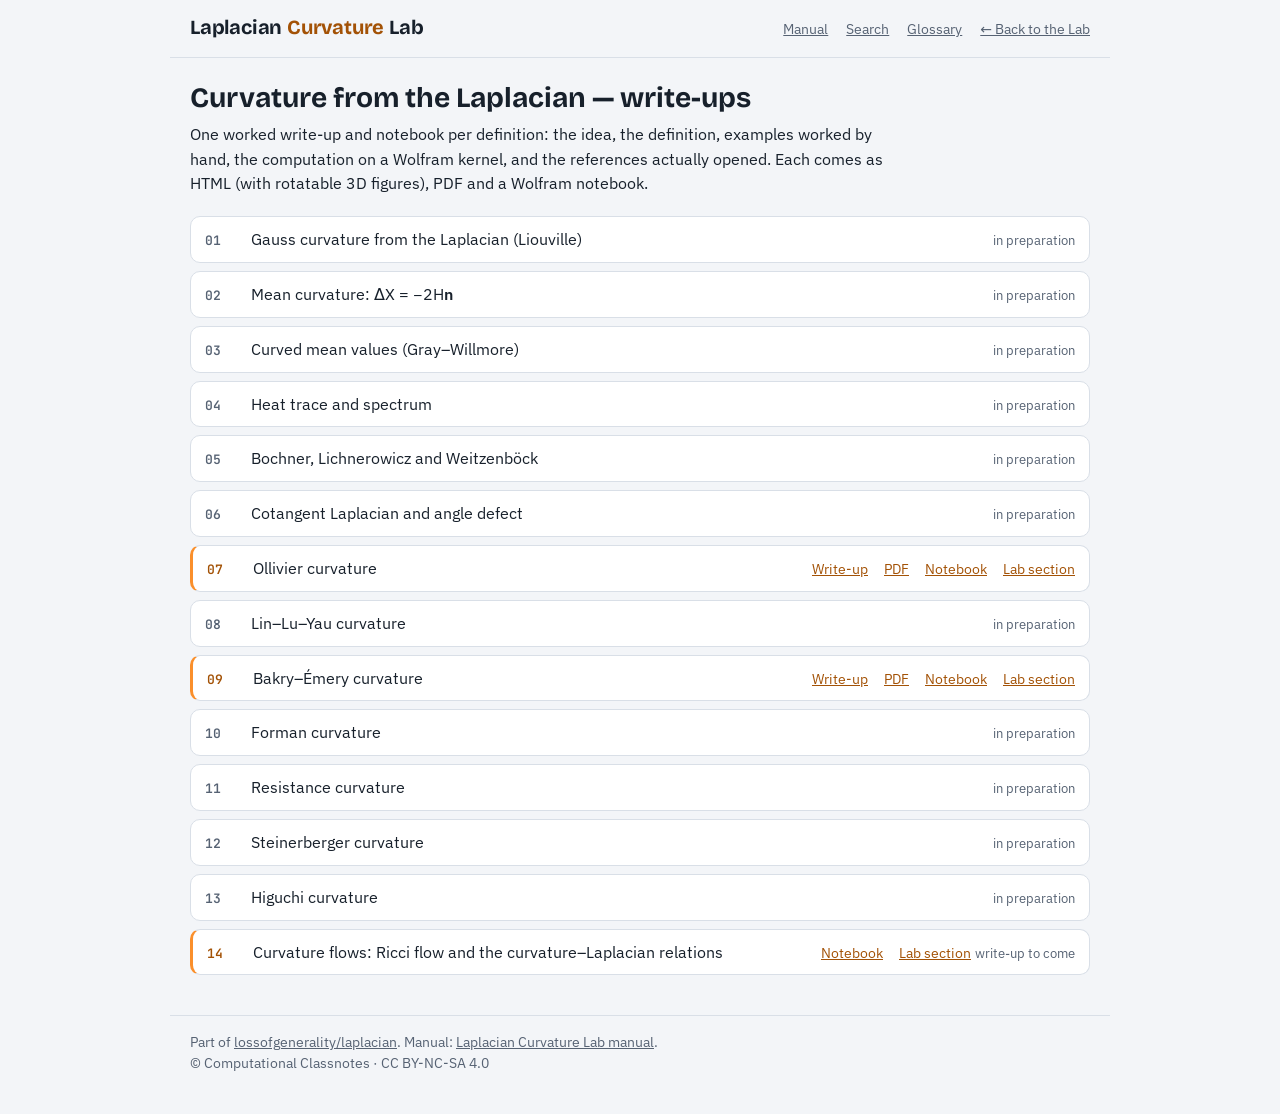
<file: docs/series/index.html>
<!DOCTYPE html>
<html lang="en"><head><meta charset="utf-8"><meta name="viewport" content="width=device-width, initial-scale=1">
<title>Curvature from the Laplacian — write-ups · Computational Classnotes</title>
<link rel="stylesheet" href="../../brand/ccn-tokens.css">
<style>
body{margin:0;background:var(--ccn-page);color:var(--ccn-ink);font:16px/1.55 var(--ccn-f-body)}
.top{display:flex;flex-wrap:wrap;gap:6px 18px;align-items:baseline;max-width:900px;margin:0 auto;padding:16px 20px;border-bottom:1px solid var(--ccn-line)}
.wm{font:700 20px/1.1 var(--ccn-f-display);letter-spacing:-.01em;white-space:nowrap;color:inherit;text-decoration:none} .wm b{color:var(--ccn-orange-ink)}
.top a.l{color:var(--ccn-soft);font-size:14px;margin-left:auto} .top a.l+a.l{margin-left:0}
main{max-width:900px;margin:0 auto;padding:24px 20px 40px}
h1{font:700 clamp(24px,2.4vw,28px)/1.15 var(--ccn-f-display);margin:0 0 8px}
p.lede{max-width:72ch;margin:0 0 20px}
ol{list-style:none;margin:0;padding:0;display:grid;gap:8px}
li{display:grid;grid-template-columns:34px 1fr auto;gap:12px;align-items:baseline;padding:10px 14px;background:var(--ccn-panel);border:1px solid var(--ccn-line);border-radius:10px}
li.on{border-left:3px solid var(--ccn-orange)}
.n{font:600 13px var(--ccn-f-mono);color:var(--ccn-soft)} li.on .n{color:var(--ccn-orange-ink)}
.l a{color:var(--ccn-orange-ink);margin-left:12px;font-size:14px} .soon{color:var(--ccn-soft);font-size:13px}
@media (max-width:640px){li{grid-template-columns:28px 1fr} .l{grid-column:2} .l a:first-child{margin-left:0}}
footer{max-width:900px;margin:0 auto;padding:16px 20px 40px;color:var(--ccn-soft);font-size:13.5px;border-top:1px solid var(--ccn-line)} footer a{color:inherit}
</style></head><body>
<div class="top"><a class="wm" href="../../lab/Laplacian_Curvature_Lab.html">Laplacian <b>Curvature</b> Lab</a><a class="l" href="../../manual.html">Manual</a><a class="l" href="../../search.html">Search</a><a class="l" href="../glossary.html">Glossary</a><a class="l" href="../../lab/Laplacian_Curvature_Lab.html">← Back to the Lab</a></div>
<main>
<h1>Curvature from the Laplacian — write-ups</h1>
<p class="lede">One worked write-up and notebook per definition: the idea, the definition, examples worked by hand, the computation on a Wolfram kernel, and the references actually opened. Each comes as HTML (with rotatable 3D figures), PDF and a Wolfram notebook.</p>
<ol>
<li><span class="n">01</span><span class="t">Gauss curvature from the Laplacian (Liouville)</span><span class="l soon">in preparation</span></li>
<li><span class="n">02</span><span class="t">Mean curvature: ΔX = −2H<b>n</b></span><span class="l soon">in preparation</span></li>
<li><span class="n">03</span><span class="t">Curved mean values (Gray–Willmore)</span><span class="l soon">in preparation</span></li>
<li><span class="n">04</span><span class="t">Heat trace and spectrum</span><span class="l soon">in preparation</span></li>
<li><span class="n">05</span><span class="t">Bochner, Lichnerowicz and Weitzenböck</span><span class="l soon">in preparation</span></li>
<li><span class="n">06</span><span class="t">Cotangent Laplacian and angle defect</span><span class="l soon">in preparation</span></li>
<li class="on"><span class="n">07</span><span class="t">Ollivier curvature</span><span class="l"><a href="07-ollivier.html">Write-up</a> <a href="07-ollivier.pdf">PDF</a> <a href="../../notebooks/series/07-Ollivier.nb" download>Notebook</a> <a href="../../lab/Laplacian_Curvature_Lab.html#ollivier">Lab section</a></span></li>
<li><span class="n">08</span><span class="t">Lin–Lu–Yau curvature</span><span class="l soon">in preparation</span></li>
<li class="on"><span class="n">09</span><span class="t">Bakry–Émery curvature</span><span class="l"><a href="09-bakry-emery.html">Write-up</a> <a href="09-bakry-emery.pdf">PDF</a> <a href="../../notebooks/series/09-Bakry-Emery.nb" download>Notebook</a> <a href="../../lab/Laplacian_Curvature_Lab.html#graphs">Lab section</a></span></li>
<li><span class="n">10</span><span class="t">Forman curvature</span><span class="l soon">in preparation</span></li>
<li><span class="n">11</span><span class="t">Resistance curvature</span><span class="l soon">in preparation</span></li>
<li><span class="n">12</span><span class="t">Steinerberger curvature</span><span class="l soon">in preparation</span></li>
<li><span class="n">13</span><span class="t">Higuchi curvature</span><span class="l soon">in preparation</span></li>
<li class="on"><span class="n">14</span><span class="t">Curvature flows: Ricci flow and the curvature–Laplacian relations</span><span class="l"><a href="../../notebooks/series/14-Ricci-Flow.nb" download>Notebook</a> <a href="../../lab/Laplacian_Curvature_Lab.html#ricci">Lab section</a> <span class="soon">write-up to come</span></span></li>
</ol>
</main>
<footer>Part of <a href="https://github.com/lossofgenerality/laplacian">lossofgenerality/laplacian</a>. Manual: <a href="../../manual.html">Laplacian Curvature Lab manual</a>.<br>© Computational Classnotes · CC BY-NC-SA 4.0</footer>
</body></html>
</file>
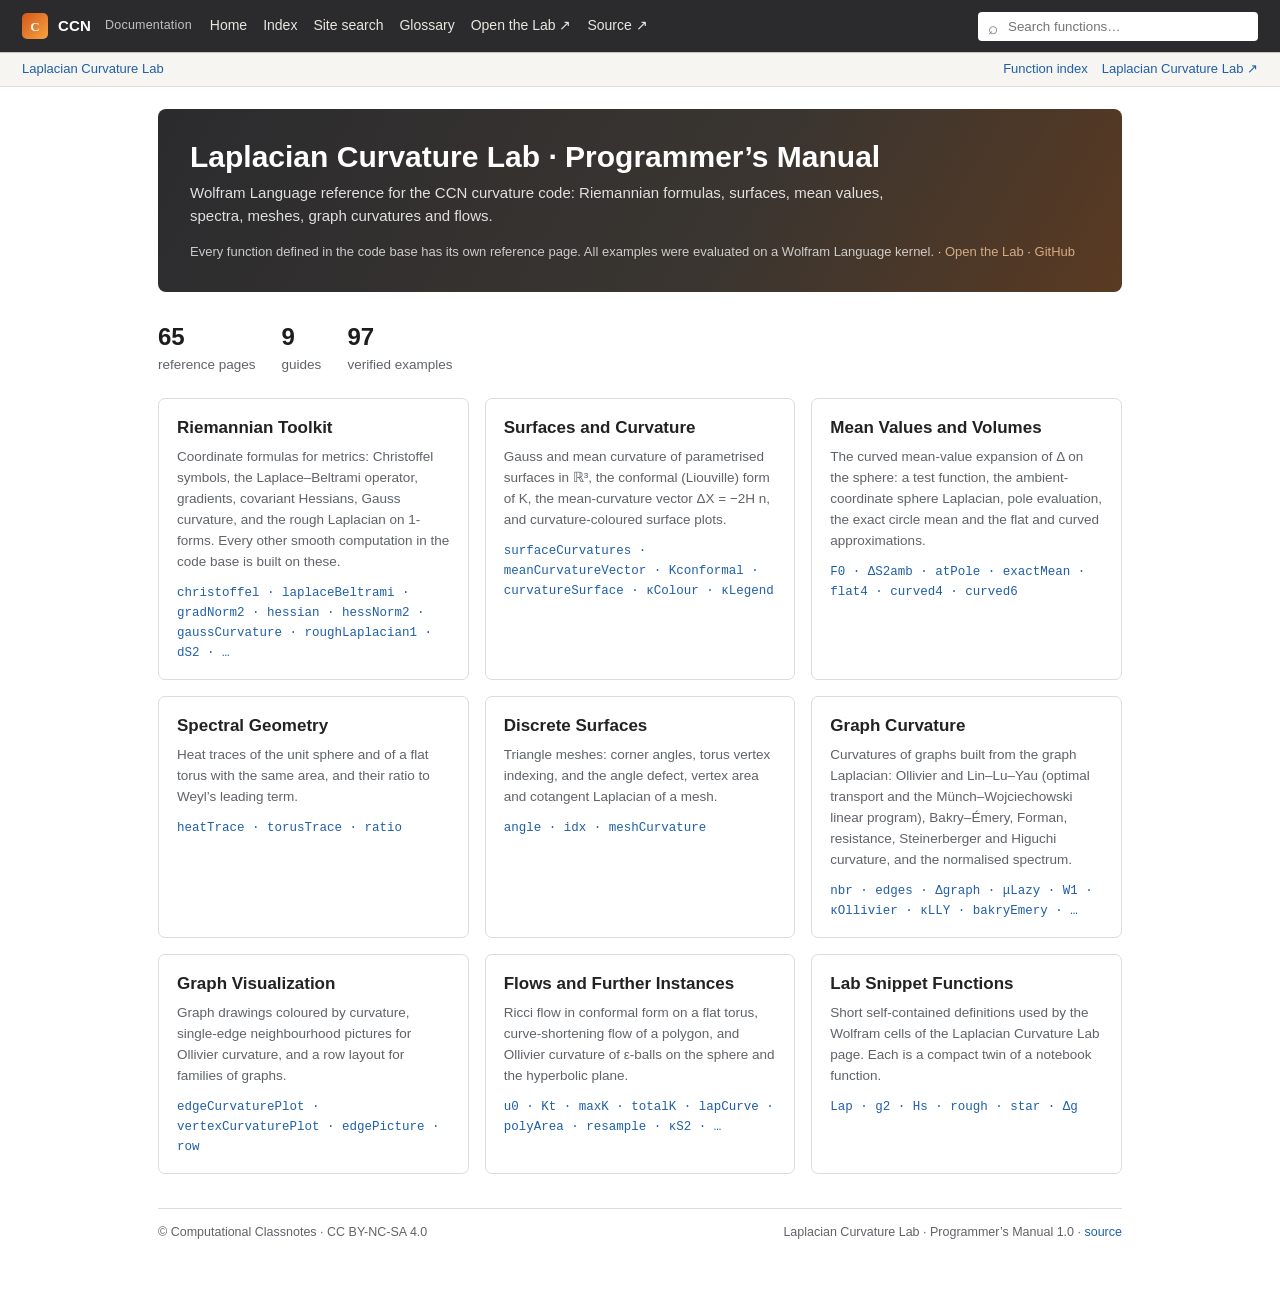
<file: manual.html>
<!DOCTYPE html>
<html lang="en">
<head>
<meta charset="utf-8">
<meta name="viewport" content="width=device-width, initial-scale=1">
<title>Laplacian Curvature Lab — Programmer’s Manual</title>
<style>
:root{--ink:#1d1d1f;--muted:#5f6368;--paper:#ffffff;--wash:#f6f5f2;--rule:#dedcd6;--accent:#d4561c;--accent2:#f7a440;--link:#1f5fa8;--code:#fbfaf7;--codeink:#20242a;--in:#9a3f12;--out:#5f6368;--head:#2b2b2e}
*{box-sizing:border-box}
html,body{margin:0;background:var(--paper);color:var(--ink);font:15px/1.55 "Source Sans 3","Segoe UI",Helvetica,Arial,sans-serif}
a{color:var(--link);text-decoration:none}a:hover{text-decoration:underline}
code,pre,.mono{font-family:"Source Code Pro",Menlo,Consolas,"DejaVu Sans Mono",monospace}
header.top{position:sticky;top:0;z-index:10;background:var(--head);color:#fff;display:flex;align-items:center;gap:18px;padding:0 22px;height:52px;box-shadow:0 1px 0 rgba(0,0,0,.2)}
header.top .logo{display:flex;align-items:center;gap:10px;color:#fff;font-weight:600;letter-spacing:.2px;white-space:nowrap}
header.top .logo .mark{width:26px;height:26px;border-radius:5px;background:linear-gradient(135deg,var(--accent),var(--accent2));display:grid;place-items:center;font:700 13px/1 Georgia,serif;color:#fff}
header.top .logo small{font-weight:400;opacity:.7;margin-left:4px}
header.top nav{display:flex;gap:16px;font-size:14px}
header.top nav a{color:#e9e6df}
header.top .search{margin-left:auto;position:relative}
header.top input{width:280px;border:0;border-radius:4px;padding:7px 10px 7px 30px;font:14px inherit;background:#fff;color:var(--ink)}
header.top .search:before{content:"⌕";position:absolute;left:10px;top:4px;color:#777;font-size:17px}
#results{position:absolute;right:0;top:38px;width:420px;max-height:60vh;overflow:auto;background:#fff;color:var(--ink);border:1px solid var(--rule);border-radius:6px;box-shadow:0 8px 28px rgba(0,0,0,.18);display:none}
#results a{display:block;padding:7px 12px;border-bottom:1px solid #f0eee9;color:var(--ink)}#results a:hover,#results a.on{background:#fdf1e8;text-decoration:none}
#results b{font-family:"Source Code Pro",Menlo,monospace;color:var(--accent)}#results span{display:block;font-size:12.5px;color:var(--muted);white-space:nowrap;overflow:hidden;text-overflow:ellipsis}
.crumbs{background:var(--wash);border-bottom:1px solid var(--rule);font-size:13px;color:var(--muted);padding:7px 22px;display:flex;gap:6px;align-items:center;flex-wrap:wrap}
.crumbs .sep{opacity:.5}
.crumbs .right{margin-left:auto;display:flex;gap:14px}
main{max-width:1020px;margin:0 auto;padding:22px 28px 60px}
.reftype{display:flex;align-items:center;gap:12px;margin:6px 0 2px}
.tag{font:600 11px/1 "Source Sans 3",Arial,sans-serif;letter-spacing:1.6px;text-transform:uppercase;color:var(--accent);border:1px solid var(--accent);padding:4px 7px;border-radius:3px}
.tag.snip{color:#7a4bb0;border-color:#7a4bb0}.tag.api{color:#1f7a58;border-color:#1f7a58}.tag.val{color:#1f5fa8;border-color:#1f5fa8}
h1.sym{font:600 38px/1.15 "Source Code Pro",Menlo,monospace;margin:8px 0 14px;color:#111;word-break:break-all}
.usage{border-top:2px solid var(--accent);border-bottom:1px solid var(--rule);margin:0 0 18px}
.usage .row{display:grid;grid-template-columns:minmax(220px,auto) 1fr;gap:22px;padding:13px 4px;border-bottom:1px solid #eeece7}
.usage .row:last-child{border-bottom:0}
.usage .tpl{font-family:"Source Code Pro",Menlo,monospace;font-size:15px;white-space:nowrap}
.usage .tpl b{font-weight:700}.usage .tpl i{font-family:Georgia,"Times New Roman",serif;font-style:italic;font-size:16px;color:#333}
.usage .txt{color:#333}
details.sec{border-top:1px solid var(--rule);margin:0}
details.sec>summary{list-style:none;cursor:pointer;padding:12px 4px;font:600 19px/1.3 "Source Sans 3",Arial,sans-serif;color:#222;display:flex;align-items:center;gap:10px}
details.sec>summary::-webkit-details-marker{display:none}
details.sec>summary:before{content:"";width:0;height:0;border-left:7px solid var(--accent);border-top:5px solid transparent;border-bottom:5px solid transparent;transition:transform .15s}
details.sec[open]>summary:before{transform:rotate(90deg)}
details.sec>summary .n{font-weight:400;color:var(--muted);font-size:15px}
.detail-list{margin:0 0 16px 22px;padding:0}
.detail-list li{margin:7px 0;padding-left:6px}
details.sub{margin:0 0 6px 18px}
details.sub>summary{list-style:none;cursor:pointer;padding:8px 0;font:600 16px "Source Sans 3",Arial,sans-serif;color:#333;display:flex;gap:9px;align-items:center}
details.sub>summary::-webkit-details-marker{display:none}
details.sub>summary:before{content:"";border-left:6px solid #999;border-top:4px solid transparent;border-bottom:4px solid transparent;transition:transform .15s}
details.sub[open]>summary:before{transform:rotate(90deg)}
details.sub>summary .n{font-weight:400;color:var(--muted);font-size:14px}
.cell{display:grid;grid-template-columns:76px 1fr;gap:0 10px;margin:6px 0 14px 4px}
.cell .lab{font:italic 12.5px/1.9 Georgia,serif;color:var(--in);text-align:right;padding-top:6px;white-space:nowrap}
.cell .lab.o{color:var(--out)}
.cell pre{margin:0;padding:8px 12px;background:var(--code);border:1px solid #ecebe6;border-radius:4px;font-size:13.6px;line-height:1.55;white-space:pre-wrap;word-break:break-word;color:var(--codeink);position:relative}
.cell pre.in{border-left:3px solid var(--accent2)}
.cell pre.out{background:#fff;border-color:#f0efea}
.cell .img{padding:6px 0}.cell .img img{max-width:100%;border:1px solid #f0efea;border-radius:4px;background:#fff}
.copy{position:absolute;right:6px;top:5px;font:11px "Source Sans 3",Arial;background:#fff;border:1px solid var(--rule);color:var(--muted);border-radius:3px;padding:1px 7px;cursor:pointer;opacity:0;transition:opacity .15s}
pre:hover .copy{opacity:1}
pre .fn{color:var(--link);font-weight:600}pre .str{color:#1d7a4a}pre .cmt{color:#8a8a8a;font-style:italic}pre .num{color:#7a3fb0}
.src pre{margin:4px 0 16px;padding:12px 14px;background:#2a2b2f;color:#eee9df;border-radius:5px;font-size:13px;line-height:1.55;white-space:pre-wrap;word-break:break-word}
.src pre .fn{color:#ffb36b}.src pre .str{color:#a8d98a}.src pre .cmt{color:#9a9a9a}.src pre .num{color:#d4b3ff}
.src .note{font-size:13px;color:var(--muted);margin:0 0 4px}
.hand-steps{margin:2px 0 18px 4px;padding:12px 18px 12px 40px;background:#fff8f1;border:1px solid #f3dcc6;border-left:4px solid var(--accent2);border-radius:6px;counter-reset:none}
.hand-steps li{margin:7px 0;padding-left:4px;font-size:15px;line-height:1.6}
.hand-steps li::marker{color:var(--accent);font-weight:600}
.outref{font:italic 13px Georgia,serif;color:var(--in);white-space:nowrap}
.see{display:flex;flex-wrap:wrap;gap:6px 18px;margin:4px 0 18px 4px;font-family:"Source Code Pro",Menlo,monospace;font-size:14px}
.see a:after{content:"";}
.hist{margin:4px 0 18px 4px;color:#444}
.guides{margin:4px 0 18px 4px}
footer{border-top:1px solid var(--rule);margin-top:34px;padding-top:14px;font-size:12.5px;color:var(--muted);display:flex;justify-content:space-between;flex-wrap:wrap;gap:8px}
/* home & guide */
.hero{background:linear-gradient(120deg,#2b2b2e 0%,#3a3530 60%,#5a3a22 100%);color:#fff;border-radius:8px;padding:30px 32px;margin:0 0 26px}
.hero h1{margin:0 0 6px;font:600 30px/1.2 "Source Sans 3",Arial,sans-serif}
.hero p{margin:0;opacity:.85;max-width:720px}
.hero .meta{margin-top:14px;font-size:13px;opacity:.75}
.hero .meta a{color:#ffd2a8}
.tiles{display:grid;grid-template-columns:repeat(auto-fill,minmax(290px,1fr));gap:16px}
.tile{border:1px solid var(--rule);border-radius:7px;padding:16px 18px;background:#fff;transition:box-shadow .15s,border-color .15s;display:block;color:var(--ink)}
.tile:hover{border-color:var(--accent2);box-shadow:0 4px 16px rgba(212,86,28,.12);text-decoration:none}
.tile h3{margin:0 0 6px;font-size:17px;color:#222}
.tile p{margin:0 0 10px;font-size:13.5px;color:var(--muted)}
.tile .fns{font:12.5px/1.6 "Source Code Pro",Menlo,monospace;color:var(--link)}
.gtitle{font:600 32px/1.2 "Source Sans 3",Arial,sans-serif;margin:8px 0 8px}
.gdesc{color:#333;max-width:820px;margin:0 0 18px}
.glist{border-top:2px solid var(--accent)}
.glist .r{display:grid;grid-template-columns:230px 1fr;gap:18px;padding:9px 4px;border-bottom:1px solid #eeece7}
.glist .r a{font-family:"Source Code Pro",Menlo,monospace;font-weight:600}
.glist .r span{color:#444;font-size:14px}
.idx h2{font:600 20px "Source Sans 3",Arial;border-bottom:1px solid var(--rule);margin:22px 0 8px;padding-bottom:4px;color:var(--accent)}
.idx .cols{columns:3 240px;column-gap:28px}
.idx .cols a{display:block;font-family:"Source Code Pro",Menlo,monospace;font-size:14px;padding:2px 0;break-inside:avoid}
.idx .cols a small{font-family:"Source Sans 3",Arial;color:var(--muted);font-size:12px;margin-left:6px}
.stats{display:flex;gap:26px;margin:0 0 22px;color:var(--muted);font-size:13.5px}
.stats b{display:block;font-size:24px;color:var(--ink)}
/* CCN: always-visible scrollbars (macOS/iPadOS hide overlay scrollbars) + tab-strip arrows */::-webkit-scrollbar{width:11px;height:11px}::-webkit-scrollbar-track{background:rgba(127,127,127,.12);border-radius:8px}::-webkit-scrollbar-thumb{background:rgba(127,127,127,.55);border-radius:8px;border:2px solid transparent;background-clip:padding-box}::-webkit-scrollbar-thumb:hover{background:rgba(212,86,28,.75);background-clip:padding-box}*{scrollbar-width:auto;scrollbar-color:rgba(127,127,127,.6) rgba(127,127,127,.12)}.hs-wrap{position:relative;display:flex;align-items:stretch;min-width:0}.hs-wrap>.hs-strip{flex:1 1 auto;min-width:0}.hs-btn{flex:none;width:30px;border:1px solid rgba(127,127,127,.35);background:inherit;color:inherit;font:600 18px/1 system-ui,sans-serif;cursor:pointer;border-radius:6px;margin:2px 3px 10px;opacity:.85}.hs-btn:hover{opacity:1;border-color:#d4561c;color:#d4561c}.hs-btn[disabled]{opacity:.25;cursor:default}.hs-wrap:not(.hs-over)>.hs-btn{display:none}.hs-wrap:not(.hs-over){display:contents}.hs-bar{position:relative;height:14px;margin:4px 0 8px;border-radius:7px;background:rgba(127,127,127,.18);box-shadow:inset 0 0 0 1px rgba(127,127,127,.35);cursor:pointer;user-select:none;-webkit-user-select:none;touch-action:none}.hs-bar[hidden]{display:none!important}.hs-thumb{position:absolute;top:2px;bottom:2px;left:0;min-width:36px;border-radius:5px;background:#fa8f2b;cursor:grab}.hs-thumb:hover,.hs-bar.drag .hs-thumb{background:#d4701a}.hs-bar.drag .hs-thumb{cursor:grabbing}.hs-nonative{scrollbar-width:none}.hs-nonative::-webkit-scrollbar{height:0;display:none}.hs-box{min-width:0;max-width:100%}.hs-bar.hs-top{margin:0 0 6px}
@media (max-width:720px){header.top input{width:150px}header.top nav{display:none}.usage .row,.glist .r{grid-template-columns:1fr;gap:4px}.cell{grid-template-columns:1fr}.cell .lab{text-align:left;padding:0}#results{width:300px}h1.sym{font-size:28px}}
@media print{header.top,.crumbs .right,.copy{display:none}details.sec,details.sub{display:block}}
</style>
</head>
<body>
<header class="top">
  <a class="logo" href="#/"><span class="mark">C</span><span id="brandname"></span><small>Documentation</small></a>
  <nav><a href="#/">Home</a><a href="#/index">Index</a><a href="https://lossofgenerality.github.io/laplacian/search.html">Site search</a><a href="https://lossofgenerality.github.io/laplacian/docs/glossary.html">Glossary</a><a id="lablink" target="_blank" rel="noopener">Open the Lab ↗</a><a id="repolink" target="_blank" rel="noopener">Source ↗</a></nav>
  <div class="search"><input id="q" placeholder="Search functions…" autocomplete="off" spellcheck="false"><div id="results"></div></div>
</header>
<div class="crumbs" id="crumbs"></div>
<main id="main"></main>
<script id="data" type="application/json">{"title": "Laplacian Curvature Lab", "subtitle": "Wolfram Language reference for the CCN curvature code: Riemannian formulas, surfaces, mean values, spectra, meshes, graph curvatures and flows.", "repo": "https://github.com/lossofgenerality/laplacian", "site": "https://lossofgenerality.github.io/laplacian/", "lab": "https://lossofgenerality.github.io/laplacian/lab/Laplacian_Curvature_Lab.html", "intro": "", "labname": "Laplacian Curvature Lab", "guides": [{"id": "riemannian", "title": "Riemannian Toolkit", "desc": "Coordinate formulas for metrics: Christoffel symbols, the Laplace–Beltrami operator, gradients, covariant Hessians, Gauss curvature, and the rough Laplacian on 1-forms. Every other smooth computation in the code base is built on these.", "fns": ["christoffel", "laplaceBeltrami", "gradNorm2", "hessian", "hessNorm2", "gaussCurvature", "roughLaplacian1", "dS2", "star1"]}, {"id": "surfaces", "title": "Surfaces and Curvature", "desc": "Gauss and mean curvature of parametrised surfaces in ℝ³, the conformal (Liouville) form of K, the mean-curvature vector ΔX = −2H n, and curvature-coloured surface plots.", "fns": ["surfaceCurvatures", "meanCurvatureVector", "Kconformal", "curvatureSurface", "κColour", "κLegend"]}, {"id": "means", "title": "Mean Values and Volumes", "desc": "The curved mean-value expansion of Δ on the sphere: a test function, the ambient-coordinate sphere Laplacian, pole evaluation, the exact circle mean and the flat and curved approximations.", "fns": ["F0", "ΔS2amb", "atPole", "exactMean", "flat4", "curved4", "curved6"]}, {"id": "spectral", "title": "Spectral Geometry", "desc": "Heat traces of the unit sphere and of a flat torus with the same area, and their ratio to Weyl’s leading term.", "fns": ["heatTrace", "torusTrace", "ratio"]}, {"id": "mesh", "title": "Discrete Surfaces", "desc": "Triangle meshes: corner angles, torus vertex indexing, and the angle defect, vertex area and cotangent Laplacian of a mesh.", "fns": ["angle", "idx", "meshCurvature"]}, {"id": "graphs", "title": "Graph Curvature", "desc": "Curvatures of graphs built from the graph Laplacian: Ollivier and Lin–Lu–Yau (optimal transport and the Münch–Wojciechowski linear program), Bakry–Émery, Forman, resistance, Steinerberger and Higuchi curvature, and the normalised spectrum.", "fns": ["nbr", "edges", "Δgraph", "μLazy", "W1", "κOllivier", "κLLY", "bakryEmery", "forman", "formanAug", "resistance", "pNode", "steinerberger", "higuchiVertex", "higuchiTotal", "normLap", "spec", "Lpc"]}, {"id": "graphviz", "title": "Graph Visualization", "desc": "Graph drawings coloured by curvature, single-edge neighbourhood pictures for Ollivier curvature, and a row layout for families of graphs.", "fns": ["edgeCurvaturePlot", "vertexCurvaturePlot", "edgePicture", "row"]}, {"id": "flows", "title": "Flows and Further Instances", "desc": "Ricci flow in conformal form on a flat torus, curve-shortening flow of a polygon, and Ollivier curvature of ε-balls on the sphere and the hyperbolic plane.", "fns": ["u0", "Kt", "maxK", "totalK", "lapCurve", "polyArea", "resample", "κS2", "κH2"]}, {"id": "snippets", "title": "Lab Snippet Functions", "desc": "Short self-contained definitions used by the Wolfram cells of the Laplacian Curvature Lab page. Each is a compact twin of a notebook function.", "fns": ["Lap", "g2", "Hs", "rough", "star", "Δg"]}], "pages": {"christoffel": {"name": "christoffel", "slug": "christoffel", "guide": "riemannian", "defined": "Notebook §1", "kind": "Function", "usage": [["christoffel[g, 𝓍]", "gives the Christoffel symbols Γⁱⱼₖ of the metric matrix g in coordinates 𝓍, as a nested list indexed [[i, j, k]]."]], "details": ["Γⁱⱼₖ = ½ Σₗ gⁱˡ (∂ⱼ gₗₖ + ∂ₖ gₗⱼ − ∂ₗ gⱼₖ); the result is symmetric in j and k.", "g is an n×n symmetric matrix of expressions in the coordinate list 𝓍 of length n.", "The result is simplified with Simplify."], "examples": {"Basic Examples": [{"in": "gS2 = {{1, 0}, {0, Sin[θ]^2}}; 𝓍S2 = {θ, φ};\nchristoffel[gS2, 𝓍S2]", "out": "{{{0, 0}, {0, -(Cos[θ]*Sin[θ])}}, {{0, Cot[θ]}, {Cot[θ], 0}}}"}], "Scope": [{"in": "christoffel[{{1, 0}, {0, r^2}}, {r, ϑ}]", "out": "{{{0, 0}, {0, -r}}, {{0, r^(-1)}, {r^(-1), 0}}}"}], "Properties & Relations": [{"in": "With[{Γ = christoffel[gS2, 𝓍S2]}, Table[Γ[[i, j, k]] - Γ[[i, k, j]], {i, 2}, {j, 2}, {k, 2}]]", "out": "{{{0, 0}, {0, 0}}, {{0, 0}, {0, 0}}}"}]}, "see": ["hessian", "gaussCurvature", "laplaceBeltrami", "roughLaplacian1"], "source": "christoffel[g_, 𝓍_] := Module[{gi = Inverse[g], n = Length[𝓍]},\n  Table[1/2 Sum[gi[[i, l]] (D[g[[l, j]], 𝓍[[k]]] + D[g[[l, k]], 𝓍[[j]]] - D[g[[j, k]], 𝓍[[l]]]), {l, n}],\n   {i, n}, {j, n}, {k, n}] // Simplify];", "hand": ["On the unit sphere g = diag(1, sin²θ), so the only non-constant entry is g_{φφ} = sin²θ, with ∂_{θ} g_{φφ} = 2 sin θ cos θ.", "Γ^θ_{φφ} = ½ g^{θθ}(−∂_{θ} g_{φφ}) = −sin θ cos θ.", "Γ^φ_{θφ} = Γ^φ_{φθ} = ½ g^{φφ} ∂_{θ} g_{φφ} = ½ · (1/sin²θ) · 2 sin θ cos θ = cot θ.", "Every other symbol contains a derivative of a constant entry, so it is 0.", "Result: Γ^θ = {{0, 0}, {0, −sin θ cos θ}} and Γ^φ = {{0, cot θ}, {cot θ, 0}} — Out[1]."]}, "laplaceBeltrami": {"name": "laplaceBeltrami", "slug": "laplaceBeltrami", "guide": "riemannian", "defined": "Notebook §1", "kind": "Function", "usage": [["laplaceBeltrami[g, 𝓍][u]", "gives the Laplace–Beltrami operator Δu = (1/√det g) Σ ∂ᵢ(√det g gⁱʲ ∂ⱼu) of u for the metric g in coordinates 𝓍."]], "details": ["laplaceBeltrami[g, 𝓍] is an operator: apply it to an expression, or map it over a list.", "The sign convention is the analyst’s: Δ = div grad, so Δ ≤ 0 on a closed manifold.", "The result is not simplified; wrap it in Simplify when needed."], "examples": {"Basic Examples": [{"in": "gS2 = {{1, 0}, {0, Sin[θ]^2}}; 𝓍S2 = {θ, φ};\nSimplify[laplaceBeltrami[gS2, 𝓍S2][Cos[θ]]]", "out": "-2*Cos[θ]"}], "Scope": [{"in": "Simplify[laplaceBeltrami[{{1, 0}, {0, 1}}, {x, y}][x^2 y]]", "out": "2*y"}, {"in": "gS2 = {{1, 0}, {0, Sin[θ]^2}}; 𝓍S2 = {θ, φ};\nSimplify[laplaceBeltrami[gS2, 𝓍S2][θ]]", "out": "Cot[θ]"}], "Properties & Relations": [{"in": "Simplify[laplaceBeltrami[{{1, 0}, {0, 1}}, {x, y}][F[x, y]] == Laplacian[F[x, y], {x, y}]]", "out": "True"}]}, "see": ["gradNorm2", "hessian", "meanCurvatureVector", "Lap"], "source": "laplaceBeltrami[g_, 𝓍_][u_] := Module[{gi = Inverse[g], s = Sqrt[Det[g]], n = Length[𝓍]},\n  1/s Sum[D[s gi[[i, j]] D[u, 𝓍[[j]]], 𝓍[[i]]], {i, n}, {j, n}]];", "hand": ["On the unit sphere √det g = sin θ and g^{θθ} = 1, g^{φφ} = 1/sin²θ, so Δu = (1/sin θ) ∂_{θ}(sin θ ∂_{θ}u) + (1/sin²θ) ∂²_{φ}u.", "For u = cos θ: ∂_{θ}u = −sin θ, so sin θ ∂_{θ}u = −sin²θ.", "∂_{θ}(−sin²θ) = −2 sin θ cos θ; divide by sin θ: −2 cos θ. The φ-term is 0.", "Δ cos θ = −2 cos θ: cos θ is a degree-1 spherical harmonic, eigenvalue −l(l + 1) = −2 — Out[1]."]}, "gradNorm2": {"name": "gradNorm2", "slug": "gradNorm2", "guide": "riemannian", "defined": "Notebook §1", "kind": "Function", "usage": [["gradNorm2[g, 𝓍][u]", "gives |∇u|² = Σ gⁱʲ ∂ᵢu ∂ⱼu for the metric g in coordinates 𝓍."]], "details": ["Used in the Bochner formula ½Δ|∇f|² = |Hess f|² + ⟨∇f, ∇Δf⟩ + Ric(∇f, ∇f)."], "examples": {"Basic Examples": [{"in": "gS2 = {{1, 0}, {0, Sin[θ]^2}}; 𝓍S2 = {θ, φ};\ngradNorm2[gS2, 𝓍S2][Sin[θ] Cos[φ]]", "out": "Cos[θ]^2*Cos[φ]^2 + Sin[φ]^2"}]}, "see": ["hessNorm2", "laplaceBeltrami", "g2"], "source": "gradNorm2[g_, 𝓍_][u_] := With[{gi = Inverse[g]}, Sum[gi[[i, j]] D[u, 𝓍[[i]]] D[u, 𝓍[[j]]], {i, Length[𝓍]}, {j, Length[𝓍]}]];", "hand": ["|∇u|² = (∂_{θ}u)² + (∂_{φ}u)²/sin²θ on the unit sphere.", "For u = sin θ cos φ: ∂_{θ}u = cos θ cos φ and ∂_{φ}u = −sin θ sin φ.", "|∇u|² = cos²θ cos²φ + sin²θ sin²φ/sin²θ = cos²θ cos²φ + sin²φ — Out[1]."]}, "hessian": {"name": "hessian", "slug": "hessian", "guide": "riemannian", "defined": "Notebook §1", "kind": "Function", "usage": [["hessian[g, 𝓍][u]", "gives the covariant Hessian ∇ᵢ∇ⱼu = ∂ᵢ∂ⱼu − Σ Γᵏᵢⱼ ∂ₖu as a matrix."]], "details": ["The trace with the inverse metric, Tr[g⁻¹·hessian], is the Laplace–Beltrami operator."], "examples": {"Basic Examples": [{"in": "gS2 = {{1, 0}, {0, Sin[θ]^2}}; 𝓍S2 = {θ, φ};\nSimplify[hessian[gS2, 𝓍S2][Cos[θ]]]", "out": "{{-Cos[θ], 0}, {0, -(Cos[θ]*Sin[θ]^2)}}"}], "Properties & Relations": [{"in": "gS2 = {{1, 0}, {0, Sin[θ]^2}}; 𝓍S2 = {θ, φ};\nSimplify[Tr[Inverse[gS2] . hessian[gS2, 𝓍S2][F[θ, φ]]] - laplaceBeltrami[gS2, 𝓍S2][F[θ, φ]]]", "out": "0"}]}, "see": ["christoffel", "hessNorm2", "laplaceBeltrami", "Hs"], "source": "hessian[g_, 𝓍_][u_] := With[{Γ = christoffel[g, 𝓍], n = Length[𝓍]},\n  Table[D[u, 𝓍[[i]], 𝓍[[j]]] - Sum[Γ[[k, i, j]] D[u, 𝓍[[k]]], {k, n}], {i, n}, {j, n}]];", "hand": ["∇_{i}∇_{j}u = ∂_{i}∂_{j}u − Γ^k_{ij} ∂_{k}u, with the sphere’s symbols from christoffel.", "u = cos θ: ∂_{θ}u = −sin θ, ∂_{φ}u = 0, ∂²_{θ}u = −cos θ.", "H_{θθ} = −cos θ (Γ^k_{θθ} = 0). H_{θφ} = −Γ^φ_{θφ} ∂_{φ}u = 0.", "H_{φφ} = 0 − Γ^θ_{φφ} ∂_{θ}u = −(−sin θ cos θ)(−sin θ) = −sin²θ cos θ.", "Hess cos θ = {{−cos θ, 0}, {0, −cos θ sin²θ}} — Out[1]; its trace with g⁻¹ is −2 cos θ = Δ cos θ."]}, "hessNorm2": {"name": "hessNorm2", "slug": "hessNorm2", "guide": "riemannian", "defined": "Notebook §1", "kind": "Function", "usage": [["hessNorm2[g, 𝓍][u]", "gives |Hess u|² = Tr[g⁻¹ H g⁻¹ H] with H the covariant Hessian of u."]], "details": ["The squared Hessian term of the Bochner formula."], "examples": {"Basic Examples": [{"in": "gS2 = {{1, 0}, {0, Sin[θ]^2}}; 𝓍S2 = {θ, φ};\nSimplify[hessNorm2[gS2, 𝓍S2][Cos[θ]]]", "out": "2*Cos[θ]^2"}]}, "see": ["hessian", "gradNorm2"], "source": "hessNorm2[g_, 𝓍_][u_] := With[{gi = Inverse[g], H = hessian[g, 𝓍][u]}, Tr[gi . H . gi . H]];", "hand": ["With H from hessian, |H|² = Tr[g⁻¹ H g⁻¹ H] = (H_{θθ})² + (H_{φφ})²/sin⁴θ.", "= cos²θ + (cos θ sin²θ)²/sin⁴θ = cos²θ + cos²θ.", "|Hess cos θ|² = 2 cos²θ — Out[1]."]}, "gaussCurvature": {"name": "gaussCurvature", "slug": "gaussCurvature", "guide": "riemannian", "defined": "Notebook §1", "kind": "Function", "usage": [["gaussCurvature[g, 𝓍]", "gives the Gauss curvature of a two-dimensional metric g in coordinates 𝓍, from the Riemann tensor: K = R₁₂₁₂ / det g."]], "details": ["g must be 2×2. For embedded surfaces see surfaceCurvatures; for conformal metrics see Kconformal."], "examples": {"Basic Examples": [{"in": "gS2 = {{1, 0}, {0, Sin[θ]^2}}; 𝓍S2 = {θ, φ};\ngaussCurvature[gS2, 𝓍S2]", "out": "1"}], "Scope": [{"in": "gaussCurvature[{{1, 0}, {0, Sinh[r]^2}}, {r, φ}]", "out": "-1"}, {"in": "gaussCurvature[{{(2 + Cos[v])^2, 0}, {0, 1}}, {u, v}]", "out": "Cos[v]/(2 + Cos[v])"}], "Properties & Relations": [{"in": "Simplify[Kconformal[w[x, y]] - gaussCurvature[Exp[2 w[x, y]] IdentityMatrix[2], {x, y}]]", "out": "0"}]}, "see": ["Kconformal", "surfaceCurvatures", "christoffel"], "source": "gaussCurvature[g_, 𝓍_] := Module[{Γ = christoffel[g, 𝓍], R},\n  R[i_, j_, k_, l_] := D[Γ[[i, j, l]], 𝓍[[k]]] - D[Γ[[i, j, k]], 𝓍[[l]]] +\n     Sum[Γ[[i, k, m]] Γ[[m, j, l]] - Γ[[i, l, m]] Γ[[m, j, k]], {m, 2}];\n  Simplify[Sum[g[[1, i]] R[i, 2, 1, 2], {i, 2}]/Det[g]]];", "hand": ["For a metric dθ² + G(θ) dφ², the Gauss curvature is K = −(√G)″/√G.", "Sphere: √G = sin θ, (sin θ)″ = −sin θ, so K = 1 — Out[1].", "Hyperbolic plane: √G = sinh r, (sinh r)″ = sinh r, so K = −1 — Out[2].", "Torus (coordinates u, v; the roles swap): g = (2 + cos v)² du² + dv², √E = 2 + cos v, K = −(√E)_{vv}/√E = cos v/(2 + cos v) — Out[3]."]}, "roughLaplacian1": {"name": "roughLaplacian1", "slug": "roughLaplacian1", "guide": "riemannian", "defined": "Notebook §10.1", "kind": "Function", "usage": [["roughLaplacian1[g, 𝓍][ω]", "gives the rough (connection) Laplacian ∇*∇ω = −gʲᵏ ∇ₖ∇ⱼ ω of the 1-form ω, given as its list of components."]], "details": ["Second covariant derivatives are built from christoffel.", "With the Hodge Laplacian it verifies the Weitzenböck identity Δ_{Hodge} = ∇*∇ + Ric."], "examples": {"Basic Examples": [{"in": "gS2 = {{1, 0}, {0, Sin[θ]^2}}; 𝓍S2 = {θ, φ};\nSimplify[roughLaplacian1[gS2, 𝓍S2][{0, Sin[θ]^2}]]", "out": "{0, Sin[θ]^2}"}], "Properties & Relations": [{"in": "gS2 = {{1, 0}, {0, Sin[θ]^2}}; 𝓍S2 = {θ, φ};\nWith[{ΔS2 = laplaceBeltrami[gS2, 𝓍S2]}, Simplify[dS2[-ΔS2[F[θ, φ]]] + star1[dS2[-ΔS2[H[θ, φ]]]] - (roughLaplacian1[gS2, 𝓍S2][dS2[F[θ, φ]] + star1[dS2[H[θ, φ]]]] + dS2[F[θ, φ]] + star1[dS2[H[θ, φ]]])]]", "out": "{0, 0}"}]}, "see": ["dS2", "star1", "christoffel", "rough"], "source": "roughLaplacian1[g_, 𝓍_][ω_] := Module[{Γ = christoffel[g, 𝓍], gi = Inverse[g], n = Length[𝓍], T, TT},\n  T = Table[D[ω[[i]], 𝓍[[j]]] - Sum[Γ[[k, i, j]] ω[[k]], {k, n}], {i, n}, {j, n}];\n  TT = Table[D[T[[i, j]], 𝓍[[k]]] - Sum[Γ[[m, k, i]] T[[m, j]] + Γ[[m, k, j]] T[[i, m]], {m, n}], {i, n}, {j, n}, {k, n}];\n  Table[-Sum[gi[[j, k]] TT[[i, j, k]], {j, n}, {k, n}], {i, n}]];", "hand": ["ω = sin²θ dφ is ⋆d(−cos θ): d(−cos θ) = sin θ dθ and ⋆dθ = sin θ dφ.", "−cos θ is an l = 1 harmonic, so the Hodge Laplacian (positive convention) gives Δ_{H}ω = l(l + 1) ω = 2ω.", "Weitzenböck on S² (Ric = 1): Δ_{H}ω = ∇*∇ω + ω, so ∇*∇ω = 2ω − ω = ω.", "∇*∇ (sin²θ dφ) = sin²θ dφ, i.e. {0, sin²θ} — Out[1]."]}, "dS2": {"name": "dS2", "slug": "dS2", "guide": "riemannian", "defined": "Notebook §10.1", "kind": "Function", "usage": [["dS2[h]", "gives the differential dh of a function h(θ, φ) on S² as its covector {∂θh, ∂φh}."]], "details": ["Defined for the coordinates θ, φ of the unit sphere."], "examples": {"Basic Examples": [{"in": "dS2[Sin[θ] Cos[φ]]", "out": "{Cos[θ]*Cos[φ], -(Sin[θ]*Sin[φ])}"}]}, "see": ["star1", "roughLaplacian1"], "source": "dS2[h_] := {D[h, θ], D[h, φ]};", "hand": ["dh = ∂_{θ}h dθ + ∂_{φ}h dφ.", "h = sin θ cos φ: ∂_{θ}h = cos θ cos φ, ∂_{φ}h = −sin θ sin φ.", "dh = {cos θ cos φ, −sin θ sin φ} — Out[1]."]}, "star1": {"name": "star1", "slug": "star1", "guide": "riemannian", "defined": "Notebook §10.1", "kind": "Function", "usage": [["star1[{a, b}]", "gives the Hodge star of the 1-form a dθ + b dφ on the unit sphere: {−b/sin θ, a sin θ}."]], "details": ["Every 1-form on S² is df + ⋆dh, because S² has no harmonic 1-forms.", "Applying star1 twice gives −1, as for any 1-form in two dimensions."], "examples": {"Basic Examples": [{"in": "star1[{1, 0}]", "out": "{0, Sin[θ]}"}], "Properties & Relations": [{"in": "Simplify[star1[star1[{a, b}]]]", "out": "{-a, -b}"}]}, "see": ["dS2", "roughLaplacian1", "star"], "source": "star1[{a_, b_}] := {-b/Sin[θ], a Sin[θ]};", "hand": ["The area form of the unit sphere is sin θ dθ ∧ dφ, and ⋆ rotates a covector by 90° in the metric.", "⋆dθ = sin θ dφ and ⋆dφ = −dθ/sin θ, so ⋆(a dθ + b dφ) = −(b/sin θ) dθ + a sin θ dφ.", "a = 1, b = 0 gives {0, sin θ} — Out[1]; applying ⋆ again gives {−1, 0} = −dθ, so ⋆⋆ = −1."]}, "surfaceCurvatures": {"name": "surfaceCurvatures", "slug": "surfaceCurvatures", "guide": "surfaces", "defined": "Notebook §1.1", "kind": "Function", "usage": [["surfaceCurvatures[pos, 𝓍]", "gives an Association with the Gauss curvature \"K\", mean curvature \"H\" and area element \"dA\" of the surface pos(u, v) ⊂ ℝ³ in parameters 𝓍."]], "details": ["Uses the first fundamental form E, F, G and the second L, M, N: K = (LN − M²)/(EG − F²), H = (EN − 2FM + GL)/(2(EG − F²)).", "The sign of H follows the normal Xᵤ × Xᵥ; the sign of K does not depend on it."], "examples": {"Basic Examples": [{"in": "torusPos = {(2 + Cos[v]) Cos[u], (2 + Cos[v]) Sin[u], Sin[v]};\nsurfaceCurvatures[torusPos, {u, v}]", "out": "<|\"K\" -> Cos[v]/(2 + Cos[v]), \"H\" -> -((1 + Cos[v])/Sqrt[(2 + Cos[v])^2]), \"dA\" -> Sqrt[(2 + Cos[v])^2]|>"}], "Scope": [{"in": "surfaceCurvatures[{Sech[v] Cos[u], Sech[v] Sin[u], v - Tanh[v]}, {u, v}][\"K\"]", "out": "-1"}, {"in": "surfaceCurvatures[{u, v, u^2 - v^2}, {u, v}][\"K\"]", "out": "-4/(1 + 4*u^2 + 4*v^2)^2"}], "Properties & Relations": [{"in": "torusPos = {(2 + Cos[v]) Cos[u], (2 + Cos[v]) Sin[u], Sin[v]};\nWith[{t = surfaceCurvatures[torusPos, {u, v}]}, Integrate[Simplify[t[\"K\"] t[\"dA\"], 0 < v < 2 π], {u, 0, 2 π}, {v, 0, 2 π}]]", "out": "0"}]}, "see": ["meanCurvatureVector", "gaussCurvature", "curvatureSurface"], "source": "surfaceCurvatures[pos_, 𝓍_] := Module[{Xu, Xv, nn, E1, F1, G1, L1, M1, N1},\n  Xu = D[pos, 𝓍[[1]]]; Xv = D[pos, 𝓍[[2]]];\n  nn = Cross[Xu, Xv]/Sqrt[Cross[Xu, Xv] . Cross[Xu, Xv]];\n  {E1, F1, G1} = {Xu . Xu, Xu . Xv, Xv . Xv};\n  {L1, M1, N1} = {D[pos, 𝓍[[1]], 𝓍[[1]]] . nn, D[pos, 𝓍[[1]], 𝓍[[2]]] . nn, D[pos, 𝓍[[2]], 𝓍[[2]]] . nn};\n  <|\"K\" -> Simplify[(L1 N1 - M1^2)/(E1 G1 - F1^2)],\n    \"H\" -> Simplify[(E1 N1 - 2 F1 M1 + G1 L1)/(2 (E1 G1 - F1^2))],\n    \"dA\" -> Simplify[Sqrt[E1 G1 - F1^2]]|>];", "hand": ["Torus X = ((2 + cos v) cos u, (2 + cos v) sin u, sin v): X_{u} has length 2 + cos v, X_{v} length 1, X_{u}·X_{v} = 0, so E = (2 + cos v)², F = 0, G = 1 and dA = 2 + cos v.", "With n = X_{u} × X_{v}/|…|, the second form is L = −cos v (2 + cos v), M = 0, N = −1.", "K = (LN − M²)/(EG − F²) = cos v (2 + cos v)/(2 + cos v)² = cos v/(2 + cos v).", "H = (EN + GL)/(2EG) = −((2 + cos v)² + cos v (2 + cos v))/(2(2 + cos v)²) = −(1 + cos v)/(2 + cos v) — Out[1] (the sign follows n)."]}, "meanCurvatureVector": {"name": "meanCurvatureVector", "slug": "meanCurvatureVector", "guide": "surfaces", "defined": "Notebook §3", "kind": "Function", "usage": [["meanCurvatureVector[pos, 𝓍]", "gives the mean curvature \"H\" from ΔX = −2H n and the \"tangential part\" of ΔX, which is zero."], ["meanCurvatureVector[pos, 𝓍, assum]", "simplifies under the extra assumptions assum."]], "details": ["ΔX is the Laplace–Beltrami operator of the induced metric applied to each coordinate of pos.", "A surface is minimal exactly when its coordinate functions are harmonic."], "examples": {"Basic Examples": [{"in": "meanCurvatureVector[{Cosh[v] Cos[u], Cosh[v] Sin[u], v}, {u, v}]", "out": "<|\"H\" -> 0, \"tangential part\" -> {0, 0}|>"}], "Scope": [{"in": "meanCurvatureVector[3 {Sin[θ] Cos[φ], Sin[θ] Sin[φ], Cos[θ]}, {θ, φ}, 0 < θ < π]", "out": "<|\"H\" -> 1/3, \"tangential part\" -> {0, 0}|>"}, {"in": "meanCurvatureVector[{(2 + Cos[v]) Cos[u], (2 + Cos[v]) Sin[u], Sin[v]}, {u, v}]", "out": "<|\"H\" -> (2*Cos[v/2]^2)/(2 + Cos[v]), \"tangential part\" -> {0, 0}|>"}]}, "see": ["surfaceCurvatures", "laplaceBeltrami"], "source": "meanCurvatureVector[pos_, 𝓍_, assum_ : True] := Module[{g, n, ΔX},\n  g = Simplify[Table[D[pos, 𝓍[[i]]] . D[pos, 𝓍[[j]]], {i, 2}, {j, 2}]];\n  ΔX = Simplify[laplaceBeltrami[g, 𝓍] /@ pos];\n  n = Simplify[Normalize[Cross[D[pos, 𝓍[[1]]], D[pos, 𝓍[[2]]]]], 𝓍 ∈ Reals && assum];\n  <|\"H\" -> Simplify[-ΔX . n/2, 𝓍 ∈ Reals && assum],\n    \"tangential part\" -> Simplify[{ΔX . D[pos, 𝓍[[1]]], ΔX . D[pos, 𝓍[[2]]]}]|>];", "hand": ["Catenoid X = (cosh v cos u, cosh v sin u, v): E = G = cosh²v, F = 0, a conformal metric.", "So ΔX = (X_{uu} + X_{vv})/cosh²v.", "X_{uu} = (−cosh v cos u, −cosh v sin u, 0) and X_{vv} = (cosh v cos u, cosh v sin u, 0): they cancel.", "ΔX = 0, hence H = 0: the catenoid is minimal — Out[1]."]}, "Kconformal": {"name": "Kconformal", "slug": "Kconformal", "guide": "surfaces", "defined": "Notebook §2", "kind": "Function", "usage": [["Kconformal[u]", "gives the Gauss curvature K = −e^{−2u} Δ₀u of the conformal metric e^{2u}(dx² + dy²), with u an expression in x and y."]], "details": ["Δ₀ is the flat Laplacian in x, y. For constant K this is Liouville’s equation.", "The same identity makes 2-D Ricci flow the heat equation ∂u/∂t = e^{−2u}Δ₀u = −K."], "examples": {"Basic Examples": [{"in": "Kconformal[Log[2/(1 + x^2 + y^2)]]", "out": "1"}], "Scope": [{"in": "Kconformal[Log[1/y]]", "out": "-1"}, {"in": "Kconformal[Log[2/(1 - x^2 - y^2)]]", "out": "-1"}]}, "see": ["gaussCurvature", "Kt"], "source": "Kconformal[u_] := Simplify[-Exp[-2 u] (D[u, {x, 2}] + D[u, {y, 2}])];", "hand": ["u = log 2 − log(1 + r²) with r² = x² + y².", "Δ₀ log(1 + r²) = 4/(1 + r²)², so Δ₀u = −4/(1 + r²)².", "e^{−2u} = (1 + r²)²/4.", "K = −e^{−2u} Δ₀u = 1: the stereographic metric is the round sphere — Out[1]."]}, "curvatureSurface": {"name": "curvatureSurface", "slug": "curvatureSurface", "guide": "surfaces", "defined": "Notebook §1.1", "kind": "Function", "usage": [["curvatureSurface[pos, {u, u0, u1}, {v, v0, v1}, κ, s, label]", "plots the surface pos coloured by the curvature expression κ on the scale ±s, titled label."], ["curvatureSurface[…, opts]", "passes options opts to ParametricPlot3D."]], "details": ["Colours come from κColour: blue negative, near-white zero, CCN orange positive.", "κ is an expression in the same parameters u, v as pos."], "examples": {"Basic Examples": [{"in": "torusPos = {(2 + Cos[v]) Cos[u], (2 + Cos[v]) Sin[u], Sin[v]};\ncurvatureSurface[torusPos, {u, 0, 2 π}, {v, 0, 2 π}, Cos[v]/(2 + Cos[v]), 1, \"Torus: K\"]", "img": "[data-uri]"}]}, "see": ["κColour", "κLegend", "surfaceCurvatures"], "source": "curvatureSurface[pos_, {u_, u0_, u1_}, {v_, v0_, v1_}, κ_, s_, label_, opts___] :=\n  ParametricPlot3D[pos, {u, u0, u1}, {v, v0, v1},\n   ColorFunction -> Function[{x, y, z, uu, vv}, κColour[κ /. {u -> uu, v -> vv}, s]], ColorFunctionScaling -> False,\n   Mesh -> 12, MeshStyle -> GrayLevel[0.5, 0.35], Lighting -> \"Neutral\", Boxed -> False, Axes -> False,\n   PlotPoints -> 40, PlotLabel -> Style[label, 11], opts];", "hand": ["The colour is κColour[K, 1] with K = cos v/(2 + cos v) from surfaceCurvatures.", "Outer equator v = 0: K = 1/3, light orange. Inner equator v = π: K = −1, full blue.", "Top and bottom circles v = ±π/2: K = 0, near-white — Out[1]."]}, "κColour": {"name": "κColour", "slug": "kappaColour", "guide": "surfaces", "defined": "Notebook §1.1", "kind": "Function", "usage": [["κColour[k, s]", "gives the curvature colour of the value k on the symmetric scale ±s."]], "details": ["Values are clipped to [−s, s]: −s is blue RGBColor[0.18, 0.36, 0.78], 0 is GrayLevel[0.96], +s is CCN orange RGBColor[0.98, 0.56, 0.17]."], "examples": {"Basic Examples": [{"in": "κColour[1, 1]", "out": "RGBColor[0.98, 0.56, 0.17]"}, {"in": "κColour[0, 1]", "out": "RGBColor[0.96, 0.96, 0.96]"}], "Possible Issues": [{"in": "κColour[5, 1] === κColour[1, 1]", "out": "True"}]}, "see": ["κLegend", "curvatureSurface", "edgeCurvaturePlot"], "source": "κColour[k_, s_] := Blend[{RGBColor[0.18, 0.36, 0.78], GrayLevel[0.96], RGBColor[0.98, 0.56, 0.17]}, (1 + Clip[k/s, {-1, 1}])/2];", "hand": ["The blend parameter is (1 + clip(k/s, −1, 1))/2.", "k = 1, s = 1: parameter 1, the last colour, CCN orange RGBColor[0.98, 0.56, 0.17] — Out[1].", "k = 0: parameter ½, the middle colour GrayLevel[0.96] — Out[2]. k = 5 is clipped to 1, so it equals Out[1] — the Possible Issues example."]}, "κLegend": {"name": "κLegend", "slug": "kappaLegend", "guide": "surfaces", "defined": "Notebook §1.1", "kind": "Function", "usage": [["κLegend[s, name]", "gives a BarLegend for the κColour scale from −s to s, labelled name."]], "details": ["Use with Legended to attach the scale to a plot."], "examples": {"Basic Examples": [{"in": "κLegend[1, \"K\"]", "img": "[data-uri]"}]}, "see": ["κColour", "curvatureSurface"], "source": "κLegend[s_, name_] := BarLegend[{κColour[#, s] &, {-s, s}}, LegendLabel -> name];", "hand": ["The legend samples κColour[t, s] for t from −s to s.", "s = 1: bottom −1 blue, middle 0 near-white, top +1 orange, labelled K — Out[1]."]}, "F0": {"name": "F0", "slug": "F0", "guide": "means", "defined": "Notebook §4", "kind": "Function", "usage": [["F0[{x, y, z}]", "gives the test function eˣ(1 + z)² + y z³ used for the curved mean-value checks on S²."]], "details": ["At the north pole f = 4, Δf = −4, Δ²f = −20 and Δ³f = 500. Δf ≠ 0 there, so the curvature term KΔf/96 is visible."], "examples": {"Basic Examples": [{"in": "F0[{0, 0, 1}]", "out": "4"}]}, "see": ["ΔS2amb", "atPole", "exactMean"], "source": "F0[{x_, y_, z_}] := Exp[x] (1 + z)^2 + y z^3;", "hand": ["F0(x, y, z) = eˣ(1 + z)² + y z³.", "At the north pole (0, 0, 1): e⁰ · 2² + 0 = 4 — Out[1]."]}, "ΔS2amb": {"name": "ΔS2amb", "slug": "DeltaS2amb", "guide": "means", "defined": "Notebook §4", "kind": "Function", "usage": [["ΔS2amb[h]", "gives the Laplacian on the unit sphere of a degree-0 homogeneous function h of x, y, z, as |X|² Δ_ℝ³ h."]], "details": ["Extend a function on S² by h(X/|X|); the result is again homogeneous of degree 0, so ΔS2amb can be iterated."], "examples": {"Basic Examples": [{"in": "ΔS2amb[z/Sqrt[x^2 + y^2 + z^2]] /. {x -> 0, y -> 0, z -> 1}", "out": "-2"}], "Properties & Relations": [{"in": "atPole /@ NestList[ΔS2amb, F0[{x, y, z}/Sqrt[x^2 + y^2 + z^2]], 3]", "out": "{4, -4, -20, 500}"}]}, "see": ["atPole", "F0", "laplaceBeltrami"], "source": "ΔS2amb[h_] := Simplify[(x^2 + y^2 + z^2) Laplacian[h, {x, y, z}]];", "hand": ["On the sphere z/|X| restricts to cos θ, a degree-1 harmonic: Δ cos θ = −2 cos θ.", "At the pole cos θ = 1, so the value is −2 — Out[1]."]}, "atPole": {"name": "atPole", "slug": "atPole", "guide": "means", "defined": "Notebook §4", "kind": "Function", "usage": [["atPole[h]", "evaluates h at the north pole x = 0, y = 0, z = 1."]], "details": [], "examples": {"Basic Examples": [{"in": "atPole[Exp[x] (1 + z)^2 + y z^3]", "out": "4"}]}, "see": ["ΔS2amb", "F0"], "source": "atPole[h_] := h /. {x -> 0, y -> 0, z -> 1};", "hand": ["Substitute x = 0, y = 0, z = 1 into eˣ(1 + z)² + y z³.", "1 · 4 + 0 = 4 — Out[1]."]}, "exactMean": {"name": "exactMean", "slug": "exactMean", "guide": "means", "defined": "Notebook §4.1", "kind": "Function", "usage": [["exactMean[r]", "gives the mean of F0 over the geodesic circle of colatitude r about the north pole, by numerical integration at 40-digit precision."]], "details": ["Used to measure the error of flat4, curved4 and curved6; their errors fall like r⁴, r⁶ and r⁸."], "examples": {"Basic Examples": [{"in": "N[exactMean[1/10], 20]", "out": "3.98996477989391672110586579497047896201"}], "Properties & Relations": [{"in": "N[Abs[exactMean[1/20] - {flat4[1/20], curved4[1/20], curved6[1/20]}], 3]", "out": "{2.573417227488*^-7, 3.07494391784859248048960156489*^-9, 1.22795715140751951039843511*^-12}"}]}, "see": ["flat4", "curved4", "curved6", "F0"], "source": "exactMean[r0_] := NIntegrate[F0[{Sin[r0] Cos[φ], Sin[r0] Sin[φ], Cos[r0]}], {φ, 0, 2 π}, WorkingPrecision -> 40, PrecisionGoal -> 30]/(2 π);", "hand": ["The curved expansion gives mean ≈ f + r²Δf/4 + r⁴(Δ²f/64 + KΔf/96) with f = 4, Δf = −4, Δ²f = −20, K = 1.", "r = 1/10: 4 − 0.01 − (5/16 + 1/24) · 10⁻⁴ = 4 − 0.01 − 0.0000354 = 3.9899646.", "The r⁶ term adds 63/320 · 10⁻⁶ ≈ 2 × 10⁻⁷: 3.9899648 — Out[1] (3.98996478…)."]}, "flat4": {"name": "flat4", "slug": "flat4", "guide": "means", "defined": "Notebook §4.1", "kind": "Function", "usage": [["flat4[r]", "gives the flat-space circle-mean approximation f + r²Δf/4 + r⁴Δ²f/64 at the pole, with the pole values p0, d1, d2."]], "details": ["Missing the curvature term, its error is of order r⁴."], "examples": {"Basic Examples": [{"in": "flat4[r]", "out": "4 - r^2 - (5*r^4)/16"}]}, "see": ["curved4", "curved6", "exactMean"], "source": "flat4[r_] := p0 + r^2/4 d1 + r^4 d2/64;", "hand": ["f + r²Δf/4 + r⁴Δ²f/64 with f = 4, Δf = −4, Δ²f = −20.", "= 4 − r² − 20r⁴/64 = 4 − r² − 5r⁴/16 — Out[1]."]}, "curved4": {"name": "curved4", "slug": "curved4", "guide": "means", "defined": "Notebook §4.1", "kind": "Function", "usage": [["curved4[r]", "gives flat4[r] plus the curvature term r⁴KΔf/96 (K = 1 on the unit sphere)."]], "details": ["Its error is of order r⁶."], "examples": {"Basic Examples": [{"in": "curved4[r]", "out": "4 - r^2 - (17*r^4)/48"}]}, "see": ["flat4", "curved6"], "source": "curved4[r_] := flat4[r] + r^4 d1/96;", "hand": ["Add the curvature term r⁴ K Δf/96 = r⁴ · (−4)/96 = −r⁴/24 to flat4.", "−5/16 − 1/24 = −15/48 − 2/48 = −17/48: 4 − r² − 17r⁴/48 — Out[1]."]}, "curved6": {"name": "curved6", "slug": "curved6", "guide": "means", "defined": "Notebook §4.1", "kind": "Function", "usage": [["curved6[r]", "gives curved4[r] plus the r⁶ terms Δ³f/2304 + KΔ²f/1152 + K²Δf/1440."]], "details": ["Its error is of order r⁸. The coefficients are verified exactly against the Legendre series of P_l(cos r)."], "examples": {"Basic Examples": [{"in": "curved6[r]", "out": "4 - r^2 - (17*r^4)/48 + (63*r^6)/320"}]}, "see": ["curved4", "exactMean"], "source": "curved6[r_] := curved4[r] + r^6 (d3/2304 + d2/1152 + d1/1440);", "hand": ["r⁶ coefficient: Δ³f/2304 + KΔ²f/1152 + K²Δf/1440 with Δ³f = 500, Δ²f = −20, Δf = −4.", "Over 11520: 2500 − 200 − 32 = 2268, and 2268/11520 = 63/320.", "4 − r² − 17r⁴/48 + 63r⁶/320 — Out[1]."]}, "heatTrace": {"name": "heatTrace", "slug": "heatTrace", "guide": "spectral", "defined": "Notebook §5", "kind": "Function", "usage": [["heatTrace[t]", "gives the heat trace Σ (2l + 1) e^{−l(l+1)t} of the unit sphere, summed to l = 2000."]], "details": ["t must be numeric. t·heatTrace[t] → 1 + t/3 + t²/15 as t → 0 (McKean–Singer)."], "examples": {"Basic Examples": [{"in": "0.01 heatTrace[0.01]", "out": "1.003340012730275"}], "Properties & Relations": [{"in": "{0.01 heatTrace[0.01], 1 + 0.01/3 + 0.01^2/15}", "out": "{1.003340012730275, 1.0033400000000001}"}]}, "see": ["torusTrace", "ratio"], "source": "heatTrace[t_?NumericQ] := Sum[(2 j + 1) Exp[-j (j + 1) t], {j, 0, 2000}];", "hand": ["McKean–Singer on the unit sphere (area 4π, K = 1): t · Tr e^{tΔ} = 1 + t/3 + t²/15 + O(t³).", "t = 0.01: 1 + 0.0033333 + 0.0000067 = 1.0033400 — Out[1] (1.00334001…)."]}, "torusTrace": {"name": "torusTrace", "slug": "torusTrace", "guide": "spectral", "defined": "Notebook §5.1", "kind": "Function", "usage": [["torusTrace[t]", "gives the heat trace of the flat square torus of side L0 = 2√π (area 4π), as θ₃(0, e^{−(2π/L0)² t})²."]], "details": ["Same area as the unit sphere, zero curvature: its ratio to Weyl’s term stays 1."], "examples": {"Basic Examples": [{"in": "0.01 torusTrace[0.01]/π", "out": "0.3183098861837906"}]}, "see": ["heatTrace", "ratio"], "source": "torusTrace[t_?NumericQ] := EllipticTheta[3, 0, Exp[-(2 π/L0)^2 t]]^2;", "hand": ["A flat square torus of side L₀ = 2√π has area 4π, the same as the unit sphere, and K = 0.", "So Weyl’s term is exact to all orders: Tr e^{tΔ} ≈ Area/(4πt) = 1/t = 100 at t = 0.01.", "0.01 · 100/π = 1/π = 0.31831 — Out[1]."]}, "ratio": {"name": "ratio", "slug": "ratio", "guide": "spectral", "defined": "Notebook §5.1", "kind": "Function", "usage": [["ratio[tr, t]", "gives the heat trace tr[t] divided by Weyl’s leading term Area/(4πt) for area 4π."]], "details": [], "examples": {"Basic Examples": [{"in": "{ratio[heatTrace, 0.1], ratio[torusTrace, 0.1]}", "out": "{1.034013028019415, 1.0000000000000908}"}]}, "see": ["heatTrace", "torusTrace"], "source": "ratio[tr_, t_] := tr[t]/((4 π)/(4 π t));", "hand": ["Sphere: ratio = t · Tr e^{tΔ} ≈ 1 + t/3 + t²/15; at t = 0.1 this is 1 + 0.03333 + 0.00067 = 1.0340.", "Flat torus: no curvature correction, ratio 1.0000.", "{1.0340, 1.0000} — Out[1]."]}, "angle": {"name": "angle", "slug": "angle", "guide": "mesh", "defined": "Notebook §7", "kind": "Function", "usage": [["angle[i, j, k]", "gives the angle at vertex i of the triangle (i, j, k) of the global vertex list P."]], "details": ["Defined for the sphere mesh of Section 7; meshCurvature has its own local version."], "examples": {"Basic Examples": [{"in": "P = {{0, 0, 0}, {1, 0, 0}, {0, 1, 0}}; angle[1, 2, 3]", "out": "Pi/2"}]}, "see": ["meshCurvature"], "source": "angle[i_, j_, k_] := VectorAngle[P[[j]] - P[[i]], P[[k]] - P[[i]]];", "hand": ["At vertex 1 = (0, 0, 0) the edges go to (1, 0, 0) and (0, 1, 0).", "Their dot product is 0, so the angle is π/2 — Out[1]."]}, "idx": {"name": "idx", "slug": "idx", "guide": "mesh", "defined": "Notebook §7.1", "kind": "Function", "usage": [["idx[i, j]", "gives the 1-based vertex number of grid point (i, j) of the nu × nvv torus mesh, with wrap-around."]], "details": [], "examples": {"Basic Examples": [{"in": "{nu, nvv} = {40, 20}; {idx[0, 0], idx[1, 0], idx[40, 21]}", "out": "{1, 21, 2}"}]}, "see": ["meshCurvature"], "source": "idx[i_, j_] := Mod[i, nu] nvv + Mod[j, nvv] + 1;", "hand": ["idx[i, j] = (i mod nu) · nvv + (j mod nvv) + 1 with nu = 40, nvv = 20.", "idx[0, 0] = 1; idx[1, 0] = 20 + 1 = 21; idx[40, 21] wraps to (0, 1) and gives 2 — Out[1]."]}, "meshCurvature": {"name": "meshCurvature", "slug": "meshCurvature", "guide": "mesh", "defined": "Notebook §7.1", "kind": "Function", "usage": [["meshCurvature[P, T]", "gives an Association with the angle \"defect\", the vertex \"area\" and the cotangent Laplacian \"ΔX\" of the positions, for vertices P and triangles T."]], "details": ["The angle defect of vertex i is 2π − (sum of the corner angles of the triangles meeting at i): how far the angles fall short of a flat 2π. A cube corner has defect 2π − 3·π/2 = π/2.", "defect/area approximates the Gauss curvature K; the defects of a closed mesh sum to exactly 2πχ, where χ = V − E + F is the Euler characteristic.", "\"ΔX\" approximates −2H n (Meyer–Desbrun–Schröder–Barr)."], "examples": {"Basic Examples": [{"in": "mt = meshCurvature[PT, TT]; Chop[Total[mt[\"defect\"]], 10^-9]", "out": "0"}], "Scope": [{"in": "mt = meshCurvature[PT, TT]; Round[(mt[\"defect\"]/mt[\"area\"])[[{1, 6, 11}]], 0.001]", "out": "{0.335, 0., -0.984}"}]}, "see": ["angle", "idx", "surfaceCurvatures"], "source": "meshCurvature[P_, T_] := Module[{nv = Length[P], ang, def, Wm, Am},\n  ang[i_, j_, k_] := VectorAngle[P[[j]] - P[[i]], P[[k]] - P[[i]]];\n  def = ConstantArray[2. π, nv]; Wm = SparseArray[{}, {nv, nv}, 0.]; Am = ConstantArray[0., nv];\n  Do[Module[{a, b, c}, {a, b, c} = tri;\n    def[[a]] -= ang[a, b, c]; def[[b]] -= ang[b, c, a]; def[[c]] -= ang[c, a, b];\n    Wm[[b, c]] += Cot[ang[a, b, c]]/2; Wm[[c, b]] += Cot[ang[a, b, c]]/2;\n    Wm[[c, a]] += Cot[ang[b, c, a]]/2; Wm[[a, c]] += Cot[ang[b, c, a]]/2;\n    Wm[[a, b]] += Cot[ang[c, a, b]]/2; Wm[[b, a]] += Cot[ang[c, a, b]]/2;\n    Am[[{a, b, c}]] += Norm[Cross[P[[b]] - P[[a]], P[[c]] - P[[a]]]]/6], {tri, T}];\n  <|\"defect\" -> def, \"area\" -> Am, \"ΔX\" -> ((Wm - DiagonalMatrix[Total[Wm]]) . P)/Am|>];", "hand": ["Discrete Gauss–Bonnet: the angle defects of a closed mesh add up to exactly 2πχ.", "A torus has χ = V − E + F = 0, so Σ defect = 0 — Out[1].", "On the outer equator the smooth K is 1/3; defect/area there is 0.335 — Out[2]."]}, "nbr": {"name": "nbr", "slug": "nbr", "guide": "graphs", "defined": "Notebook §8.1", "kind": "Function", "usage": [["nbr[G, v]", "gives the neighbours of vertex v in the graph G."]], "details": [], "examples": {"Basic Examples": [{"in": "nbr[CycleGraph[6], 1]", "out": "{2, 6}"}]}, "see": ["edges", "Δgraph"], "source": "nbr[G_, v_] := AdjacencyList[G, v];", "hand": ["In CycleGraph[6] vertex 1 is joined to 2 and 6 — Out[1]."]}, "edges": {"name": "edges", "slug": "edges", "guide": "graphs", "defined": "Notebook §8.1", "kind": "Function", "usage": [["edges[G]", "gives the edges of G as pairs {a, b}."]], "details": [], "examples": {"Basic Examples": [{"in": "edges[CycleGraph[4]]", "out": "{{1, 2}, {1, 4}, {2, 3}, {3, 4}}"}]}, "see": ["nbr", "κLLY"], "source": "edges[G_] := List @@@ EdgeList[G];", "hand": ["CycleGraph[4] has the four edges 1–2, 1–4, 2–3, 3–4 — Out[1]."]}, "Δgraph": {"name": "Δgraph", "slug": "Deltagraph", "guide": "graphs", "defined": "Notebook §8.1", "kind": "Function", "usage": [["Δgraph[G, f][v]", "gives the random-walk Laplacian Δf(v) = mean of f over the neighbours of v − f(v)."]], "details": ["f is any function or Association of vertex values.", "This is the Laplacian used by κLLY and bakryEmery; its eigenvalues are minus those of normLap."], "examples": {"Basic Examples": [{"in": "Δgraph[CycleGraph[4], #^2 &][1]", "out": "9"}]}, "see": ["κLLY", "bakryEmery", "Δg"], "source": "Δgraph[G_, f_][v_] := Mean[f /@ nbr[G, v]] - f[v];", "hand": ["Δf(1) = mean of f over the neighbours of 1, minus f(1). In C₄ the neighbours of 1 are 2 and 4.", "f(v) = v²: (4 + 16)/2 − 1 = 9 — Out[1]."]}, "μLazy": {"name": "μLazy", "slug": "muLazy", "guide": "graphs", "defined": "Notebook §8.1", "kind": "Function", "usage": [["μLazy[G, x, α]", "gives the lazy random-walk measure at x: mass α at x and (1 − α)/deg x on each neighbour."]], "details": [], "examples": {"Basic Examples": [{"in": "μLazy[CycleGraph[6], 1, 1/2]", "out": "<|1 -> 1/2, 2 -> 1/4, 6 -> 1/4|>"}]}, "see": ["W1", "κOllivier"], "source": "μLazy[G_, x_, α_] := Merge[{<|x -> α|>, AssociationThread[nbr[G, x] -> (1 - α)/Length[nbr[G, x]]]}, Total];", "hand": ["α = ½ stays at vertex 1; the other ½ is split evenly over its two neighbours 2 and 6.", "<|1 → ½, 2 → ¼, 6 → ¼|> — Out[1]."]}, "W1": {"name": "W1", "slug": "W1", "guide": "graphs", "defined": "Notebook §8.1", "kind": "Function", "usage": [["W1[G, μ, ν]", "gives the Wasserstein-1 distance between the measures μ and ν (Associations vertex → mass) on G, by linear programming."]], "details": ["The ground metric is the graph distance."], "examples": {"Basic Examples": [{"in": "W1[CycleGraph[6], <|1 -> 1|>, <|4 -> 1|>]", "out": "3"}]}, "see": ["μLazy", "κOllivier"], "source": "W1[G_, μ_Association, ν_Association] := Module[{A = Keys[μ], B = Keys[ν], plan, vars},\n  vars = Flatten@Table[plan[a, b], {a, A}, {b, B}];\n  LinearOptimization[Sum[GraphDistance[G, a, b] plan[a, b], {a, A}, {b, B}],\n   Join[Table[Sum[plan[a, b], {b, B}] == μ[a], {a, A}], Table[Sum[plan[a, b], {a, A}] == ν[b], {b, B}], Thread[vars >= 0]],\n   vars, \"PrimalMinimumValue\"]];", "hand": ["Two point masses: the only plan moves all the mass from 1 to 4.", "In C₆ the distance from 1 to 4 is 3, so W₁ = 3 — Out[1]."]}, "κOllivier": {"name": "κOllivier", "slug": "kappaOllivier", "guide": "graphs", "defined": "Notebook §8.1", "kind": "Function", "usage": [["κOllivier[G, {x, y}, α]", "gives Ollivier’s curvature 1 − W₁(μₓ^α, μᵧ^α)/d(x, y) with laziness α."]], "details": ["α = 0 is the non-lazy curvature κ₀; 2κ_{1/2} equals the Lin–Lu–Yau curvature on every edge."], "examples": {"Basic Examples": [{"in": "κOllivier[CompleteGraph[5], {1, 2}, 0]", "out": "3/4"}], "Properties & Relations": [{"in": "With[{G = PetersenGraph[]}, {2 κOllivier[G, {1, 3}, 1/2], κLLY[G, {1, 3}]}]", "out": "{0, 0}"}]}, "see": ["κLLY", "W1", "μLazy"], "source": "κOllivier[G_, {x_, y_}, α_] := 1 - W1[G, μLazy[G, x, α], μLazy[G, y, α]];", "hand": ["In K₅ the walks at 1 and 2 share three common neighbours with mass ¼ each; only the ¼ on 2 must move to 1, a distance 1.", "The test function f = 1 at 2, 0 elsewhere shows W₁ ≥ ¼, so W₁ = ¼.", "κ₀ = 1 − ¼ = 3/4 — Out[1]."]}, "κLLY": {"name": "κLLY", "slug": "kappaLLY", "guide": "graphs", "defined": "Notebook §8.1", "kind": "Function", "usage": [["κLLY[G, {x, y}]", "gives the Lin–Lu–Yau curvature of the edge xy by the Münch–Wojciechowski formula κ = inf {∇ₓᵧΔf : f 1-Lipschitz, f(y) − f(x) = 1}."]], "details": ["A linear program over f on the union of the two neighbourhoods, with the graph distance as Lipschitz constraint.", "κ ≥ k > 0 on every edge implies λ₁ ≥ k for the normalised Laplacian."], "examples": {"Basic Examples": [{"in": "κLLY[HypercubeGraph[3], {1, 2}]", "out": "2/3"}], "Scope": [{"in": "κLLY[KaryTree[15, 2], #] & /@ {{2, 4}, {4, 8}}", "out": "{-2/3, 2/3}"}, {"in": "dumbbell = Graph[UndirectedEdge @@@ Join[List @@@ EdgeList[CompleteGraph[5]], (List @@@ EdgeList[CompleteGraph[5]]) + 7, {{5, 6}, {6, 7}, {7, 8}}]];\nκLLY[dumbbell, {6, 7}]", "out": "0"}], "Properties & Relations": [{"in": "With[{G = CompleteGraph[5]}, {κLLY[G, {1, 2}], spec[G][[2]]}]", "out": "{5/4, 1.2499999999999998}"}]}, "see": ["κOllivier", "bakryEmery", "spec"], "source": "κLLY[G_, {x_, y_}] := Module[{S, vars, f, cons, obj},\n  S = Union[{x, y}, nbr[G, x], nbr[G, y]];\n  vars = Table[Unique[\"f\"], {Length[S]}]; f = AssociationThread[S -> vars];\n  cons = Flatten[{f[y] - f[x] == 1, f[x] == 0,\n     Table[With[{d = GraphDistance[G, S[[i]], S[[j]]]}, {f[S[[i]]] - f[S[[j]]] <= d, f[S[[j]]] - f[S[[i]]] <= d}],\n      {i, Length[S]}, {j, i + 1, Length[S]}]}];\n  obj = Δgraph[G, f][x] - Δgraph[G, f][y];\n  LinearOptimization[obj, cons, vars, \"PrimalMinimumValue\"]];", "hand": ["Use κ_{LLY} = 2κ_{1/2} on an edge xy of Q₃: the ½-lazy walk puts ½ at home and ⅙ on each neighbour.", "m_{x} has ½ on x, ⅙ on y; m_{y} has ⅙ on x, ½ on y: move ⅓ from x to y (cost ⅓).", "The other two neighbours of x each sit next to one of the other neighbours of y (the cube’s squares): move ⅙ + ⅙ a distance 1 (cost ⅓).", "W₁ = 2/3, κ_{1/2} = 1/3, κ_{LLY} = 2/3 — Out[1]."]}, "bakryEmery": {"name": "bakryEmery", "slug": "bakryEmery", "guide": "graphs", "defined": "Notebook §8.2", "kind": "Function", "usage": [["bakryEmery[G, x]", "gives the Bakry–Émery curvature K∞ at vertex x: the largest K with Γ₂(f)(x) ≥ K Γ(f)(x) for all f, rounded down to 6 digits."]], "details": ["Γ is the carré du champ (“square of the field”), Γ(f) = ½(Δ(f²) − 2fΔf), which on a graph is ½ mean (f(y) − f(x))² over the neighbours y; Γ₂(f) = ½ΔΓ(f) − Γ(f, Δf) is the iterated carré du champ.", "Γ and Γ₂ are built from Δgraph on the 2-ball of x; K is found by bisection on the smallest eigenvalue of Γ₂ − KΓ.", "CD(K, ∞) implies λ₁ ≥ K."], "examples": {"Basic Examples": [{"in": "bakryEmery[CompleteGraph[5], 1]", "out": "0.875"}], "Scope": [{"in": "bakryEmery[#, 1] & /@ {CycleGraph[6], HypercubeGraph[3], PetersenGraph[]}", "out": "{0., 0.666666, -0.333334}"}]}, "see": ["κLLY", "Δgraph", "spec"], "source": "bakryEmery[G_, x_] := Module[{B2, F, ff, Γv, q1, q2, M1, M2, lo = -10., hi = 10., mid},\n  B2 = VertexList[NeighborhoodGraph[G, x, 2]];\n  F = Array[𝒻, Length[B2]]; ff = AssociationThread[B2 -> F];\n  Γv[v_] := 1/2 Mean[(ff[#] - ff[v])^2 & /@ nbr[G, v]];\n  q1 = Γv[x];\n  q2 = 1/2 (Mean[Γv /@ nbr[G, x]] - Γv[x]) -\n    1/2 Mean[(ff[#] - ff[x]) (Δgraph[G, ff][#] - Δgraph[G, ff][x]) & /@ nbr[G, x]];\n  M1 = D[q1, {F, 2}]/2; M2 = D[q2, {F, 2}]/2;\n  Do[mid = (lo + hi)/2; If[Min[Eigenvalues[N[M2 - mid M1]]] >= -10^-9, lo = mid, hi = mid], {60}];\n  N[Floor[lo 10^6]/10^6]];", "hand": ["Bakry–Émery asks for the largest K with Γ₂(f) ≥ K Γ(f) at x for every f. A single test function gives an upper bound.", "On C₆ take f(v) = v near x (a straight line). Then Δf = 0 at x and its neighbours, and Γ(f) = ½ on the 2-ball.", "Γ₂(f)(x) = ½ ΔΓ(f)(x) − Γ(f, Δf)(x) = 0 − 0 = 0 while Γ(f)(x) = ½, so K ≤ 0.", "The kernel’s bisection shows K = 0 is attained: bakryEmery[CycleGraph[6], 1] = 0 — the first value of Out[2]."]}, "forman": {"name": "forman", "slug": "forman", "guide": "graphs", "defined": "Notebook §8.3", "kind": "Function", "usage": [["forman[G, {x, y}]", "gives the Forman curvature 4 − deg x − deg y of the edge xy."]], "details": [], "examples": {"Basic Examples": [{"in": "forman[CompleteGraph[5], {1, 2}]", "out": "-4"}]}, "see": ["formanAug"], "source": "forman[G_, {x_, y_}] := 4 - VertexDegree[G, x] - VertexDegree[G, y];", "hand": ["Forman’s edge curvature is 4 − deg x − deg y.", "In K₅ both endpoints have degree 4: 4 − 4 − 4 = −4 — Out[1]."]}, "formanAug": {"name": "formanAug", "slug": "formanAug", "guide": "graphs", "defined": "Notebook §8.3", "kind": "Function", "usage": [["formanAug[G, {x, y}]", "gives the augmented Forman curvature 4 − deg x − deg y + 3·#triangles(xy)."]], "details": [], "examples": {"Basic Examples": [{"in": "formanAug[CompleteGraph[5], {1, 2}]", "out": "5"}]}, "see": ["forman"], "source": "formanAug[G_, {x_, y_}] := forman[G, {x, y}] + 3 Length[Intersection[nbr[G, x], nbr[G, y]]];", "hand": ["Each edge of K₅ lies in 3 triangles (one for each other vertex).", "4 − 4 − 4 + 3 · 3 = 5 — Out[1]."]}, "resistance": {"name": "resistance", "slug": "resistance", "guide": "graphs", "defined": "Notebook §8.4", "kind": "Function", "usage": [["resistance[G]", "gives the matrix of effective resistances ωᵢⱼ = L⁺ᵢᵢ + L⁺ⱼⱼ − 2L⁺ᵢⱼ, with L the Kirchhoff matrix."]], "details": ["Foster’s theorem: the resistances of the edges sum to n − 1."], "examples": {"Basic Examples": [{"in": "Round[resistance[CycleGraph[4]], 0.001]", "out": "{{0., 0.75, 1., 0.75}, {0.75, 0., 0.75, 1.}, {1., 0.75, 0., 0.75}, {0.75, 1., 0.75, 0.}}"}], "Properties & Relations": [{"in": "With[{G = PetersenGraph[]}, Chop[Total[resistance[G][[#1, #2]] & @@@ edges[G]]]]", "out": "9.000000000000002"}]}, "see": ["pNode", "steinerberger"], "source": "resistance[G_] := Module[{Lp = PseudoInverse[N@KirchhoffMatrix[G]], n = VertexCount[G]},\n  Table[Lp[[i, i]] + Lp[[j, j]] - 2 Lp[[i, j]], {i, n}, {j, n}]];", "hand": ["In C₄ two adjacent vertices are joined by a path of resistance 1 and a parallel path of resistance 3: 1 · 3/(1 + 3) = 3/4.", "Opposite vertices: two parallel paths of resistance 2: 2 · 2/4 = 1.", "Rows {0, 0.75, 1, 0.75}, … — Out[1]."]}, "pNode": {"name": "pNode", "slug": "pNode", "guide": "graphs", "defined": "Notebook §8.4", "kind": "Function", "usage": [["pNode[G]", "gives the resistance node curvatures pᵢ = 1 − ½ Σⱼ∼ᵢ ωᵢⱼ."]], "details": ["They always sum to 1: a discrete Gauss–Bonnet theorem."], "examples": {"Basic Examples": [{"in": "Round[pNode[CycleGraph[6]], 0.001]", "out": "{0.167, 0.167, 0.167, 0.167, 0.167, 0.167}"}], "Properties & Relations": [{"in": "dumbbell = Graph[UndirectedEdge @@@ Join[List @@@ EdgeList[CompleteGraph[5]], (List @@@ EdgeList[CompleteGraph[5]]) + 7, {{5, 6}, {6, 7}, {7, 8}}]];\nChop[Total[pNode[dumbbell]]]", "out": "1.000000000000004"}]}, "see": ["resistance", "steinerberger"], "source": "pNode[G_] := With[{Ω = resistance[G], V = VertexList[G]},\n  Table[1 - 1/2 Sum[Ω[[i, VertexIndex[G, j]]], {j, nbr[G, V[[i]]]}], {i, Length[V]}]];", "hand": ["In C₆ each edge has resistance 1 · 5/6 = 5/6 (the edge in parallel with the other 5).", "p = 1 − ½ (5/6 + 5/6) = 1/6 = 0.167 at every vertex — Out[1]; six of them sum to 1."]}, "steinerberger": {"name": "steinerberger", "slug": "steinerberger", "guide": "graphs", "defined": "Notebook §8.5", "kind": "Function", "usage": [["steinerberger[G]", "gives Steinerberger’s vertex curvatures K solving D·K = n·1, with D the distance matrix (least squares)."]], "details": ["On a tree, distance equals resistance, so steinerberger and pNode are proportional."], "examples": {"Basic Examples": [{"in": "Round[steinerberger[CompleteGraph[5]], 0.001]", "out": "{1.25, 1.25, 1.25, 1.25, 1.25}"}], "Properties & Relations": [{"in": "Correlation[steinerberger[KaryTree[15, 2]], pNode[KaryTree[15, 2]]]", "out": "1.0000000000000002"}]}, "see": ["pNode", "resistance"], "source": "steinerberger[G_] := LeastSquares[N@GraphDistanceMatrix[G], ConstantArray[N@VertexCount[G], VertexCount[G]]];", "hand": ["In K₅ the distance matrix is D = J − I (J all ones), and by symmetry K is constant, K = c·1.", "(D·K)_{i} = 4c must equal n = 5, so c = 5/4 = 1.25 — Out[1]."]}, "higuchiVertex": {"name": "higuchiVertex", "slug": "higuchiVertex", "guide": "graphs", "defined": "Notebook §8.6", "kind": "Function", "usage": [["higuchiVertex[name]", "gives Higuchi’s combinatorial curvature 1 − d/2 + Σ 1/|face| at each vertex of the polyhedron name."]], "details": [], "examples": {"Basic Examples": [{"in": "Union[higuchiVertex[\"Dodecahedron\"]]", "out": "{1/10}"}]}, "see": ["higuchiTotal"], "source": "higuchiVertex[name_] := Module[{F = PolyhedronData[name, \"FaceIndices\"], nv = Length[PolyhedronData[name, \"VertexCoordinates\"]]},\n   Table[1 - Count[F, _?(MemberQ[#, v] &)]/2 + Total[1/Length[#] & /@ Select[F, MemberQ[#, v] &]], {v, nv}]];", "hand": ["Higuchi: κ(v) = 1 − d/2 + Σ 1/|face| over the faces at v.", "Dodecahedron: d = 3, three pentagons: 1 − 3/2 + 3/5 = 1/10 — Out[1]."]}, "higuchiTotal": {"name": "higuchiTotal", "slug": "higuchiTotal", "guide": "graphs", "defined": "Notebook §8.5", "kind": "Function", "usage": [["higuchiTotal[name]", "gives the total Higuchi curvature of the polyhedron name, which is χ = 2 for convex polyhedra."]], "details": [], "examples": {"Basic Examples": [{"in": "higuchiTotal /@ {\"Tetrahedron\", \"Cube\", \"TruncatedIcosahedron\"}", "out": "{2, 2, 2}"}]}, "see": ["higuchiVertex"], "source": "higuchiTotal[name_] := Module[{F = PolyhedronData[name, \"FaceIndices\"], nv = Length[PolyhedronData[name, \"VertexCoordinates\"]]},\n  Total@Table[1 - Count[F, _?(MemberQ[#, v] &)]/2 + Total[1/Length[#] & /@ Select[F, MemberQ[#, v] &]], {v, nv}]];", "hand": ["Tetrahedron: 4 vertices, each 1 − 3/2 + 3/3 = ½: total 2.", "Cube: 8 vertices, each 1 − 3/2 + 3/4 = ¼: total 2.", "Truncated icosahedron: 60 vertices, each 1 − 3/2 + 1/5 + 2/6 = 1/30: total 2 — Out[1]."]}, "normLap": {"name": "normLap", "slug": "normLap", "guide": "graphs", "defined": "Notebook §9", "kind": "Function", "usage": [["normLap[G]", "gives the normalised Laplacian I − D^{−1/2} A D^{−1/2} of G as a numerical matrix."]], "details": ["Its eigenvalues lie in [0, 2]."], "examples": {"Basic Examples": [{"in": "normLap[CycleGraph[3]]", "out": "{{1., -0.4999999999999999, -0.4999999999999999}, {-0.4999999999999999, 1., -0.4999999999999999}, {-0.4999999999999999, -0.4999999999999999, 1.}}"}]}, "see": ["spec"], "source": "normLap[G_] := Module[{A = N@AdjacencyMatrix[G], d}, d = Total[A];\n   IdentityMatrix[Length[d]] - DiagonalMatrix[d^(-1/2)] . A . DiagonalMatrix[d^(-1/2)]];", "hand": ["C₃: D = 2I, so I − D^{−1/2} A D^{−1/2} = I − A/2.", "Diagonal 1, off-diagonal −½ — Out[1]."]}, "spec": {"name": "spec", "slug": "spec", "guide": "graphs", "defined": "Notebook §9", "kind": "Function", "usage": [["spec[G]", "gives the sorted eigenvalues of normLap[G]."]], "details": ["spec[G][[2]] is λ₁, the spectral gap compared with κLLY and bakryEmery."], "examples": {"Basic Examples": [{"in": "Chop[spec[CycleGraph[6]]]", "out": "{0, 0.4999999999999999, 0.5, 1.4999999999999996, 1.4999999999999996, 2.0000000000000004}"}]}, "see": ["normLap", "κLLY", "bakryEmery"], "source": "spec[G_] := Sort[Eigenvalues[normLap[G]]];", "hand": ["C₆ is 2-regular, so the normalised Laplacian is I − A/2 with eigenvalues 1 − cos(2πk/6), k = 0…5.", "1 − {1, ½, −½, −1, −½, ½} = {0, ½, 3/2, 2, 3/2, ½}; sorted {0, ½, ½, 3/2, 3/2, 2} — Out[1]."]}, "Lpc": {"name": "Lpc", "slug": "Lpc", "guide": "graphs", "defined": "Notebook §9", "kind": "Function", "usage": [["Lpc[p]", "gives the heat-kernel point-cloud Laplacian of f = z at the point p: (weighted mean of z − z(p))/tPC over the global point set pts, with Gaussian weights of width tPC."]], "details": ["Belkin–Niyogi: as the points fill the manifold and t → 0 this converges to Δz = −2z on S²."], "examples": {"Basic Examples": [{"in": "Lpc[{0, 0, 1.}]", "out": "-2.04782576126461"}]}, "see": ["spec"], "source": "Lpc[p_] := Module[{q = nf[p, {All, 6 Sqrt[tPC]}], w}, w = Exp[-SquaredEuclideanDistance[p, #]/(4 tPC)] & /@ q;\n   (w . q[[All, 3]]/Total[w] - p[[3]])/tPC];", "hand": ["Belkin–Niyogi: the heat-kernel average approximates f + tΔf, so (mean − f)/t → Δf.", "f = z on S² is an l = 1 harmonic: Δz = −2z = −2 at the north pole.", "The point cloud gives −2.05, within the sampling error — Out[1]."]}, "edgeCurvaturePlot": {"name": "edgeCurvaturePlot", "slug": "edgeCurvaturePlot", "guide": "graphviz", "defined": "Notebook §8.6", "kind": "Function", "usage": [["edgeCurvaturePlot[G, κf, s, label]", "draws G with each edge coloured by κf[G, edge] on the κColour scale ±s."]], "details": [], "examples": {"Basic Examples": [{"in": "dumbbell = Graph[UndirectedEdge @@@ Join[List @@@ EdgeList[CompleteGraph[5]], (List @@@ EdgeList[CompleteGraph[5]]) + 7, {{5, 6}, {6, 7}, {7, 8}}]];\nedgeCurvaturePlot[dumbbell, κLLY, 1.25, Row[{\"Dumbbell: \", Subscript[\"κ\", \"LLY\"]}]]", "img": "[data-uri]"}]}, "see": ["vertexCurvaturePlot", "κLLY", "κColour"], "source": "edgeCurvaturePlot[G_, κf_, s_, label_] := Module[{e = edges[G], k},\n  k = AssociationThread[e -> (κf[G, #] & /@ e)];\n  Graph[G, EdgeStyle -> Table[UndirectedEdge @@ ed -> Directive[AbsoluteThickness[4], κColour[k[ed], s]], {ed, e}],\n   VertexStyle -> GrayLevel[0.35], VertexSize -> {\"Scaled\", 0.025}, PlotLabel -> Style[label, 10], ImageSize -> 180]];", "hand": ["In the dumbbell the bridge edge 5–6 joins degree 5 to degree 2 with no shared neighbour; the tree formula gives κ_{LLY} = 2/5 + 2/2 − 2 = −3/5 (blue).", "The middle edge 6–7 joins two degree-2 vertices: 2/2 + 2/2 − 2 = 0 (white).", "Inside each K₅ clique the edges are positive (orange) — Out[1]."]}, "vertexCurvaturePlot": {"name": "vertexCurvaturePlot", "slug": "vertexCurvaturePlot", "guide": "graphviz", "defined": "Notebook §8.6", "kind": "Function", "usage": [["vertexCurvaturePlot[G, kv, s, label]", "draws G with vertex i coloured by kv[[i]] on the κColour scale ±s."]], "details": [], "examples": {"Basic Examples": [{"in": "vertexCurvaturePlot[KaryTree[15, 2], pNode[KaryTree[15, 2]], 0.3, \"Tree: resistance p\"]", "img": "[data-uri]"}]}, "see": ["edgeCurvaturePlot", "pNode", "bakryEmery"], "source": "vertexCurvaturePlot[G_, kv_List, s_, label_] := Graph[G,\n  VertexStyle -> Thread[VertexList[G] -> (κColour[#, s] & /@ kv)], VertexSize -> {\"Scaled\", 0.05},\n  EdgeStyle -> GrayLevel[0.6], PlotLabel -> Style[label, 10], ImageSize -> 180];", "hand": ["On a tree every edge has resistance 1, so p(v) = 1 − deg(v)/2.", "Root (degree 2): 0, white. The 6 inner vertices (degree 3): −½, blue. The 8 leaves: +½, orange.", "Total 0 − 3 + 4 = 1, as resistance curvature always sums to 1 — Out[1]."]}, "edgePicture": {"name": "edgePicture", "slug": "edgePicture", "guide": "graphviz", "defined": "Notebook §8.6", "kind": "Function", "usage": [["edgePicture[G, {x, y}, label]", "draws G with the edge xy in black, the union of the two neighbourhoods in orange and the shared neighbours in purple, labelled with κLLY and κ₀."]], "details": [], "examples": {"Basic Examples": [{"in": "edgePicture[CompleteGraph[5], {1, 2}, \"K5\"]", "img": "[data-uri]"}]}, "see": ["κLLY", "κOllivier"], "source": "edgePicture[G_, {x_, y_}, label_] := Graph[G,\n  VertexStyle -> Join[Thread[Union[nbr[G, x], nbr[G, y]] -> RGBColor[0.98, 0.56, 0.17]],\n    Thread[Intersection[nbr[G, x], nbr[G, y]] -> RGBColor[0.55, 0.3, 0.75]], {x -> Black, y -> Black}],\n  EdgeStyle -> {UndirectedEdge[x, y] -> Directive[Black, AbsoluteThickness[4]]}, VertexSize -> {\"Scaled\", 0.05},\n  PlotLabel -> Style[Row[{label, \":  \", Subscript[\"κ\", \"LLY\"], \"(x,y) = \", κLLY[G, {x, y}], \",  κ₀ = \", κOllivier[G, {x, y}, 0]}], 10], ImageSize -> 260];", "hand": ["For the edge 1–2 of K₅ the three other vertices are neighbours of both ends: all shared (purple).", "κ_{LLY} = 5/4 and κ₀ = 3/4 (see κOllivier), the values in the label — Out[1]."]}, "row": {"name": "row", "slug": "row", "guide": "graphviz", "defined": "Notebook §8.6", "kind": "Function", "usage": [["row[plots]", "lays out a list of graph plots in one row, 1100 points wide."]], "details": [], "examples": {"Basic Examples": [{"in": "row[{CycleGraph[5], CompleteGraph[4]}]", "img": "[data-uri]"}]}, "see": ["edgeCurvaturePlot"], "source": "row[plots_] := GraphicsRow[plots, ImageSize -> 1100, Spacings -> 0];", "hand": ["row only lays plots side by side; nothing is computed.", "C₅ and K₄ appear in one row 1100 points wide — Out[1]."]}, "u0": {"name": "u0", "slug": "u0", "guide": "flows", "defined": "Notebook §10.2", "kind": "Function", "usage": [["u0[x, y]", "gives the initial conformal factor 0.3 cos x + 0.25 sin 2y cos(x + y) of the Ricci-flow example on the flat torus."]], "details": [], "examples": {"Basic Examples": [{"in": "u0[0, 0]", "out": "0.3"}]}, "see": ["Kt", "Kconformal"], "source": "u0[x_, y_] := 0.3 Cos[x] + 0.25 Sin[2 y] Cos[x + y];", "hand": ["u₀(0, 0) = 0.3 cos 0 + 0.25 sin 0 · cos 0 = 0.3 — Out[1]."]}, "Kt": {"name": "Kt", "slug": "Kt", "guide": "flows", "defined": "Notebook §10.2", "kind": "Function", "usage": [["Kt[t, x, y]", "gives the Gauss curvature −e^{−2w}Δ₀w of the Ricci-flow solution w = solR at time t."]], "details": ["solR is the NDSolve solution of ∂w/∂t = e^{−2w}Δ₀w with w(0) = u0, periodic on [0, 2π]²."], "examples": {"Basic Examples": [{"in": "Kt[0, 0., 0.]", "out": "0.16463998463581547"}]}, "see": ["maxK", "totalK", "u0"], "source": "Kt[tt_, x_, y_] := -Exp[-2 w[tt, x, y]] (Derivative[0, 2, 0][w][tt, x, y] + Derivative[0, 0, 2][w][tt, x, y]) /. solR;", "hand": ["At t = 0, w = u₀. At the origin u₀ = 0.3, and Δ₀u₀ = −0.3 (the second term has Δ₀ = 0 there because it contains sin 2y).", "K = −e^{−2u}Δ₀u = −e^{−0.6}(−0.3) = 0.1646 — Out[1]."]}, "maxK": {"name": "maxK", "slug": "maxK", "guide": "flows", "defined": "Notebook §10.2", "kind": "Function", "usage": [["maxK[t]", "gives max |K| over a 21 × 21 grid at time t of the Ricci flow."]], "details": [], "examples": {"Basic Examples": [{"in": "Round[maxK /@ {0, 1, 2}, 0.001]", "out": "{4.827, 0.147, 0.059000000000000004}"}]}, "see": ["Kt", "totalK"], "source": "maxK[tt_] := Max[Table[Abs[Kt[tt, x, y]], {x, 0, 2 π, π/10}, {y, 0, 2 π, π/10}]];", "hand": ["Ricci flow on the torus converges to the flat metric, the only metric with constant K and ∬K dA = 0.", "So max |K| must decay: 4.827 at t = 0, 0.147 at t = 1, 0.059 at t = 2 — Out[1]."]}, "totalK": {"name": "totalK", "slug": "totalK", "guide": "flows", "defined": "Notebook §10.2", "kind": "Function", "usage": [["totalK[t]", "gives ∬K dA = −∬Δ₀w dx dy at time t; it stays 0 (Gauss–Bonnet, χ = 0)."]], "details": [], "examples": {"Basic Examples": [{"in": "Chop[totalK /@ {0, 1, 2}, 10^-4]", "out": "{0, 0, 0}"}]}, "see": ["Kt", "maxK"], "source": "totalK[tt_] := Total[Flatten@Table[-(Derivative[0, 2, 0][w][tt, x, y] + Derivative[0, 0, 2][w][tt, x, y]) /. solR,\n     {x, 0, 2 π - π/20, π/20}, {y, 0, 2 π - π/20, π/20}]] (π/20)^2;", "hand": ["∬K dA = ∬ −e^{−2w}Δ₀w · e^{2w} dx dy = −∬Δ₀w dx dy.", "The integral of a Laplacian over a closed torus is 0 (divergence theorem with no boundary).", "{0, 0, 0} at every time — Out[1]; this is Gauss–Bonnet with χ = 0."]}, "lapCurve": {"name": "lapCurve", "slug": "lapCurve", "guide": "flows", "defined": "Notebook §10.3", "kind": "Function", "usage": [["lapCurve[X]", "gives ∂²X/∂s² of the closed polygon X: the arc-length-weighted Laplacian of the cycle graph on its vertices."]], "details": ["One Euler step X + dt lapCurve[X] is curve-shortening flow; on a circle it points inwards with length 1/r."], "examples": {"Basic Examples": [{"in": "With[{X = Table[{Cos[s], Sin[s]}, {s, 0., 2 π - π/50, π/50}]}, Norm[lapCurve[X][[1]]]]", "out": "1.0000000000000033"}]}, "see": ["polyArea", "resample"], "source": "lapCurve[X_] := Module[{fw = RotateLeft[X] - X, bw = X - RotateRight[X], lf, lb}, lf = Norm /@ fw; lb = Norm /@ bw; 2 (fw/lf - bw/lb)/(lf + lb)];", "hand": ["On a circle of radius 1 sampled at spacing h, the second difference (X_{k−1} − 2X_{k} + X_{k+1})/h² points to the centre with length 1/r.", "r = 1, so the length is 1 — Out[1]: the curvature of the circle."]}, "polyArea": {"name": "polyArea", "slug": "polyArea", "guide": "flows", "defined": "Notebook §10.3", "kind": "Function", "usage": [["polyArea[X]", "gives the area enclosed by the closed polygon X (shoelace formula)."]], "details": [], "examples": {"Basic Examples": [{"in": "polyArea[{{0, 0}, {1, 0}, {1, 1}, {0, 1}}]", "out": "1"}]}, "see": ["lapCurve", "resample"], "source": "polyArea[X_] := 1/2 Abs[Total[MapThread[#1[[1]] #2[[2]] - #2[[1]] #1[[2]] &, {X, RotateLeft[X]}]]];", "hand": ["Shoelace: A = ½ |Σ (x_{k} y_{k+1} − x_{k+1} y_{k})|.", "Unit square: ½ |0 + 1 + 1 + 0| = 1 — Out[1]."]}, "resample": {"name": "resample", "slug": "resample", "guide": "flows", "defined": "Notebook §10.3", "kind": "Function", "usage": [["resample[X]", "redistributes the nC vertices of the closed polygon X evenly by arc length."]], "details": [], "examples": {"Basic Examples": [{"in": "nC = 4; resample[{{0, 0}, {2, 0}, {2, 2}, {0, 2}}]", "out": "{{0, 0}, {2, 0}, {2, 2}, {0, 2}}"}]}, "see": ["lapCurve", "polyArea"], "source": "resample[X_] := Module[{c = Append[X, First[X]], s, f}, s = Prepend[Accumulate[Norm /@ Differences[c]], 0];\n   f = Interpolation[Transpose[{s, c}], InterpolationOrder -> 1]; Table[f[q], {q, 0, Last[s] - Last[s]/nC, Last[s]/nC}]];", "hand": ["The square with side 2 has perimeter 8; 4 points evenly spaced by arc length are 2 apart.", "Starting at (0, 0) they land on the four corners — Out[1]."]}, "κS2": {"name": "κS2", "slug": "kappaS2", "guide": "flows", "defined": "Notebook §10.4", "kind": "Function", "usage": [["κS2[ε]", "gives the Ollivier curvature of ε-balls on the unit sphere, in the limit δ → 0, from the sliding (rotation) coupling."]], "details": ["κS2[ε]/ε² → 1/8 = Ric/(2(n + 2)) as ε → 0. The integrand is written as s²/(1 + √(1 − s²)) to avoid cancellation."], "examples": {"Basic Examples": [{"in": "κS2[0.05]/0.05^2", "out": "0.12496093497886211"}]}, "see": ["κH2", "κLLY"], "source": "κS2[ε_?NumericQ] := NIntegrate[With[{s = Sin[ρ] Sin[α]}, s^2/(1 + Sqrt[1 - s^2])] Sin[ρ], {ρ, 0, ε}, {α, 0, 2 π}]/(2 π (1 - Cos[ε]));", "hand": ["The sliding-coupling series on the unit sphere is κ = ε²/8 − ε⁴/64 + …", "κ/ε² = 1/8 − ε²/64 = 0.125 − 0.0025/64 = 0.12496 at ε = 0.05 — Out[1]."]}, "κH2": {"name": "κH2", "slug": "kappaH2", "guide": "flows", "defined": "Notebook §10.4", "kind": "Function", "usage": [["κH2[ε]", "gives the Ollivier curvature of ε-balls on the hyperbolic plane (K = −1), in the limit δ → 0."]], "details": ["κH2[ε]/ε² → −1/8 as ε → 0."], "examples": {"Basic Examples": [{"in": "κH2[0.05]/0.05^2", "out": "-0.1250390675911518"}]}, "see": ["κS2"], "source": "κH2[ε_?NumericQ] := -NIntegrate[With[{s = Sinh[ρ] Sin[α]}, s^2/(1 + Sqrt[1 + s^2])] Sinh[ρ], {ρ, 0, ε}, {α, 0, 2 π}]/(2 π (Cosh[ε] - 1));", "hand": ["On the hyperbolic plane K = −1: κ = −ε²/8 − ε⁴/64 + …", "κ/ε² = −0.125 − 0.000039 = −0.12504 at ε = 0.05 — Out[1]."]}, "Lap": {"name": "Lap", "slug": "Lap", "guide": "snippets", "defined": "Lab Wolfram cells: Bochner and Weitzenböck snippets", "kind": "Snippet function", "usage": [["Lap[w]", "gives the Laplace–Beltrami operator of w(θ, φ) on the unit sphere, using the snippet globals g, gi and X."]], "details": ["Twin of laplaceBeltrami[gS2, 𝓍S2]. The Weitzenböck snippet defines it directly as (1/sin θ)(∂θ(sin θ ∂θw) + ∂φ²w/sin θ)."], "examples": {"Basic Examples": [{"in": "Simplify[Lap[Cos[θ]]]", "out": "-2*Cos[θ]"}]}, "see": ["laplaceBeltrami"], "source": "Lap[w_] := 1/Sqrt[Det[g]] Sum[D[Sqrt[Det[g]] gi[[i, j]] D[w, X[[j]]], X[[i]]], {i, 2}, {j, 2}];\n(* Weitzenböck snippet form: *)\nLap[w_] := 1/Sin[θ] (D[Sin[θ] D[w, θ], θ] + D[w, φ, φ]/Sin[θ]);", "hand": ["Lap is laplaceBeltrami on the unit sphere: Δu = (1/sin θ)∂_{θ}(sin θ ∂_{θ}u) + ∂²_{φ}u/sin²θ.", "u = cos θ: (1/sin θ)∂_{θ}(−sin²θ) = −2 cos θ — Out[1]."]}, "g2": {"name": "g2", "slug": "g2", "guide": "snippets", "defined": "Lab Wolfram cell: Bochner snippet", "kind": "Snippet function", "usage": [["g2[w]", "gives |∇w|² on the unit sphere."]], "details": ["Twin of gradNorm2[gS2, 𝓍S2]."], "examples": {"Basic Examples": [{"in": "g2[Sin[θ] Cos[φ]]", "out": "Cos[θ]^2*Cos[φ]^2 + Sin[φ]^2"}]}, "see": ["gradNorm2"], "source": "g2[w_] := Sum[gi[[i, j]] D[w, X[[i]]] D[w, X[[j]]], {i, 2}, {j, 2}];", "hand": ["|∇u|² = (∂_{θ}u)² + (∂_{φ}u)²/sin²θ.", "u = sin θ cos φ: cos²θ cos²φ + sin²φ — Out[1]."]}, "Hs": {"name": "Hs", "slug": "Hs", "guide": "snippets", "defined": "Lab Wolfram cell: Bochner snippet", "kind": "Snippet function", "usage": [["Hs[w]", "gives the covariant Hessian of w on the unit sphere."]], "details": ["Twin of hessian[gS2, 𝓍S2]."], "examples": {"Basic Examples": [{"in": "Simplify[Hs[Cos[θ]]]", "out": "{{-Cos[θ], 0}, {0, -(Cos[θ]*Sin[θ]^2)}}"}]}, "see": ["hessian"], "source": "Hs[w_] := Table[D[w, X[[i]], X[[j]]] - Sum[Γ[[k, i, j]] D[w, X[[k]]], {k, 2}], {i, 2}, {j, 2}];", "hand": ["Same computation as hessian: H_{θθ} = −cos θ, H_{φφ} = −Γ^θ_{φφ} ∂_{θ} cos θ = −sin²θ cos θ, H_{θφ} = 0.", "{{−cos θ, 0}, {0, −cos θ sin²θ}} — Out[1]."]}, "rough": {"name": "rough", "slug": "rough", "guide": "snippets", "defined": "Lab Wolfram cell: Weitzenböck snippet", "kind": "Snippet function", "usage": [["rough[ω]", "gives the rough Laplacian ∇*∇ω of a 1-form on the unit sphere."]], "details": ["Twin of roughLaplacian1[gS2, 𝓍S2]."], "examples": {"Basic Examples": [{"in": "Simplify[rough[{0, Sin[θ]^2}]]", "out": "{0, Sin[θ]^2}"}]}, "see": ["roughLaplacian1"], "source": "rough[ω_] := Module[{T, TT}, T = Table[D[ω[[i]], X[[j]]] - Sum[Γ[[k, i, j]] ω[[k]], {k, 2}], {i, 2}, {j, 2}];\n  TT = Table[D[T[[i, j]], X[[k]]] - Sum[Γ[[m, k, i]] T[[m, j]] + Γ[[m, k, j]] T[[i, m]], {m, 2}], {i, 2}, {j, 2}, {k, 2}];\n  Table[-Sum[gi[[j, k]] TT[[i, j, k]], {j, 2}, {k, 2}], {i, 2}]];", "hand": ["ω = sin²θ dφ = ⋆d(−cos θ) has Hodge Laplacian 2ω, and Ric = 1 on S².", "∇*∇ω = 2ω − ω = ω = {0, sin²θ} — Out[1]."]}, "star": {"name": "star", "slug": "star", "guide": "snippets", "defined": "Lab Wolfram cell: Weitzenböck snippet", "kind": "Snippet function", "usage": [["star[{a, b}]", "gives the Hodge star {−b/sin θ, a sin θ} of a 1-form on the unit sphere."]], "details": ["Twin of star1."], "examples": {"Basic Examples": [{"in": "star[{1, 0}]", "out": "{0, Sin[θ]}"}]}, "see": ["star1"], "source": "star[{a_, b_}] := {-b/Sin[θ], a Sin[θ]};", "hand": ["⋆(a dθ + b dφ) = −(b/sin θ) dθ + a sin θ dφ.", "a = 1, b = 0: {0, sin θ} — Out[1]."]}, "Δg": {"name": "Δg", "slug": "Deltag", "guide": "snippets", "defined": "Lab Wolfram cell: Lin–Lu–Yau snippet", "kind": "Snippet function", "usage": [["Δg[G, f][v]", "gives the random-walk Laplacian of f at v."]], "details": ["Twin of Δgraph."], "examples": {"Basic Examples": [{"in": "Δg[CycleGraph[4], #^2 &][1]", "out": "9"}]}, "see": ["Δgraph", "κLLY"], "source": "Δg[G_, f_][v_] := Mean[f /@ nbr[G, v]] - f[v];", "hand": ["In C₄ the neighbours of 1 are 2 and 4; f(v) = v².", "(4 + 16)/2 − 1 = 9 — Out[1]."]}}, "brand": "CCN"}</script>
<script>
const D = JSON.parse(document.getElementById('data').textContent);
const P = D.pages, NAMES = Object.keys(P);
const bySlug = {}; NAMES.forEach(n => bySlug[P[n].slug] = n);
const G = {}; D.guides.forEach(g => G[g.id] = g);
document.getElementById('brandname').textContent = D.brand;
document.getElementById('lablink').href = D.lab; document.getElementById('repolink').href = D.repo;
const esc = s => s.replace(/[&<>"]/g, c => ({'&':'&amp;','<':'&lt;','>':'&gt;','"':'&quot;'}[c]));
function hl(code, self) {
  // tokenise: comments, strings, our names, numbers
  let out = '', i = 0;
  const re = /\(\*[\s\S]*?\*\)|"(?:[^"\\]|\\.)*"|[\p{L}$][\p{L}\p{N}$]*|\d+\.?\d*(?:\*\^-?\d+)?/gu;
  let m;
  while ((m = re.exec(code))) {
    out += esc(code.slice(i, m.index)); const t = m[0]; i = m.index + t.length;
    if (t.startsWith('(*')) out += '<span class="cmt">' + esc(t) + '</span>';
    else if (t[0] === '"') out += '<span class="str">' + esc(t) + '</span>';
    else if (/^\d/.test(t)) out += '<span class="num">' + esc(t) + '</span>';
    else if (P[t] && t !== self && !/^[\p{L}\p{N}$]/u.test(code[m.index - 1] || ' ')) out += '<a class="fn" href="#/ref/' + P[t].slug + '">' + esc(t) + '</a>';
    else if (P[t]) out += '<span class="fn">' + esc(t) + '</span>';
    else out += esc(t);
  }
  return out + esc(code.slice(i));
}
function tpl(t) {
  // name[args] -> bold name, italic argument identifiers
  const m = t.match(/^([^\[]+)(\[[\s\S]*)?$/u);
  if (!m) return esc(t);
  let rest = m[2] || '';
  rest = esc(rest).replace(/(^|[\[\s,{(+−*/^=&;])([\p{L}][\p{L}\p{N}]*)/gu, (a, p, id) => P[id] ? p + '<a href="#/ref/' + P[id].slug + '"><b>' + id + '</b></a>' : (/^(Graph|True|False|All|None|Automatic)$/.test(id) ? p + id : p + '<i>' + id + '</i>'));
  return '<b>' + esc(m[1]) + '</b>' + rest;
}
const SUBRE = /(?<![A-Za-z0-9\u0370-\u03FF\u2202\u2207])([A-Za-z\u0370-\u03FF\u2200-\u22FF])_(\{[^}]*\}|[A-Za-z0-9\u0370-\u03FF½ℝ³²]+)/gu;
const SUPRE = /\^(\{[^}]*\}|[A-Za-z0-9\u0370-\u03FF])/gu;
const subs = h => h.replace(SUBRE, (m, b, x) => b + '<sub>' + (x[0] === '{' ? x.slice(1, -1) : x) + '</sub>').replace(SUPRE, (m, x) => '<sup>' + (x[0] === '{' ? x.slice(1, -1) : x) + '</sup>');
function inline(s) {
  return subs(esc(s)).replace(/(^|[\s(“"])([\p{L}][\p{L}\p{N}]*)(?=(\[)|[\s,.;:)”"]|$)/gu, (a, p, id, br) => P[id] && (br || !/^[a-z]+$/.test(id) || id.length > 14) ? p + '<a class="mono" href="#/ref/' + P[id].slug + '">' + id + '</a>' : a);
}
function copyBtn() { return '<button class="copy" onclick="cp(this)">Copy</button>'; }
window.cp = b => { const t = b.parentNode.getAttribute('data-raw'); navigator.clipboard && navigator.clipboard.writeText(t); b.textContent = 'Copied'; setTimeout(() => b.textContent = 'Copy', 1200); };
function crumbs(parts) {
  document.getElementById('crumbs').innerHTML = '<a href="#/">' + esc(D.title) + '</a>' + parts.map(p => '<span class="sep">›</span>' + (p[1] ? '<a href="' + p[1] + '">' + esc(p[0]) + '</a>' : '<span>' + esc(p[0]) + '</span>')).join('') +
    '<span class="right"><a href="#/index">Function index</a><a href="' + D.lab + '" target="_blank" rel="noopener">' + esc(D.labname) + ' ↗</a></span>';
}
const foot = () => '<footer><span>© Computational Classnotes · CC BY-NC-SA 4.0</span><span>' + esc(D.title) + ' · Programmer’s Manual 1.0 · <a href="' + D.repo + '" target="_blank" rel="noopener">source</a></span></footer>';
function home() {
  crumbs([]);
  let n = NAMES.length, ex = 0; NAMES.forEach(k => Object.values(P[k].examples).forEach(l => ex += l.length));
  let h = '<section class="hero"><h1>' + esc(D.title) + ' · Programmer’s Manual</h1><p>' + esc(D.subtitle) + '</p>' + (D.intro ? '<p style="margin-top:10px">' + esc(D.intro) + '</p>' : '') +
    '<div class="meta">Every function defined in the code base has its own reference page. All examples were evaluated on a Wolfram Language kernel. · <a href="' + D.lab + '" target="_blank" rel="noopener">Open the Lab</a> · <a href="' + D.repo + '" target="_blank" rel="noopener">GitHub</a></div></section>';
  h += '<div class="stats"><div><b>' + n + '</b>reference pages</div><div><b>' + D.guides.length + '</b>guides</div><div><b>' + ex + '</b>verified examples</div></div>';
  h += '<div class="tiles">' + D.guides.map(g => '<a class="tile" href="#/guide/' + g.id + '"><h3>' + esc(g.title) + '</h3><p>' + esc(g.desc) + '</p><div class="fns">' + g.fns.slice(0, 8).map(esc).join(' · ') + (g.fns.length > 8 ? ' · …' : '') + '</div></a>').join('') + '</div>';
  return h + foot();
}
function guide(id) {
  const g = G[id]; if (!g) return notFound();
  crumbs([['Guides', '#/'], [g.title]]);
  let h = '<div class="reftype"><span class="tag val">Guide</span></div><div class="gtitle">' + esc(g.title) + '</div><p class="gdesc">' + inline(g.desc) + '</p><div class="glist">';
  h += g.fns.map(f => '<div class="r"><a href="#/ref/' + P[f].slug + '">' + esc(f) + '</a><span>' + inline(P[f].usage[0][1]) + '</span></div>').join('');
  h += '</div><h3 style="margin:28px 0 8px;font-size:17px">Related Guides</h3><div class="see">' + D.guides.filter(x => x.id !== id).map(x => '<a href="#/guide/' + x.id + '" style="font-family:inherit">' + esc(x.title) + '</a>').join('') + '</div>';
  return h + foot();
}
function ref(name) {
  const p = P[name]; if (!p) return notFound();
  const g = G[p.guide];
  crumbs([[g.title, '#/guide/' + g.id], [name]]);
  const tagc = p.kind.startsWith('Snippet') ? 'snip' : p.kind.startsWith('API') ? 'api' : p.kind.startsWith('Symbol') || p.kind.startsWith('Value') ? 'val' : '';
  let h = '<div class="reftype"><span class="tag ' + tagc + '">' + esc(p.kind) + '</span><span style="font-size:13px;color:var(--muted)">Defined in ' + esc(p.defined) + '</span></div>';
  h += '<h1 class="sym">' + esc(name) + '</h1><div class="usage">' + p.usage.map(u => '<div class="row"><div class="tpl">' + tpl(u[0]) + '</div><div class="txt">' + inline(u[1]) + '</div></div>').join('') + '</div>';
  if (p.details.length) h += '<details class="sec"><summary>Details and Options</summary><ul class="detail-list">' + p.details.map(d => '<li>' + inline(d) + '</li>').join('') + '</ul></details>';
  if (p.hand.length) h += '<details class="sec hand" open><summary>Worked by Hand</summary><ol class="hand-steps">' + p.hand.map(s => '<li>' + inline(s).replace(/(Out\[\d+\])/g, '<span class="outref">$1</span>') + '</li>').join('') + '</ol></details>';
  let total = 0; Object.values(p.examples).forEach(l => total += l.length);
  h += '<details class="sec" open><summary>Examples <span class="n">(' + total + ')</span></summary>';
  let n = 0, first = true;
  for (const [sec, rows] of Object.entries(p.examples)) {
    h += '<details class="sub"' + (first ? ' open' : '') + '><summary>' + esc(sec) + ' <span class="n">(' + rows.length + ')</span></summary>'; first = false;
    for (const r of rows) {
      n++;
      h += '<div class="cell"><div class="lab">In[' + n + ']:=</div><pre class="in" data-raw="' + esc(r.in) + '">' + hl(r.in, name) + copyBtn() + '</pre></div>';
      if (r.img) h += '<div class="cell"><div class="lab o">Out[' + n + ']=</div><div class="img"><img alt="Output of example ' + n + '" src="' + r.img + '"></div></div>';
      else h += '<div class="cell"><div class="lab o">Out[' + n + ']=</div><pre class="out" data-raw="' + esc(r.out) + '">' + hl(r.out, name) + copyBtn() + '</pre></div>';
    }
    h += '</details>';
  }
  h += '</details>';
  if (p.source) h += '<details class="sec src"><summary>Definition</summary><p class="note">CCN source, as defined in ' + esc(p.defined) + '.</p><pre>' + hl(p.source, name) + '</pre></details>';
  if (p.see.length) h += '<details class="sec" open><summary>See Also</summary><div class="see">' + p.see.map(s => '<a href="#/ref/' + P[s].slug + '">' + esc(s) + '</a>').join('<span style="color:#bbb">·</span>') + '</div></details>';
  h += '<details class="sec" open><summary>Related Guides</summary><div class="guides">▪ <a href="#/guide/' + g.id + '">' + esc(g.title) + '</a></div></details>';
  h += '<details class="sec" open><summary>History</summary><div class="hist">Introduced in 2026 (1.0)</div></details>';
  return h + foot();
}
function index() {
  crumbs([['Function index']]);
  const groups = {};
  NAMES.slice().sort((a, b) => a.localeCompare(b, 'en', {sensitivity: 'base'})).forEach(n => { let c = n.normalize('NFKD')[0].toUpperCase(); if (!/[A-Z]/.test(c)) c = 'Symbols'; (groups[c] = groups[c] || []).push(n); });
  let h = '<div class="gtitle">Function index</div><p class="gdesc">All ' + NAMES.length + ' reference pages, alphabetically.</p><div class="idx">';
  Object.keys(groups).sort((a, b) => a === 'Symbols' ? 1 : b === 'Symbols' ? -1 : a.localeCompare(b)).forEach(c => h += '<h2>' + c + '</h2><div class="cols">' + groups[c].map(n => '<a href="#/ref/' + P[n].slug + '">' + esc(n) + '<small>' + esc(G[P[n].guide].title) + '</small></a>').join('') + '</div>');
  return h + '</div>' + foot();
}
function notFound() { crumbs([['Not found']]); return '<p>Page not found. <a href="#/">Home</a></p>' + foot(); }
function route() {
  const h = location.hash.replace(/^#\/?/, ''); let html;
  if (!h) html = home();
  else if (h.startsWith('ref/')) html = ref(bySlug[h.slice(4)]);
  else if (h.startsWith('guide/')) html = guide(h.slice(6));
  else if (h === 'index') html = index();
  else html = notFound();
  document.getElementById('main').innerHTML = html; window.scrollTo(0, 0);
  const t = h.startsWith('ref/') && bySlug[h.slice(4)];
  document.title = (t ? t + ' — ' : '') + D.title + ' Programmer’s Manual';
}
window.addEventListener('hashchange', route); route();
/* CCN: a drawn horizontal slider under anything that scrolls sideways (works in every browser, incl. Firefox overlay scrollbars) */
(function () {
  const seen = new WeakSet();
  function bar(el) {
    if (seen.has(el)) return; seen.add(el);
    const b = document.createElement('div'), t = document.createElement('div');
    b.className = 'hs-bar'; t.className = 'hs-thumb'; b.appendChild(t); b.hidden = true;
    b.setAttribute('role', 'scrollbar'); b.setAttribute('aria-orientation', 'horizontal');
    const strip = el.closest('.hs-wrap');
    if (strip) strip.after(b);
    else { const box = document.createElement('div'); box.className = 'hs-box'; el.before(box); box.appendChild(el); if (el.offsetHeight > 220) { box.insertBefore(b, el); b.classList.add('hs-top'); } else box.appendChild(b); }
    const upd = () => {
      const over = el.scrollWidth - el.clientWidth;
      if (over <= 2 || el.offsetParent === null) { b.hidden = true; el.classList.remove('hs-nonative'); return; }
      b.hidden = false; el.classList.toggle('hs-nonative', el.scrollHeight <= el.clientHeight + 1);
      const W = b.clientWidth, tw = Math.max(28, W * el.clientWidth / el.scrollWidth);
      t.style.width = tw + 'px'; t.style.left = ((W - tw) * el.scrollLeft / over) + 'px';
      b.setAttribute('aria-valuenow', Math.round(100 * el.scrollLeft / over));
    };
    let drag = null;
    const xOf = e => (e.touches ? e.touches[0] : e).clientX;
    const onMove = e => { if (!drag) return; const over = el.scrollWidth - el.clientWidth, W = b.clientWidth - t.offsetWidth;
      el.scrollLeft = drag.s + (xOf(e) - drag.x) * over / Math.max(1, W); e.preventDefault(); };
    const onUp = () => { drag = null; b.classList.remove('drag'); };
    t.addEventListener('mousedown', e => { drag = { x: xOf(e), s: el.scrollLeft }; b.classList.add('drag'); e.preventDefault(); e.stopPropagation(); });
    t.addEventListener('touchstart', e => { drag = { x: xOf(e), s: el.scrollLeft }; b.classList.add('drag'); e.stopPropagation(); }, { passive: true });
    addEventListener('mousemove', onMove); addEventListener('touchmove', onMove, { passive: false });
    addEventListener('mouseup', onUp); addEventListener('touchend', onUp);
    b.addEventListener('mousedown', e => { if (e.target !== b) return; const r = t.getBoundingClientRect();
      el.scrollBy({ left: (e.clientX < r.left ? -1 : 1) * el.clientWidth * 0.8, behavior: 'smooth' }); });
    el.addEventListener('scroll', upd, { passive: true });
    if (window.ResizeObserver) { const ro = new ResizeObserver(upd); ro.observe(el); if (el.firstElementChild) ro.observe(el.firstElementChild); }
    addEventListener('resize', upd); upd(); setTimeout(upd, 300);
    el._hsUpd = upd;
  }
  function scan() {
    document.querySelectorAll('body *').forEach(el => {
      if (el.classList.contains('hs-bar') || el.closest('.hs-bar') || el.classList.contains('hs-box')) return;
      const ox = getComputedStyle(el).overflowX;
      if ((ox === 'auto' || ox === 'scroll') && el.tagName !== 'TEXTAREA' && el.tagName !== 'BODY' && el.tagName !== 'HTML') bar(el);
    });
    document.querySelectorAll('.hs-bar').forEach(b => {});
  }
  let tm; const later = () => { clearTimeout(tm); tm = setTimeout(() => { scan(); document.querySelectorAll('*').forEach(e => e._hsUpd && e._hsUpd()); }, 120); };
  if (document.readyState === 'loading') document.addEventListener('DOMContentLoaded', later); else later();
  addEventListener('load', later); addEventListener('hashchange', later);
  new MutationObserver(later).observe(document.documentElement, { childList: true, subtree: true });
})();
</script>
</body>
</html>
</file>
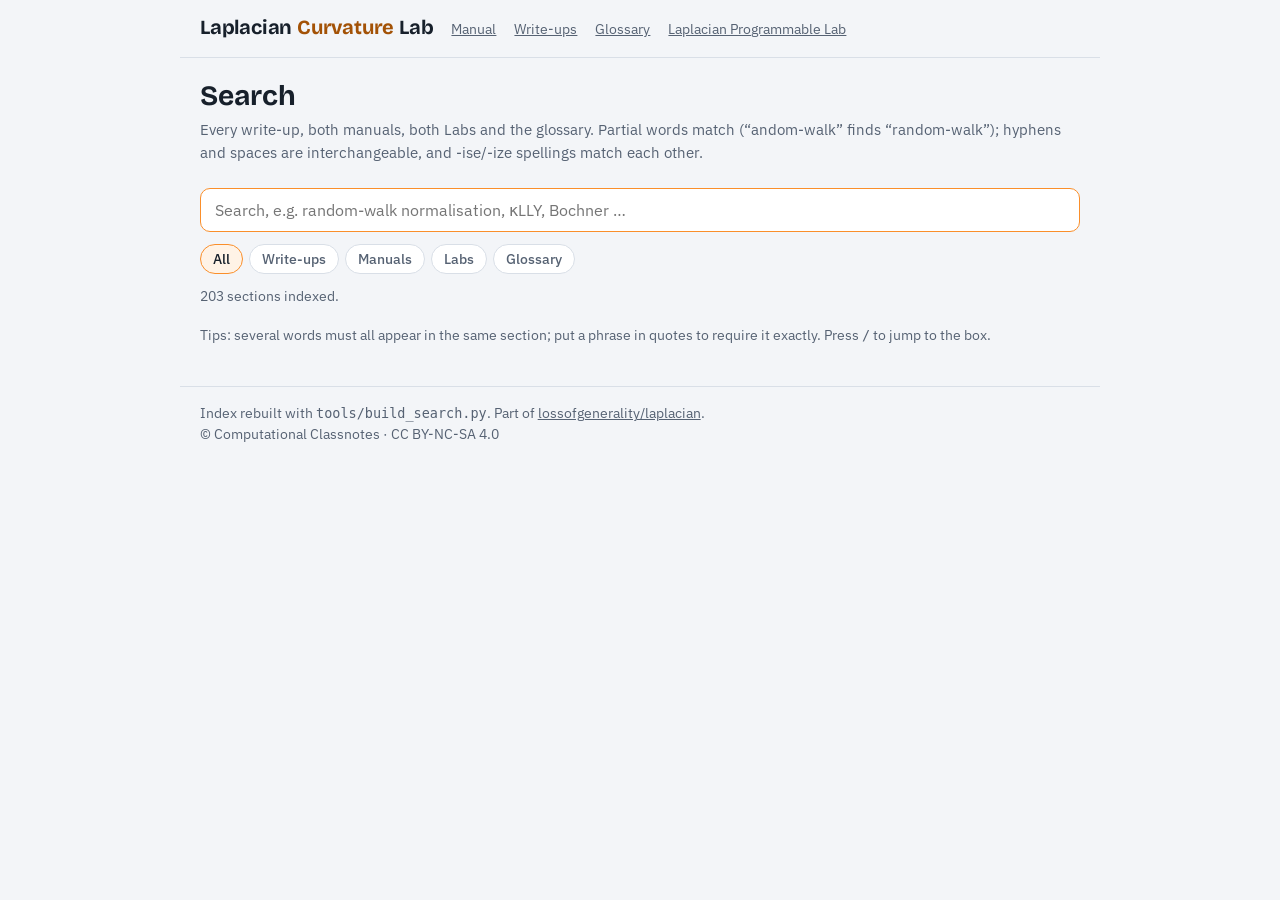
<file: search.html>
<!DOCTYPE html>
<html lang="en">
<head>
<meta charset="utf-8">
<meta name="viewport" content="width=device-width, initial-scale=1">
<title>Search — Laplacian Labs · Computational Classnotes</title>
<link rel="stylesheet" href="brand/ccn-tokens.css">
<style>
*{box-sizing:border-box}
body{margin:0;background:var(--ccn-page);color:var(--ccn-ink);font:16px/1.55 var(--ccn-f-body)}
.top{display:flex;flex-wrap:wrap;gap:6px 18px;align-items:baseline;max-width:920px;margin:0 auto;padding:16px 20px;border-bottom:1px solid var(--ccn-line)}
.wm{font:700 20px/1.1 var(--ccn-f-display);letter-spacing:-.01em;white-space:nowrap;color:inherit;text-decoration:none}
.wm b{color:var(--ccn-orange-ink)}
.top a.l{color:var(--ccn-soft);font-size:14px} .top a.l:first-of-type{margin-left:auto}
main{max-width:920px;margin:0 auto;padding:22px 20px 40px}
h1{font:700 clamp(24px,2.4vw,28px)/1.15 var(--ccn-f-display);margin:0 0 6px}
p.lede{margin:0 0 16px;color:var(--ccn-soft);font-size:15px}
.box{display:flex;gap:8px;position:sticky;top:0;background:var(--ccn-page);padding:8px 0 10px;z-index:2}
#q{flex:1;font:16px var(--ccn-f-body);padding:11px 14px;border:1.5px solid var(--ccn-line);border-radius:10px;background:var(--ccn-panel);color:var(--ccn-ink);outline:none}
#q:focus{border-color:var(--ccn-orange)}
.filters{display:flex;flex-wrap:wrap;gap:6px;margin:2px 0 12px}
.filters button{font:500 13.5px var(--ccn-f-body);padding:5px 12px;border-radius:999px;border:1px solid var(--ccn-line);background:var(--ccn-panel);color:var(--ccn-soft);cursor:pointer}
.filters button.on{border-color:var(--ccn-orange);color:var(--ccn-ink);background:var(--ccn-orange-tint)}
#count{font-size:13.5px;color:var(--ccn-soft);margin:0 0 10px}
.r{display:block;text-decoration:none;color:inherit;background:var(--ccn-panel);border:1px solid var(--ccn-line);border-radius:10px;padding:12px 16px;margin-bottom:9px}
.r:hover,.r:focus{border-color:var(--ccn-orange);outline:none}
.r .src{font:600 11.5px var(--ccn-f-mono);letter-spacing:.06em;text-transform:uppercase;color:var(--ccn-orange-ink)}
.r .ttl{font:700 16.5px/1.3 var(--ccn-f-display);margin:2px 0 4px}
.r .ttl span{font:400 14px var(--ccn-f-body);color:var(--ccn-soft)}
.r .snip{font-size:14.5px;color:var(--ccn-ink)}
mark{background:#ffe0bf;color:inherit;border-radius:3px;padding:0 1px}
.empty{color:var(--ccn-soft);padding:20px 0}
.tips{font-size:13.5px;color:var(--ccn-soft);margin-top:18px}
footer{max-width:920px;margin:0 auto;padding:16px 20px 40px;color:var(--ccn-soft);font-size:13.5px;border-top:1px solid var(--ccn-line)}
footer a{color:inherit}
</style>
</head>
<body>
<div class="top"><a class="wm" href="lab/Laplacian_Curvature_Lab.html">Laplacian <b>Curvature</b> Lab</a>
<a class="l" href="manual.html">Manual</a><a class="l" href="docs/series/">Write-ups</a><a class="l" href="docs/glossary.html">Glossary</a><a class="l" href="https://lossofgenerality.github.io/Laplacian-lab/">Laplacian Programmable Lab</a></div>
<main>
<h1>Search</h1>
<p class="lede">Every write-up, both manuals, both Labs and the glossary. Partial words match (“andom-walk” finds “random-walk”); hyphens and spaces are interchangeable, and -ise/-ize spellings match each other.</p>
<div class="box"><input id="q" type="search" placeholder="Search, e.g. random-walk normalisation, κLLY, Bochner …" autocomplete="off" autofocus aria-label="Search the Laplacian Labs"></div>
<div class="filters" role="group" aria-label="Filter by source">
<button data-f="" class="on">All</button><button data-f="Write-up">Write-ups</button><button data-f="Manual">Manuals</button><button data-f="Lab">Labs</button><button data-f="Glossary">Glossary</button></div>
<div id="count" aria-live="polite"></div>
<div id="res"></div>
<div class="tips">Tips: several words must all appear in the same section; put a phrase in quotes to require it exactly. Press <kbd>/</kbd> to jump to the box.</div>
</main>
<footer>Index rebuilt with <code>tools/build_search.py</code>. Part of <a href="https://github.com/lossofgenerality/laplacian">lossofgenerality/laplacian</a>.<br>© Computational Classnotes · CC BY-NC-SA 4.0</footer>
<script>
(() => {
  const SUB = { '₀':'0','₁':'1','₂':'2','₃':'3','₄':'4','₅':'5','₆':'6','₇':'7','₈':'8','₉':'9','⁰':'0','¹':'1','²':'2','³':'3','⁴':'4','⁵':'5','⁶':'6','⁷':'7','⁸':'8','⁹':'9','ₙ':'n','ₓ':'x' };
  // normalise a string, keeping a map from each normalised character back to the original index
  function norm(s) {
    let out = '', map = [];
    for (let i = 0; i < s.length; i++) {
      let c = SUB[s[i]] || s[i];
      c = c.normalize('NFD').replace(/[̀-ͯ]/g, '').toLowerCase();
      if (/[\-‐‑‒–—−_\s]/.test(c)) c = ' ';
      for (const ch of c) {
        if (ch === ' ' && out.endsWith(' ')) continue;
        out += ch; map.push(i);
      }
    }
    // -ise / -ize, -isation / -ization
    out = out.replace(/iz/g, 'is');
    return { out, map };
  }
  let DATA = [], filt = '';
  const $ = id => document.getElementById(id), q = $('q');
  const esc = s => s.replace(/[&<>"]/g, c => ({ '&': '&amp;', '<': '&lt;', '>': '&gt;', '"': '&quot;' }[c]));
  function terms(raw) {
    const t = [], re = /"([^"]+)"|(\S+)/g; let m;
    while ((m = re.exec(raw))) { const n = norm(m[1] || m[2]).out.trim(); if (n) t.push(n); }
    // a query typed with hyphens ("random-walk") also arrives as one phrase "random walk"
    return t;
  }
  function snippet(e, ts) {
    const N = e.nx || (e.nx = norm(e.x));
    let pos = -1, len = 0;
    for (const t of ts) { const p = N.out.indexOf(t); if (p >= 0 && (pos < 0 || p < pos)) { pos = p; len = t.length; } }
    if (pos < 0) return esc(e.x.slice(0, 200)) + (e.x.length > 200 ? ' …' : '');
    const a = N.map[pos], b = (N.map[pos + len - 1] ?? a) + 1;
    const from = Math.max(0, a - 90), to = Math.min(e.x.length, b + 140);
    let s = esc(e.x.slice(from, to));
    // highlight every term occurrence inside the window
    const W = norm(e.x.slice(from, to)), marks = [];
    for (const t of ts) { let p = -1; while ((p = W.out.indexOf(t, p + 1)) >= 0) marks.push([W.map[p], (W.map[p + t.length - 1] ?? W.map[p]) + 1]); }
    marks.sort((x, y) => x[0] - y[0]);
    const raw = e.x.slice(from, to); let html = '', at = 0;
    for (const [x, y] of marks) { if (x < at) continue; html += esc(raw.slice(at, x)) + '<mark>' + esc(raw.slice(x, y)) + '</mark>'; at = y; }
    html += esc(raw.slice(at));
    return (from > 0 ? '… ' : '') + html + (to < e.x.length ? ' …' : '');
  }
  function run() {
    const raw = q.value.trim(), ts = terms(raw), res = $('res');
    history.replaceState(null, '', raw ? '?q=' + encodeURIComponent(raw) : location.pathname);
    if (!ts.length) { res.innerHTML = ''; $('count').textContent = DATA.length + ' sections indexed.'; return; }
    const hits = [];
    for (const e of DATA) {
      if (filt && e.s !== filt) continue;
      const N = e.nx || (e.nx = norm(e.x)), H = e.nh || (e.nh = norm(e.t + ' ' + e.h).out);
      if (!ts.every(t => N.out.includes(t) || H.includes(t))) continue;
      let score = 0;
      for (const t of ts) { score += (H.includes(t) ? 8 : 0) + Math.min(5, N.out.split(t).length - 1); }
      if (ts.length > 1 && N.out.includes(ts.join(' '))) score += 10;
      hits.push([score, e]);
    }
    hits.sort((a, b) => b[0] - a[0]);
    $('count').textContent = hits.length ? hits.length + ' section' + (hits.length > 1 ? 's' : '') + ' found' : '';
    res.innerHTML = hits.length ? hits.slice(0, 60).map(([, e]) =>
      `<a class="r" href="${esc(e.u)}"><div class="src">${esc(e.s)} · ${esc(e.t)}</div><div class="ttl">${esc(e.h)}</div><div class="snip">${snippet(e, ts)}</div></a>`).join('')
      : '<div class="empty">No section contains all of these words. Try fewer words or part of a word.</div>';
  }
  document.querySelectorAll('.filters button').forEach(b => b.onclick = () => {
    document.querySelectorAll('.filters button').forEach(x => x.classList.toggle('on', x === b)); filt = b.dataset.f; run(); });
  let t; q.addEventListener('input', () => { clearTimeout(t); t = setTimeout(run, 120); });
  addEventListener('keydown', e => { if (e.key === '/' && document.activeElement !== q) { e.preventDefault(); q.focus(); q.select(); } });
  fetch('search-index.json').then(r => r.json()).then(d => {
    DATA = d; const p = new URLSearchParams(location.search).get('q'); if (p) q.value = p; run();
  }).catch(() => { $('count').textContent = 'The search index could not be loaded.'; });
})();
</script>
</body>
</html>
</file>
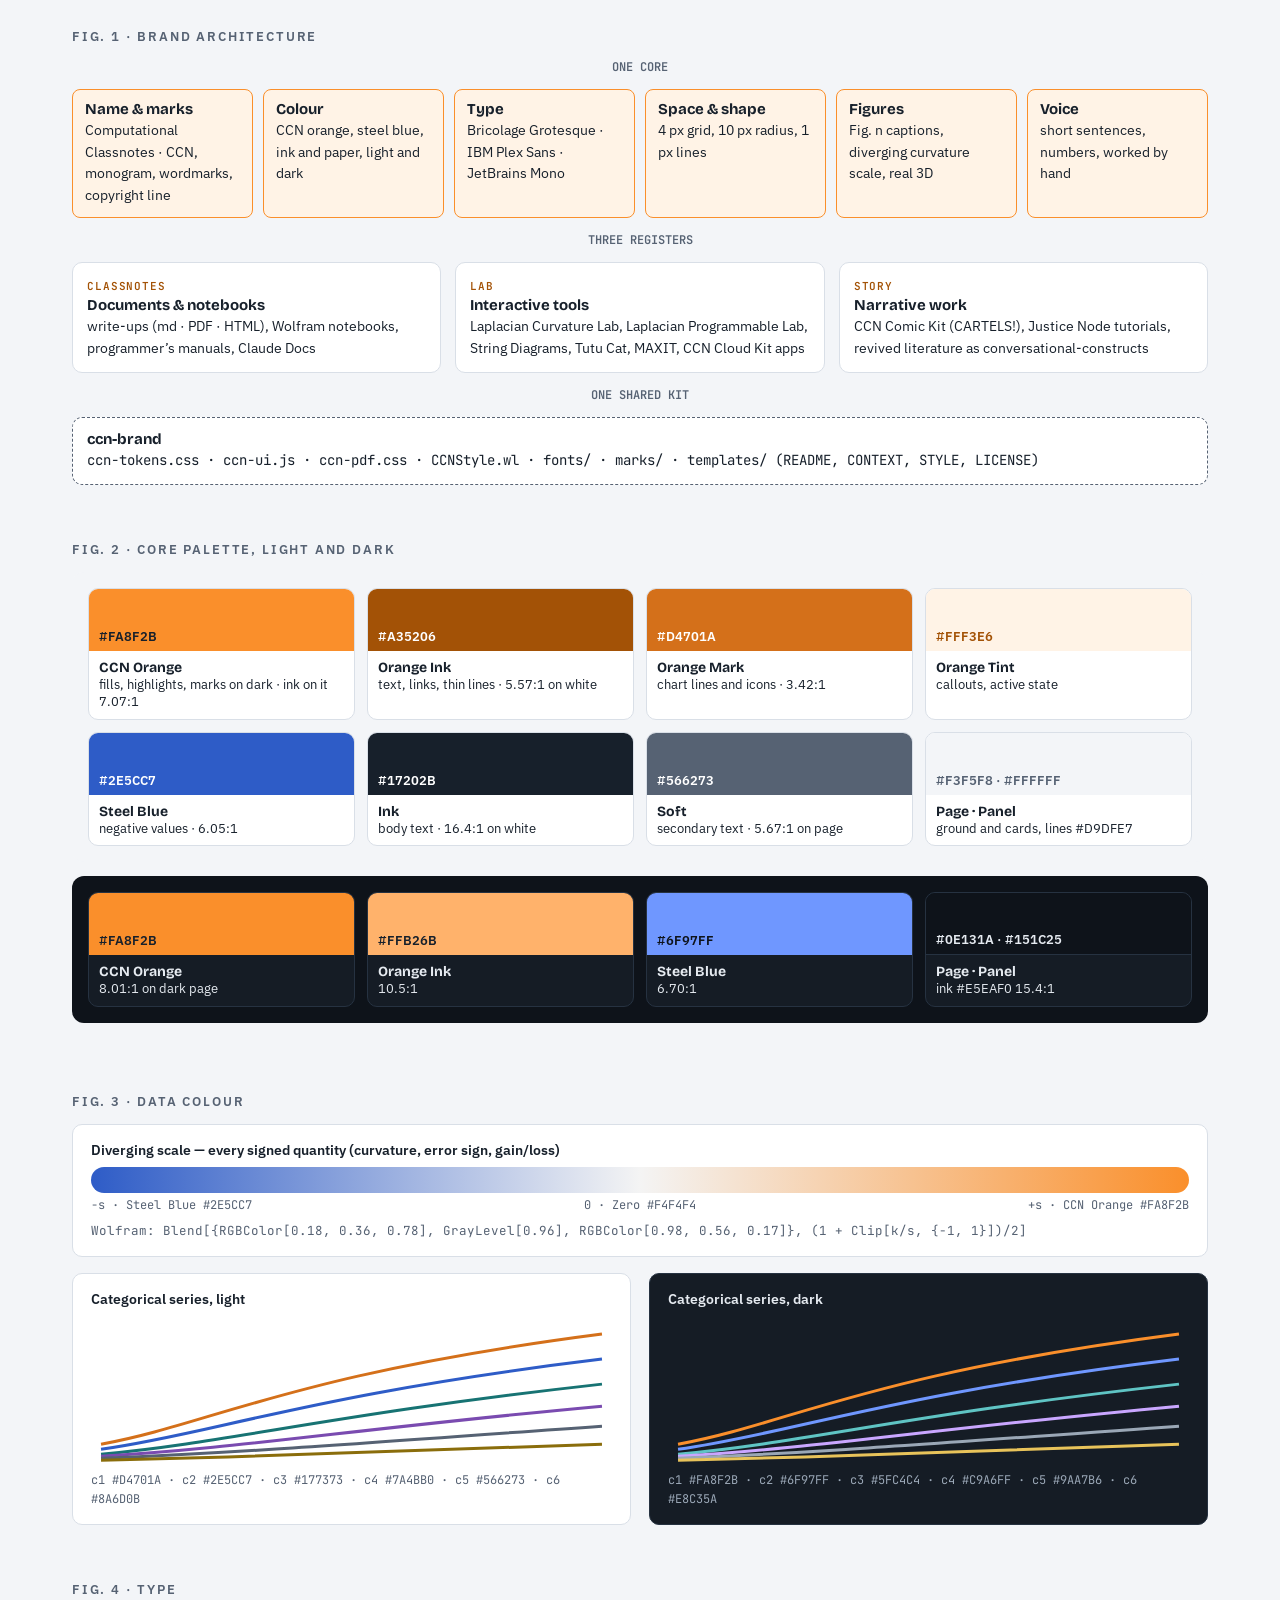
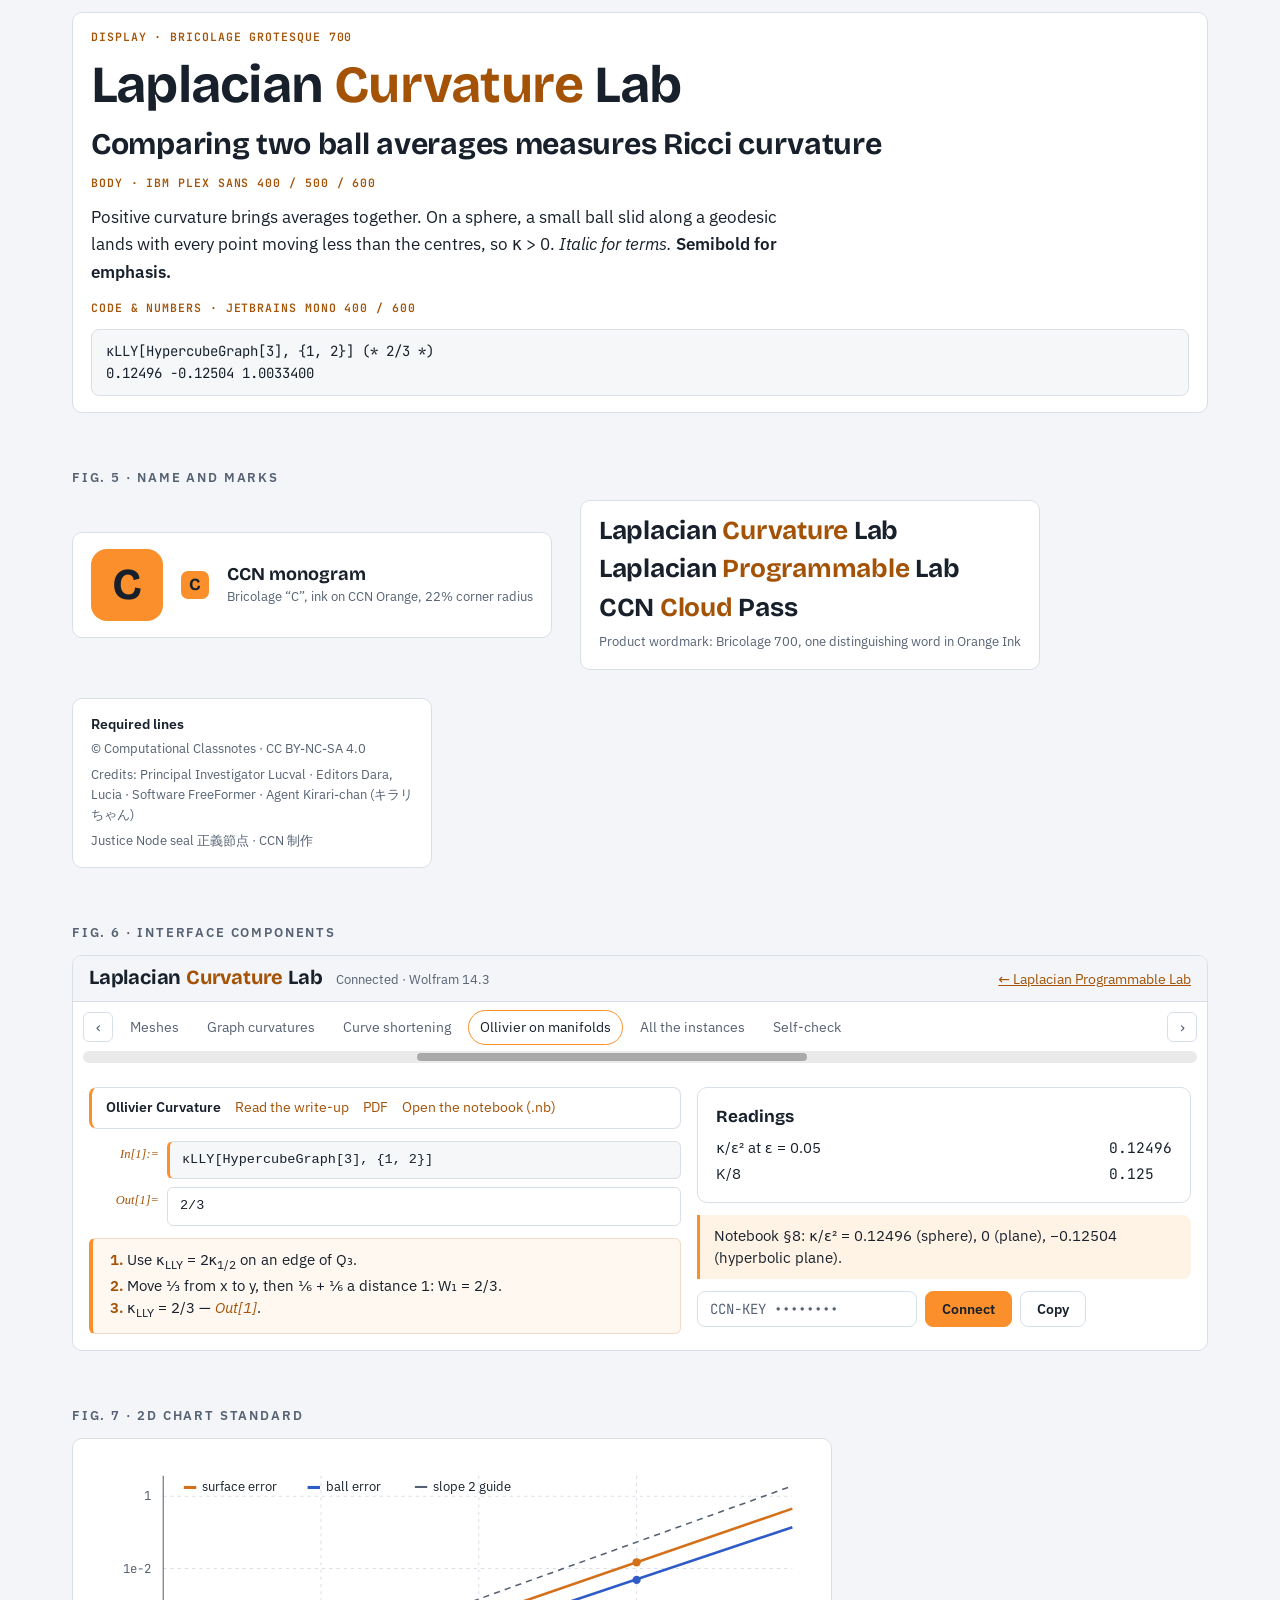
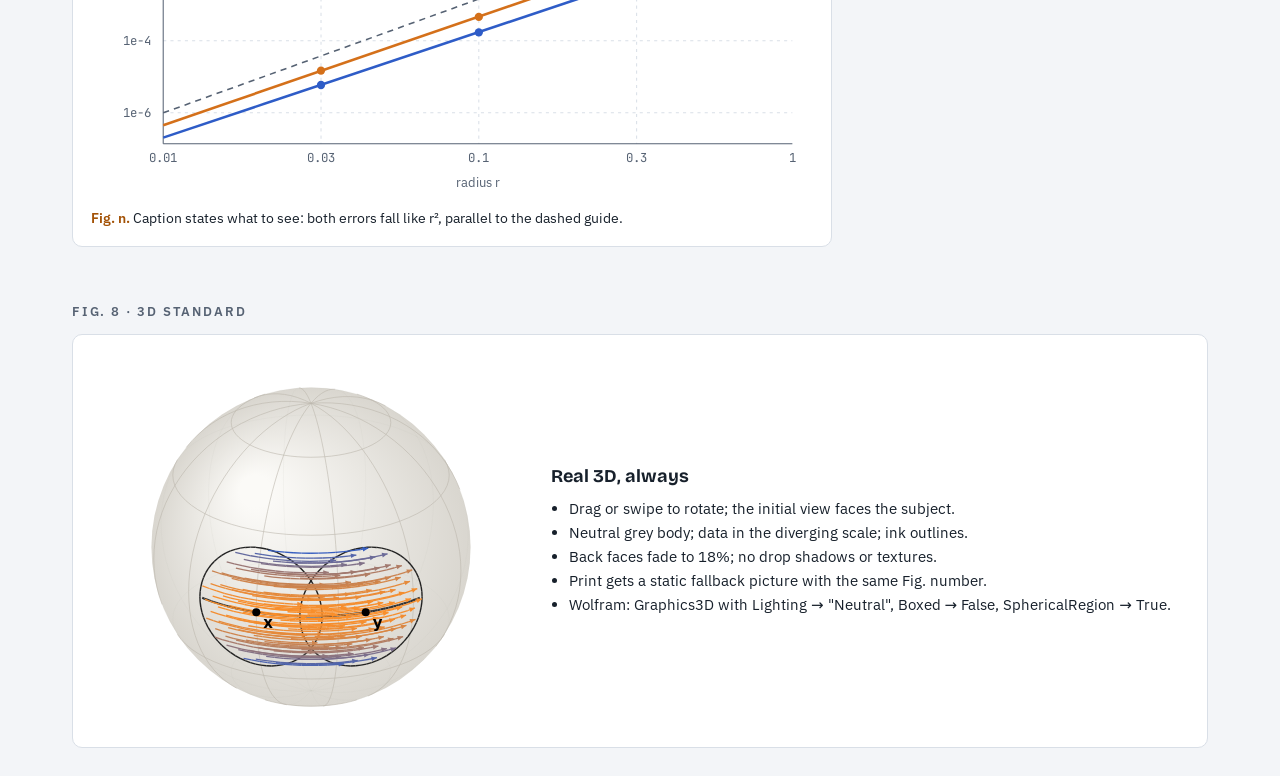
<file: brand/specimen.html>
<!DOCTYPE html>
<html lang="en">
<head>
<meta charset="utf-8">
<meta name="viewport" content="width=device-width, initial-scale=1">
<title>CCN Brand Specimen — Computational Classnotes</title>
<link rel="stylesheet" href="ccn-tokens.css">
<style>
*{box-sizing:border-box}
body{margin:0;background:var(--ccn-page);color:var(--ccn-ink);font:16px/1.55 var(--ccn-f-body)}
.fig{padding:28px 32px;max-width:1200px;margin:0 auto}
.fig h3{font:700 13px var(--ccn-f-body);letter-spacing:.14em;text-transform:uppercase;color:var(--ccn-soft);margin:0 0 14px}
body.one .fig{display:none} body.one .fig.on{display:block}
.row{display:flex;gap:18px;flex-wrap:wrap}
.card{background:var(--ccn-panel);border:1px solid var(--ccn-line);border-radius:var(--ccn-r);padding:16px 18px}
.mono{font-family:var(--ccn-f-mono)}
/* fig 1 */
.arch{display:grid;grid-template-columns:1fr;gap:14px}
.arch .core{display:grid;grid-template-columns:repeat(6,1fr);gap:10px}
.arch .core div{background:var(--ccn-orange-tint);border:1.5px solid var(--ccn-orange);border-radius:8px;padding:10px 12px;font-size:14px}
.arch .core b,.arch .reg b,.arch .kit b{display:block;font:700 15px var(--ccn-f-display);margin-bottom:2px}
.arch .regs{display:grid;grid-template-columns:repeat(3,1fr);gap:14px}
.arch .reg{background:var(--ccn-panel);border:1px solid var(--ccn-line);border-radius:10px;padding:12px 14px;font-size:14px}
.arch .reg .tag{font:600 11px var(--ccn-f-mono);color:var(--ccn-orange-ink);letter-spacing:.08em}
.arch .kit{background:var(--ccn-panel);border:1px dashed var(--ccn-soft);border-radius:10px;padding:12px 14px;font-size:14px}
.arch .lbl{font:600 12px var(--ccn-f-mono);color:var(--ccn-soft);text-align:center}
/* fig 2 */
.pal{display:grid;grid-template-columns:repeat(4,1fr);gap:12px}
.sw{border-radius:10px;overflow:hidden;border:1px solid var(--ccn-line);background:var(--ccn-panel)}
.sw .c{height:62px;display:flex;align-items:flex-end;padding:6px 10px;font:600 13px var(--ccn-f-body)}
.sw .m{padding:8px 10px;font-size:12.5px;line-height:1.4}
.sw .m b{font:700 14px var(--ccn-f-display);display:block}
.theme{padding:16px;border-radius:12px;margin-bottom:14px}
/* fig 3 */
.div{height:26px;border-radius:13px;background:linear-gradient(90deg,#2e5cc7,#f4f4f4 50%,#fa8f2b)}
.ticks{display:flex;justify-content:space-between;font:12px var(--ccn-f-mono);color:var(--ccn-soft);margin-top:4px}
/* fig 4 */
.spec .big{font:700 52px/1.05 var(--ccn-f-display);letter-spacing:-.015em}
.spec .h2{font:700 30px/1.15 var(--ccn-f-display);letter-spacing:-.01em}
.spec .body{font:400 17px/1.6 var(--ccn-f-body);max-width:72ch}
.spec .code{font:400 14px/1.6 var(--ccn-f-mono);background:var(--ccn-code);border:1px solid var(--ccn-line);border-radius:8px;padding:10px 14px}
.spec .meta{font:600 11.5px var(--ccn-f-mono);color:var(--ccn-orange-ink);letter-spacing:.08em;text-transform:uppercase}
/* fig 5 */
.mark{width:72px;height:72px;border-radius:16px;background:var(--ccn-orange);display:grid;place-items:center;color:#17202b;font:700 44px/1 var(--ccn-f-display)}
.mark.s{width:28px;height:28px;border-radius:7px;font-size:17px}
.wm{font:700 26px/1.1 var(--ccn-f-display);letter-spacing:-.01em;white-space:nowrap}
.wm b{color:var(--ccn-orange-ink)}
.cr{font-size:13px;color:var(--ccn-soft)}
/* fig 6 */
.hdr{display:flex;align-items:baseline;gap:14px;padding:10px 16px;border-bottom:1px solid var(--ccn-line);background:var(--ccn-page)}
.hdr .wm{font-size:20px}
.tabs{display:flex;align-items:center;gap:6px;padding:8px 10px 2px}
.tabs .b{width:30px;height:30px;border:1px solid var(--ccn-line);border-radius:6px;display:grid;place-items:center;color:var(--ccn-soft)}
.tabs .t{font-size:13.5px;padding:6px 11px;border-radius:999px;color:var(--ccn-soft);white-space:nowrap}
.tabs .t.on{border:1px solid var(--ccn-orange);color:var(--ccn-ink);background:var(--ccn-panel)}
.slider{height:12px;margin:4px 10px 8px;border-radius:6px;background:rgba(127,127,127,.16);position:relative}
.slider i{position:absolute;left:30%;width:35%;top:2px;bottom:2px;border-radius:5px;background:rgba(127,127,127,.6)}
.readmore{display:flex;gap:14px;align-items:center;padding:9px 14px;border:1px solid var(--ccn-line);border-left:3px solid var(--ccn-orange);border-radius:8px;background:var(--ccn-panel);font-size:14px}
.readmore a{color:var(--ccn-orange-ink);text-decoration:none}
.check{border-left:3px solid var(--ccn-orange);background:var(--ccn-orange-tint);padding:10px 14px;border-radius:0 8px 8px 0;font-size:14.5px}
.cell{display:grid;grid-template-columns:70px 1fr;gap:8px;font:13.5px/1.55 var(--ccn-f-mono)}
.cell .l{font:italic 12.5px Georgia,serif;color:var(--ccn-orange-ink);text-align:right;padding-top:6px}
.cell pre{margin:0;padding:8px 12px;background:var(--ccn-code);border:1px solid var(--ccn-line);border-radius:6px;border-left:3px solid var(--ccn-orange)}
.cell pre.o{border-left:1px solid var(--ccn-line);background:var(--ccn-panel)}
.btn{font:600 14px var(--ccn-f-body);padding:8px 16px;border-radius:8px;border:1px solid var(--ccn-line);background:var(--ccn-panel);color:var(--ccn-ink)}
.btn.p{background:var(--ccn-orange);border-color:var(--ccn-orange);color:#17202b}
.key{font:14px var(--ccn-f-mono);padding:8px 12px;border:1px solid var(--ccn-line);border-radius:8px;background:var(--ccn-panel);min-width:220px;color:var(--ccn-soft)}
dl.read{display:grid;grid-template-columns:1fr auto;gap:4px 18px;margin:0;font-size:14.5px}
dl.read dd{margin:0;font-family:var(--ccn-f-mono)}
.hand{padding:10px 14px 10px 34px;background:#fff8f1;border:1px solid #f3dcc6;border-left:4px solid var(--ccn-orange);border-radius:6px;font-size:14.5px}
.hand li::marker{color:var(--ccn-orange-ink);font-weight:600}
</style>
</head>
<body>

<section class="fig" id="f1"><h3>Fig. 1 · Brand architecture</h3>
<div class="arch">
 <div class="lbl">ONE CORE</div>
 <div class="core">
  <div><b>Name &amp; marks</b>Computational Classnotes · CCN, monogram, wordmarks, copyright line</div>
  <div><b>Colour</b>CCN orange, steel blue, ink and paper, light and dark</div>
  <div><b>Type</b>Bricolage Grotesque · IBM Plex Sans · JetBrains Mono</div>
  <div><b>Space &amp; shape</b>4 px grid, 10 px radius, 1 px lines</div>
  <div><b>Figures</b>Fig. n captions, diverging curvature scale, real 3D</div>
  <div><b>Voice</b>short sentences, numbers, worked by hand</div>
 </div>
 <div class="lbl">THREE REGISTERS</div>
 <div class="regs">
  <div class="reg"><span class="tag">CLASSNOTES</span><b>Documents &amp; notebooks</b>write-ups (md · PDF · HTML), Wolfram notebooks, programmer’s manuals, Claude Docs</div>
  <div class="reg"><span class="tag">LAB</span><b>Interactive tools</b>Laplacian Curvature Lab, Laplacian Programmable Lab, String Diagrams, Tutu Cat, MAXIT, CCN Cloud Kit apps</div>
  <div class="reg"><span class="tag">STORY</span><b>Narrative work</b>CCN Comic Kit (CARTELS!), Justice Node tutorials, revived literature as conversational-constructs</div>
 </div>
 <div class="lbl">ONE SHARED KIT</div>
 <div class="kit"><b>ccn-brand</b><span class="mono">ccn-tokens.css · ccn-ui.js · ccn-pdf.css · CCNStyle.wl · fonts/ · marks/ · templates/ (README, CONTEXT, STYLE, LICENSE)</span></div>
</div></section>

<section class="fig" id="f2"><h3>Fig. 2 · Core palette, light and dark</h3>
<div class="theme" style="background:#f3f5f8;color-scheme:light">
 <div class="pal" style="color-scheme:light">
  <div class="sw"><div class="c" style="background:#fa8f2b;color:#17202b">#FA8F2B</div><div class="m"><b>CCN Orange</b>fills, highlights, marks on dark · ink on it 7.07:1</div></div>
  <div class="sw"><div class="c" style="background:#a35206;color:#fff">#A35206</div><div class="m"><b>Orange Ink</b>text, links, thin lines · 5.57:1 on white</div></div>
  <div class="sw"><div class="c" style="background:#d4701a;color:#fff">#D4701A</div><div class="m"><b>Orange Mark</b>chart lines and icons · 3.42:1</div></div>
  <div class="sw"><div class="c" style="background:#fff3e6;color:#a35206">#FFF3E6</div><div class="m"><b>Orange Tint</b>callouts, active state</div></div>
  <div class="sw"><div class="c" style="background:#2e5cc7;color:#fff">#2E5CC7</div><div class="m"><b>Steel Blue</b>negative values · 6.05:1</div></div>
  <div class="sw"><div class="c" style="background:#17202b;color:#fff">#17202B</div><div class="m"><b>Ink</b>body text · 16.4:1 on white</div></div>
  <div class="sw"><div class="c" style="background:#566273;color:#fff">#566273</div><div class="m"><b>Soft</b>secondary text · 5.67:1 on page</div></div>
  <div class="sw"><div class="c" style="background:#f3f5f8;color:#566273">#F3F5F8 · #FFFFFF</div><div class="m"><b>Page · Panel</b>ground and cards, lines #D9DFE7</div></div>
 </div></div>
<div class="theme" style="background:#0e131a;color:#e5eaf0;color-scheme:dark">
 <div class="pal" style="color-scheme:dark">
  <div class="sw" style="background:#151c25;border-color:#263241"><div class="c" style="background:#fa8f2b;color:#17202b">#FA8F2B</div><div class="m"><b>CCN Orange</b>8.01:1 on dark page</div></div>
  <div class="sw" style="background:#151c25;border-color:#263241"><div class="c" style="background:#ffb26b;color:#17202b">#FFB26B</div><div class="m"><b>Orange Ink</b>10.5:1</div></div>
  <div class="sw" style="background:#151c25;border-color:#263241"><div class="c" style="background:#6f97ff;color:#0e131a">#6F97FF</div><div class="m"><b>Steel Blue</b>6.70:1</div></div>
  <div class="sw" style="background:#151c25;border-color:#263241"><div class="c" style="background:#0e131a;color:#e5eaf0;border-bottom:1px solid #263241">#0E131A · #151C25</div><div class="m"><b>Page · Panel</b>ink #E5EAF0 15.4:1</div></div>
 </div></div>
</section>

<section class="fig" id="f3"><h3>Fig. 3 · Data colour</h3>
<div class="card" style="margin-bottom:16px"><div style="font:600 14px var(--ccn-f-body);margin-bottom:8px">Diverging scale — every signed quantity (curvature, error sign, gain/loss)</div>
 <div class="div"></div><div class="ticks"><span>−s · Steel Blue #2E5CC7</span><span>0 · Zero #F4F4F4</span><span>+s · CCN Orange #FA8F2B</span></div>
 <div class="mono" style="font-size:12.5px;color:var(--ccn-soft);margin-top:8px">Wolfram: Blend[{RGBColor[0.18, 0.36, 0.78], GrayLevel[0.96], RGBColor[0.98, 0.56, 0.17]}, (1 + Clip[k/s, {−1, 1}])/2]</div></div>
<div class="row">
 <div class="card" style="flex:1"><div style="font:600 14px var(--ccn-f-body);margin-bottom:6px">Categorical series, light</div>
  <svg viewBox="0 0 520 150" width="100%"><g stroke-width="3" fill="none">
   <path d="M10 130 C 120 110, 200 60, 510 20" stroke="#d4701a"/><path d="M10 135 C 120 120, 220 80, 510 45" stroke="#2e5cc7"/>
   <path d="M10 140 C 140 128, 240 100, 510 70" stroke="#177373"/><path d="M10 142 C 150 134, 260 115, 510 92" stroke="#7a4bb0"/>
   <path d="M10 144 C 160 138, 280 128, 510 112" stroke="#566273"/><path d="M10 146 C 170 142, 300 138, 510 130" stroke="#8a6d0b"/></g></svg>
  <div class="mono" style="font-size:12px;color:var(--ccn-soft)">c1 #D4701A · c2 #2E5CC7 · c3 #177373 · c4 #7A4BB0 · c5 #566273 · c6 #8A6D0B</div></div>
 <div class="card" style="flex:1;background:#151c25;border-color:#263241;color:#e5eaf0"><div style="font:600 14px var(--ccn-f-body);margin-bottom:6px">Categorical series, dark</div>
  <svg viewBox="0 0 520 150" width="100%"><g stroke-width="3" fill="none">
   <path d="M10 130 C 120 110, 200 60, 510 20" stroke="#fa8f2b"/><path d="M10 135 C 120 120, 220 80, 510 45" stroke="#6f97ff"/>
   <path d="M10 140 C 140 128, 240 100, 510 70" stroke="#5fc4c4"/><path d="M10 142 C 150 134, 260 115, 510 92" stroke="#c9a6ff"/>
   <path d="M10 144 C 160 138, 280 128, 510 112" stroke="#9aa7b6"/><path d="M10 146 C 170 142, 300 138, 510 130" stroke="#e8c35a"/></g></svg>
  <div class="mono" style="font-size:12px;color:#9aa7b6">c1 #FA8F2B · c2 #6F97FF · c3 #5FC4C4 · c4 #C9A6FF · c5 #9AA7B6 · c6 #E8C35A</div></div>
</div></section>

<section class="fig" id="f4"><h3>Fig. 4 · Type</h3>
<div class="card spec" style="display:grid;gap:14px">
 <div class="meta">Display · Bricolage Grotesque 700</div>
 <div class="big">Laplacian <span style="color:var(--ccn-orange-ink)">Curvature</span> Lab</div>
 <div class="h2">Comparing two ball averages measures Ricci curvature</div>
 <div class="meta">Body · IBM Plex Sans 400 / 500 / 600</div>
 <div class="body">Positive curvature brings averages together. On a sphere, a small ball slid along a geodesic lands with every point moving less than the centres, so κ &gt; 0. <i>Italic for terms.</i> <b>Semibold for emphasis.</b></div>
 <div class="meta">Code &amp; numbers · JetBrains Mono 400 / 600</div>
 <div class="code">κLLY[HypercubeGraph[3], {1, 2}]   (* 2/3 *)<br>0.12496  −0.12504  1.0033400</div>
</div></section>

<section class="fig" id="f5"><h3>Fig. 5 · Name and marks</h3>
<div class="row" style="align-items:center;gap:28px">
 <div class="card" style="display:flex;gap:18px;align-items:center"><div class="mark">C</div><div class="mark s">C</div><div><b style="font:700 18px var(--ccn-f-display)">CCN monogram</b><div class="cr">Bricolage “C”, ink on CCN Orange, 22% corner radius</div></div></div>
 <div class="card" style="display:grid;gap:10px">
  <div class="wm">Laplacian <b>Curvature</b> Lab</div>
  <div class="wm">Laplacian <b>Programmable</b> Lab</div>
  <div class="wm">CCN <b>Cloud</b> Pass</div>
  <div class="cr">Product wordmark: Bricolage 700, one distinguishing word in Orange Ink</div></div>
 <div class="card" style="max-width:360px"><div style="font:600 14px var(--ccn-f-body)">Required lines</div>
  <div class="cr" style="margin-top:6px">© Computational Classnotes · CC BY-NC-SA 4.0</div>
  <div class="cr" style="margin-top:6px">Credits: Principal Investigator Lucval · Editors Dara, Lucia · Software FreeFormer · Agent Kirari-chan (キラリちゃん)</div>
  <div class="cr" style="margin-top:6px">Justice Node seal 正義節点 · CCN 制作</div></div>
</div></section>

<section class="fig" id="f6"><h3>Fig. 6 · Interface components</h3>
<div class="card" style="padding:0;overflow:hidden">
 <div class="hdr"><div class="wm">Laplacian <b>Curvature</b> Lab</div><span class="cr">Connected · Wolfram 14.3</span><span style="margin-left:auto;font-size:14px;color:var(--ccn-orange-ink);text-decoration:underline">← Laplacian Programmable Lab</span></div>
 <div class="tabs"><span class="b">‹</span><span class="t">Meshes</span><span class="t">Graph curvatures</span><span class="t">Curve shortening</span><span class="t on">Ollivier on manifolds</span><span class="t">All the instances</span><span class="t">Self-check</span><span class="b" style="margin-left:auto">›</span></div>
 <div class="slider"><i></i></div>
 <div style="padding:16px;display:grid;grid-template-columns:1.2fr 1fr;gap:16px">
  <div style="display:grid;gap:12px">
   <div class="readmore"><b>Ollivier Curvature</b><a>Read the write-up</a><a>PDF</a><a>Open the notebook (.nb)</a></div>
   <div class="cell"><div class="l">In[1]:=</div><pre>κLLY[HypercubeGraph[3], {1, 2}]</pre><div class="l">Out[1]=</div><pre class="o">2/3</pre></div>
   <ol class="hand" style="margin:0"><li>Use κ<sub>LLY</sub> = 2κ<sub>1/2</sub> on an edge of Q₃.</li><li>Move ⅓ from x to y, then ⅙ + ⅙ a distance 1: W₁ = 2/3.</li><li>κ<sub>LLY</sub> = 2/3 — <i style="color:var(--ccn-orange-ink)">Out[1]</i>.</li></ol>
  </div>
  <div style="display:grid;gap:12px;align-content:start">
   <div class="card"><b style="font:700 17px var(--ccn-f-display)">Readings</b><dl class="read" style="margin-top:8px"><dt>κ/ε² at ε = 0.05</dt><dd>0.12496</dd><dt>K/8</dt><dd>0.125</dd></dl></div>
   <div class="check">Notebook §8: κ/ε² = 0.12496 (sphere), 0 (plane), −0.12504 (hyperbolic plane).</div>
   <div class="row" style="gap:8px;align-items:center"><span class="key">CCN-KEY ••••••••</span><button class="btn p">Connect</button><button class="btn">Copy</button></div>
  </div>
 </div>
</div></section>

<section class="fig" id="f7"><h3>Fig. 7 · 2D chart standard</h3>
<div class="card" style="max-width:760px">
<svg viewBox="0 0 700 330" width="100%" font-family="IBM Plex Sans, sans-serif">
 <g stroke="#d9dfe7" stroke-dasharray="3 4">
  <line x1="70" y1="40" x2="680" y2="40"/><line x1="70" y1="110" x2="680" y2="110"/><line x1="70" y1="180" x2="680" y2="180"/><line x1="70" y1="250" x2="680" y2="250"/>
  <line x1="223" y1="20" x2="223" y2="280"/><line x1="376" y1="20" x2="376" y2="280"/><line x1="529" y1="20" x2="529" y2="280"/></g>
 <g stroke="#566273" stroke-width="1"><line x1="70" y1="280" x2="680" y2="280"/><line x1="70" y1="20" x2="70" y2="280"/></g>
 <g fill="#566273" font-size="12" font-family="JetBrains Mono, monospace"><text x="58" y="44" text-anchor="end">1</text><text x="58" y="114" text-anchor="end">1e−2</text><text x="58" y="184" text-anchor="end">1e−4</text><text x="58" y="254" text-anchor="end">1e−6</text>
  <text x="70" y="298" text-anchor="middle">0.01</text><text x="223" y="298" text-anchor="middle">0.03</text><text x="376" y="298" text-anchor="middle">0.1</text><text x="529" y="298" text-anchor="middle">0.3</text><text x="680" y="298" text-anchor="middle">1</text></g>
 <text x="375" y="322" fill="#566273" font-size="13" text-anchor="middle">radius r</text>
 <path d="M70 262 L680 52" stroke="#d4701a" stroke-width="2.5" fill="none"/>
 <path d="M70 274 L680 70" stroke="#2e5cc7" stroke-width="2.5" fill="none"/>
 <path d="M70 250 L680 30" stroke="#566273" stroke-width="1.5" stroke-dasharray="6 5" fill="none"/>
 <g fill="#d4701a"><circle cx="223" cy="209" r="4"/><circle cx="376" cy="157" r="4"/><circle cx="529" cy="104" r="4"/></g>
 <g fill="#2e5cc7"><circle cx="223" cy="223" r="4"/><circle cx="376" cy="172" r="4"/><circle cx="529" cy="121" r="4"/></g>
 <g font-size="13" fill="#17202b"><rect x="90" y="30" width="12" height="3" fill="#d4701a"/><text x="108" y="35">surface error</text><rect x="210" y="30" width="12" height="3" fill="#2e5cc7"/><text x="228" y="35">ball error</text><rect x="314" y="30" width="12" height="2" fill="#566273"/><text x="332" y="35">slope 2 guide</text></g>
</svg>
<div style="font-size:14px;margin-top:6px"><b style="color:var(--ccn-orange-ink)">Fig. n.</b> Caption states what to see: both errors fall like r², parallel to the dashed guide.</div>
</div></section>

<section class="fig" id="f8"><h3>Fig. 8 · 3D standard</h3>
<div class="card" style="display:grid;grid-template-columns:440px 1fr;gap:20px;align-items:center">
 <canvas data-fig3d="ollivier-sphere" style="width:440px;height:380px"></canvas>
 <div style="font-size:15px;line-height:1.6">
  <b style="font:700 18px var(--ccn-f-display)">Real 3D, always</b>
  <ul style="margin:8px 0 0;padding-left:18px">
   <li>Drag or swipe to rotate; the initial view faces the subject.</li>
   <li>Neutral grey body; data in the diverging scale; ink outlines.</li>
   <li>Back faces fade to 18%; no drop shadows or textures.</li>
   <li>Print gets a static fallback picture with the same Fig. number.</li>
   <li>Wolfram: Graphics3D with Lighting → "Neutral", Boxed → False, SphericalRegion → True.</li>
  </ul></div>
</div></section>

<script src="../tools/series/fig3d.js"></script>
<script>
const f = new URLSearchParams(location.search).get('fig');
if (f) { document.body.classList.add('one'); document.getElementById('f' + f).classList.add('on'); }
</script>
</body>
</html>
</file>
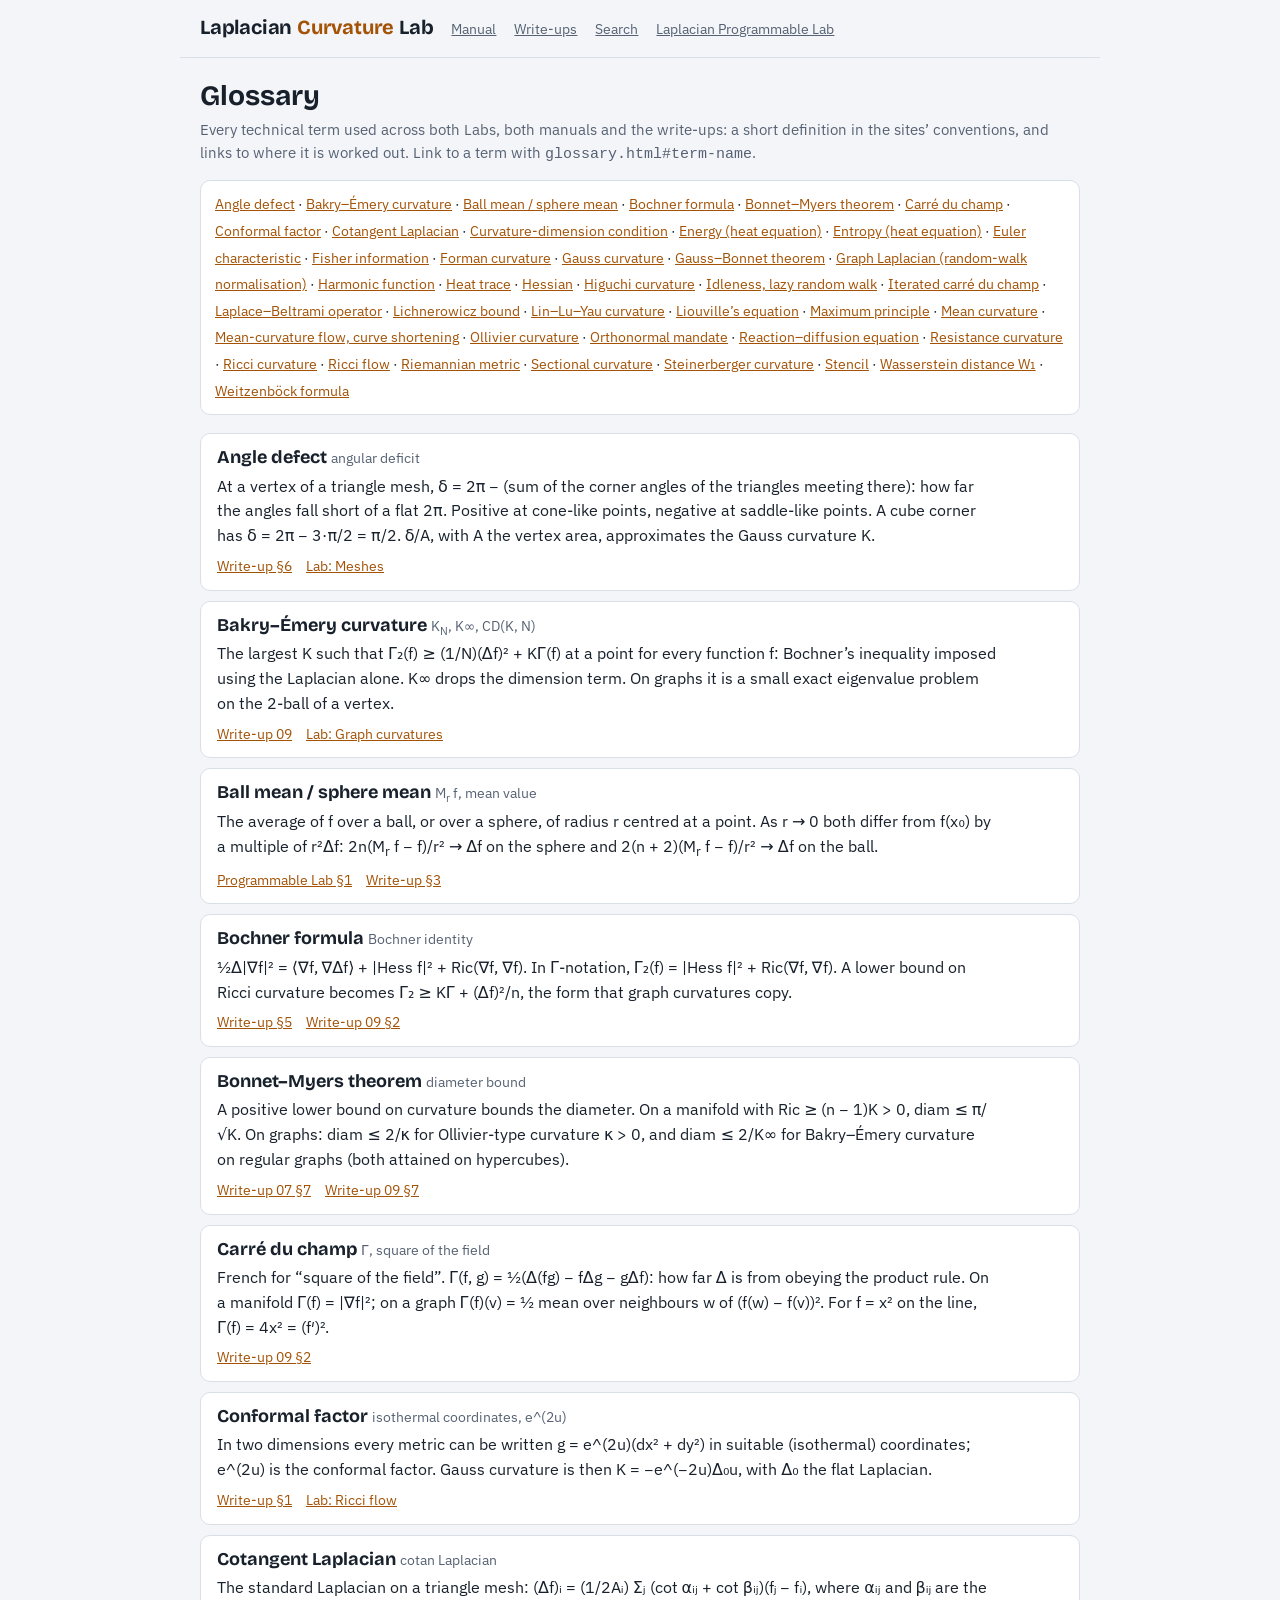
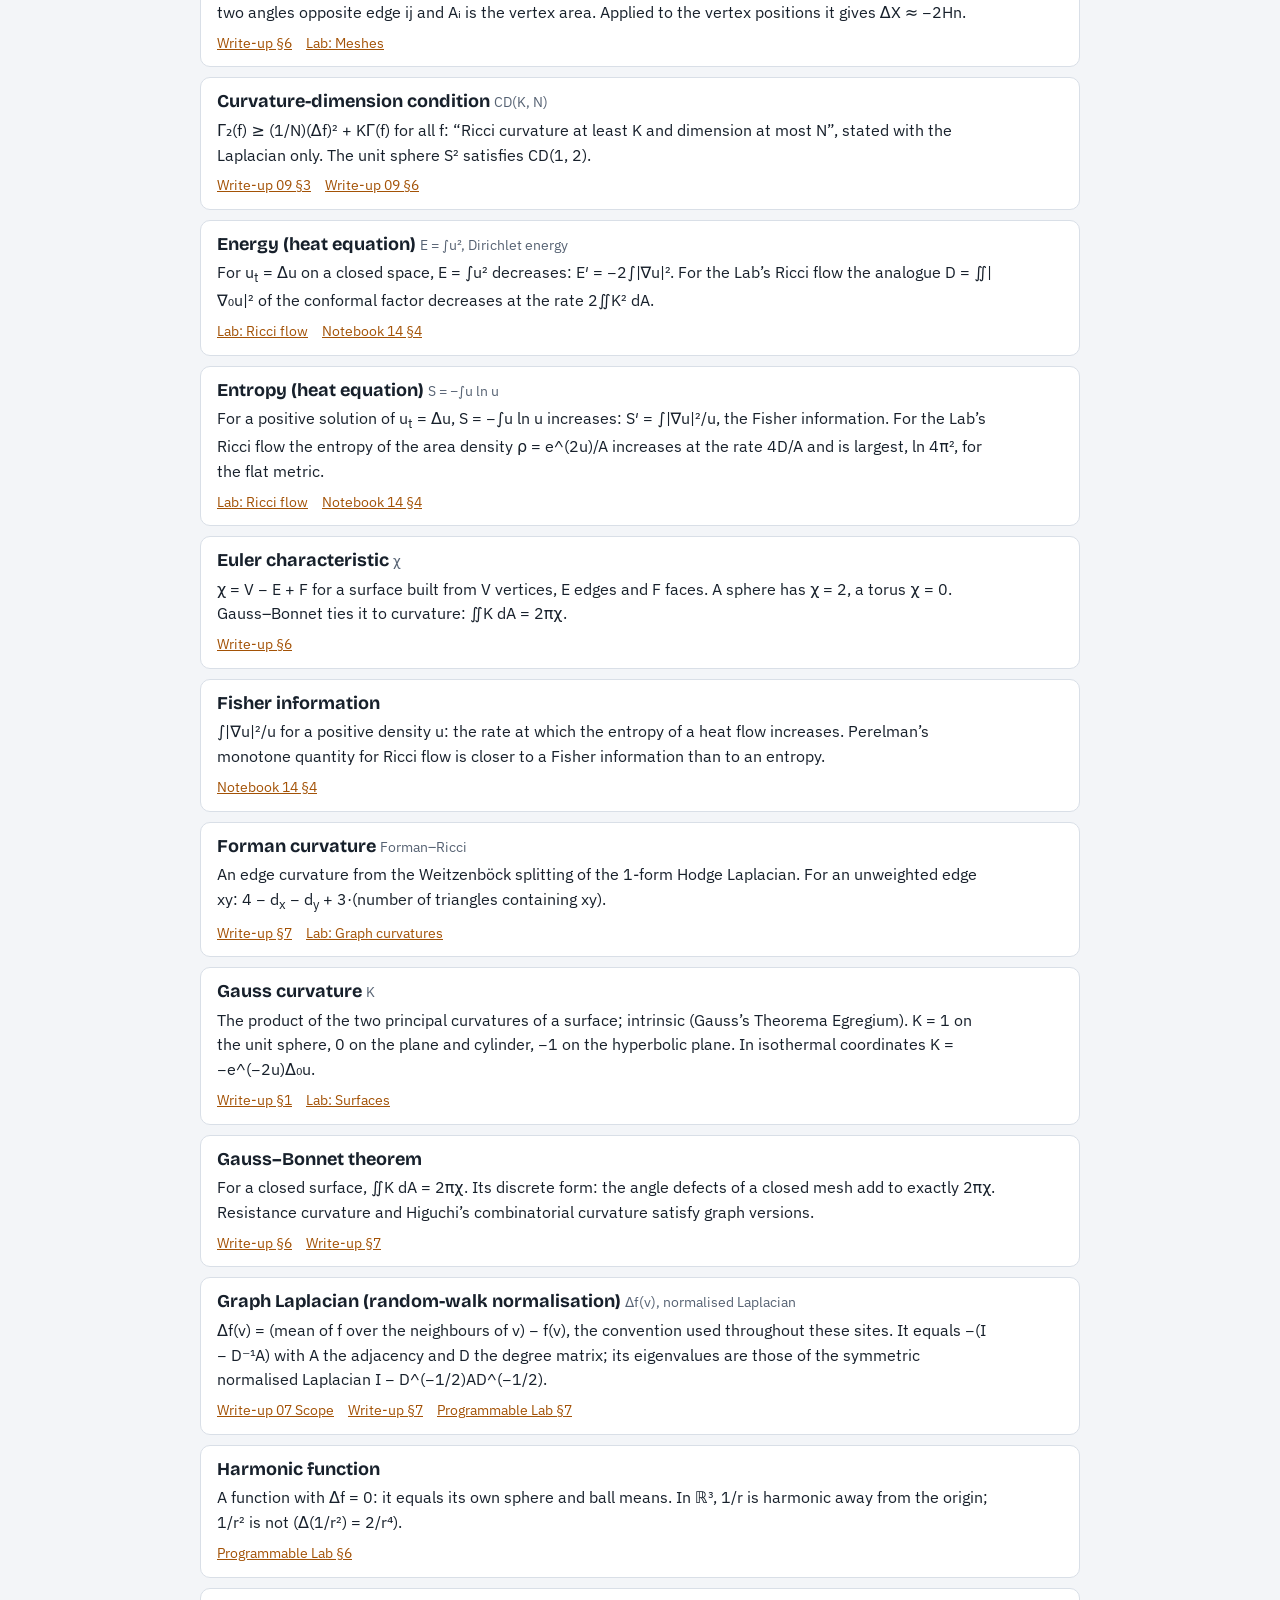
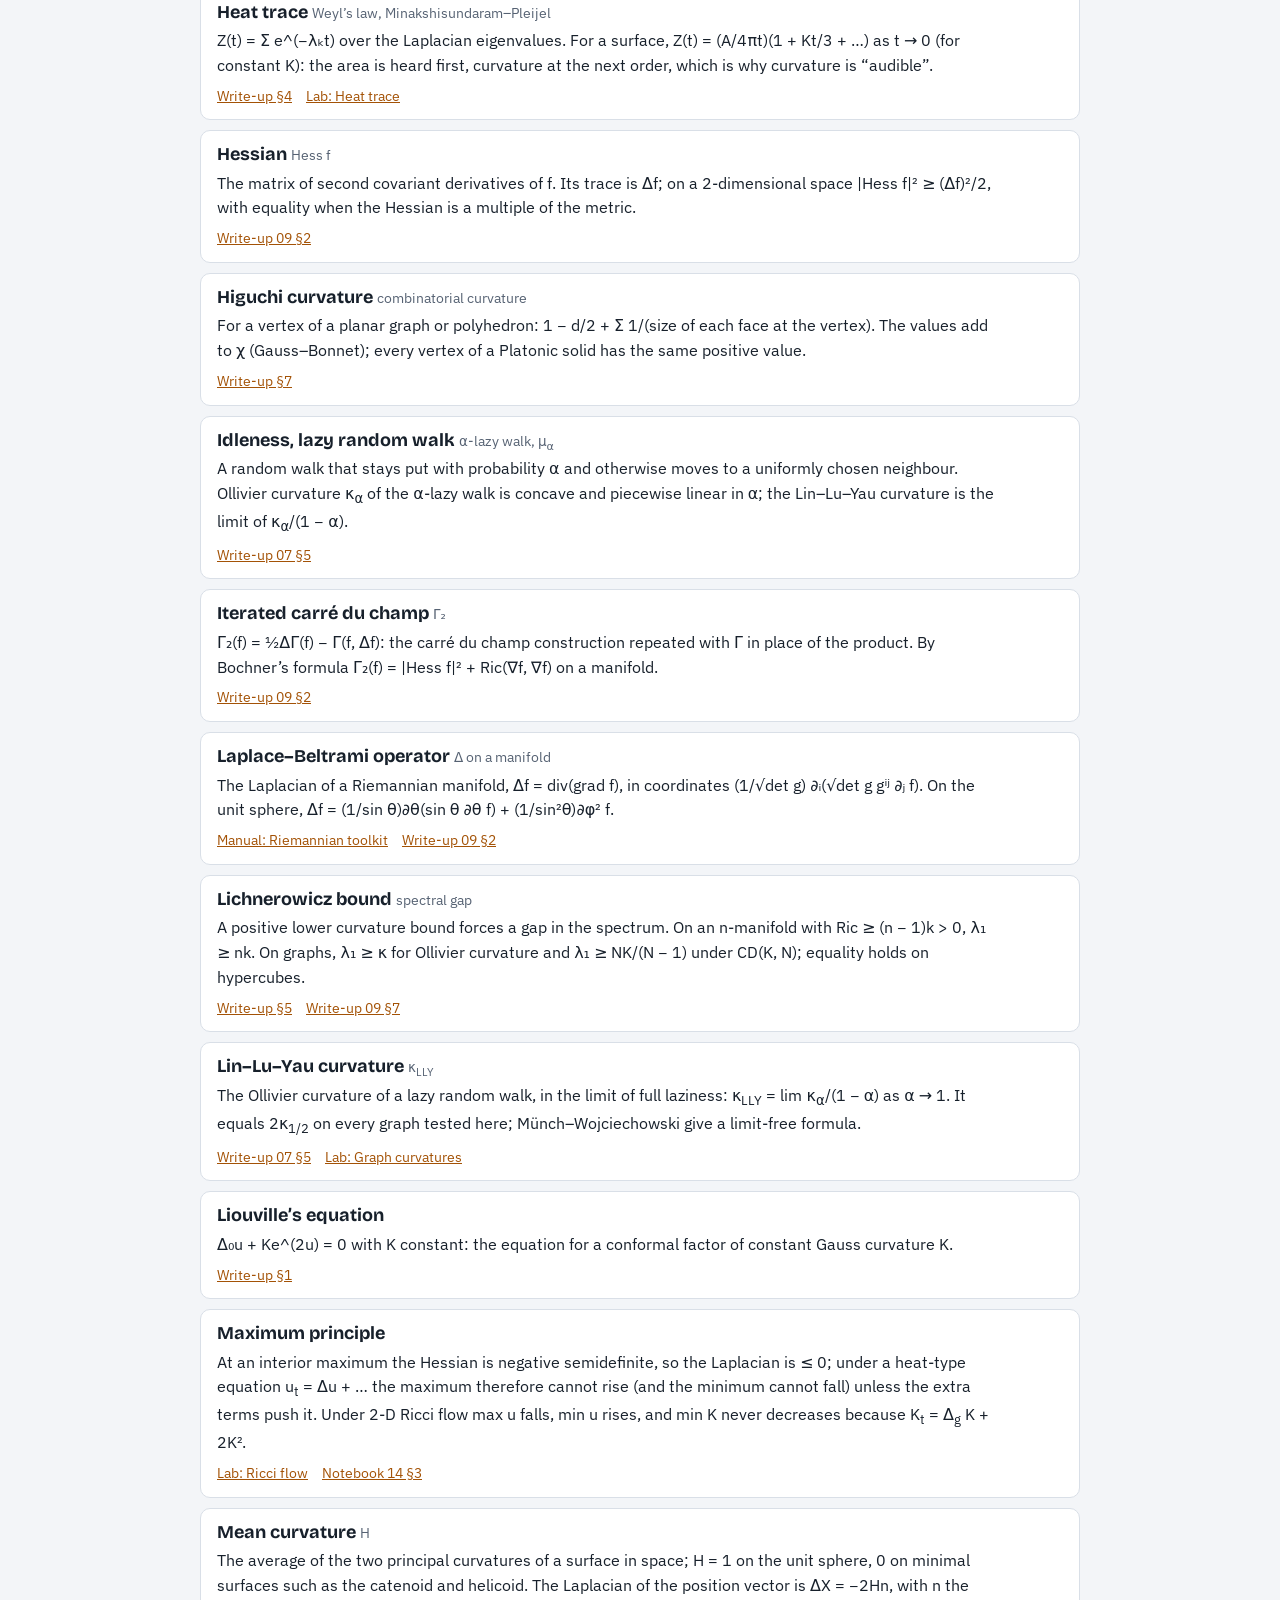
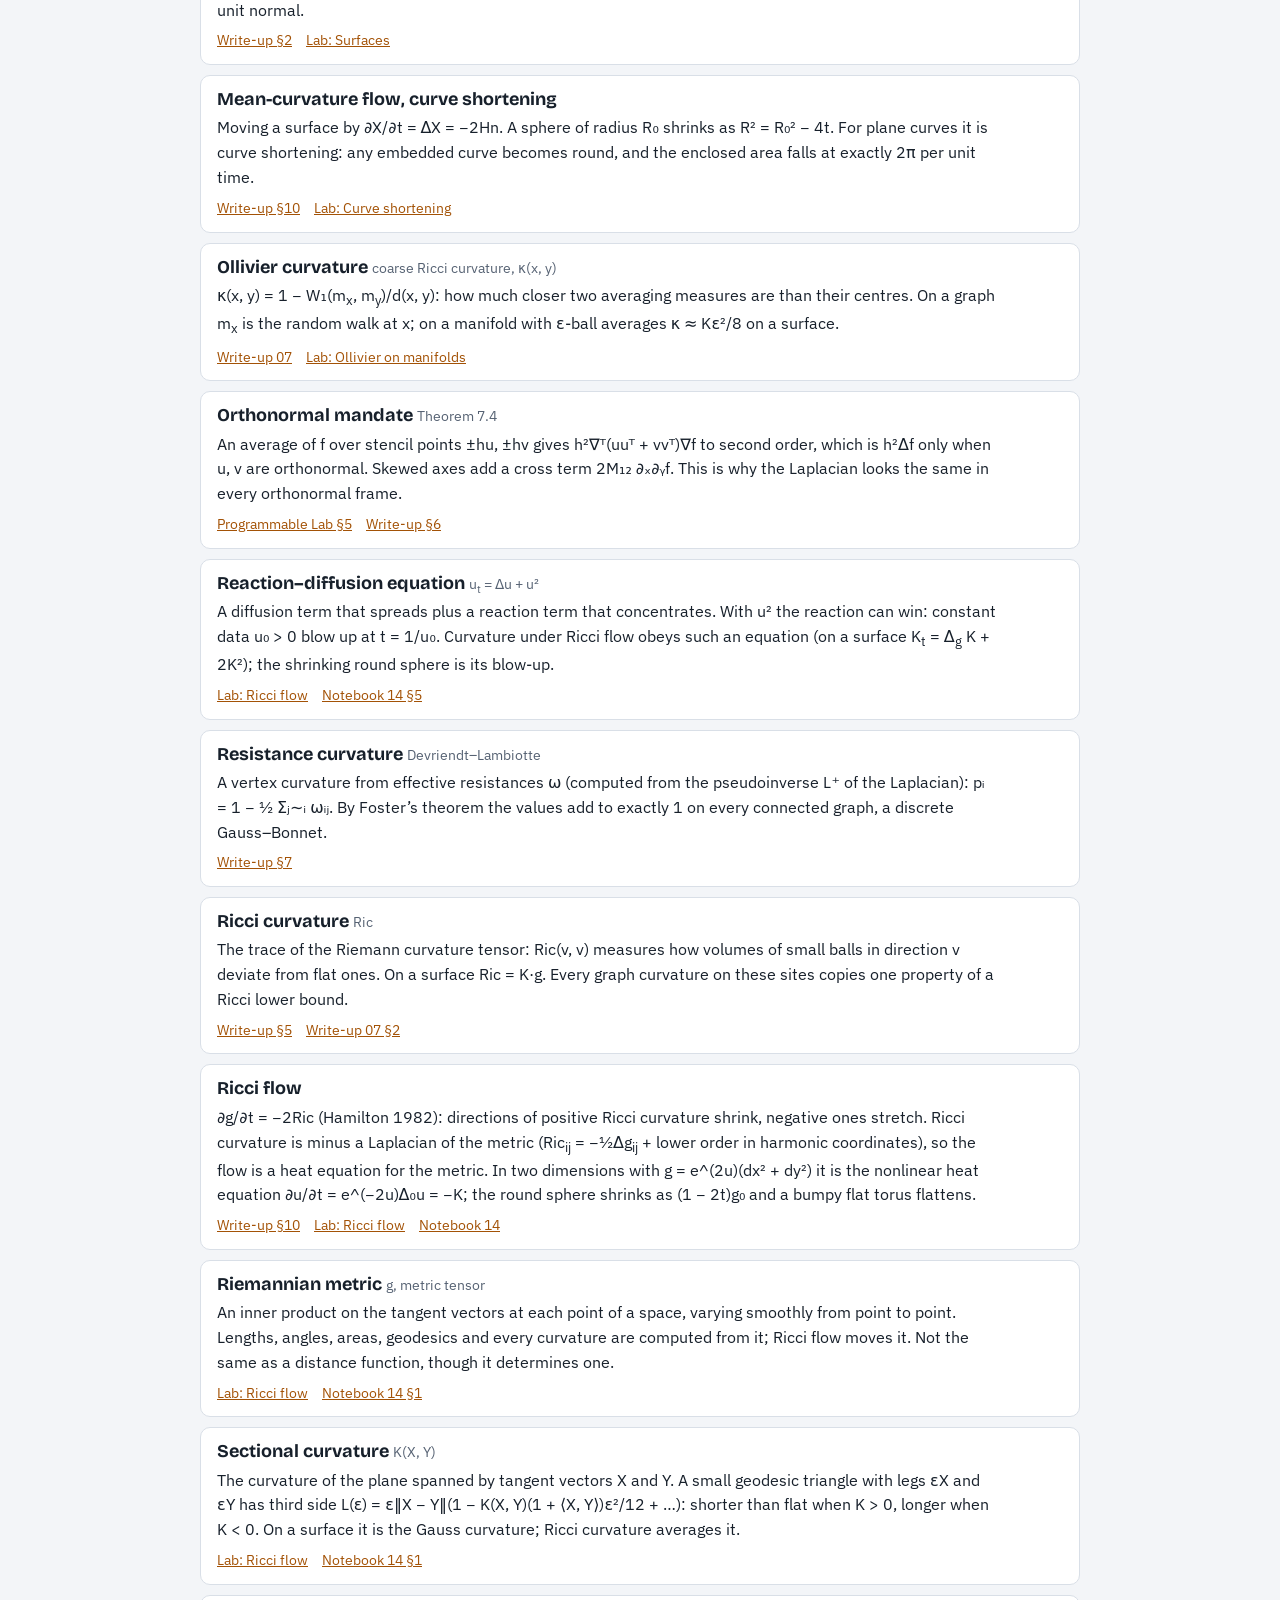
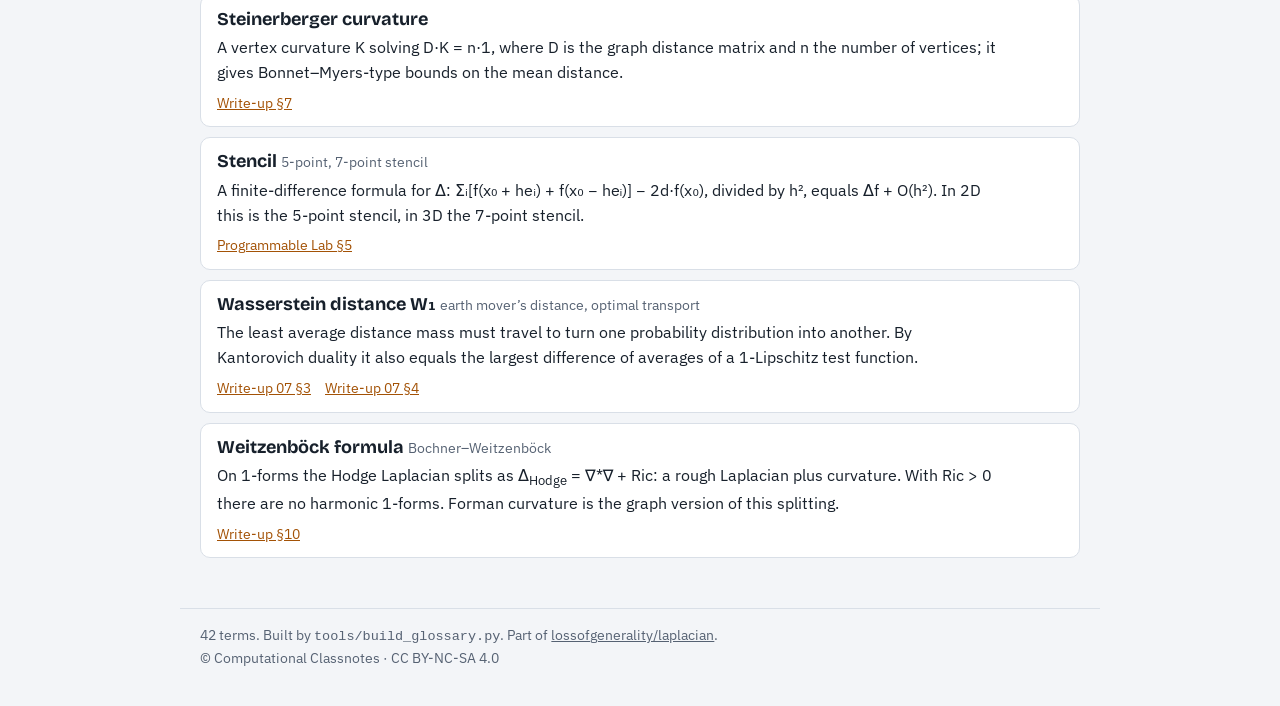
<file: docs/glossary.html>
<!DOCTYPE html>
<html lang="en"><head><meta charset="utf-8"><meta name="viewport" content="width=device-width, initial-scale=1">
<title>Glossary — Laplacian Labs · Computational Classnotes</title>
<link rel="stylesheet" href="../brand/ccn-tokens.css">
<style>
*{box-sizing:border-box} body{margin:0;background:var(--ccn-page);color:var(--ccn-ink);font:16px/1.55 var(--ccn-f-body)}
.top{display:flex;flex-wrap:wrap;gap:6px 18px;align-items:baseline;max-width:920px;margin:0 auto;padding:16px 20px;border-bottom:1px solid var(--ccn-line)}
.wm{font:700 20px/1.1 var(--ccn-f-display);letter-spacing:-.01em;white-space:nowrap;color:inherit;text-decoration:none} .wm b{color:var(--ccn-orange-ink)}
.top a.l{color:var(--ccn-soft);font-size:14px} .top a.l:first-of-type{margin-left:auto}
main{max-width:920px;margin:0 auto;padding:22px 20px 40px}
h1{font:700 clamp(24px,2.4vw,28px)/1.15 var(--ccn-f-display);margin:0 0 6px} .lede{color:var(--ccn-soft);font-size:15px;margin:0 0 14px}
.toc{font-size:14px;line-height:1.9;background:var(--ccn-panel);border:1px solid var(--ccn-line);border-radius:10px;padding:10px 14px;margin-bottom:18px}
.toc a{color:var(--ccn-orange-ink)}
.g{background:var(--ccn-panel);border:1px solid var(--ccn-line);border-radius:10px;padding:12px 16px;margin-bottom:10px;scroll-margin-top:12px}
.g:target{border-color:var(--ccn-orange);box-shadow:0 0 0 3px var(--ccn-orange-tint)}
.g h2{font:700 18px/1.3 var(--ccn-f-display);margin:0 0 4px} .g .al{font:400 13.5px var(--ccn-f-body);color:var(--ccn-soft)}
.g p{margin:0 0 8px;max-width:78ch} .lk{display:flex;flex-wrap:wrap;gap:6px 14px;font-size:14px} .lk a{color:var(--ccn-orange-ink)}
footer{max-width:920px;margin:0 auto;padding:16px 20px 40px;color:var(--ccn-soft);font-size:13.5px;border-top:1px solid var(--ccn-line)} footer a{color:inherit}
</style></head><body>
<div class="top"><a class="wm" href="../lab/Laplacian_Curvature_Lab.html">Laplacian <b>Curvature</b> Lab</a><a class="l" href="../manual.html">Manual</a><a class="l" href="series/">Write-ups</a><a class="l" href="../search.html">Search</a><a class="l" href="https://lossofgenerality.github.io/Laplacian-lab/">Laplacian Programmable Lab</a></div>
<main><h1>Glossary</h1>
<p class="lede">Every technical term used across both Labs, both manuals and the write-ups: a short definition in the sites’ conventions, and links to where it is worked out. Link to a term with <code>glossary.html#term-name</code>.</p>
<div class="toc"><a href="#angle-defect">Angle defect</a> · <a href="#bakry-mery-curvature">Bakry–Émery curvature</a> · <a href="#ball-mean-sphere-mean">Ball mean / sphere mean</a> · <a href="#bochner-formula">Bochner formula</a> · <a href="#bonnet-myers-theorem">Bonnet–Myers theorem</a> · <a href="#carr-du-champ">Carré du champ</a> · <a href="#conformal-factor">Conformal factor</a> · <a href="#cotangent-laplacian">Cotangent Laplacian</a> · <a href="#curvature-dimension-condition">Curvature-dimension condition</a> · <a href="#energy-heat-equation">Energy (heat equation)</a> · <a href="#entropy-heat-equation">Entropy (heat equation)</a> · <a href="#euler-characteristic">Euler characteristic</a> · <a href="#fisher-information">Fisher information</a> · <a href="#forman-curvature">Forman curvature</a> · <a href="#gauss-curvature">Gauss curvature</a> · <a href="#gauss-bonnet-theorem">Gauss–Bonnet theorem</a> · <a href="#graph-laplacian-random-walk-normalisation">Graph Laplacian (random-walk normalisation)</a> · <a href="#harmonic-function">Harmonic function</a> · <a href="#heat-trace">Heat trace</a> · <a href="#hessian">Hessian</a> · <a href="#higuchi-curvature">Higuchi curvature</a> · <a href="#idleness-lazy-random-walk">Idleness, lazy random walk</a> · <a href="#iterated-carr-du-champ">Iterated carré du champ</a> · <a href="#laplace-beltrami-operator">Laplace–Beltrami operator</a> · <a href="#lichnerowicz-bound">Lichnerowicz bound</a> · <a href="#lin-lu-yau-curvature">Lin–Lu–Yau curvature</a> · <a href="#liouville-s-equation">Liouville’s equation</a> · <a href="#maximum-principle">Maximum principle</a> · <a href="#mean-curvature">Mean curvature</a> · <a href="#mean-curvature-flow-curve-shortening">Mean-curvature flow, curve shortening</a> · <a href="#ollivier-curvature">Ollivier curvature</a> · <a href="#orthonormal-mandate">Orthonormal mandate</a> · <a href="#reaction-diffusion-equation">Reaction–diffusion equation</a> · <a href="#resistance-curvature">Resistance curvature</a> · <a href="#ricci-curvature">Ricci curvature</a> · <a href="#ricci-flow">Ricci flow</a> · <a href="#riemannian-metric">Riemannian metric</a> · <a href="#sectional-curvature">Sectional curvature</a> · <a href="#steinerberger-curvature">Steinerberger curvature</a> · <a href="#stencil">Stencil</a> · <a href="#wasserstein-distance-w">Wasserstein distance W₁</a> · <a href="#weitzenb-ck-formula">Weitzenböck formula</a></div>
<section class="g" id="angle-defect"><h2>Angle defect <span class="al">angular deficit</span></h2><p>At a vertex of a triangle mesh, δ = 2π − (sum of the corner angles of the triangles meeting there): how far the angles fall short of a flat 2π. Positive at cone-like points, negative at saddle-like points. A cube corner has δ = 2π − 3·π/2 = π/2. δ/A, with A the vertex area, approximates the Gauss curvature K.</p><div class="lk"><a class="go" href="laplacian-curvature.html#discrete-surfaces-the-cotangent-laplacian">Write-up §6</a> <a class="go" href="https://lossofgenerality.github.io/laplacian/lab/Laplacian_Curvature_Lab.html#mesh">Lab: Meshes</a></div></section>
<section class="g" id="bakry-mery-curvature"><h2>Bakry–Émery curvature <span class="al">K<sub>N</sub>, K∞, CD(K, N)</span></h2><p>The largest K such that Γ₂(f) ≥ (1/N)(Δf)² + KΓ(f) at a point for every function f: Bochner’s inequality imposed using the Laplacian alone. K∞ drops the dimension term. On graphs it is a small exact eigenvalue problem on the 2-ball of a vertex.</p><div class="lk"><a class="go" href="series/09-bakry-emery.html">Write-up 09</a> <a class="go" href="https://lossofgenerality.github.io/laplacian/lab/Laplacian_Curvature_Lab.html#graphs">Lab: Graph curvatures</a></div></section>
<section class="g" id="ball-mean-sphere-mean"><h2>Ball mean / sphere mean <span class="al">M<sub>r</sub> f, mean value</span></h2><p>The average of f over a ball, or over a sphere, of radius r centred at a point. As r → 0 both differ from f(x₀) by a multiple of r²Δf: 2n(M<sub>r</sub> f − f)/r² → Δf on the sphere and 2(n + 2)(M<sub>r</sub> f − f)/r² → Δf on the ball.</p><div class="lk"><a class="go" href="https://lossofgenerality.github.io/Laplacian-lab/#origin">Programmable Lab §1</a> <a class="go" href="laplacian-curvature.html#mean-values-and-volumes-where-the-mean-value-origin-of-δ-meets-curvature">Write-up §3</a></div></section>
<section class="g" id="bochner-formula"><h2>Bochner formula <span class="al">Bochner identity</span></h2><p>½Δ|∇f|² = ⟨∇f, ∇Δf⟩ + |Hess f|² + Ric(∇f, ∇f). In Γ-notation, Γ₂(f) = |Hess f|² + Ric(∇f, ∇f). A lower bound on Ricci curvature becomes Γ₂ ≥ KΓ + (Δf)²/n, the form that graph curvatures copy.</p><div class="lk"><a class="go" href="laplacian-curvature.html#bochner-formula-and-its-consequences">Write-up §5</a> <a class="go" href="series/09-bakry-emery.html#the-carré-du-champ-and-bochners-formula-written-with-the-laplacian">Write-up 09 §2</a></div></section>
<section class="g" id="bonnet-myers-theorem"><h2>Bonnet–Myers theorem <span class="al">diameter bound</span></h2><p>A positive lower bound on curvature bounds the diameter. On a manifold with Ric ≥ (n − 1)K &gt; 0, diam ≤ π/√K. On graphs: diam ≤ 2/κ for Ollivier-type curvature κ &gt; 0, and diam ≤ 2/K∞ for Bakry–Émery curvature on regular graphs (both attained on hypercubes).</p><div class="lk"><a class="go" href="series/07-ollivier.html#what-a-lower-bound-on-κ-buys">Write-up 07 §7</a> <a class="go" href="series/09-bakry-emery.html#what-a-lower-bound-buys">Write-up 09 §7</a></div></section>
<section class="g" id="carr-du-champ"><h2>Carré du champ <span class="al">Γ, square of the field</span></h2><p>French for “square of the field”. Γ(f, g) = ½(Δ(fg) − fΔg − gΔf): how far Δ is from obeying the product rule. On a manifold Γ(f) = |∇f|²; on a graph Γ(f)(v) = ½ mean over neighbours w of (f(w) − f(v))². For f = x² on the line, Γ(f) = 4x² = (f′)².</p><div class="lk"><a class="go" href="series/09-bakry-emery.html#the-carré-du-champ-and-bochners-formula-written-with-the-laplacian">Write-up 09 §2</a></div></section>
<section class="g" id="conformal-factor"><h2>Conformal factor <span class="al">isothermal coordinates, e^(2u)</span></h2><p>In two dimensions every metric can be written g = e^(2u)(dx² + dy²) in suitable (isothermal) coordinates; e^(2u) is the conformal factor. Gauss curvature is then K = −e^(−2u)Δ₀u, with Δ₀ the flat Laplacian.</p><div class="lk"><a class="go" href="laplacian-curvature.html#gauss-curvature-is-a-laplacian">Write-up §1</a> <a class="go" href="https://lossofgenerality.github.io/laplacian/lab/Laplacian_Curvature_Lab.html#ricci">Lab: Ricci flow</a></div></section>
<section class="g" id="cotangent-laplacian"><h2>Cotangent Laplacian <span class="al">cotan Laplacian</span></h2><p>The standard Laplacian on a triangle mesh: (Δf)ᵢ = (1/2Aᵢ) Σⱼ (cot αᵢⱼ + cot βᵢⱼ)(fⱼ − fᵢ), where αᵢⱼ and βᵢⱼ are the two angles opposite edge ij and Aᵢ is the vertex area. Applied to the vertex positions it gives ΔX ≈ −2Hn.</p><div class="lk"><a class="go" href="laplacian-curvature.html#discrete-surfaces-the-cotangent-laplacian">Write-up §6</a> <a class="go" href="https://lossofgenerality.github.io/laplacian/lab/Laplacian_Curvature_Lab.html#mesh">Lab: Meshes</a></div></section>
<section class="g" id="curvature-dimension-condition"><h2>Curvature-dimension condition <span class="al">CD(K, N)</span></h2><p>Γ₂(f) ≥ (1/N)(Δf)² + KΓ(f) for all f: “Ricci curvature at least K and dimension at most N”, stated with the Laplacian only. The unit sphere S² satisfies CD(1, 2).</p><div class="lk"><a class="go" href="series/09-bakry-emery.html#definition-on-graphs">Write-up 09 §3</a> <a class="go" href="series/09-bakry-emery.html#dimension-the-curve-k_n">Write-up 09 §6</a></div></section>
<section class="g" id="energy-heat-equation"><h2>Energy (heat equation) <span class="al">E = ∫u², Dirichlet energy</span></h2><p>For u<sub>t</sub> = Δu on a closed space, E = ∫u² decreases: E′ = −2∫|∇u|². For the Lab’s Ricci flow the analogue D = ∬|∇₀u|² of the conformal factor decreases at the rate 2∬K² dA.</p><div class="lk"><a class="go" href="https://lossofgenerality.github.io/laplacian/lab/Laplacian_Curvature_Lab.html#ricci">Lab: Ricci flow</a> <a class="go" href="https://github.com/lossofgenerality/laplacian/blob/main/notebooks/series/14-Ricci-Flow.nb">Notebook 14 §4</a></div></section>
<section class="g" id="entropy-heat-equation"><h2>Entropy (heat equation) <span class="al">S = −∫u ln u</span></h2><p>For a positive solution of u<sub>t</sub> = Δu, S = −∫u ln u increases: S′ = ∫|∇u|²/u, the Fisher information. For the Lab’s Ricci flow the entropy of the area density ρ = e^(2u)/A increases at the rate 4D/A and is largest, ln 4π², for the flat metric.</p><div class="lk"><a class="go" href="https://lossofgenerality.github.io/laplacian/lab/Laplacian_Curvature_Lab.html#ricci">Lab: Ricci flow</a> <a class="go" href="https://github.com/lossofgenerality/laplacian/blob/main/notebooks/series/14-Ricci-Flow.nb">Notebook 14 §4</a></div></section>
<section class="g" id="euler-characteristic"><h2>Euler characteristic <span class="al">χ</span></h2><p>χ = V − E + F for a surface built from V vertices, E edges and F faces. A sphere has χ = 2, a torus χ = 0. Gauss–Bonnet ties it to curvature: ∬K dA = 2πχ.</p><div class="lk"><a class="go" href="laplacian-curvature.html#discrete-surfaces-the-cotangent-laplacian">Write-up §6</a></div></section>
<section class="g" id="fisher-information"><h2>Fisher information</h2><p>∫|∇u|²/u for a positive density u: the rate at which the entropy of a heat flow increases. Perelman’s monotone quantity for Ricci flow is closer to a Fisher information than to an entropy.</p><div class="lk"><a class="go" href="https://github.com/lossofgenerality/laplacian/blob/main/notebooks/series/14-Ricci-Flow.nb">Notebook 14 §4</a></div></section>
<section class="g" id="forman-curvature"><h2>Forman curvature <span class="al">Forman–Ricci</span></h2><p>An edge curvature from the Weitzenböck splitting of the 1-form Hodge Laplacian. For an unweighted edge xy: 4 − d<sub>x</sub> − d<sub>y</sub> + 3·(number of triangles containing xy).</p><div class="lk"><a class="go" href="laplacian-curvature.html#graph-curvatures-and-the-graph-laplacian">Write-up §7</a> <a class="go" href="https://lossofgenerality.github.io/laplacian/lab/Laplacian_Curvature_Lab.html#graphs">Lab: Graph curvatures</a></div></section>
<section class="g" id="gauss-curvature"><h2>Gauss curvature <span class="al">K</span></h2><p>The product of the two principal curvatures of a surface; intrinsic (Gauss’s Theorema Egregium). K = 1 on the unit sphere, 0 on the plane and cylinder, −1 on the hyperbolic plane. In isothermal coordinates K = −e^(−2u)Δ₀u.</p><div class="lk"><a class="go" href="laplacian-curvature.html#gauss-curvature-is-a-laplacian">Write-up §1</a> <a class="go" href="https://lossofgenerality.github.io/laplacian/lab/Laplacian_Curvature_Lab.html#surfaces">Lab: Surfaces</a></div></section>
<section class="g" id="gauss-bonnet-theorem"><h2>Gauss–Bonnet theorem</h2><p>For a closed surface, ∬K dA = 2πχ. Its discrete form: the angle defects of a closed mesh add to exactly 2πχ. Resistance curvature and Higuchi’s combinatorial curvature satisfy graph versions.</p><div class="lk"><a class="go" href="laplacian-curvature.html#discrete-surfaces-the-cotangent-laplacian">Write-up §6</a> <a class="go" href="laplacian-curvature.html#graph-curvatures-and-the-graph-laplacian">Write-up §7</a></div></section>
<section class="g" id="graph-laplacian-random-walk-normalisation"><h2>Graph Laplacian (random-walk normalisation) <span class="al">Δf(v), normalised Laplacian</span></h2><p>Δf(v) = (mean of f over the neighbours of v) − f(v), the convention used throughout these sites. It equals −(I − D⁻¹A) with A the adjacency and D the degree matrix; its eigenvalues are those of the symmetric normalised Laplacian I − D^(−1/2)AD^(−1/2).</p><div class="lk"><a class="go" href="series/07-ollivier.html#scope-and-conventions">Write-up 07 Scope</a> <a class="go" href="laplacian-curvature.html#graph-curvatures-and-the-graph-laplacian">Write-up §7</a> <a class="go" href="https://lossofgenerality.github.io/Laplacian-lab/#graph">Programmable Lab §7</a></div></section>
<section class="g" id="harmonic-function"><h2>Harmonic function</h2><p>A function with Δf = 0: it equals its own sphere and ball means. In ℝ³, 1/r is harmonic away from the origin; 1/r² is not (Δ(1/r²) = 2/r⁴).</p><div class="lk"><a class="go" href="https://lossofgenerality.github.io/Laplacian-lab/#radial">Programmable Lab §6</a></div></section>
<section class="g" id="heat-trace"><h2>Heat trace <span class="al">Weyl’s law, Minakshisundaram–Pleijel</span></h2><p>Z(t) = Σ e^(−λₖt) over the Laplacian eigenvalues. For a surface, Z(t) = (A/4πt)(1 + Kt/3 + …) as t → 0 (for constant K): the area is heard first, curvature at the next order, which is why curvature is “audible”.</p><div class="lk"><a class="go" href="laplacian-curvature.html#heat-kernel-and-spectrum-curvature-is-audible">Write-up §4</a> <a class="go" href="https://lossofgenerality.github.io/laplacian/lab/Laplacian_Curvature_Lab.html#heat">Lab: Heat trace</a></div></section>
<section class="g" id="hessian"><h2>Hessian <span class="al">Hess f</span></h2><p>The matrix of second covariant derivatives of f. Its trace is Δf; on a 2-dimensional space |Hess f|² ≥ (Δf)²/2, with equality when the Hessian is a multiple of the metric.</p><div class="lk"><a class="go" href="series/09-bakry-emery.html#the-carré-du-champ-and-bochners-formula-written-with-the-laplacian">Write-up 09 §2</a></div></section>
<section class="g" id="higuchi-curvature"><h2>Higuchi curvature <span class="al">combinatorial curvature</span></h2><p>For a vertex of a planar graph or polyhedron: 1 − d/2 + Σ 1/(size of each face at the vertex). The values add to χ (Gauss–Bonnet); every vertex of a Platonic solid has the same positive value.</p><div class="lk"><a class="go" href="laplacian-curvature.html#graph-curvatures-and-the-graph-laplacian">Write-up §7</a></div></section>
<section class="g" id="idleness-lazy-random-walk"><h2>Idleness, lazy random walk <span class="al">α-lazy walk, μ<sub>α</sub></span></h2><p>A random walk that stays put with probability α and otherwise moves to a uniformly chosen neighbour. Ollivier curvature κ<sub>α</sub> of the α-lazy walk is concave and piecewise linear in α; the Lin–Lu–Yau curvature is the limit of κ<sub>α</sub>/(1 − α).</p><div class="lk"><a class="go" href="series/07-ollivier.html#laziness-and-the-linluyau-curvature">Write-up 07 §5</a></div></section>
<section class="g" id="iterated-carr-du-champ"><h2>Iterated carré du champ <span class="al">Γ₂</span></h2><p>Γ₂(f) = ½ΔΓ(f) − Γ(f, Δf): the carré du champ construction repeated with Γ in place of the product. By Bochner’s formula Γ₂(f) = |Hess f|² + Ric(∇f, ∇f) on a manifold.</p><div class="lk"><a class="go" href="series/09-bakry-emery.html#the-carré-du-champ-and-bochners-formula-written-with-the-laplacian">Write-up 09 §2</a></div></section>
<section class="g" id="laplace-beltrami-operator"><h2>Laplace–Beltrami operator <span class="al">Δ on a manifold</span></h2><p>The Laplacian of a Riemannian manifold, Δf = div(grad f), in coordinates (1/√det g) ∂ᵢ(√det g gⁱʲ ∂ⱼ f). On the unit sphere, Δf = (1/sin θ)∂θ(sin θ ∂θ f) + (1/sin²θ)∂φ² f.</p><div class="lk"><a class="go" href="https://lossofgenerality.github.io/laplacian/manual.html#/guide/riemannian">Manual: Riemannian toolkit</a> <a class="go" href="series/09-bakry-emery.html#the-carré-du-champ-and-bochners-formula-written-with-the-laplacian">Write-up 09 §2</a></div></section>
<section class="g" id="lichnerowicz-bound"><h2>Lichnerowicz bound <span class="al">spectral gap</span></h2><p>A positive lower curvature bound forces a gap in the spectrum. On an n-manifold with Ric ≥ (n − 1)k &gt; 0, λ₁ ≥ nk. On graphs, λ₁ ≥ κ for Ollivier curvature and λ₁ ≥ NK/(N − 1) under CD(K, N); equality holds on hypercubes.</p><div class="lk"><a class="go" href="laplacian-curvature.html#bochner-formula-and-its-consequences">Write-up §5</a> <a class="go" href="series/09-bakry-emery.html#what-a-lower-bound-buys">Write-up 09 §7</a></div></section>
<section class="g" id="lin-lu-yau-curvature"><h2>Lin–Lu–Yau curvature <span class="al">κ<sub>LLY</sub></span></h2><p>The Ollivier curvature of a lazy random walk, in the limit of full laziness: κ<sub>LLY</sub> = lim κ<sub>α</sub>/(1 − α) as α → 1. It equals 2κ<sub>1/2</sub> on every graph tested here; Münch–Wojciechowski give a limit-free formula.</p><div class="lk"><a class="go" href="series/07-ollivier.html#laziness-and-the-linluyau-curvature">Write-up 07 §5</a> <a class="go" href="https://lossofgenerality.github.io/laplacian/lab/Laplacian_Curvature_Lab.html#graphs">Lab: Graph curvatures</a></div></section>
<section class="g" id="liouville-s-equation"><h2>Liouville’s equation</h2><p>Δ₀u + Ke^(2u) = 0 with K constant: the equation for a conformal factor of constant Gauss curvature K.</p><div class="lk"><a class="go" href="laplacian-curvature.html#gauss-curvature-is-a-laplacian">Write-up §1</a></div></section>
<section class="g" id="maximum-principle"><h2>Maximum principle</h2><p>At an interior maximum the Hessian is negative semidefinite, so the Laplacian is ≤ 0; under a heat-type equation u<sub>t</sub> = Δu + … the maximum therefore cannot rise (and the minimum cannot fall) unless the extra terms push it. Under 2-D Ricci flow max u falls, min u rises, and min K never decreases because K<sub>t</sub> = Δ<sub>g</sub> K + 2K².</p><div class="lk"><a class="go" href="https://lossofgenerality.github.io/laplacian/lab/Laplacian_Curvature_Lab.html#ricci">Lab: Ricci flow</a> <a class="go" href="https://github.com/lossofgenerality/laplacian/blob/main/notebooks/series/14-Ricci-Flow.nb">Notebook 14 §3</a></div></section>
<section class="g" id="mean-curvature"><h2>Mean curvature <span class="al">H</span></h2><p>The average of the two principal curvatures of a surface in space; H = 1 on the unit sphere, 0 on minimal surfaces such as the catenoid and helicoid. The Laplacian of the position vector is ΔX = −2Hn, with n the unit normal.</p><div class="lk"><a class="go" href="laplacian-curvature.html#mean-curvature-is-a-laplacian">Write-up §2</a> <a class="go" href="https://lossofgenerality.github.io/laplacian/lab/Laplacian_Curvature_Lab.html#surfaces">Lab: Surfaces</a></div></section>
<section class="g" id="mean-curvature-flow-curve-shortening"><h2>Mean-curvature flow, curve shortening</h2><p>Moving a surface by ∂X/∂t = ΔX = −2Hn. A sphere of radius R₀ shrinks as R² = R₀² − 4t. For plane curves it is curve shortening: any embedded curve becomes round, and the enclosed area falls at exactly 2π per unit time.</p><div class="lk"><a class="go" href="laplacian-curvature.html#flows-and-further-identities-worked-out-notebook-10">Write-up §10</a> <a class="go" href="https://lossofgenerality.github.io/laplacian/lab/Laplacian_Curvature_Lab.html#flows">Lab: Curve shortening</a></div></section>
<section class="g" id="ollivier-curvature"><h2>Ollivier curvature <span class="al">coarse Ricci curvature, κ(x, y)</span></h2><p>κ(x, y) = 1 − W₁(m<sub>x</sub>, m<sub>y</sub>)/d(x, y): how much closer two averaging measures are than their centres. On a graph m<sub>x</sub> is the random walk at x; on a manifold with ε-ball averages κ ≈ Kε²/8 on a surface.</p><div class="lk"><a class="go" href="series/07-ollivier.html">Write-up 07</a> <a class="go" href="https://lossofgenerality.github.io/laplacian/lab/Laplacian_Curvature_Lab.html#ollivier">Lab: Ollivier on manifolds</a></div></section>
<section class="g" id="orthonormal-mandate"><h2>Orthonormal mandate <span class="al">Theorem 7.4</span></h2><p>An average of f over stencil points ±hu, ±hv gives h²∇ᵀ(uuᵀ + vvᵀ)∇f to second order, which is h²Δf only when u, v are orthonormal. Skewed axes add a cross term 2M₁₂ ∂ₓ∂ᵧf. This is why the Laplacian looks the same in every orthonormal frame.</p><div class="lk"><a class="go" href="https://lossofgenerality.github.io/Laplacian-lab/#discrete">Programmable Lab §5</a> <a class="go" href="laplacian-curvature.html#discrete-surfaces-the-cotangent-laplacian">Write-up §6</a></div></section>
<section class="g" id="reaction-diffusion-equation"><h2>Reaction–diffusion equation <span class="al">u<sub>t</sub> = Δu + u²</span></h2><p>A diffusion term that spreads plus a reaction term that concentrates. With u² the reaction can win: constant data u₀ &gt; 0 blow up at t = 1/u₀. Curvature under Ricci flow obeys such an equation (on a surface K<sub>t</sub> = Δ<sub>g</sub> K + 2K²); the shrinking round sphere is its blow-up.</p><div class="lk"><a class="go" href="https://lossofgenerality.github.io/laplacian/lab/Laplacian_Curvature_Lab.html#ricci">Lab: Ricci flow</a> <a class="go" href="https://github.com/lossofgenerality/laplacian/blob/main/notebooks/series/14-Ricci-Flow.nb">Notebook 14 §5</a></div></section>
<section class="g" id="resistance-curvature"><h2>Resistance curvature <span class="al">Devriendt–Lambiotte</span></h2><p>A vertex curvature from effective resistances ω (computed from the pseudoinverse L⁺ of the Laplacian): pᵢ = 1 − ½ Σⱼ∼ᵢ ωᵢⱼ. By Foster’s theorem the values add to exactly 1 on every connected graph, a discrete Gauss–Bonnet.</p><div class="lk"><a class="go" href="laplacian-curvature.html#graph-curvatures-and-the-graph-laplacian">Write-up §7</a></div></section>
<section class="g" id="ricci-curvature"><h2>Ricci curvature <span class="al">Ric</span></h2><p>The trace of the Riemann curvature tensor: Ric(v, v) measures how volumes of small balls in direction v deviate from flat ones. On a surface Ric = K·g. Every graph curvature on these sites copies one property of a Ricci lower bound.</p><div class="lk"><a class="go" href="laplacian-curvature.html#bochner-formula-and-its-consequences">Write-up §5</a> <a class="go" href="series/07-ollivier.html#positive-curvature-brings-averages-together">Write-up 07 §2</a></div></section>
<section class="g" id="ricci-flow"><h2>Ricci flow</h2><p>∂g/∂t = −2Ric (Hamilton 1982): directions of positive Ricci curvature shrink, negative ones stretch. Ricci curvature is minus a Laplacian of the metric (Ric<sub>ij</sub> = −½Δg<sub>ij</sub> + lower order in harmonic coordinates), so the flow is a heat equation for the metric. In two dimensions with g = e^(2u)(dx² + dy²) it is the nonlinear heat equation ∂u/∂t = e^(−2u)Δ₀u = −K; the round sphere shrinks as (1 − 2t)g₀ and a bumpy flat torus flattens.</p><div class="lk"><a class="go" href="laplacian-curvature.html#flows-and-further-identities-worked-out-notebook-10">Write-up §10</a> <a class="go" href="https://lossofgenerality.github.io/laplacian/lab/Laplacian_Curvature_Lab.html#ricci">Lab: Ricci flow</a> <a class="go" href="https://github.com/lossofgenerality/laplacian/blob/main/notebooks/series/14-Ricci-Flow.nb">Notebook 14</a></div></section>
<section class="g" id="riemannian-metric"><h2>Riemannian metric <span class="al">g, metric tensor</span></h2><p>An inner product on the tangent vectors at each point of a space, varying smoothly from point to point. Lengths, angles, areas, geodesics and every curvature are computed from it; Ricci flow moves it. Not the same as a distance function, though it determines one.</p><div class="lk"><a class="go" href="https://lossofgenerality.github.io/laplacian/lab/Laplacian_Curvature_Lab.html#ricci">Lab: Ricci flow</a> <a class="go" href="https://github.com/lossofgenerality/laplacian/blob/main/notebooks/series/14-Ricci-Flow.nb">Notebook 14 §1</a></div></section>
<section class="g" id="sectional-curvature"><h2>Sectional curvature <span class="al">K(X, Y)</span></h2><p>The curvature of the plane spanned by tangent vectors X and Y. A small geodesic triangle with legs εX and εY has third side L(ε) = ε‖X − Y‖(1 − K(X, Y)(1 + ⟨X, Y⟩)ε²/12 + …): shorter than flat when K &gt; 0, longer when K &lt; 0. On a surface it is the Gauss curvature; Ricci curvature averages it.</p><div class="lk"><a class="go" href="https://lossofgenerality.github.io/laplacian/lab/Laplacian_Curvature_Lab.html#ricci">Lab: Ricci flow</a> <a class="go" href="https://github.com/lossofgenerality/laplacian/blob/main/notebooks/series/14-Ricci-Flow.nb">Notebook 14 §1</a></div></section>
<section class="g" id="steinerberger-curvature"><h2>Steinerberger curvature</h2><p>A vertex curvature K solving D·K = n·1, where D is the graph distance matrix and n the number of vertices; it gives Bonnet–Myers-type bounds on the mean distance.</p><div class="lk"><a class="go" href="laplacian-curvature.html#graph-curvatures-and-the-graph-laplacian">Write-up §7</a></div></section>
<section class="g" id="stencil"><h2>Stencil <span class="al">5-point, 7-point stencil</span></h2><p>A finite-difference formula for Δ: Σᵢ[f(x₀ + heᵢ) + f(x₀ − heᵢ)] − 2d·f(x₀), divided by h², equals Δf + O(h²). In 2D this is the 5-point stencil, in 3D the 7-point stencil.</p><div class="lk"><a class="go" href="https://lossofgenerality.github.io/Laplacian-lab/#discrete">Programmable Lab §5</a></div></section>
<section class="g" id="wasserstein-distance-w"><h2>Wasserstein distance W₁ <span class="al">earth mover’s distance, optimal transport</span></h2><p>The least average distance mass must travel to turn one probability distribution into another. By Kantorovich duality it also equals the largest difference of averages of a 1-Lipschitz test function.</p><div class="lk"><a class="go" href="series/07-ollivier.html#definition">Write-up 07 §3</a> <a class="go" href="series/07-ollivier.html#worked-by-hand">Write-up 07 §4</a></div></section>
<section class="g" id="weitzenb-ck-formula"><h2>Weitzenböck formula <span class="al">Bochner–Weitzenböck</span></h2><p>On 1-forms the Hodge Laplacian splits as Δ<sub>Hodge</sub> = ∇*∇ + Ric: a rough Laplacian plus curvature. With Ric &gt; 0 there are no harmonic 1-forms. Forman curvature is the graph version of this splitting.</p><div class="lk"><a class="go" href="laplacian-curvature.html#flows-and-further-identities-worked-out-notebook-10">Write-up §10</a></div></section>
</main>
<footer>42 terms. Built by <code>tools/build_glossary.py</code>. Part of <a href="https://github.com/lossofgenerality/laplacian">lossofgenerality/laplacian</a>.<br>© Computational Classnotes · CC BY-NC-SA 4.0</footer>
</body></html>
</file>
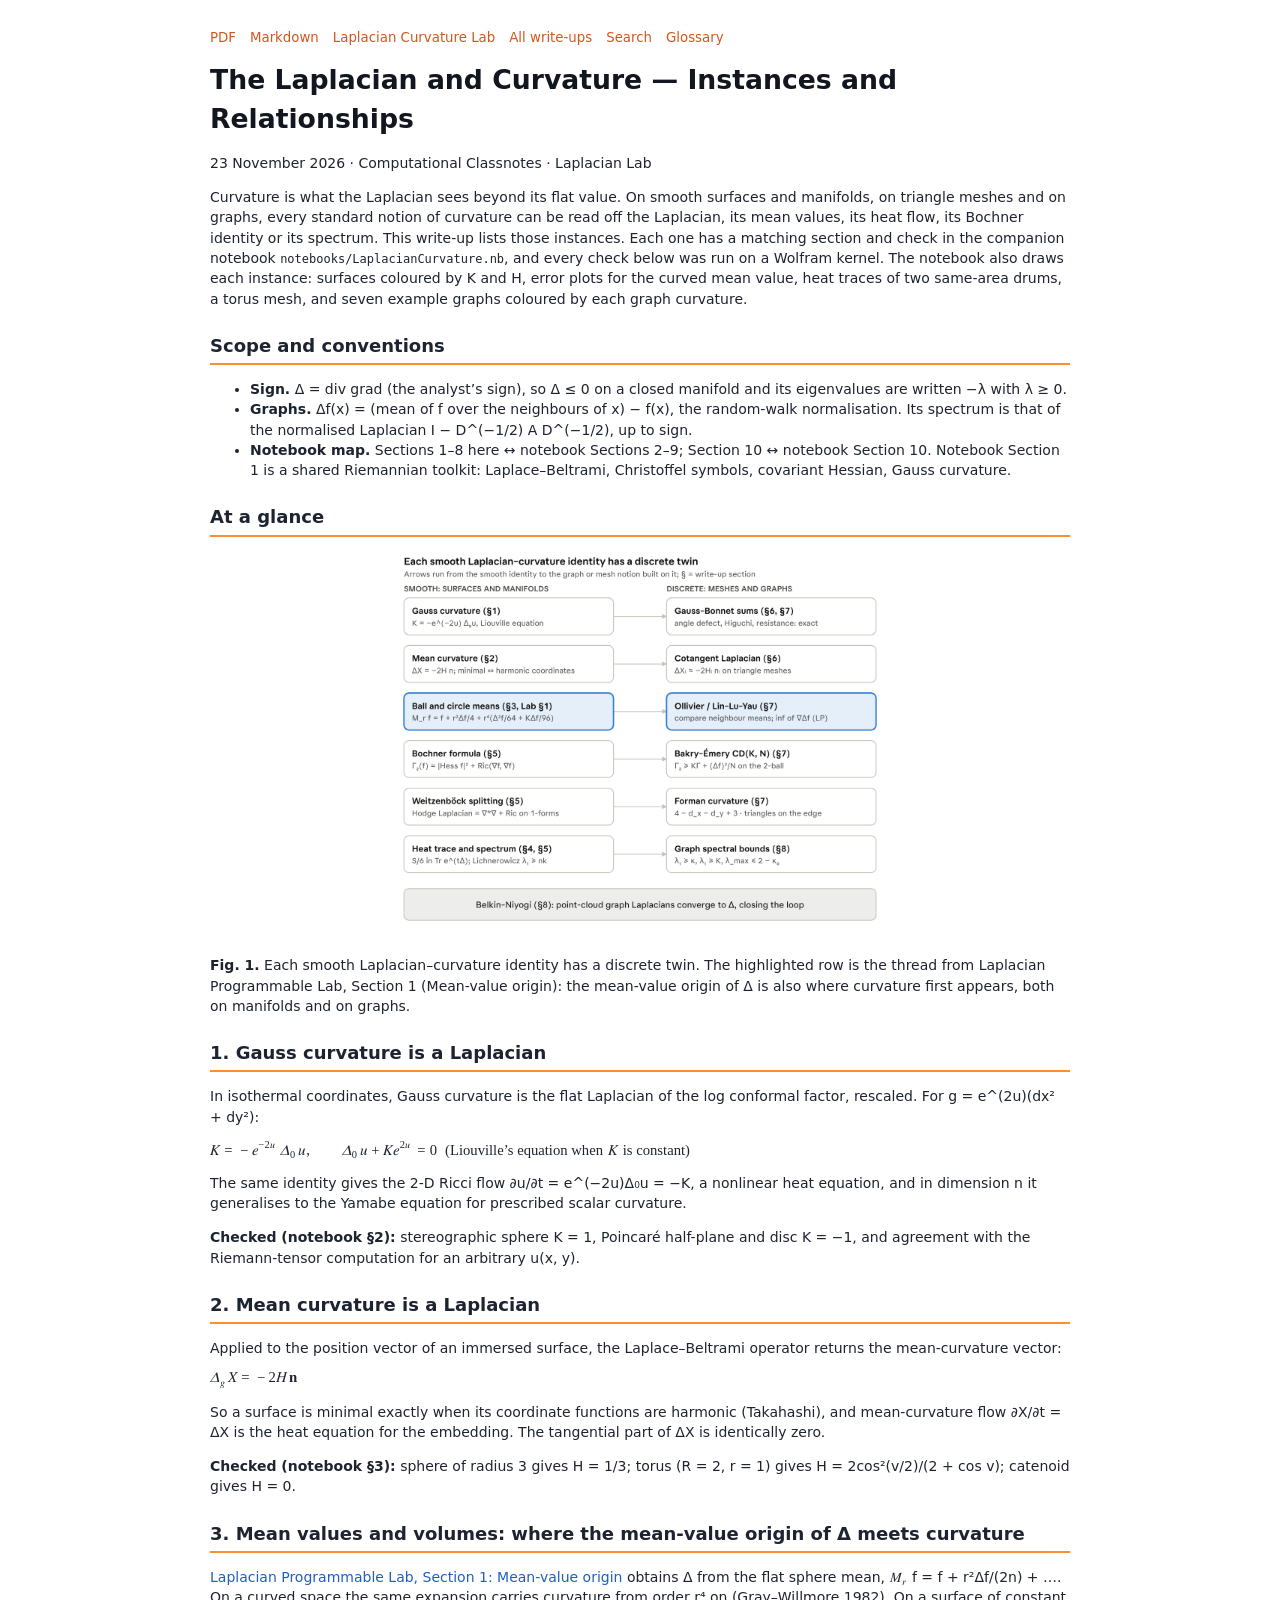
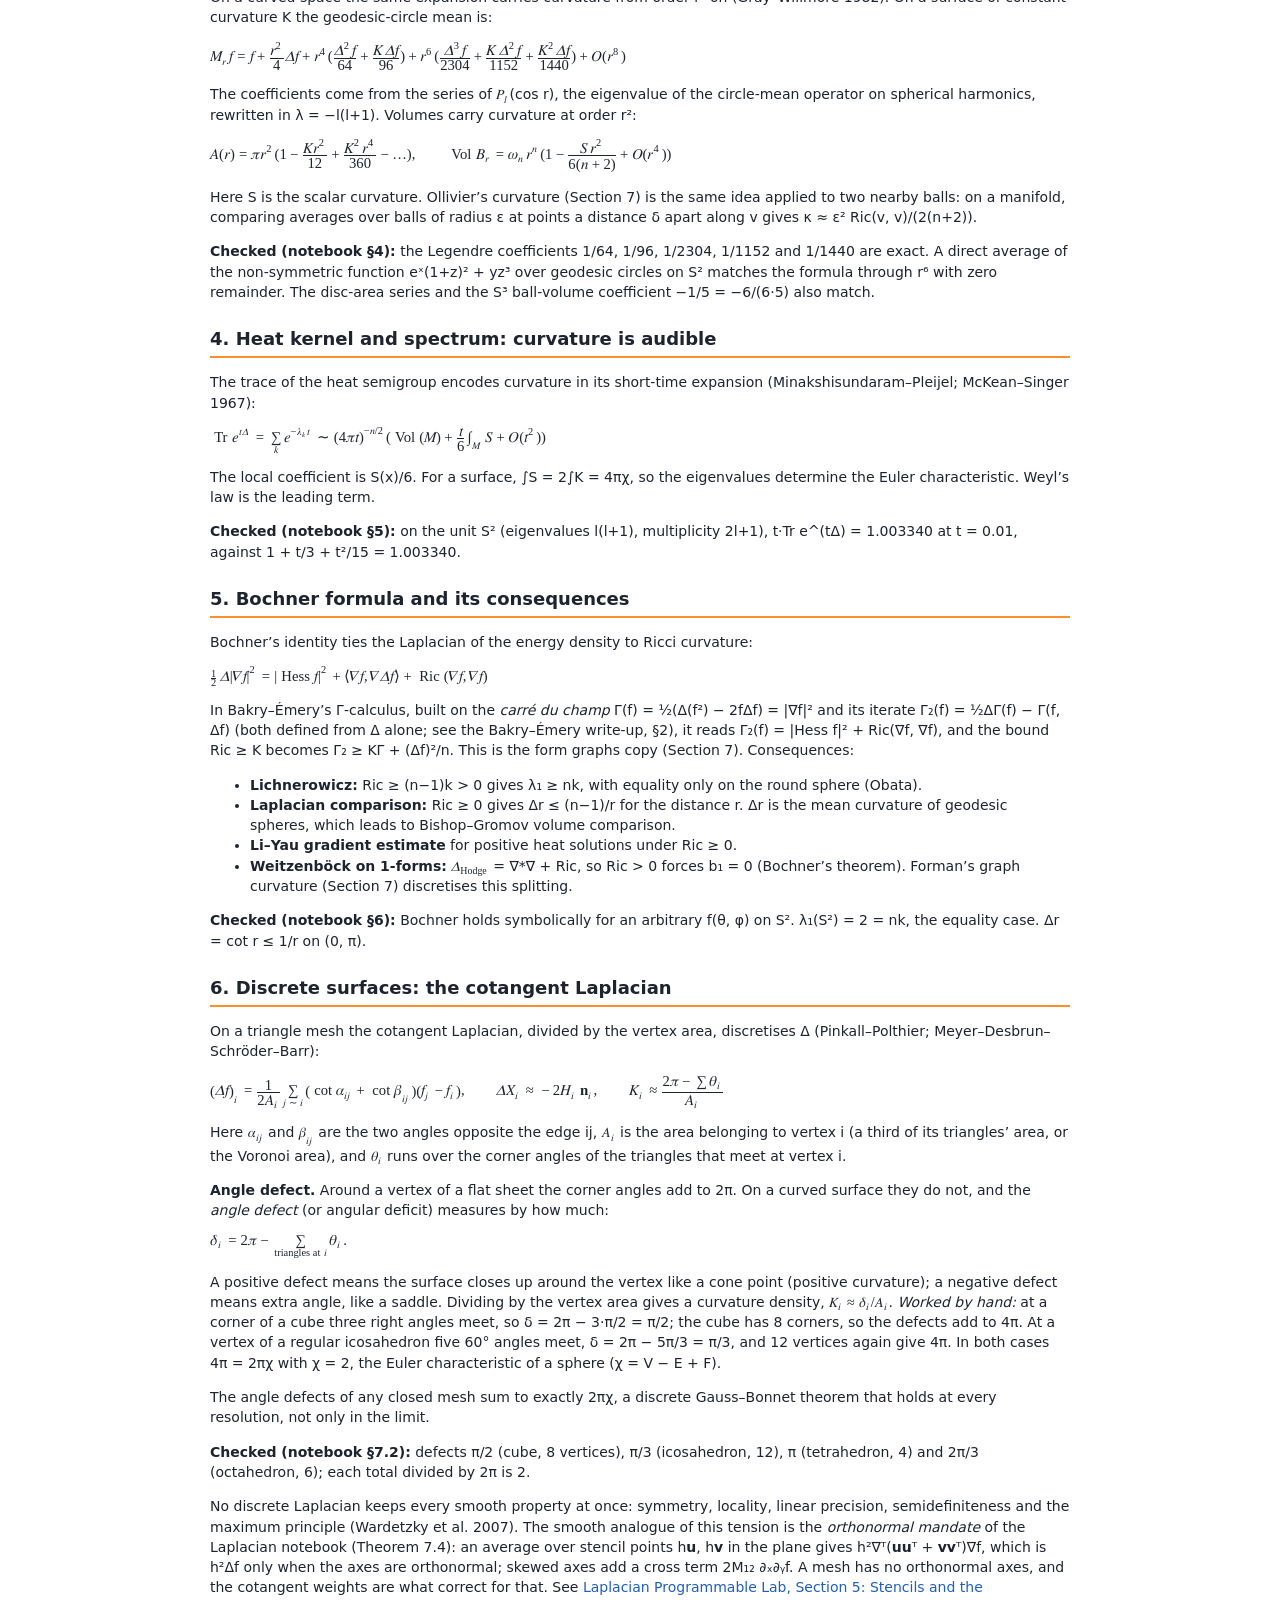
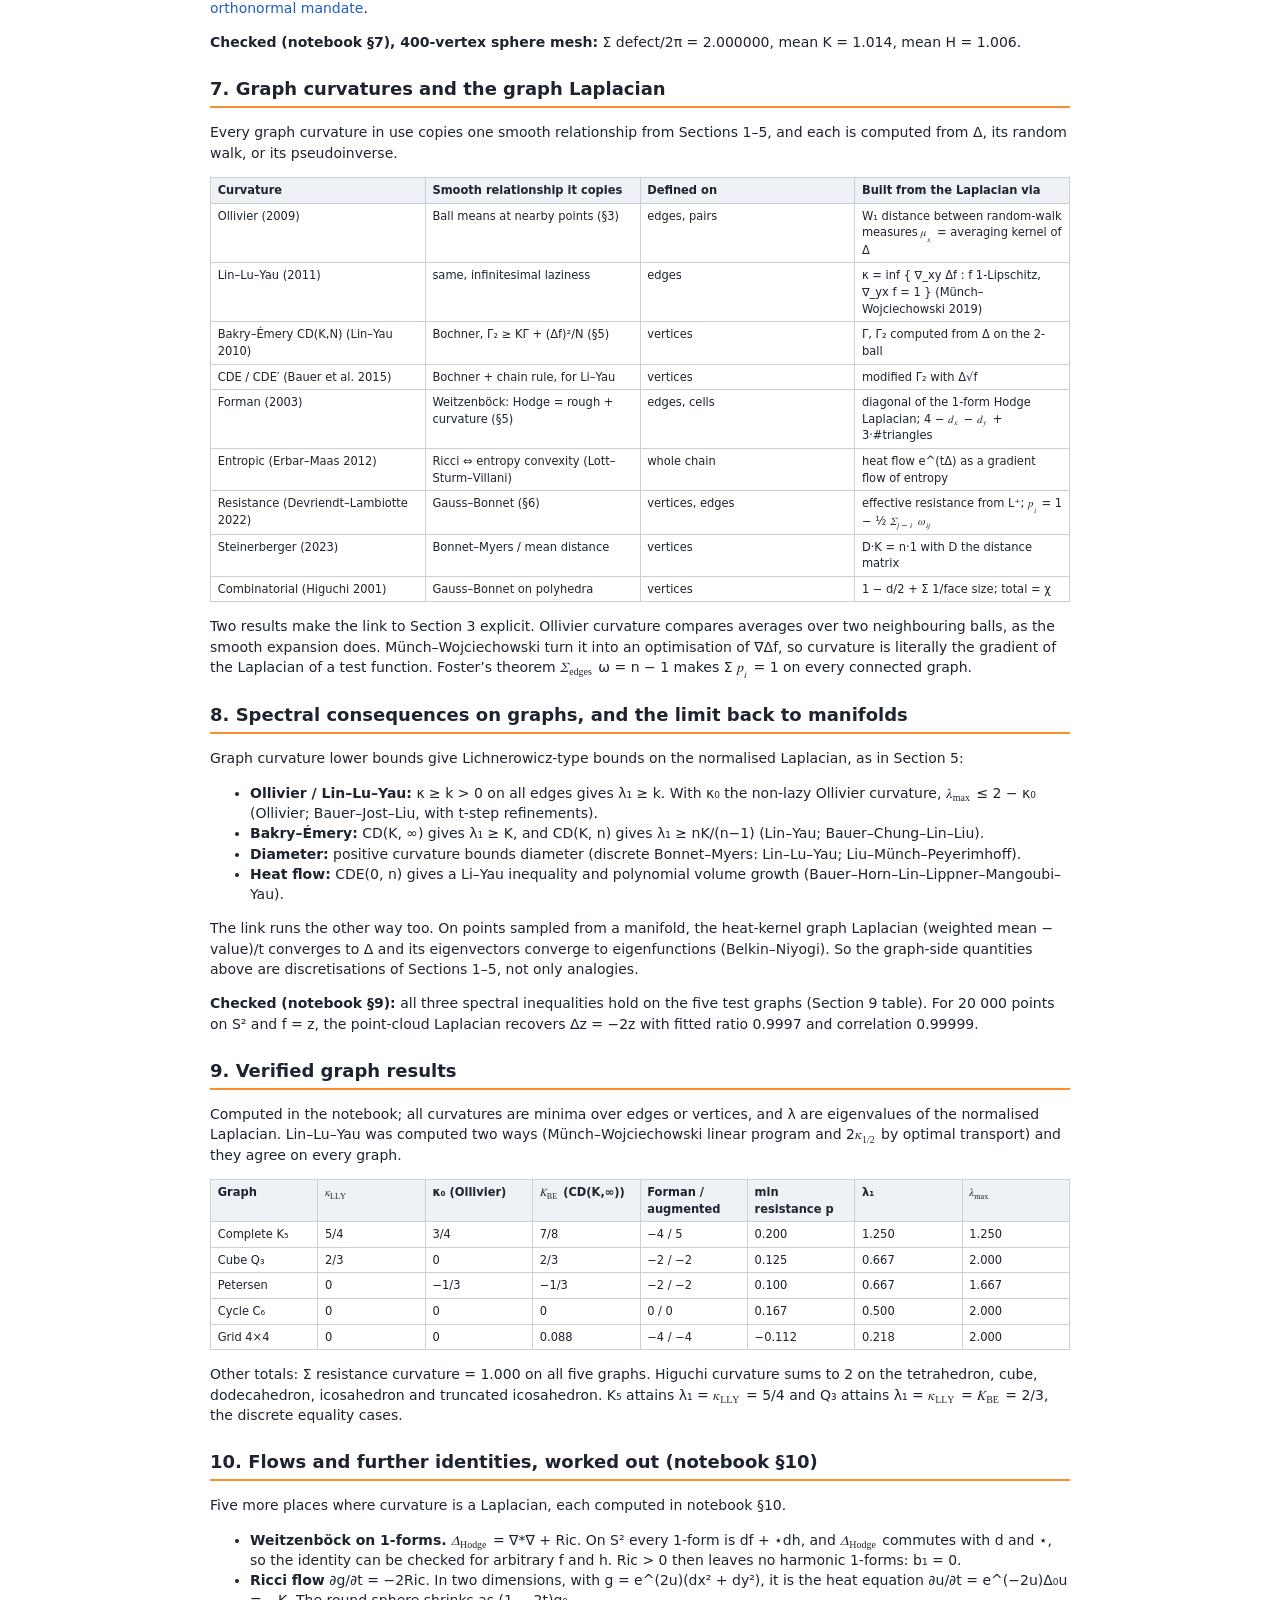
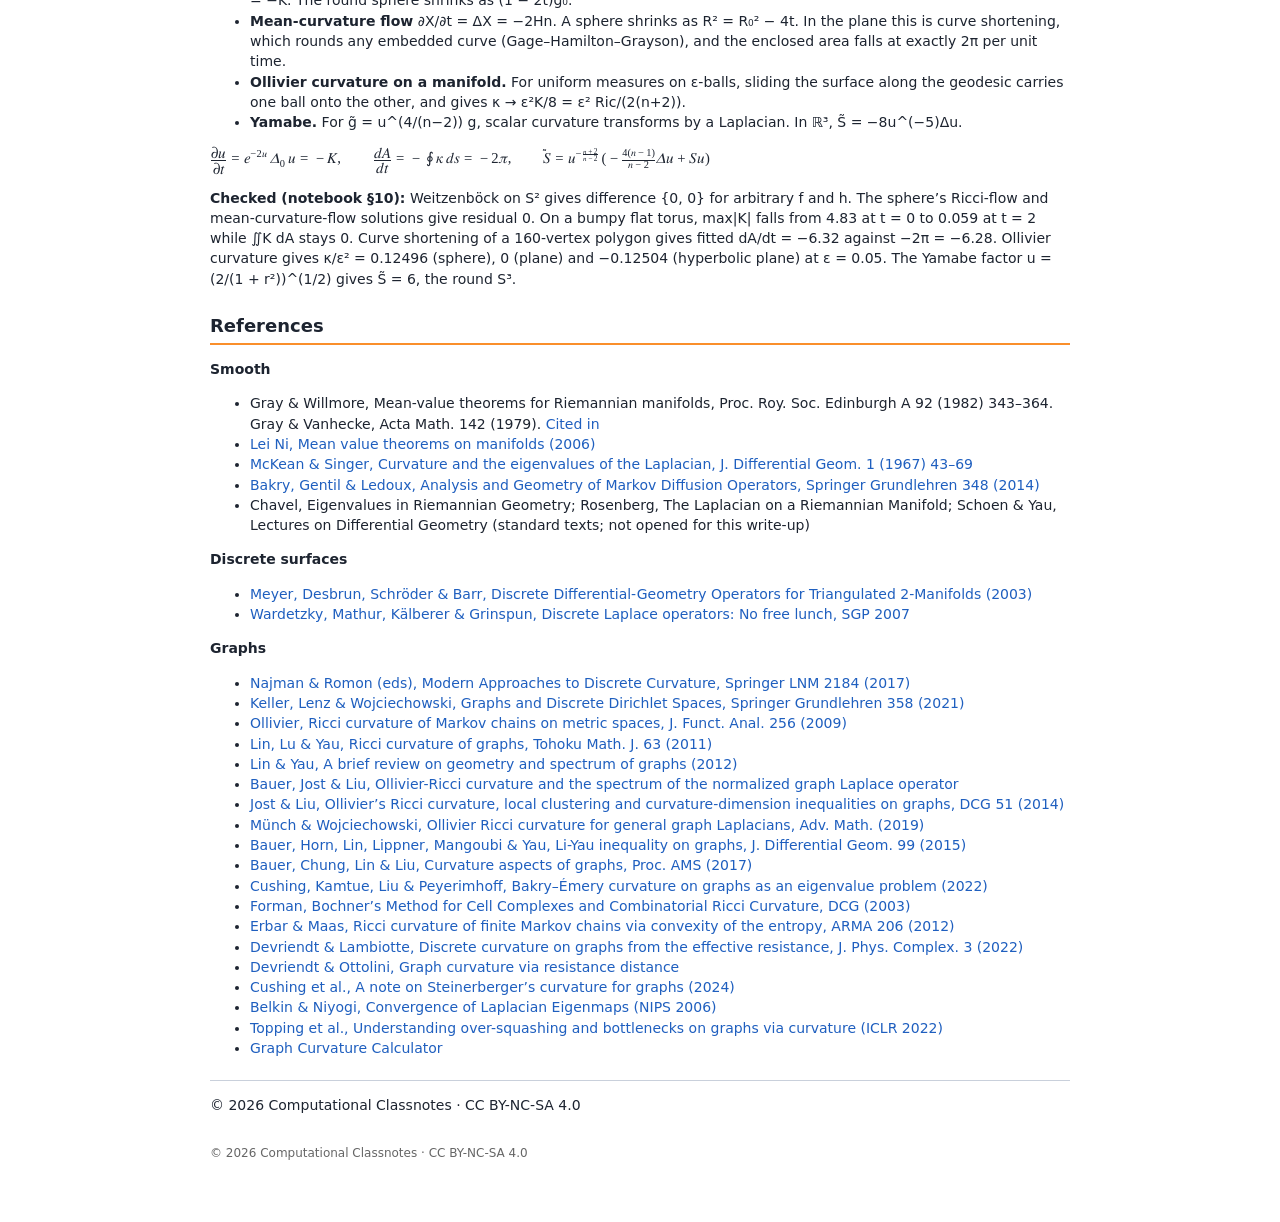
<file: docs/laplacian-curvature.html>
<!DOCTYPE html>
<html lang="en"><head><meta charset="utf-8"><meta name="viewport" content="width=device-width, initial-scale=1"><title>The Laplacian and Curvature — Instances and Relationships — Computational Classnotes</title><style>@page { size: A4; margin: 20mm 18mm 22mm 18mm;
  @bottom-center { content: "© 2026 Computational Classnotes · CC BY-NC-SA 4.0"; } }
body { font-family: "DejaVu Sans", sans-serif; font-size: 10.5pt; line-height: 1.45; color: #1d2430; }
h1 { font-size: 20pt; margin: 0 0 4pt; color: #11161f; }
h2 { font-size: 13.5pt; margin: 18pt 0 6pt; padding-bottom: 3pt; border-bottom: 2px solid rgb(250,143,43); break-after: avoid; }
p, li { orphans: 3; widows: 3; }
code { font-family: "DejaVu Sans Mono", monospace; font-size: 9pt; }
table { border-collapse: collapse; width: 100%; font-size: 8.6pt; margin: 8pt 0; break-inside: auto; }
th, td { border: 1px solid #c9d0db; padding: 3pt 5pt; vertical-align: top; text-align: left; }
th { background: #eef1f6; }
tr { break-inside: avoid; }
img { max-width: 100%; max-height: 105mm; display: block; margin: 4pt auto; }
figure { margin: 6pt 0; }
figcaption { display: none; }
math { font-family: "Latin Modern Math", "STIX Two Math", serif; }
math[display="block"] { display: block; margin: 8pt 0; font-size: 11pt; }
a { color: #1f5fbf; text-decoration: none; }
hr { border: 0; border-top: 1px solid #c9d0db; margin: 16pt 0 8pt; }
table { break-inside: avoid; }

body{max-width:860px;margin:0 auto;padding:28px 22px 60px;background:#fff}
img{max-width:100%;height:auto}
canvas[data-fig3d]{width:100%;max-width:520px;height:440px;display:block;margin:6px auto;cursor:grab;touch-action:none}
.fig3d-note{text-align:center;font-size:9pt;color:#666;margin-top:-2px}
nav.wtop{font-size:10pt;margin-bottom:14px;display:flex;gap:14px;flex-wrap:wrap}
nav.wtop a{color:rgb(212,86,28)}
@media print{canvas[data-fig3d]{display:none}.fig3d-fallback{display:block!important}}
</style></head><body><nav class="wtop"><a href="laplacian-curvature.pdf">PDF</a><a href="https://github.com/lossofgenerality/laplacian/blob/main/docs/laplacian-curvature.md">Markdown</a><a href="https://lossofgenerality.github.io/laplacian/lab/Laplacian_Curvature_Lab.html">Laplacian Curvature Lab</a><a href="https://lossofgenerality.github.io/laplacian/docs/series/">All write-ups</a><a href="https://lossofgenerality.github.io/laplacian/search.html">Search</a><a href="https://lossofgenerality.github.io/laplacian/docs/glossary.html">Glossary</a></nav><h1 id="the-laplacian-and-curvature-instances-and-relationships">The
Laplacian and Curvature — Instances and Relationships</h1>
<p>23 November 2026 · Computational Classnotes · Laplacian Lab</p>
<p>Curvature is what the Laplacian sees beyond its flat value. On smooth
surfaces and manifolds, on triangle meshes and on graphs, every standard
notion of curvature can be read off the Laplacian, its mean values, its
heat flow, its Bochner identity or its spectrum. This write-up lists
those instances. Each one has a matching section and check in the
companion notebook <code>notebooks/LaplacianCurvature.nb</code>, and
every check below was run on a Wolfram kernel. The notebook also draws
each instance: surfaces coloured by K and H, error plots for the curved
mean value, heat traces of two same-area drums, a torus mesh, and seven
example graphs coloured by each graph curvature.</p>
<h2 id="scope-and-conventions">Scope and conventions</h2>
<ul>
<li><strong>Sign.</strong> Δ = div grad (the analyst’s sign), so Δ ≤ 0
on a closed manifold and its eigenvalues are written −λ with λ ≥ 0.</li>
<li><strong>Graphs.</strong> Δf(x) = (mean of f over the neighbours of
x) − f(x), the random-walk normalisation. Its spectrum is that of the
normalised Laplacian I − D^(−1/2) A D^(−1/2), up to sign.</li>
<li><strong>Notebook map.</strong> Sections 1–8 here ↔︎ notebook Sections
2–9; Section 10 ↔︎ notebook Section 10. Notebook Section 1 is a shared
Riemannian toolkit: Laplace–Beltrami, Christoffel symbols, covariant
Hessian, Gauss curvature.</li>
</ul>
<h2 id="at-a-glance">At a glance</h2>
<figure>
<img src="relationship-map.png" alt="Fig. 1" />
<figcaption aria-hidden="true">Fig. 1</figcaption>
</figure>
<p><strong>Fig. 1.</strong> Each smooth Laplacian–curvature identity has
a discrete twin. The highlighted row is the thread from Laplacian
Programmable Lab, Section 1 (Mean-value origin): the mean-value origin
of Δ is also where curvature first appears, both on manifolds and on
graphs.</p>
<h2 id="gauss-curvature-is-a-laplacian">1. Gauss curvature is a
Laplacian</h2>
<p>In isothermal coordinates, Gauss curvature is the flat Laplacian of
the log conformal factor, rescaled. For g = e^(2u)(dx² + dy²):</p>
<p><math display="block" xmlns="http://www.w3.org/1998/Math/MathML"><semantics><mrow><mi>K</mi><mo>=</mo><mo>−</mo><msup><mi>e</mi><mrow><mo>−</mo><mn>2</mn><mi>u</mi></mrow></msup><mspace width="0.167em"></mspace><msub><mi>Δ</mi><mn>0</mn></msub><mi>u</mi><mo>,</mo><mspace width="2.0em"></mspace><msub><mi>Δ</mi><mn>0</mn></msub><mi>u</mi><mo>+</mo><mi>K</mi><msup><mi>e</mi><mrow><mn>2</mn><mi>u</mi></mrow></msup><mo>=</mo><mn>0</mn><mspace width="0.278em"></mspace><mspace width="0.278em"></mspace><mrow><mtext mathvariant="normal">(Liouville’s equation when </mtext><mspace width="0.333em"></mspace></mrow><mi>K</mi><mrow><mspace width="0.333em"></mspace><mtext mathvariant="normal"> is constant)</mtext></mrow></mrow><annotation encoding="application/x-tex">K = -e^{-2u}\,\Delta_0 u, \qquad \Delta_0 u + K e^{2u} = 0 \;\; \text{(Liouville&#39;s equation when } K \text{ is constant)}</annotation></semantics></math></p>
<p>The same identity gives the 2-D Ricci flow ∂u/∂t = e^(−2u)Δ₀u = −K, a
nonlinear heat equation, and in dimension n it generalises to the Yamabe
equation for prescribed scalar curvature.</p>
<p><strong>Checked (notebook §2):</strong> stereographic sphere K = 1,
Poincaré half-plane and disc K = −1, and agreement with the
Riemann-tensor computation for an arbitrary u(x, y).</p>
<h2 id="mean-curvature-is-a-laplacian">2. Mean curvature is a
Laplacian</h2>
<p>Applied to the position vector of an immersed surface, the
Laplace–Beltrami operator returns the mean-curvature vector:</p>
<p><math display="block" xmlns="http://www.w3.org/1998/Math/MathML"><semantics><mrow><msub><mi>Δ</mi><mi>g</mi></msub><mi>X</mi><mo>=</mo><mo>−</mo><mn>2</mn><mi>H</mi><mspace width="0.167em"></mspace><mi>𝐧</mi></mrow><annotation encoding="application/x-tex">\Delta_g X = -2H\,\mathbf{n}</annotation></semantics></math></p>
<p>So a surface is minimal exactly when its coordinate functions are
harmonic (Takahashi), and mean-curvature flow ∂X/∂t = ΔX is the heat
equation for the embedding. The tangential part of ΔX is identically
zero.</p>
<p><strong>Checked (notebook §3):</strong> sphere of radius 3 gives H =
1/3; torus (R = 2, r = 1) gives H = 2cos²(v/2)/(2 + cos v); catenoid
gives H = 0.</p>
<h2
id="mean-values-and-volumes-where-the-mean-value-origin-of-δ-meets-curvature">3.
Mean values and volumes: where the mean-value origin of Δ meets
curvature</h2>
<p><a
href="https://lossofgenerality.github.io/Laplacian-lab/#origin">Laplacian
Programmable Lab, Section 1: Mean-value origin</a> obtains Δ from the
flat sphere mean,
<math display="inline" xmlns="http://www.w3.org/1998/Math/MathML"><semantics><msub><mi>M</mi><mi>r</mi></msub><annotation encoding="application/x-tex">M_{r}</annotation></semantics></math>
f = f + r²Δf/(2n) + …. On a curved space the same expansion carries
curvature from order r⁴ on (Gray–Willmore 1982). On a surface of
constant curvature K the geodesic-circle mean is:</p>
<p><math display="block" xmlns="http://www.w3.org/1998/Math/MathML"><semantics><mrow><msub><mi>M</mi><mi>r</mi></msub><mi>f</mi><mo>=</mo><mi>f</mi><mo>+</mo><mfrac><msup><mi>r</mi><mn>2</mn></msup><mn>4</mn></mfrac><mi>Δ</mi><mi>f</mi><mo>+</mo><msup><mi>r</mi><mn>4</mn></msup><mo minsize="1.8" maxsize="1.8" stretchy="false" form="prefix">(</mo><mfrac><mrow><msup><mi>Δ</mi><mn>2</mn></msup><mi>f</mi></mrow><mn>64</mn></mfrac><mo>+</mo><mfrac><mrow><mi>K</mi><mspace width="0.167em"></mspace><mi>Δ</mi><mi>f</mi></mrow><mn>96</mn></mfrac><mo minsize="1.8" maxsize="1.8" stretchy="false" form="postfix">)</mo><mo>+</mo><msup><mi>r</mi><mn>6</mn></msup><mo minsize="1.8" maxsize="1.8" stretchy="false" form="prefix">(</mo><mfrac><mrow><msup><mi>Δ</mi><mn>3</mn></msup><mi>f</mi></mrow><mn>2304</mn></mfrac><mo>+</mo><mfrac><mrow><mi>K</mi><mspace width="0.167em"></mspace><msup><mi>Δ</mi><mn>2</mn></msup><mi>f</mi></mrow><mn>1152</mn></mfrac><mo>+</mo><mfrac><mrow><msup><mi>K</mi><mn>2</mn></msup><mi>Δ</mi><mi>f</mi></mrow><mn>1440</mn></mfrac><mo minsize="1.8" maxsize="1.8" stretchy="false" form="postfix">)</mo><mo>+</mo><mi>O</mi><mrow><mo stretchy="true" form="prefix">(</mo><msup><mi>r</mi><mn>8</mn></msup><mo stretchy="true" form="postfix">)</mo></mrow></mrow><annotation encoding="application/x-tex">M_r f = f + \frac{r^2}{4}\Delta f + r^4\Big(\frac{\Delta^2 f}{64} + \frac{K\,\Delta f}{96}\Big) + r^6\Big(\frac{\Delta^3 f}{2304} + \frac{K\,\Delta^2 f}{1152} + \frac{K^2\Delta f}{1440}\Big) + O(r^8)</annotation></semantics></math></p>
<p>The coefficients come from the series of
<math display="inline" xmlns="http://www.w3.org/1998/Math/MathML"><semantics><msub><mi>P</mi><mi>l</mi></msub><annotation encoding="application/x-tex">P_{l}</annotation></semantics></math>(cos
r), the eigenvalue of the circle-mean operator on spherical harmonics,
rewritten in λ = −l(l+1). Volumes carry curvature at order r²:</p>
<p><math display="block" xmlns="http://www.w3.org/1998/Math/MathML"><semantics><mrow><mi>A</mi><mrow><mo stretchy="true" form="prefix">(</mo><mi>r</mi><mo stretchy="true" form="postfix">)</mo></mrow><mo>=</mo><mi>π</mi><msup><mi>r</mi><mn>2</mn></msup><mo minsize="1.8" maxsize="1.8" stretchy="false" form="prefix">(</mo><mn>1</mn><mo>−</mo><mfrac><mrow><mi>K</mi><msup><mi>r</mi><mn>2</mn></msup></mrow><mn>12</mn></mfrac><mo>+</mo><mfrac><mrow><msup><mi>K</mi><mn>2</mn></msup><msup><mi>r</mi><mn>4</mn></msup></mrow><mn>360</mn></mfrac><mo>−</mo><mi>…</mi><mo minsize="1.8" maxsize="1.8" stretchy="false" form="postfix">)</mo><mo>,</mo><mspace width="2.0em"></mspace><mo>Vol</mo><msub><mi>B</mi><mi>r</mi></msub><mo>=</mo><msub><mi>ω</mi><mi>n</mi></msub><msup><mi>r</mi><mi>n</mi></msup><mo minsize="1.8" maxsize="1.8" stretchy="false" form="prefix">(</mo><mn>1</mn><mo>−</mo><mfrac><mrow><mi>S</mi><mspace width="0.167em"></mspace><msup><mi>r</mi><mn>2</mn></msup></mrow><mrow><mn>6</mn><mrow><mo stretchy="true" form="prefix">(</mo><mi>n</mi><mo>+</mo><mn>2</mn><mo stretchy="true" form="postfix">)</mo></mrow></mrow></mfrac><mo>+</mo><mi>O</mi><mrow><mo stretchy="true" form="prefix">(</mo><msup><mi>r</mi><mn>4</mn></msup><mo stretchy="true" form="postfix">)</mo></mrow><mo minsize="1.8" maxsize="1.8" stretchy="false" form="postfix">)</mo></mrow><annotation encoding="application/x-tex">A(r) = \pi r^2\Big(1 - \frac{K r^2}{12} + \frac{K^2 r^4}{360} - \dots\Big), \qquad \operatorname{Vol} B_r = \omega_n r^n\Big(1 - \frac{S\,r^2}{6(n+2)} + O(r^4)\Big)</annotation></semantics></math></p>
<p>Here S is the scalar curvature. Ollivier’s curvature (Section 7) is
the same idea applied to two nearby balls: on a manifold, comparing
averages over balls of radius ε at points a distance δ apart along v
gives κ ≈ ε² Ric(v, v)/(2(n+2)).</p>
<p><strong>Checked (notebook §4):</strong> the Legendre coefficients
1/64, 1/96, 1/2304, 1/1152 and 1/1440 are exact. A direct average of the
non-symmetric function eˣ(1+z)² + yz³ over geodesic circles on S²
matches the formula through r⁶ with zero remainder. The disc-area series
and the S³ ball-volume coefficient −1/5 = −6/(6·5) also match.</p>
<h2 id="heat-kernel-and-spectrum-curvature-is-audible">4. Heat kernel
and spectrum: curvature is audible</h2>
<p>The trace of the heat semigroup encodes curvature in its short-time
expansion (Minakshisundaram–Pleijel; McKean–Singer 1967):</p>
<p><math display="block" xmlns="http://www.w3.org/1998/Math/MathML"><semantics><mrow><mo>Tr</mo><msup><mi>e</mi><mrow><mi>t</mi><mi>Δ</mi></mrow></msup><mo>=</mo><munder><mo>∑</mo><mi>k</mi></munder><msup><mi>e</mi><mrow><mo>−</mo><msub><mi>λ</mi><mi>k</mi></msub><mi>t</mi></mrow></msup><mo>∼</mo><msup><mrow><mo stretchy="true" form="prefix">(</mo><mn>4</mn><mi>π</mi><mi>t</mi><mo stretchy="true" form="postfix">)</mo></mrow><mrow><mo>−</mo><mi>n</mi><mi>/</mi><mn>2</mn></mrow></msup><mo minsize="1.8" maxsize="1.8" stretchy="false" form="prefix">(</mo><mo>Vol</mo><mrow><mo stretchy="true" form="prefix">(</mo><mi>M</mi><mo stretchy="true" form="postfix">)</mo></mrow><mo>+</mo><mfrac><mi>t</mi><mn>6</mn></mfrac><msub><mo>∫</mo><mi>M</mi></msub><mi>S</mi><mo>+</mo><mi>O</mi><mrow><mo stretchy="true" form="prefix">(</mo><msup><mi>t</mi><mn>2</mn></msup><mo stretchy="true" form="postfix">)</mo></mrow><mo minsize="1.8" maxsize="1.8" stretchy="false" form="postfix">)</mo></mrow><annotation encoding="application/x-tex">\operatorname{Tr} e^{t\Delta} = \sum_k e^{-\lambda_k t} \sim (4\pi t)^{-n/2}\Big(\operatorname{Vol}(M) + \frac{t}{6}\int_M S + O(t^2)\Big)</annotation></semantics></math></p>
<p>The local coefficient is S(x)/6. For a surface, ∫S = 2∫K = 4πχ, so
the eigenvalues determine the Euler characteristic. Weyl’s law is the
leading term.</p>
<p><strong>Checked (notebook §5):</strong> on the unit S² (eigenvalues
l(l+1), multiplicity 2l+1), t·Tr e^(tΔ) = 1.003340 at t = 0.01, against
1 + t/3 + t²/15 = 1.003340.</p>
<h2 id="bochner-formula-and-its-consequences">5. Bochner formula and its
consequences</h2>
<p>Bochner’s identity ties the Laplacian of the energy density to Ricci
curvature:</p>
<p><math display="block" xmlns="http://www.w3.org/1998/Math/MathML"><semantics><mrow><mfrac displaystyle="false"><mn>1</mn><mn>2</mn></mfrac><mspace width="0.167em"></mspace><mi>Δ</mi><msup><mrow><mo stretchy="true" form="prefix">|</mo><mi>∇</mi><mi>f</mi><mo stretchy="true" form="postfix">|</mo></mrow><mn>2</mn></msup><mo>=</mo><msup><mrow><mo stretchy="true" form="prefix">|</mo><mo>Hess</mo><mi>f</mi><mo stretchy="true" form="postfix">|</mo></mrow><mn>2</mn></msup><mo>+</mo><mo stretchy="false" form="prefix">⟨</mo><mi>∇</mi><mi>f</mi><mo>,</mo><mi>∇</mi><mi>Δ</mi><mi>f</mi><mo stretchy="false" form="postfix">⟩</mo><mo>+</mo><mo>Ric</mo><mrow><mo stretchy="true" form="prefix">(</mo><mi>∇</mi><mi>f</mi><mo>,</mo><mi>∇</mi><mi>f</mi><mo stretchy="true" form="postfix">)</mo></mrow></mrow><annotation encoding="application/x-tex">\tfrac12\,\Delta|\nabla f|^2 = |\operatorname{Hess} f|^2 + \langle \nabla f, \nabla \Delta f\rangle + \operatorname{Ric}(\nabla f, \nabla f)</annotation></semantics></math></p>
<p>In Bakry–Émery’s Γ-calculus, built on the <em>carré du champ</em>
Γ(f) = ½(Δ(f²) − 2fΔf) = |∇f|² and its iterate Γ₂(f) = ½ΔΓ(f) − Γ(f, Δf)
(both defined from Δ alone; see the Bakry–Émery write-up, §2), it reads
Γ₂(f) = |Hess f|² + Ric(∇f, ∇f), and the bound Ric ≥ K becomes Γ₂ ≥ KΓ +
(Δf)²/n. This is the form graphs copy (Section 7). Consequences:</p>
<ul>
<li><strong>Lichnerowicz:</strong> Ric ≥ (n−1)k &gt; 0 gives λ₁ ≥ nk,
with equality only on the round sphere (Obata).</li>
<li><strong>Laplacian comparison:</strong> Ric ≥ 0 gives Δr ≤ (n−1)/r
for the distance r. Δr is the mean curvature of geodesic spheres, which
leads to Bishop–Gromov volume comparison.</li>
<li><strong>Li–Yau gradient estimate</strong> for positive heat
solutions under Ric ≥ 0.</li>
<li><strong>Weitzenböck on 1-forms:</strong>
<math display="inline" xmlns="http://www.w3.org/1998/Math/MathML"><semantics><msub><mi>Δ</mi><mrow><mi mathvariant="normal">H</mi><mi mathvariant="normal">o</mi><mi mathvariant="normal">d</mi><mi mathvariant="normal">g</mi><mi mathvariant="normal">e</mi></mrow></msub><annotation encoding="application/x-tex">\Delta_{\mathrm{Hodge}}</annotation></semantics></math>
= ∇*∇ + Ric, so Ric &gt; 0 forces b₁ = 0 (Bochner’s theorem). Forman’s
graph curvature (Section 7) discretises this splitting.</li>
</ul>
<p><strong>Checked (notebook §6):</strong> Bochner holds symbolically
for an arbitrary f(θ, φ) on S². λ₁(S²) = 2 = nk, the equality case. Δr =
cot r ≤ 1/r on (0, π).</p>
<h2 id="discrete-surfaces-the-cotangent-laplacian">6. Discrete surfaces:
the cotangent Laplacian</h2>
<p>On a triangle mesh the cotangent Laplacian, divided by the vertex
area, discretises Δ (Pinkall–Polthier; Meyer–Desbrun–Schröder–Barr):</p>
<p><math display="block" xmlns="http://www.w3.org/1998/Math/MathML"><semantics><mrow><msub><mrow><mo stretchy="true" form="prefix">(</mo><mi>Δ</mi><mi>f</mi><mo stretchy="true" form="postfix">)</mo></mrow><mi>i</mi></msub><mo>=</mo><mfrac><mn>1</mn><mrow><mn>2</mn><msub><mi>A</mi><mi>i</mi></msub></mrow></mfrac><munder><mo>∑</mo><mrow><mi>j</mi><mo>∼</mo><mi>i</mi></mrow></munder><mrow><mo stretchy="true" form="prefix">(</mo><mo>cot</mo><msub><mi>α</mi><mrow><mi>i</mi><mi>j</mi></mrow></msub><mo>+</mo><mo>cot</mo><msub><mi>β</mi><mrow><mi>i</mi><mi>j</mi></mrow></msub><mo stretchy="true" form="postfix">)</mo></mrow><mrow><mo stretchy="true" form="prefix">(</mo><msub><mi>f</mi><mi>j</mi></msub><mo>−</mo><msub><mi>f</mi><mi>i</mi></msub><mo stretchy="true" form="postfix">)</mo></mrow><mo>,</mo><mspace width="2.0em"></mspace><mi>Δ</mi><msub><mi>X</mi><mi>i</mi></msub><mo>≈</mo><mo>−</mo><mn>2</mn><msub><mi>H</mi><mi>i</mi></msub><mspace width="0.167em"></mspace><msub><mi>𝐧</mi><mi>i</mi></msub><mo>,</mo><mspace width="2.0em"></mspace><msub><mi>K</mi><mi>i</mi></msub><mo>≈</mo><mfrac><mrow><mn>2</mn><mi>π</mi><mo>−</mo><mo>∑</mo><msub><mi>θ</mi><mi>i</mi></msub></mrow><msub><mi>A</mi><mi>i</mi></msub></mfrac></mrow><annotation encoding="application/x-tex">(\Delta f)_i = \frac{1}{2A_i}\sum_{j\sim i}(\cot\alpha_{ij} + \cot\beta_{ij})(f_j - f_i), \qquad \Delta X_i \approx -2H_i\,\mathbf{n}_i, \qquad K_i \approx \frac{2\pi - \sum \theta_i}{A_i}</annotation></semantics></math></p>
<p>Here
<math display="inline" xmlns="http://www.w3.org/1998/Math/MathML"><semantics><msub><mi>α</mi><mrow><mi>i</mi><mi>j</mi></mrow></msub><annotation encoding="application/x-tex">\alpha_{ij}</annotation></semantics></math>
and
<math display="inline" xmlns="http://www.w3.org/1998/Math/MathML"><semantics><msub><mi>β</mi><mrow><mi>i</mi><mi>j</mi></mrow></msub><annotation encoding="application/x-tex">\beta_{ij}</annotation></semantics></math>
are the two angles opposite the edge ij,
<math display="inline" xmlns="http://www.w3.org/1998/Math/MathML"><semantics><msub><mi>A</mi><mi>i</mi></msub><annotation encoding="application/x-tex">A_i</annotation></semantics></math>
is the area belonging to vertex i (a third of its triangles’ area, or
the Voronoi area), and
<math display="inline" xmlns="http://www.w3.org/1998/Math/MathML"><semantics><msub><mi>θ</mi><mi>i</mi></msub><annotation encoding="application/x-tex">\theta_i</annotation></semantics></math>
runs over the corner angles of the triangles that meet at vertex i.</p>
<p><strong>Angle defect.</strong> Around a vertex of a flat sheet the
corner angles add to 2π. On a curved surface they do not, and the
<em>angle defect</em> (or angular deficit) measures by how much:</p>
<p><math display="block" xmlns="http://www.w3.org/1998/Math/MathML"><semantics><mrow><msub><mi>δ</mi><mi>i</mi></msub><mo>=</mo><mn>2</mn><mi>π</mi><mo>−</mo><munder><mo>∑</mo><mrow><mrow><mtext mathvariant="normal">triangles at </mtext><mspace width="0.333em"></mspace></mrow><mi>i</mi></mrow></munder><msub><mi>θ</mi><mi>i</mi></msub><mi>.</mi></mrow><annotation encoding="application/x-tex">\delta_i = 2\pi-\sum_{\text{triangles at } i}\theta_i .</annotation></semantics></math></p>
<p>A positive defect means the surface closes up around the vertex like
a cone point (positive curvature); a negative defect means extra angle,
like a saddle. Dividing by the vertex area gives a curvature density,
<math display="inline" xmlns="http://www.w3.org/1998/Math/MathML"><semantics><mrow><msub><mi>K</mi><mi>i</mi></msub><mo>≈</mo><msub><mi>δ</mi><mi>i</mi></msub><mi>/</mi><msub><mi>A</mi><mi>i</mi></msub></mrow><annotation encoding="application/x-tex">K_i \approx \delta_i/A_i</annotation></semantics></math>.
<em>Worked by hand:</em> at a corner of a cube three right angles meet,
so δ = 2π − 3·π/2 = π/2; the cube has 8 corners, so the defects add to
4π. At a vertex of a regular icosahedron five 60° angles meet, δ = 2π −
5π/3 = π/3, and 12 vertices again give 4π. In both cases 4π = 2πχ with χ
= 2, the Euler characteristic of a sphere (χ = V − E + F).</p>
<p>The angle defects of any closed mesh sum to exactly 2πχ, a discrete
Gauss–Bonnet theorem that holds at every resolution, not only in the
limit.</p>
<p><strong>Checked (notebook §7.2):</strong> defects π/2 (cube, 8
vertices), π/3 (icosahedron, 12), π (tetrahedron, 4) and 2π/3
(octahedron, 6); each total divided by 2π is 2.</p>
<p>No discrete Laplacian keeps every smooth property at once: symmetry,
locality, linear precision, semidefiniteness and the maximum principle
(Wardetzky et al. 2007). The smooth analogue of this tension is the
<em>orthonormal mandate</em> of the Laplacian notebook (Theorem 7.4): an
average over stencil points h<strong>u</strong>, h<strong>v</strong> in
the plane gives h²∇ᵀ(<strong>uu</strong>ᵀ + <strong>vv</strong>ᵀ)∇f,
which is h²Δf only when the axes are orthonormal; skewed axes add a
cross term 2M₁₂ ∂ₓ∂ᵧf. A mesh has no orthonormal axes, and the cotangent
weights are what correct for that. See <a
href="https://lossofgenerality.github.io/Laplacian-lab/#discrete">Laplacian
Programmable Lab, Section 5: Stencils and the orthonormal
mandate</a>.</p>
<p><strong>Checked (notebook §7), 400-vertex sphere mesh:</strong> Σ
defect/2π = 2.000000, mean K = 1.014, mean H = 1.006.</p>
<h2 id="graph-curvatures-and-the-graph-laplacian">7. Graph curvatures
and the graph Laplacian</h2>
<p>Every graph curvature in use copies one smooth relationship from
Sections 1–5, and each is computed from Δ, its random walk, or its
pseudoinverse.</p>
<table>
<colgroup>
<col style="width: 25%" />
<col style="width: 25%" />
<col style="width: 25%" />
<col style="width: 25%" />
</colgroup>
<thead>
<tr class="header">
<th>Curvature</th>
<th>Smooth relationship it copies</th>
<th>Defined on</th>
<th>Built from the Laplacian via</th>
</tr>
</thead>
<tbody>
<tr class="odd">
<td>Ollivier (2009)</td>
<td>Ball means at nearby points (§3)</td>
<td>edges, pairs</td>
<td>W₁ distance between random-walk measures
<math display="inline" xmlns="http://www.w3.org/1998/Math/MathML"><semantics><msub><mi>μ</mi><mi>x</mi></msub><annotation encoding="application/x-tex">\mu_{x}</annotation></semantics></math>
= averaging kernel of Δ</td>
</tr>
<tr class="even">
<td>Lin–Lu–Yau (2011)</td>
<td>same, infinitesimal laziness</td>
<td>edges</td>
<td>κ = inf { ∇_xy Δf : f 1-Lipschitz, ∇_yx f = 1 } (Münch–Wojciechowski
2019)</td>
</tr>
<tr class="odd">
<td>Bakry–Émery CD(K,N) (Lin–Yau 2010)</td>
<td>Bochner, Γ₂ ≥ KΓ + (Δf)²/N (§5)</td>
<td>vertices</td>
<td>Γ, Γ₂ computed from Δ on the 2-ball</td>
</tr>
<tr class="even">
<td>CDE / CDE′ (Bauer et al. 2015)</td>
<td>Bochner + chain rule, for Li–Yau</td>
<td>vertices</td>
<td>modified Γ₂ with Δ√f</td>
</tr>
<tr class="odd">
<td>Forman (2003)</td>
<td>Weitzenböck: Hodge = rough + curvature (§5)</td>
<td>edges, cells</td>
<td>diagonal of the 1-form Hodge Laplacian; 4 −
<math display="inline" xmlns="http://www.w3.org/1998/Math/MathML"><semantics><msub><mi>d</mi><mi>x</mi></msub><annotation encoding="application/x-tex">d_{x}</annotation></semantics></math>
−
<math display="inline" xmlns="http://www.w3.org/1998/Math/MathML"><semantics><msub><mi>d</mi><mi>y</mi></msub><annotation encoding="application/x-tex">d_{y}</annotation></semantics></math>
+ 3·#triangles</td>
</tr>
<tr class="even">
<td>Entropic (Erbar–Maas 2012)</td>
<td>Ricci ⇔ entropy convexity (Lott–Sturm–Villani)</td>
<td>whole chain</td>
<td>heat flow e^(tΔ) as a gradient flow of entropy</td>
</tr>
<tr class="odd">
<td>Resistance (Devriendt–Lambiotte 2022)</td>
<td>Gauss–Bonnet (§6)</td>
<td>vertices, edges</td>
<td>effective resistance from L⁺;
<math display="inline" xmlns="http://www.w3.org/1998/Math/MathML"><semantics><msub><mi>p</mi><mi>i</mi></msub><annotation encoding="application/x-tex">p_{i}</annotation></semantics></math>
= 1 − ½
<math display="inline" xmlns="http://www.w3.org/1998/Math/MathML"><semantics><msub><mi>Σ</mi><mrow><mi>j</mi><mo>∼</mo><mi>i</mi></mrow></msub><annotation encoding="application/x-tex">\Sigma_{j\sim i}</annotation></semantics></math>
<math display="inline" xmlns="http://www.w3.org/1998/Math/MathML"><semantics><msub><mi>ω</mi><mrow><mi>i</mi><mi>j</mi></mrow></msub><annotation encoding="application/x-tex">\omega_{ij}</annotation></semantics></math></td>
</tr>
<tr class="even">
<td>Steinerberger (2023)</td>
<td>Bonnet–Myers / mean distance</td>
<td>vertices</td>
<td>D·K = n·1 with D the distance matrix</td>
</tr>
<tr class="odd">
<td>Combinatorial (Higuchi 2001)</td>
<td>Gauss–Bonnet on polyhedra</td>
<td>vertices</td>
<td>1 − d/2 + Σ 1/face size; total = χ</td>
</tr>
</tbody>
</table>
<p>Two results make the link to Section 3 explicit. Ollivier curvature
compares averages over two neighbouring balls, as the smooth expansion
does. Münch–Wojciechowski turn it into an optimisation of ∇Δf, so
curvature is literally the gradient of the Laplacian of a test function.
Foster’s theorem
<math display="inline" xmlns="http://www.w3.org/1998/Math/MathML"><semantics><msub><mi>Σ</mi><mrow><mi mathvariant="normal">e</mi><mi mathvariant="normal">d</mi><mi mathvariant="normal">g</mi><mi mathvariant="normal">e</mi><mi mathvariant="normal">s</mi></mrow></msub><annotation encoding="application/x-tex">\Sigma_{\mathrm{edges}}</annotation></semantics></math>
ω = n − 1 makes Σ
<math display="inline" xmlns="http://www.w3.org/1998/Math/MathML"><semantics><msub><mi>p</mi><mi>i</mi></msub><annotation encoding="application/x-tex">p_{i}</annotation></semantics></math>
= 1 on every connected graph.</p>
<h2
id="spectral-consequences-on-graphs-and-the-limit-back-to-manifolds">8.
Spectral consequences on graphs, and the limit back to manifolds</h2>
<p>Graph curvature lower bounds give Lichnerowicz-type bounds on the
normalised Laplacian, as in Section 5:</p>
<ul>
<li><strong>Ollivier / Lin–Lu–Yau:</strong> κ ≥ k &gt; 0 on all edges
gives λ₁ ≥ k. With κ₀ the non-lazy Ollivier curvature,
<math display="inline" xmlns="http://www.w3.org/1998/Math/MathML"><semantics><msub><mi>λ</mi><mrow><mi mathvariant="normal">m</mi><mi mathvariant="normal">a</mi><mi mathvariant="normal">x</mi></mrow></msub><annotation encoding="application/x-tex">\lambda_{\mathrm{max}}</annotation></semantics></math>
≤ 2 − κ₀ (Ollivier; Bauer–Jost–Liu, with t-step refinements).</li>
<li><strong>Bakry–Émery:</strong> CD(K, ∞) gives λ₁ ≥ K, and CD(K, n)
gives λ₁ ≥ nK/(n−1) (Lin–Yau; Bauer–Chung–Lin–Liu).</li>
<li><strong>Diameter:</strong> positive curvature bounds diameter
(discrete Bonnet–Myers: Lin–Lu–Yau; Liu–Münch–Peyerimhoff).</li>
<li><strong>Heat flow:</strong> CDE(0, n) gives a Li–Yau inequality and
polynomial volume growth (Bauer–Horn–Lin–Lippner–Mangoubi–Yau).</li>
</ul>
<p>The link runs the other way too. On points sampled from a manifold,
the heat-kernel graph Laplacian (weighted mean − value)/t converges to Δ
and its eigenvectors converge to eigenfunctions (Belkin–Niyogi). So the
graph-side quantities above are discretisations of Sections 1–5, not
only analogies.</p>
<p><strong>Checked (notebook §9):</strong> all three spectral
inequalities hold on the five test graphs (Section 9 table). For 20 000
points on S² and f = z, the point-cloud Laplacian recovers Δz = −2z with
fitted ratio 0.9997 and correlation 0.99999.</p>
<h2 id="verified-graph-results">9. Verified graph results</h2>
<p>Computed in the notebook; all curvatures are minima over edges or
vertices, and λ are eigenvalues of the normalised Laplacian. Lin–Lu–Yau
was computed two ways (Münch–Wojciechowski linear program and
2<math display="inline" xmlns="http://www.w3.org/1998/Math/MathML"><semantics><msub><mi>κ</mi><mrow><mn>1</mn><mi>/</mi><mn>2</mn></mrow></msub><annotation encoding="application/x-tex">\kappa_{1/2}</annotation></semantics></math>
by optimal transport) and they agree on every graph.</p>
<table>
<colgroup>
<col style="width: 12%" />
<col style="width: 12%" />
<col style="width: 12%" />
<col style="width: 12%" />
<col style="width: 12%" />
<col style="width: 12%" />
<col style="width: 12%" />
<col style="width: 12%" />
</colgroup>
<thead>
<tr class="header">
<th>Graph</th>
<th><math display="inline" xmlns="http://www.w3.org/1998/Math/MathML"><semantics><msub><mi>κ</mi><mrow><mi mathvariant="normal">L</mi><mi mathvariant="normal">L</mi><mi mathvariant="normal">Y</mi></mrow></msub><annotation encoding="application/x-tex">\kappa_{\mathrm{LLY}}</annotation></semantics></math></th>
<th>κ₀ (Ollivier)</th>
<th><math display="inline" xmlns="http://www.w3.org/1998/Math/MathML"><semantics><msub><mi>K</mi><mrow><mi mathvariant="normal">B</mi><mi mathvariant="normal">E</mi></mrow></msub><annotation encoding="application/x-tex">K_{\mathrm{BE}}</annotation></semantics></math>
(CD(K,∞))</th>
<th>Forman / augmented</th>
<th>min resistance p</th>
<th>λ₁</th>
<th><math display="inline" xmlns="http://www.w3.org/1998/Math/MathML"><semantics><msub><mi>λ</mi><mrow><mi mathvariant="normal">m</mi><mi mathvariant="normal">a</mi><mi mathvariant="normal">x</mi></mrow></msub><annotation encoding="application/x-tex">\lambda_{\mathrm{max}}</annotation></semantics></math></th>
</tr>
</thead>
<tbody>
<tr class="odd">
<td>Complete K₅</td>
<td>5/4</td>
<td>3/4</td>
<td>7/8</td>
<td>−4 / 5</td>
<td>0.200</td>
<td>1.250</td>
<td>1.250</td>
</tr>
<tr class="even">
<td>Cube Q₃</td>
<td>2/3</td>
<td>0</td>
<td>2/3</td>
<td>−2 / −2</td>
<td>0.125</td>
<td>0.667</td>
<td>2.000</td>
</tr>
<tr class="odd">
<td>Petersen</td>
<td>0</td>
<td>−1/3</td>
<td>−1/3</td>
<td>−2 / −2</td>
<td>0.100</td>
<td>0.667</td>
<td>1.667</td>
</tr>
<tr class="even">
<td>Cycle C₆</td>
<td>0</td>
<td>0</td>
<td>0</td>
<td>0 / 0</td>
<td>0.167</td>
<td>0.500</td>
<td>2.000</td>
</tr>
<tr class="odd">
<td>Grid 4×4</td>
<td>0</td>
<td>0</td>
<td>0.088</td>
<td>−4 / −4</td>
<td>−0.112</td>
<td>0.218</td>
<td>2.000</td>
</tr>
</tbody>
</table>
<p>Other totals: Σ resistance curvature = 1.000 on all five graphs.
Higuchi curvature sums to 2 on the tetrahedron, cube, dodecahedron,
icosahedron and truncated icosahedron. K₅ attains λ₁ =
<math display="inline" xmlns="http://www.w3.org/1998/Math/MathML"><semantics><msub><mi>κ</mi><mrow><mi mathvariant="normal">L</mi><mi mathvariant="normal">L</mi><mi mathvariant="normal">Y</mi></mrow></msub><annotation encoding="application/x-tex">\kappa_{\mathrm{LLY}}</annotation></semantics></math>
= 5/4 and Q₃ attains λ₁ =
<math display="inline" xmlns="http://www.w3.org/1998/Math/MathML"><semantics><msub><mi>κ</mi><mrow><mi mathvariant="normal">L</mi><mi mathvariant="normal">L</mi><mi mathvariant="normal">Y</mi></mrow></msub><annotation encoding="application/x-tex">\kappa_{\mathrm{LLY}}</annotation></semantics></math>
=
<math display="inline" xmlns="http://www.w3.org/1998/Math/MathML"><semantics><msub><mi>K</mi><mrow><mi mathvariant="normal">B</mi><mi mathvariant="normal">E</mi></mrow></msub><annotation encoding="application/x-tex">K_{\mathrm{BE}}</annotation></semantics></math>
= 2/3, the discrete equality cases.</p>
<h2 id="flows-and-further-identities-worked-out-notebook-10">10. Flows
and further identities, worked out (notebook §10)</h2>
<p>Five more places where curvature is a Laplacian, each computed in
notebook §10.</p>
<ul>
<li><strong>Weitzenböck on 1-forms.</strong>
<math display="inline" xmlns="http://www.w3.org/1998/Math/MathML"><semantics><msub><mi>Δ</mi><mrow><mi mathvariant="normal">H</mi><mi mathvariant="normal">o</mi><mi mathvariant="normal">d</mi><mi mathvariant="normal">g</mi><mi mathvariant="normal">e</mi></mrow></msub><annotation encoding="application/x-tex">\Delta_{\mathrm{Hodge}}</annotation></semantics></math>
= ∇*∇ + Ric. On S² every 1-form is df + ⋆dh, and
<math display="inline" xmlns="http://www.w3.org/1998/Math/MathML"><semantics><msub><mi>Δ</mi><mrow><mi mathvariant="normal">H</mi><mi mathvariant="normal">o</mi><mi mathvariant="normal">d</mi><mi mathvariant="normal">g</mi><mi mathvariant="normal">e</mi></mrow></msub><annotation encoding="application/x-tex">\Delta_{\mathrm{Hodge}}</annotation></semantics></math>
commutes with d and ⋆, so the identity can be checked for arbitrary f
and h. Ric &gt; 0 then leaves no harmonic 1-forms: b₁ = 0.</li>
<li><strong>Ricci flow</strong> ∂g/∂t = −2Ric. In two dimensions, with g
= e^(2u)(dx² + dy²), it is the heat equation ∂u/∂t = e^(−2u)Δ₀u = −K.
The round sphere shrinks as (1 − 2t)g₀.</li>
<li><strong>Mean-curvature flow</strong> ∂X/∂t = ΔX = −2Hn. A sphere
shrinks as R² = R₀² − 4t. In the plane this is curve shortening, which
rounds any embedded curve (Gage–Hamilton–Grayson), and the enclosed area
falls at exactly 2π per unit time.</li>
<li><strong>Ollivier curvature on a manifold.</strong> For uniform
measures on ε-balls, sliding the surface along the geodesic carries one
ball onto the other, and gives κ → ε²K/8 = ε² Ric/(2(n+2)).</li>
<li><strong>Yamabe.</strong> For g̃ = u^(4/(n−2)) g, scalar curvature
transforms by a Laplacian. In ℝ³, S̃ = −8u^(−5)Δu.</li>
</ul>
<p><math display="block" xmlns="http://www.w3.org/1998/Math/MathML"><semantics><mrow><mfrac><mrow><mi>∂</mi><mi>u</mi></mrow><mrow><mi>∂</mi><mi>t</mi></mrow></mfrac><mo>=</mo><msup><mi>e</mi><mrow><mo>−</mo><mn>2</mn><mi>u</mi></mrow></msup><msub><mi>Δ</mi><mn>0</mn></msub><mi>u</mi><mo>=</mo><mo>−</mo><mi>K</mi><mo>,</mo><mspace width="2.0em"></mspace><mfrac><mrow><mi>d</mi><mi>A</mi></mrow><mrow><mi>d</mi><mi>t</mi></mrow></mfrac><mo>=</mo><mo>−</mo><mo>∮</mo><mi>κ</mi><mspace width="0.167em"></mspace><mi>d</mi><mi>s</mi><mo>=</mo><mo>−</mo><mn>2</mn><mi>π</mi><mo>,</mo><mspace width="2.0em"></mspace><mover><mi>S</mi><mo accent="true">̃</mo></mover><mo>=</mo><msup><mi>u</mi><mrow><mo>−</mo><mfrac><mrow><mi>n</mi><mo>+</mo><mn>2</mn></mrow><mrow><mi>n</mi><mo>−</mo><mn>2</mn></mrow></mfrac></mrow></msup><mo minsize="1.8" maxsize="1.8" stretchy="false" form="prefix">(</mo><mo>−</mo><mfrac displaystyle="false"><mrow><mn>4</mn><mrow><mo stretchy="true" form="prefix">(</mo><mi>n</mi><mo>−</mo><mn>1</mn><mo stretchy="true" form="postfix">)</mo></mrow></mrow><mrow><mi>n</mi><mo>−</mo><mn>2</mn></mrow></mfrac><mi>Δ</mi><mi>u</mi><mo>+</mo><mi>S</mi><mi>u</mi><mo minsize="1.8" maxsize="1.8" stretchy="false" form="postfix">)</mo></mrow><annotation encoding="application/x-tex">\frac{\partial u}{\partial t} = e^{-2u}\Delta_0 u = -K, \qquad \frac{dA}{dt} = -\oint \kappa\,ds = -2\pi, \qquad \tilde S = u^{-\frac{n+2}{n-2}}\Big(-\tfrac{4(n-1)}{n-2}\Delta u + S u\Big)</annotation></semantics></math></p>
<p><strong>Checked (notebook §10):</strong> Weitzenböck on S² gives
difference {0, 0} for arbitrary f and h. The sphere’s Ricci-flow and
mean-curvature-flow solutions give residual 0. On a bumpy flat torus,
max|K| falls from 4.83 at t = 0 to 0.059 at t = 2 while ∬K dA stays 0.
Curve shortening of a 160-vertex polygon gives fitted dA/dt = −6.32
against −2π = −6.28. Ollivier curvature gives κ/ε² = 0.12496 (sphere), 0
(plane) and −0.12504 (hyperbolic plane) at ε = 0.05. The Yamabe factor u
= (2/(1 + r²))^(1/2) gives S̃ = 6, the round S³.</p>
<h2 id="references">References</h2>
<p><strong>Smooth</strong></p>
<ul>
<li>Gray &amp; Willmore, Mean-value theorems for Riemannian manifolds,
Proc. Roy. Soc. Edinburgh A 92 (1982) 343–364. Gray &amp; Vanhecke, Acta
Math. 142 (1979). <a href="https://arxiv.org/pdf/1704.07518">Cited
in</a></li>
<li><a href="https://arxiv.org/abs/math/0608608">Lei Ni, Mean value
theorems on manifolds (2006)</a></li>
<li><a
href="https://projecteuclid.org/download/pdf_1/euclid.jdg/1214427880">McKean
&amp; Singer, Curvature and the eigenvalues of the Laplacian, J.
Differential Geom. 1 (1967) 43–69</a></li>
<li><a href="https://link.springer.com/9783319002262">Bakry, Gentil
&amp; Ledoux, Analysis and Geometry of Markov Diffusion Operators,
Springer Grundlehren 348 (2014)</a></li>
<li>Chavel, Eigenvalues in Riemannian Geometry; Rosenberg, The Laplacian
on a Riemannian Manifold; Schoen &amp; Yau, Lectures on Differential
Geometry (standard texts; not opened for this write-up)</li>
</ul>
<p><strong>Discrete surfaces</strong></p>
<ul>
<li><a
href="https://authors.library.caltech.edu/records/0rsjd-50h08">Meyer,
Desbrun, Schröder &amp; Barr, Discrete Differential-Geometry Operators
for Triangulated 2-Manifolds (2003)</a></li>
<li><a
href="https://www.cis.upenn.edu/~cis610/Wardetzky-Laplacian-07.pdf">Wardetzky,
Mathur, Kälberer &amp; Grinspun, Discrete Laplace operators: No free
lunch, SGP 2007</a></li>
</ul>
<p><strong>Graphs</strong></p>
<ul>
<li><a
href="https://link.springer.com/book/10.1007/978-3-319-58002-9">Najman
&amp; Romon (eds), Modern Approaches to Discrete Curvature, Springer LNM
2184 (2017)</a></li>
<li><a href="https://www.springer.com/book/9783030814595">Keller, Lenz
&amp; Wojciechowski, Graphs and Discrete Dirichlet Spaces, Springer
Grundlehren 358 (2021)</a></li>
<li><a href="https://arxiv.org/abs/math/0701886">Ollivier, Ricci
curvature of Markov chains on metric spaces, J. Funct. Anal. 256
(2009)</a></li>
<li><a href="https://www.projecteuclid.org/euclid.tmj/1325886283">Lin,
Lu &amp; Yau, Ricci curvature of graphs, Tohoku Math. J. 63
(2011)</a></li>
<li><a href="https://arxiv.org/pdf/1204.3168">Lin &amp; Yau, A brief
review on geometry and spectrum of graphs (2012)</a></li>
<li><a href="https://arxiv.org/pdf/1105.3803">Bauer, Jost &amp; Liu,
Ollivier-Ricci curvature and the spectrum of the normalized graph
Laplace operator</a></li>
<li><a href="https://www.arxiv.org/abs/1103.4037">Jost &amp; Liu,
Ollivier’s Ricci curvature, local clustering and curvature-dimension
inequalities on graphs, DCG 51 (2014)</a></li>
<li><a href="https://arxiv.org/pdf/1712.00875">Münch &amp;
Wojciechowski, Ollivier Ricci curvature for general graph Laplacians,
Adv. Math. (2019)</a></li>
<li><a href="https://projecteuclid.org/euclid.jdg/1424880980">Bauer,
Horn, Lin, Lippner, Mangoubi &amp; Yau, Li-Yau inequality on graphs, J.
Differential Geom. 99 (2015)</a></li>
<li><a
href="https://archive.ymsc.tsinghua.edu.cn/pacm_download/31/9017-proc13145.pdf">Bauer,
Chung, Lin &amp; Liu, Curvature aspects of graphs, Proc. AMS
(2017)</a></li>
<li><a href="https://dro.dur.ac.uk/35891">Cushing, Kamtue, Liu &amp;
Peyerimhoff, Bakry–Émery curvature on graphs as an eigenvalue problem
(2022)</a></li>
<li><a href="https://www.doi.org/10.1007/s00454-002-0743-x">Forman,
Bochner’s Method for Cell Complexes and Combinatorial Ricci Curvature,
DCG (2003)</a></li>
<li><a href="https://arxiv.org/pdf/1111.2687">Erbar &amp; Maas, Ricci
curvature of finite Markov chains via convexity of the entropy, ARMA 206
(2012)</a></li>
<li><a
href="https://iopscience.iop.org/article/10.1088/2632-072X/ac730d">Devriendt
&amp; Lambiotte, Discrete curvature on graphs from the effective
resistance, J. Phys. Complex. 3 (2022)</a></li>
<li><a href="https://ar5iv.labs.arxiv.org/html/2302.06021">Devriendt
&amp; Ottolini, Graph curvature via resistance distance</a></li>
<li><a href="https://arxiv.org/pdf/2404.17860">Cushing et al., A note on
Steinerberger’s curvature for graphs (2024)</a></li>
<li><a
href="https://papers.nips.cc/paper/2989-convergence-of-laplacian-eigenmaps">Belkin
&amp; Niyogi, Convergence of Laplacian Eigenmaps (NIPS 2006)</a></li>
<li><a href="https://arxiv.org/abs/2111.14522v3">Topping et al.,
Understanding over-squashing and bottlenecks on graphs via curvature
(ICLR 2022)</a></li>
<li><a href="https://www.mas.ncl.ac.uk/graph-curvature/">Graph Curvature
Calculator</a></li>
</ul>
<hr />
<p>© 2026 Computational Classnotes · CC BY-NC-SA 4.0</p>
<footer style="margin-top:30px;font-size:9pt;color:#666">© 2026 Computational Classnotes · CC BY-NC-SA 4.0</footer><script>/* CCN rotatable 3D figures for the HTML write-ups (no libraries). © Computational Classnotes · CC BY-NC-SA 4.0 */
(function () {
  const ORANGE = [250, 143, 43], BLUE = [46, 92, 199];
  const mix = (a, b, t) => a.map((v, i) => Math.round(v + (b[i] - v) * t));
  const rot = (p, ax, ay) => { // rotate about y (ay) then x (ax)
    let [x, y, z] = p; const cy = Math.cos(ay), sy = Math.sin(ay);
    [x, z] = [cy * x + sy * z, -sy * x + cy * z];
    const cx = Math.cos(ax), sx = Math.sin(ax);
    [y, z] = [cx * y - sx * z, sx * y + cx * z];
    return [x, y, z];
  };
  const rz = (p, t) => [Math.cos(t) * p[0] - Math.sin(t) * p[1], Math.sin(t) * p[0] + Math.cos(t) * p[1], p[2]];
  // points of the eps-ball around (1,0,0): spherical cap, Fibonacci sampling
  function capPoints(eps, n) {
    const out = [], c = Math.cos(eps);
    for (let i = 0; i < n; i++) {
      const u = 1 - (1 - c) * (i + 0.5) / n, a = i * Math.PI * (3 - Math.sqrt(5)), s = Math.sqrt(1 - u * u);
      out.push([u, s * Math.cos(a), s * Math.sin(a)]); // axis = +x
    }
    return out.map(p => [p[0], p[1], p[2]]).map(p => [p[0], p[2], p[1]]).map(p => [p[0], p[1], p[2]]);
  }
  function ollivierSphere(cv) {
    const delta = 0.7, eps = 0.42, pts = capPoints(eps, 90).map(p => [p[0], p[1], p[2]]);
    // ball centred at x=(1,0,0) on the equator z=0; geodesic = equator; rotation about z by delta
    const ball = pts.map(p => [p[0], p[2], p[1]]); // keep z as latitude direction
    let ax = 0.45, ay = 0.0, drag = null;
    const ctx = cv.getContext('2d');
    function draw() {
      const dpr = window.devicePixelRatio || 1, W = cv.clientWidth, H = cv.clientHeight;
      cv.width = W * dpr; cv.height = H * dpr; ctx.setTransform(dpr, 0, 0, dpr, 0, 0);
      const R = Math.min(W, H) * 0.42, cx = W / 2, cy = H / 2 + 6;
      const P = q => { const v = rz(q, -delta / 2), r = rot([v[1], v[2], v[0]], ax, ay); return [cx + R * r[0], cy - R * r[1], r[2]]; };
      ctx.clearRect(0, 0, W, H);
      const g = ctx.createRadialGradient(cx - R * 0.35, cy - R * 0.35, R * 0.1, cx, cy, R);
      g.addColorStop(0, '#fbfaf7'); g.addColorStop(1, '#d9d6cf');
      ctx.fillStyle = g; ctx.beginPath(); ctx.arc(cx, cy, R, 0, 2 * Math.PI); ctx.fill();
      const seg = (pts3, style, width, dash) => { // polyline, faint when behind
        for (let i = 0; i + 1 < pts3.length; i++) {
          const a = P(pts3[i]), b = P(pts3[i + 1]); const front = a[2] + b[2] > 0;
          ctx.strokeStyle = style; ctx.globalAlpha = front ? 1 : 0.18; ctx.lineWidth = width; ctx.setLineDash(dash || []);
          ctx.beginPath(); ctx.moveTo(a[0], a[1]); ctx.lineTo(b[0], b[1]); ctx.stroke();
        }
        ctx.globalAlpha = 1; ctx.setLineDash([]);
      };
      // meridians/parallels
      for (let k = 0; k < 12; k++) { const t = k * Math.PI / 6; seg(Array.from({length: 49}, (_, i) => { const s = -Math.PI / 2 + i * Math.PI / 48; return [Math.cos(s) * Math.cos(t), Math.cos(s) * Math.sin(t), Math.sin(s)]; }), '#bdb8ae', 0.6); }
      for (const la of [-60, -30, 30, 60]) { const s = la * Math.PI / 180; seg(Array.from({length: 73}, (_, i) => { const t = i * Math.PI / 36; return [Math.cos(s) * Math.cos(t), Math.cos(s) * Math.sin(t), Math.sin(s)]; }), '#bdb8ae', 0.6); }
      // geodesic (equator) and cap boundaries
      seg(Array.from({length: 81}, (_, i) => { const t = -0.4 + i * (delta + 0.8) / 80; return [Math.cos(t), Math.sin(t), 0]; }), '#333', 2.2);
      const circ = c => Array.from({length: 73}, (_, i) => { const t = i * Math.PI / 36; return rz([Math.cos(eps), Math.sin(eps) * Math.cos(t), Math.sin(eps) * Math.sin(t)], c); }).map(p => [p[0], p[1], p[2]]);
      seg(circ(0).map(p => [p[0], p[1], p[2]]), '#222', 1.4); seg(circ(delta), '#222', 1.4);
      // arrows: each point slides along its latitude circle by delta; colour = cos(lambda)
      for (const p of ball) {
        const lam = Math.asin(Math.max(-1, Math.min(1, p[2]))), t = (Math.cos(lam) - Math.cos(eps)) / (1 - Math.cos(eps));
        const col = 'rgb(' + mix(BLUE, ORANGE, t).join(',') + ')';
        const path = Array.from({length: 13}, (_, i) => rz(p, delta * i / 12));
        seg(path, col, 1.3);
        const a = P(path[11]), b = P(path[12]);
        if (b[2] > 0) { const ang = Math.atan2(b[1] - a[1], b[0] - a[0]); ctx.fillStyle = col; ctx.beginPath(); ctx.moveTo(b[0], b[1]); ctx.lineTo(b[0] - 6 * Math.cos(ang - 0.4), b[1] - 6 * Math.sin(ang - 0.4)); ctx.lineTo(b[0] - 6 * Math.cos(ang + 0.4), b[1] - 6 * Math.sin(ang + 0.4)); ctx.fill(); }
      }
      // centres
      for (const [q, lab] of [[[1, 0, 0], 'x'], [rz([1, 0, 0], delta), 'y']]) {
        const s = P(q); if (s[2] < 0) continue; ctx.fillStyle = '#000'; ctx.beginPath(); ctx.arc(s[0], s[1], 4, 0, 2 * Math.PI); ctx.fill();
        ctx.font = 'bold 15px DejaVu Sans, sans-serif'; ctx.fillText(lab, s[0] + 7, s[1] + 16);
      }
    }
    const pos = e => e.touches ? [e.touches[0].clientX, e.touches[0].clientY] : [e.clientX, e.clientY];
    const down = e => { drag = pos(e); e.preventDefault(); };
    const move = e => { if (!drag) return; const p = pos(e); ay += (p[0] - drag[0]) * 0.01; ax += (p[1] - drag[1]) * 0.01; ax = Math.max(-1.5, Math.min(1.5, ax)); drag = p; draw(); e.preventDefault(); };
    cv.addEventListener('mousedown', down); addEventListener('mousemove', move); addEventListener('mouseup', () => drag = null);
    cv.addEventListener('touchstart', down, {passive: false}); cv.addEventListener('touchmove', move, {passive: false}); cv.addEventListener('touchend', () => drag = null);
    addEventListener('resize', draw); draw();
  }
  // Bakry–Émery: slack of CD(1,2) on the unit sphere for g = z + (x^2 - y^2); slack = 8 - 8 sin^2 t + sin^4 t (1 + cos 4p)
  function beSphere(cv) {
    const ctx = cv.getContext('2d'); let ax = 0.35, ay = -0.6, drag = null;
    const ST = [[250, 250, 250], [255, 158, 51], [235, 97, 0], [128, 51, 0]];
    const col = v => { const u = Math.pow(Math.max(0, Math.min(1, v / 8)), 0.8) * 3, i = Math.min(2, Math.floor(u)); return mix(ST[i], ST[i + 1], u - i); };
    const slack = (t, p) => { const s = Math.sin(t) ** 2; return 8 - 8 * s + s * s * (1 + Math.cos(4 * p)); };
    const pt = (t, p) => [Math.sin(t) * Math.cos(p), Math.sin(t) * Math.sin(p), Math.cos(t)];
    const NT = 36, NP = 72;
    function draw() {
      const dpr = window.devicePixelRatio || 1, W = cv.clientWidth, H = cv.clientHeight;
      cv.width = W * dpr; cv.height = H * dpr; ctx.setTransform(dpr, 0, 0, dpr, 0, 0); ctx.clearRect(0, 0, W, H);
      const R = Math.min(W, H) * 0.40, cx = W / 2, cy = H / 2;
      const P = q => { const r = rot([q[1], q[2], q[0]], ax, ay); return [cx + R * r[0], cy - R * r[1], r[2]]; };
      const quads = [];
      for (let i = 0; i < NT; i++) for (let j = 0; j < NP; j++) {
        const t0 = Math.PI * i / NT, t1 = Math.PI * (i + 1) / NT, p0 = 2 * Math.PI * j / NP, p1 = 2 * Math.PI * (j + 1) / NP;
        const c = [P(pt(t0, p0)), P(pt(t1, p0)), P(pt(t1, p1)), P(pt(t0, p1))], z = (c[0][2] + c[1][2] + c[2][2] + c[3][2]) / 4;
        if (z < -0.05) continue;
        quads.push([z, c, slack((t0 + t1) / 2, (p0 + p1) / 2)]);
      }
      quads.sort((a, b) => a[0] - b[0]);
      for (const [z, c, v] of quads) {
        const k = 0.72 + 0.28 * Math.max(0, z), rgb = col(v).map(x => Math.round(x * k));
        ctx.fillStyle = ctx.strokeStyle = 'rgb(' + rgb.join(',') + ')'; ctx.lineWidth = 0.6;
        ctx.beginPath(); ctx.moveTo(c[0][0], c[0][1]); for (let n = 1; n < 4; n++) ctx.lineTo(c[n][0], c[n][1]); ctx.closePath(); ctx.fill(); ctx.stroke();
      }
      // equator, faint behind
      for (let i = 0; i < 120; i++) { const a = P(pt(Math.PI / 2, i * Math.PI / 60)), b = P(pt(Math.PI / 2, (i + 1) * Math.PI / 60));
        if (a[2] + b[2] < 0) continue; ctx.strokeStyle = '#566273'; ctx.lineWidth = 1; ctx.beginPath(); ctx.moveTo(a[0], a[1]); ctx.lineTo(b[0], b[1]); ctx.stroke(); }
      // the four zeros
      for (let k = 0; k < 4; k++) { const s = P(pt(Math.PI / 2, Math.PI / 4 + k * Math.PI / 2)); if (s[2] < 0) continue;
        ctx.fillStyle = '#17202b'; ctx.beginPath(); ctx.arc(s[0], s[1], 4.5, 0, 2 * Math.PI); ctx.fill(); }
      // legend
      const lx = W - 34, ly = cy - R * 0.8, lh = R * 1.6;
      for (let i = 0; i < 60; i++) { ctx.fillStyle = 'rgb(' + col(8 * (1 - i / 60)).join(',') + ')'; ctx.fillRect(lx, ly + lh * i / 60, 12, lh / 60 + 1); }
      ctx.strokeStyle = '#566273'; ctx.strokeRect(lx, ly, 12, lh); ctx.fillStyle = '#17202b'; ctx.font = '12px IBM Plex Sans, DejaVu Sans, sans-serif';
      ctx.fillText('8', lx - 12, ly + 8); ctx.fillText('0', lx - 12, ly + lh); ctx.fillText('slack', lx - 22, ly - 8);
    }
    const pos = e => e.touches ? [e.touches[0].clientX, e.touches[0].clientY] : [e.clientX, e.clientY];
    const down = e => { drag = pos(e); e.preventDefault(); };
    const move = e => { if (!drag) return; const p = pos(e); ay += (p[0] - drag[0]) * 0.01; ax += (p[1] - drag[1]) * 0.01; ax = Math.max(-1.5, Math.min(1.5, ax)); drag = p; draw(); e.preventDefault(); };
    cv.addEventListener('mousedown', down); addEventListener('mousemove', move); addEventListener('mouseup', () => drag = null);
    cv.addEventListener('touchstart', down, {passive: false}); cv.addEventListener('touchmove', move, {passive: false}); cv.addEventListener('touchend', () => drag = null);
    addEventListener('resize', draw); draw();
  }
  const FIGS = { 'ollivier-sphere': ollivierSphere, 'be-sphere': beSphere };
  document.querySelectorAll('canvas[data-fig3d]').forEach(cv => { const f = FIGS[cv.dataset.fig3d]; if (f) f(cv); });
})();
</script></body></html>
</file>
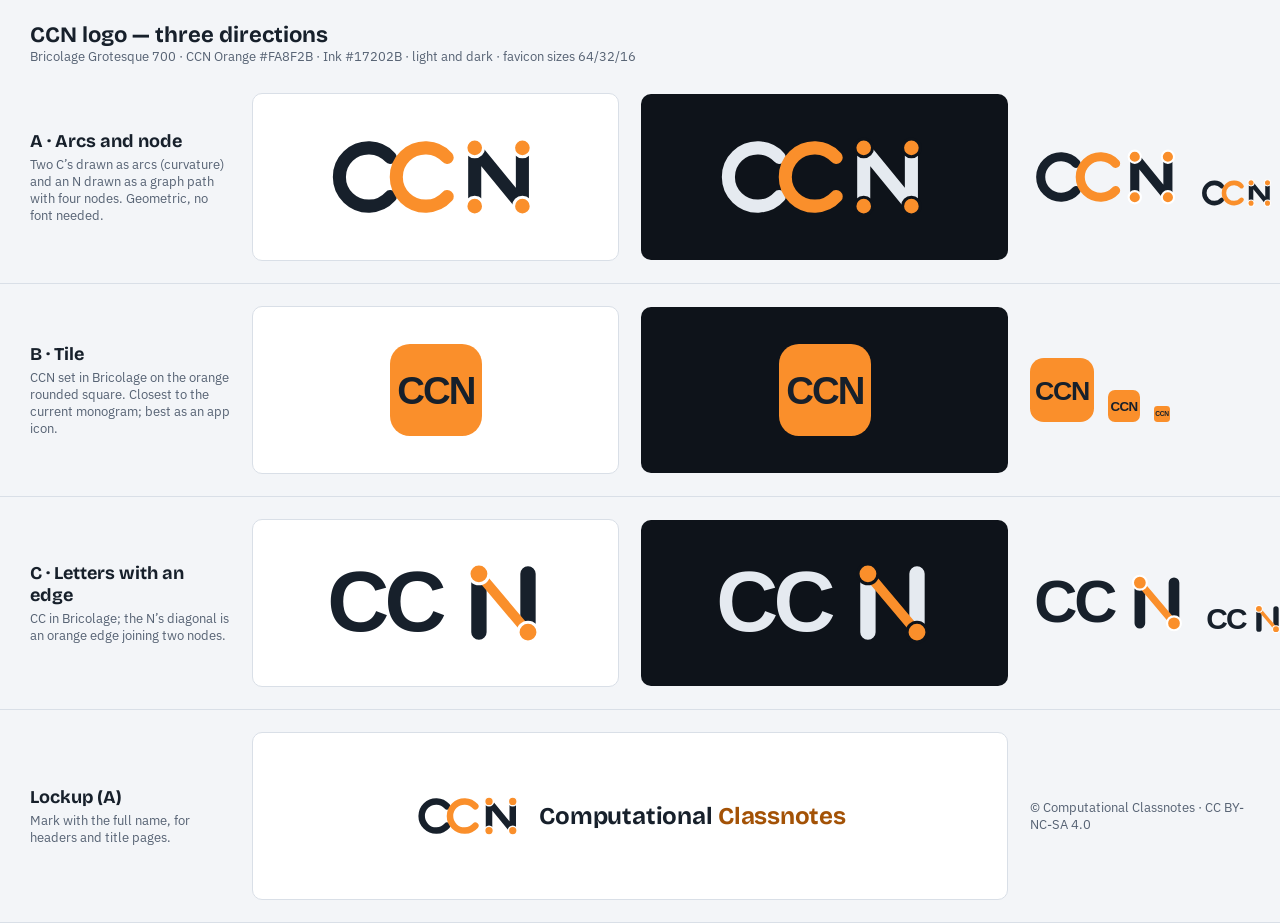
<file: brand/marks/logo-sheet.html>
<!DOCTYPE html><html><head><meta charset="utf-8"><link rel="stylesheet" href="../ccn-tokens.css">
<style>body{margin:0;background:#f3f5f8;font-family:var(--ccn-f-body);color:#17202b} .row{display:grid;grid-template-columns:200px 1fr 1fr 220px;gap:22px;align-items:center;padding:22px 30px;border-bottom:1px solid #d9dfe7}
h2{font:700 22px var(--ccn-f-display);margin:0} .lab{font-size:13px;color:#566273} .lab b{display:block;font:700 18px var(--ccn-f-display);color:#17202b;margin-bottom:4px}
.l{background:#fff;border:1px solid #d9dfe7;border-radius:10px;padding:18px;display:flex;align-items:center;justify-content:center;height:130px} .d{background:#0e131a;border-radius:10px;padding:18px;display:flex;align-items:center;justify-content:center;height:130px}
.l img,.d img{height:92px} .sm{display:flex;gap:14px;align-items:flex-end} .sm img{display:block}
.lock{display:flex;align-items:center;gap:14px} .lock span{font:700 24px var(--ccn-f-display);letter-spacing:-.01em}</style></head><body>
<div style="padding:22px 30px 6px"><h2>CCN logo — three directions</h2><div class="lab">Bricolage Grotesque 700 · CCN Orange #FA8F2B · Ink #17202B · light and dark · favicon sizes 64/32/16</div></div>
<div class="row"><div class="lab"><b>A · Arcs and node</b>Two C’s drawn as arcs (curvature) and an N drawn as a graph path with four nodes. Geometric, no font needed.</div><div class="l"><img src="ccn-mark-A.svg"></div><div class="d"><img src="ccn-mark-A-dark.svg"></div><div class="sm"><img src="ccn-mark-A.svg" style="height:64px"><img src="ccn-mark-A.svg" style="height:32px"><img src="ccn-mark-A.svg" style="height:16px"></div></div><div class="row"><div class="lab"><b>B · Tile</b>CCN set in Bricolage on the orange rounded square. Closest to the current monogram; best as an app icon.</div><div class="l"><img src="ccn-mark-B.svg"></div><div class="d"><img src="ccn-mark-B.svg"></div><div class="sm"><img src="ccn-mark-B.svg" style="height:64px"><img src="ccn-mark-B.svg" style="height:32px"><img src="ccn-mark-B.svg" style="height:16px"></div></div><div class="row"><div class="lab"><b>C · Letters with an edge</b>CC in Bricolage; the N’s diagonal is an orange edge joining two nodes.</div><div class="l"><img src="ccn-mark-C.svg"></div><div class="d"><img src="ccn-mark-C-dark.svg"></div><div class="sm"><img src="ccn-mark-C.svg" style="height:64px"><img src="ccn-mark-C.svg" style="height:32px"><img src="ccn-mark-C.svg" style="height:16px"></div></div><div class="row"><div class="lab"><b>Lockup (A)</b>Mark with the full name, for headers and title pages.</div><div class="l" style="grid-column:span 2"><div class="lock"><img src="ccn-mark-A.svg" style="height:46px"><span>Computational <b style="color:#a35206">Classnotes</b></span></div></div><div class="lab">© Computational Classnotes · CC BY-NC-SA 4.0</div></div></body></html>
</file>
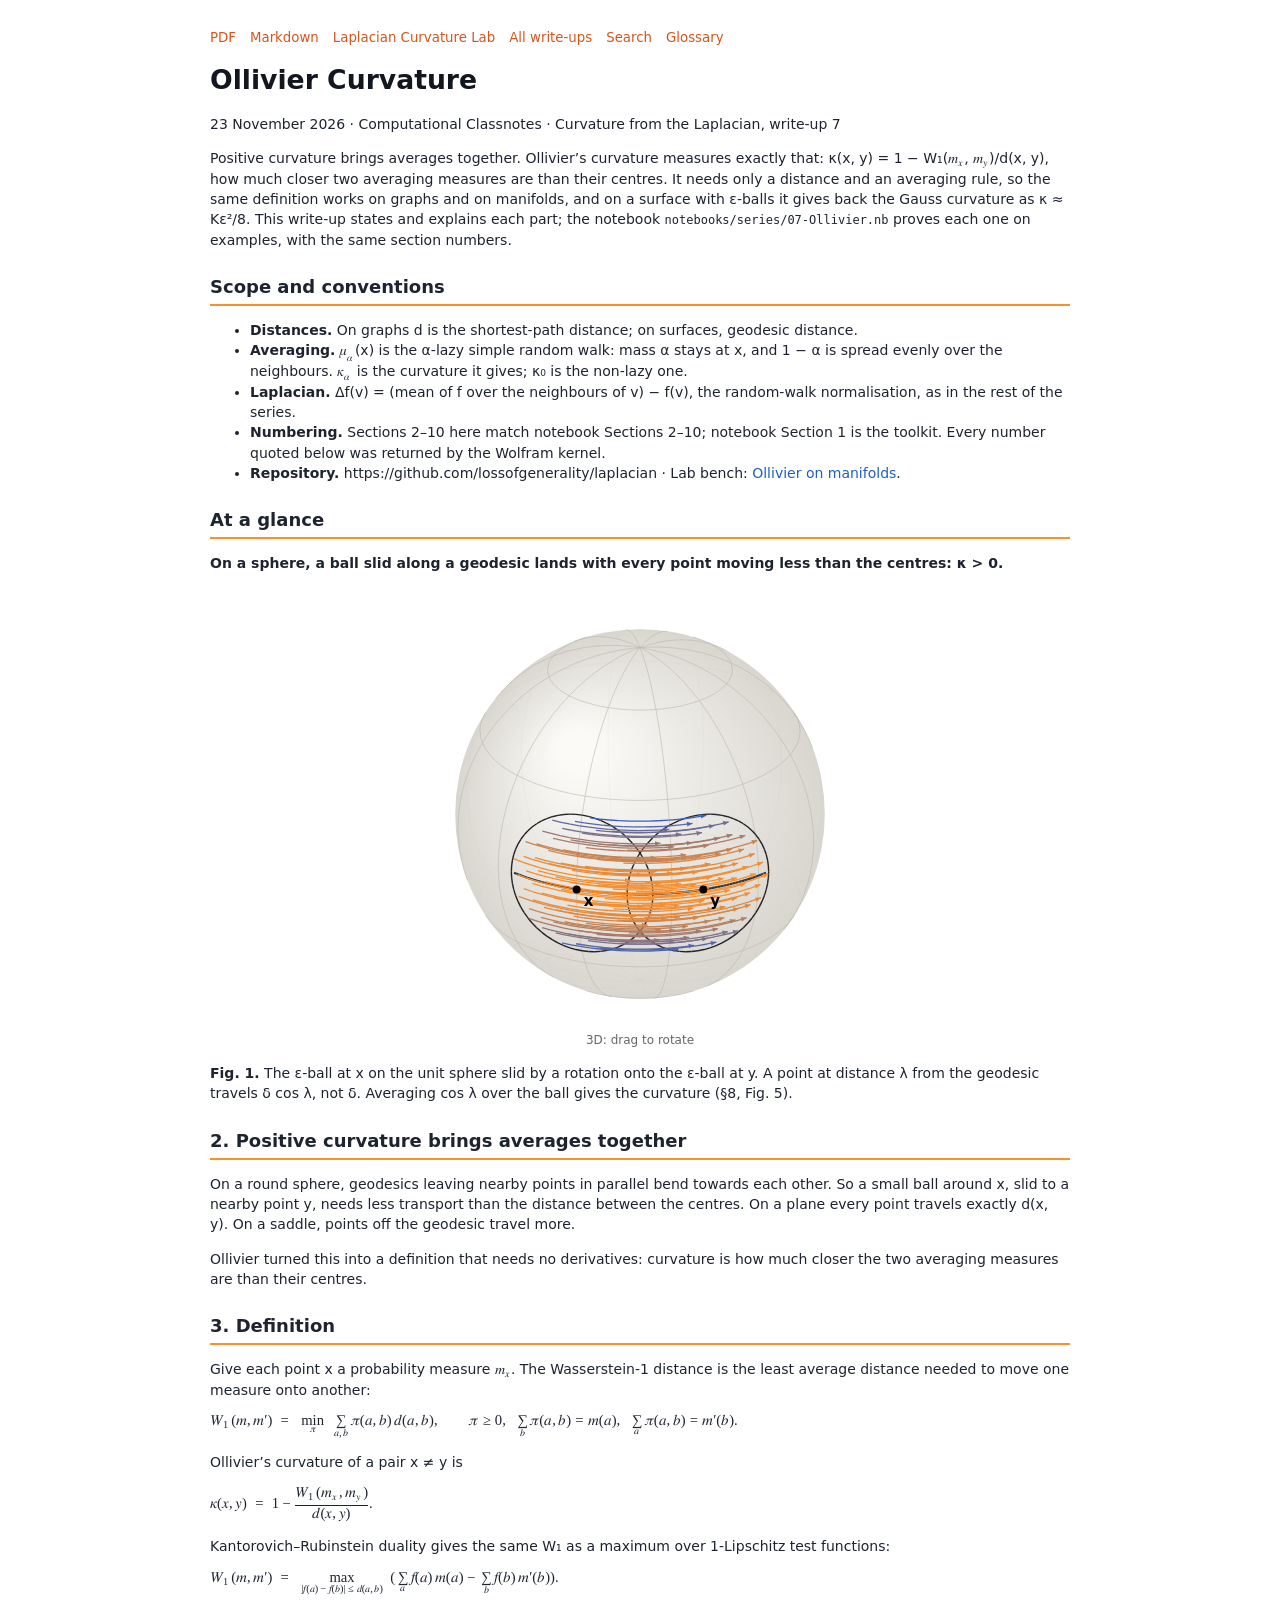
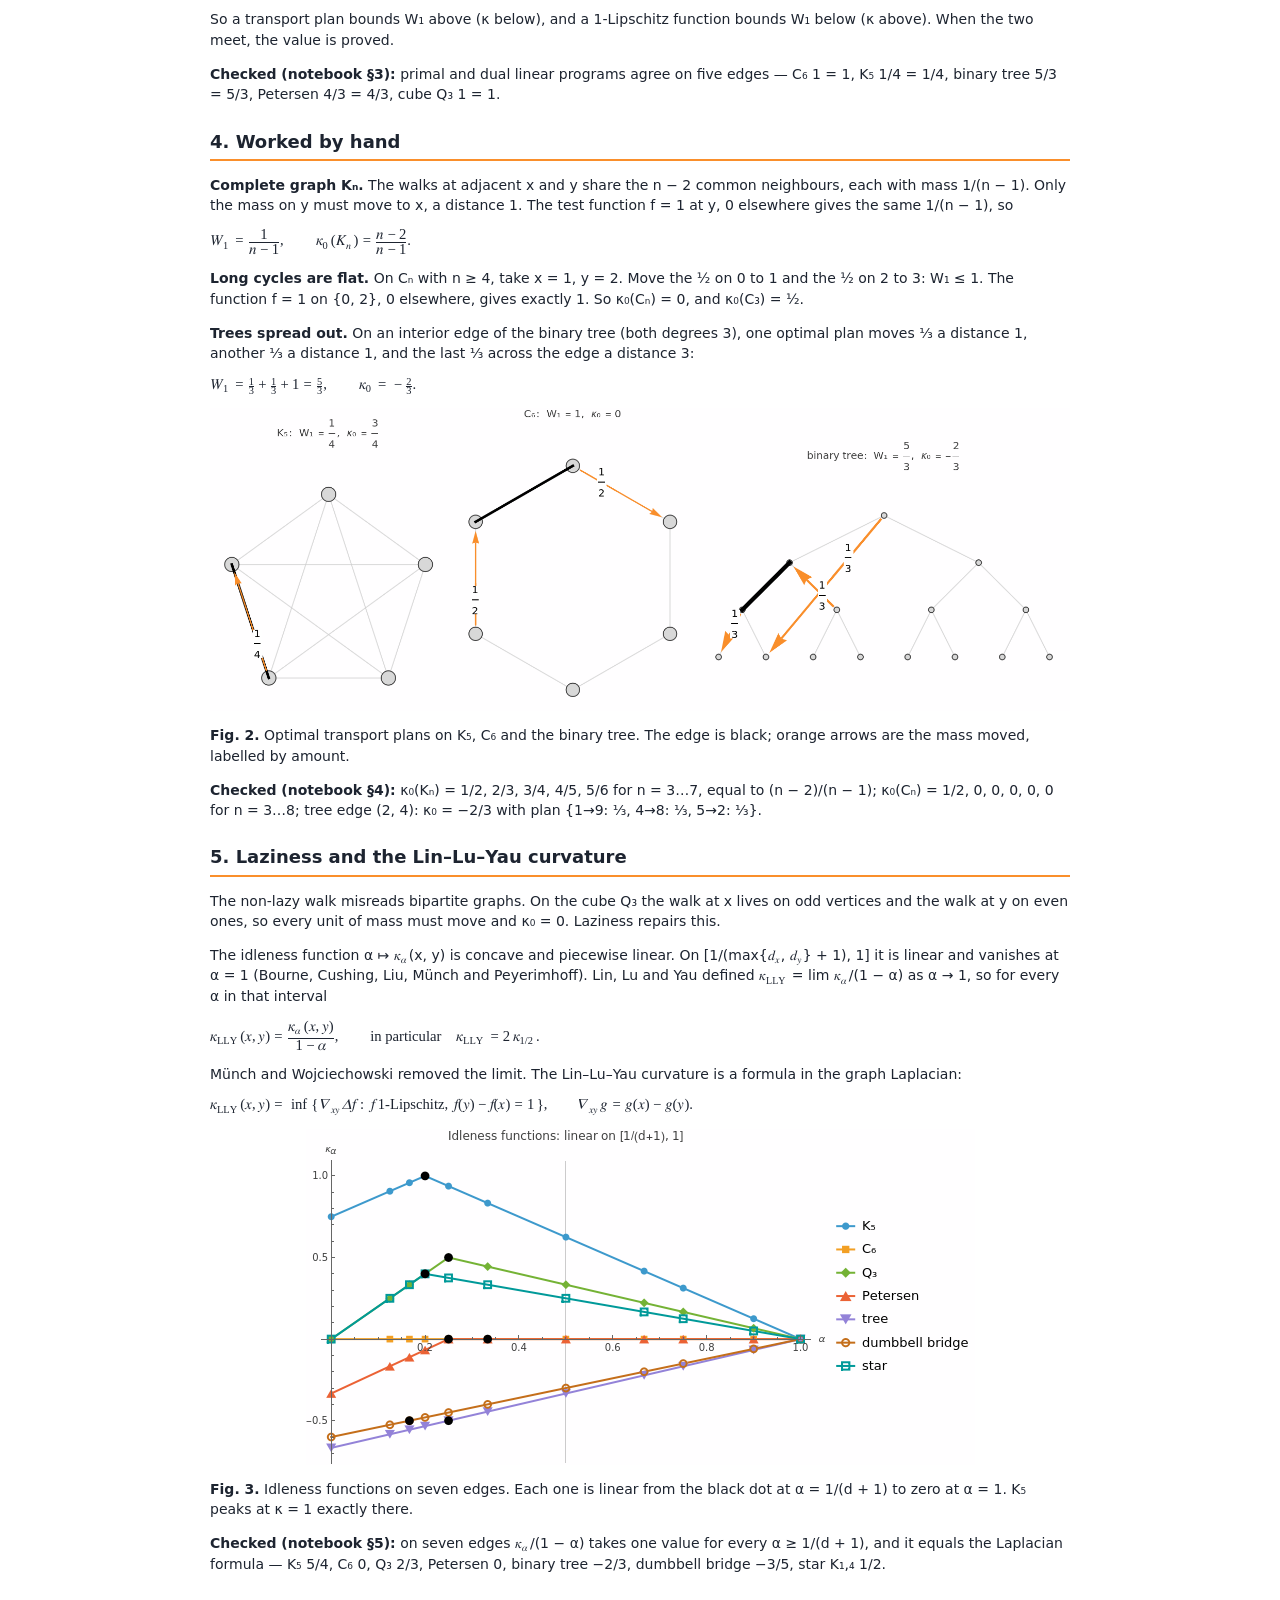
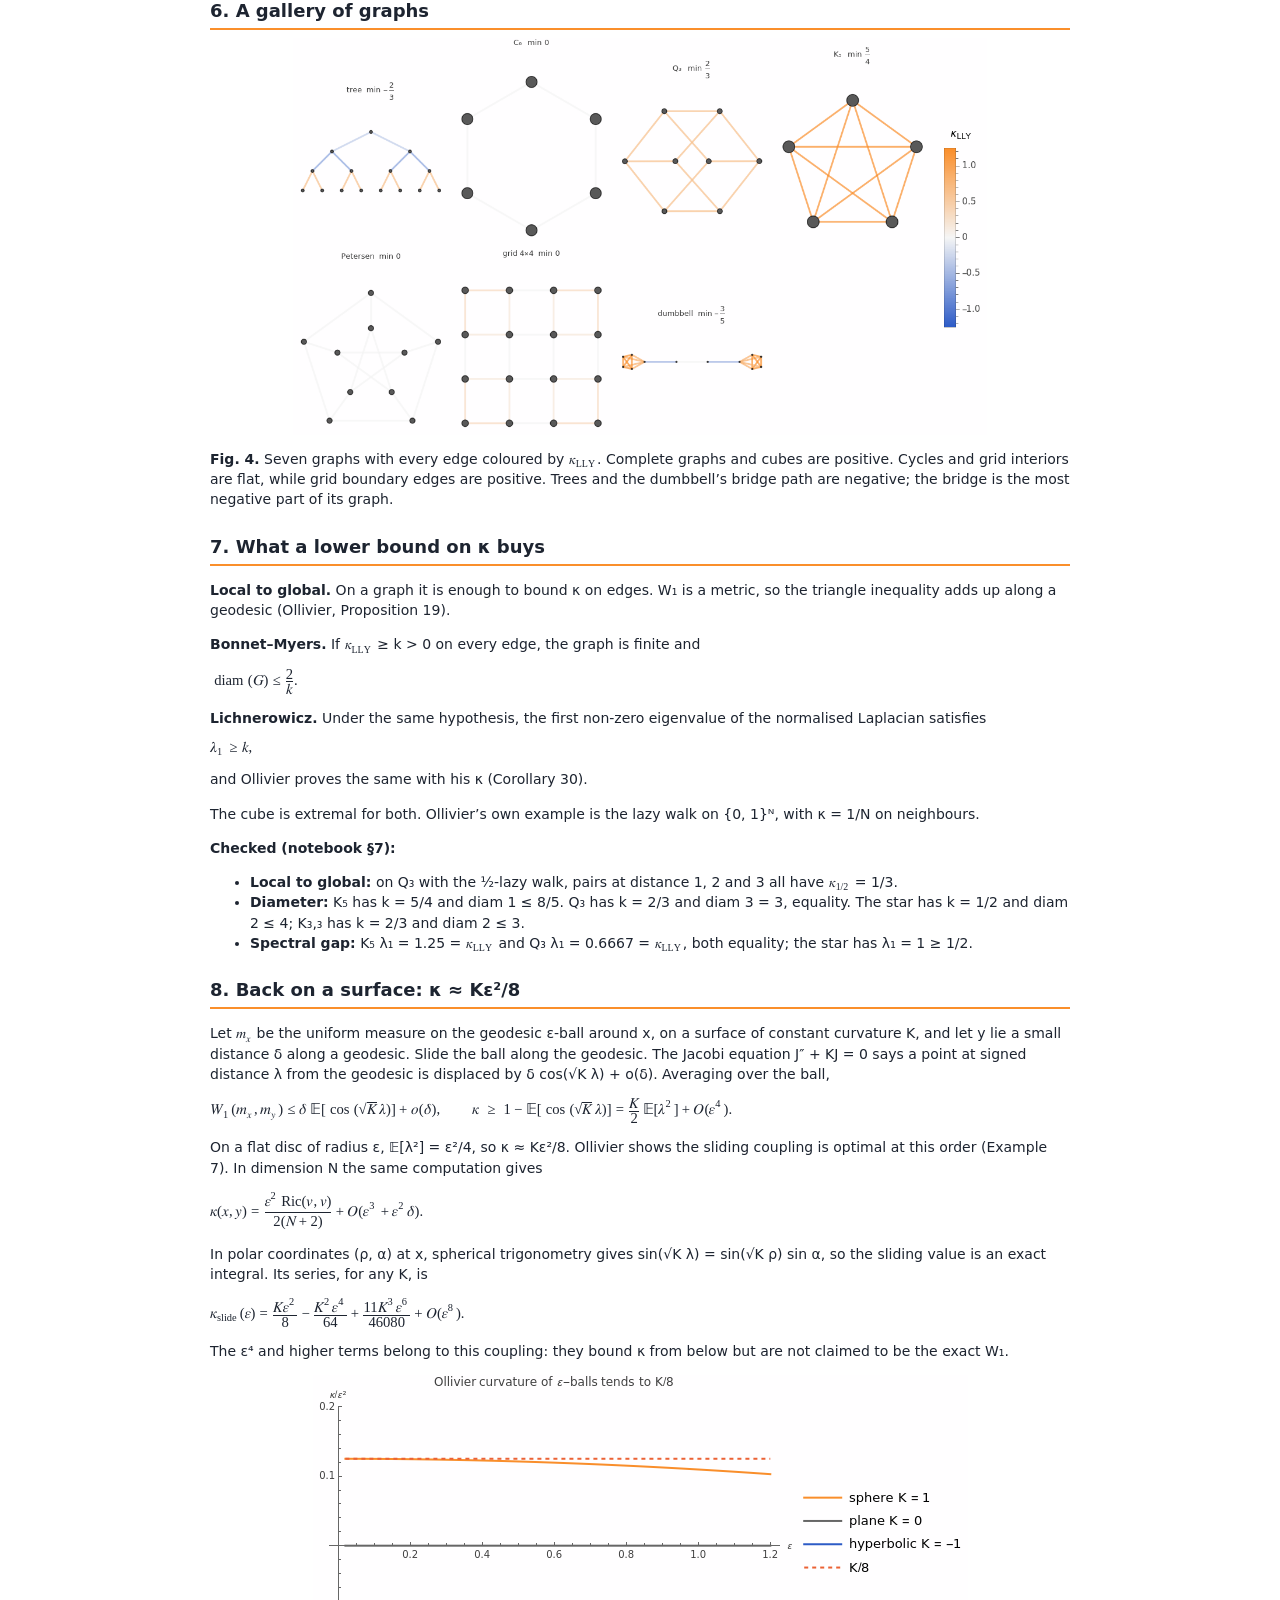
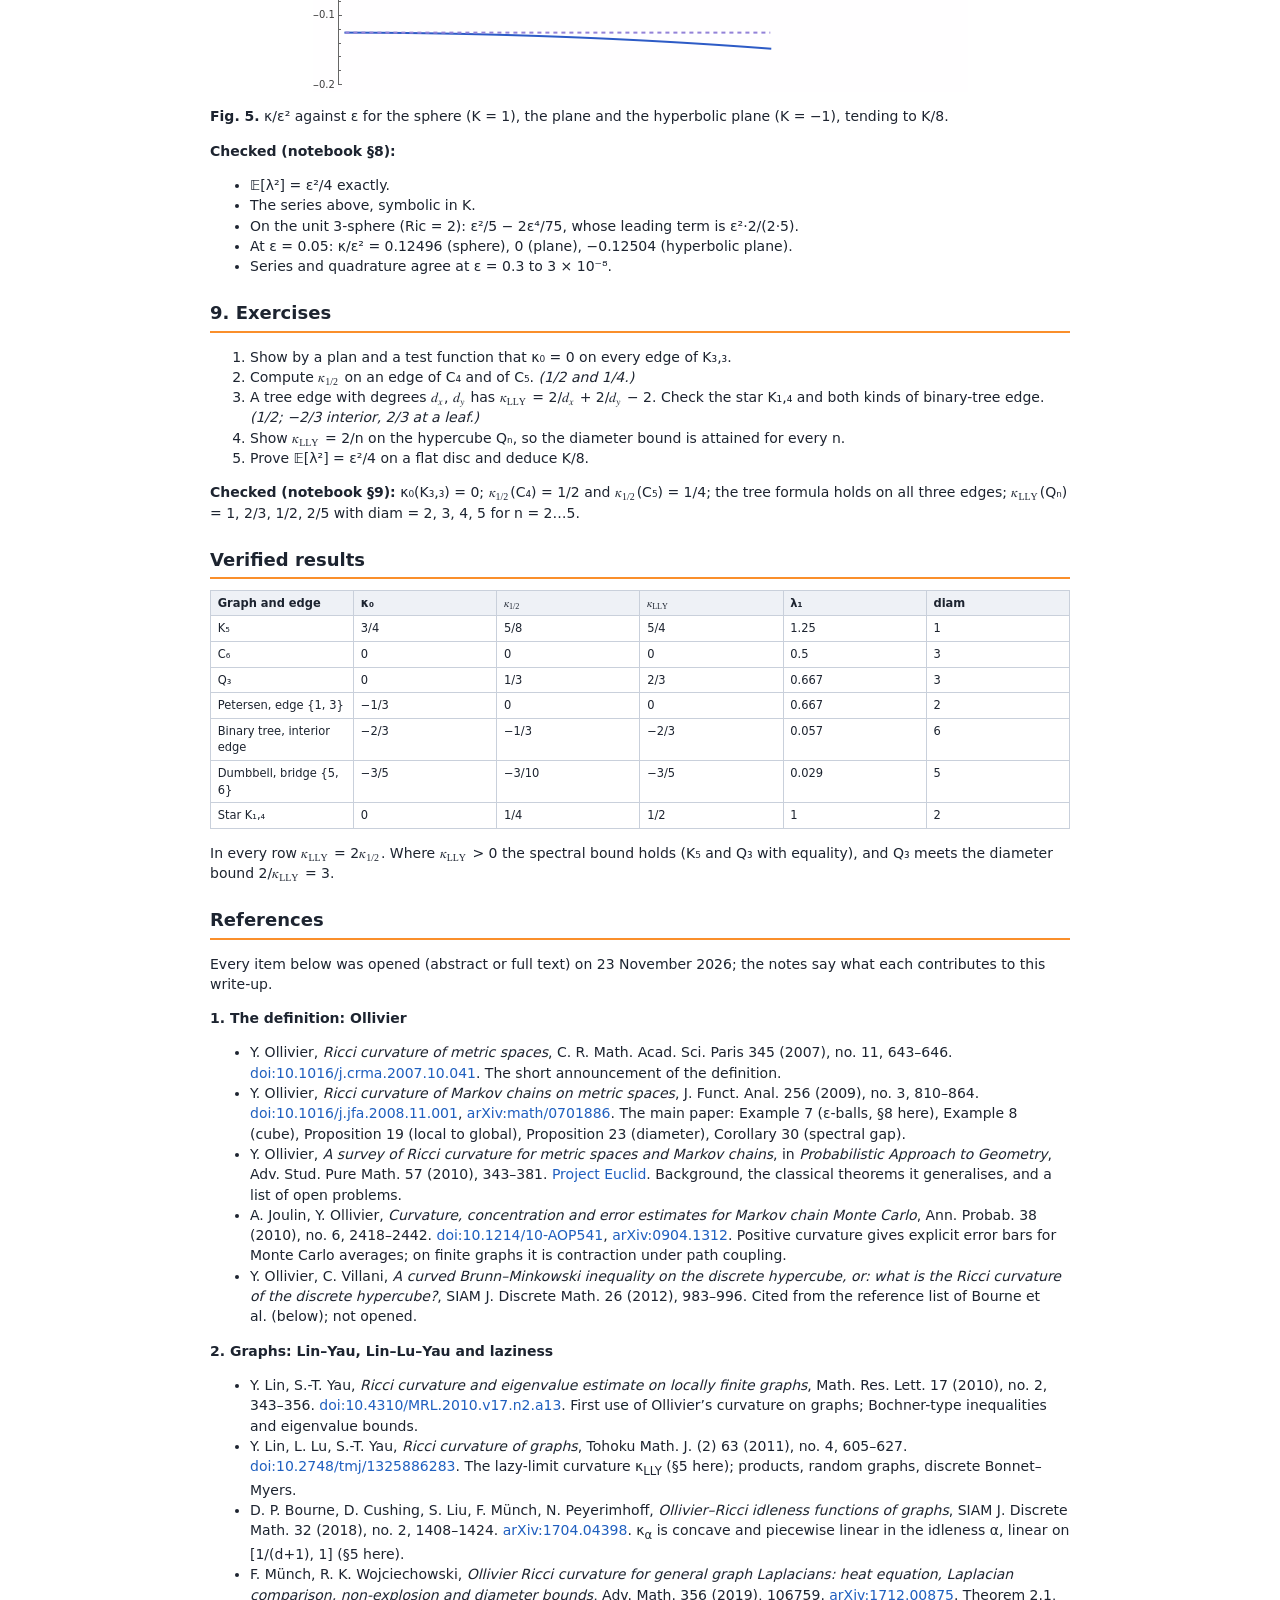
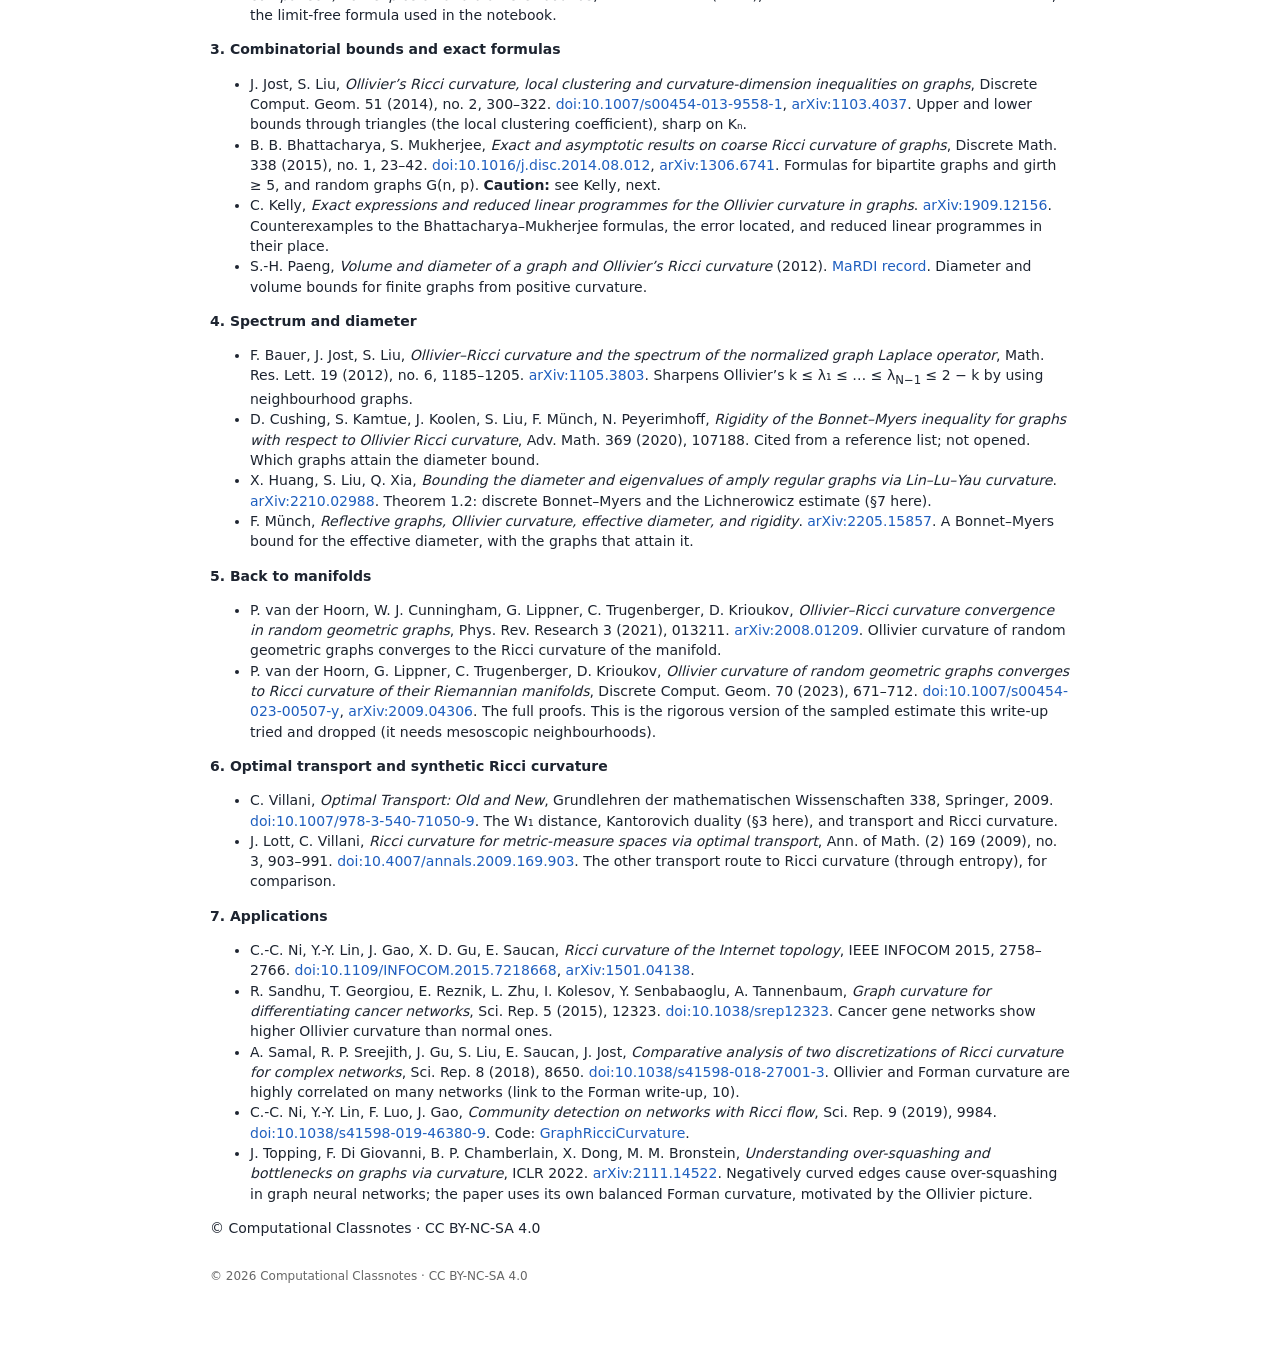
<file: docs/series/07-ollivier.html>
<!DOCTYPE html>
<html lang="en"><head><meta charset="utf-8"><meta name="viewport" content="width=device-width, initial-scale=1"><title>Ollivier Curvature — Computational Classnotes</title><style>@page { size: A4; margin: 20mm 18mm 22mm 18mm;
  @bottom-center { content: "© 2026 Computational Classnotes · CC BY-NC-SA 4.0"; } }
body { font-family: "DejaVu Sans", sans-serif; font-size: 10.5pt; line-height: 1.45; color: #1d2430; }
h1 { font-size: 20pt; margin: 0 0 4pt; color: #11161f; }
h2 { font-size: 13.5pt; margin: 18pt 0 6pt; padding-bottom: 3pt; border-bottom: 2px solid rgb(250,143,43); break-after: avoid; }
p, li { orphans: 3; widows: 3; }
code { font-family: "DejaVu Sans Mono", monospace; font-size: 9pt; }
table { border-collapse: collapse; width: 100%; font-size: 8.6pt; margin: 8pt 0; break-inside: auto; }
th, td { border: 1px solid #c9d0db; padding: 3pt 5pt; vertical-align: top; text-align: left; }
th { background: #eef1f6; }
tr { break-inside: avoid; }
img { max-width: 100%; max-height: 105mm; display: block; margin: 4pt auto; }
figure { margin: 6pt 0; }
figcaption { display: none; }
math { font-family: "Latin Modern Math", "STIX Two Math", serif; }
math[display="block"] { display: block; margin: 8pt 0; font-size: 11pt; }
a { color: #1f5fbf; text-decoration: none; }
hr { border: 0; border-top: 1px solid #c9d0db; margin: 16pt 0 8pt; }
table { break-inside: avoid; }

body{max-width:860px;margin:0 auto;padding:28px 22px 60px;background:#fff}
img{max-width:100%;height:auto}
canvas[data-fig3d]{width:100%;max-width:520px;height:440px;display:block;margin:6px auto;cursor:grab;touch-action:none}
.fig3d-note{text-align:center;font-size:9pt;color:#666;margin-top:-2px}
nav.wtop{font-size:10pt;margin-bottom:14px;display:flex;gap:14px;flex-wrap:wrap}
nav.wtop a{color:rgb(212,86,28)}
@media print{canvas[data-fig3d]{display:none}.fig3d-fallback{display:block!important}}
</style></head><body><nav class="wtop"><a href="07-ollivier.pdf">PDF</a><a href="https://github.com/lossofgenerality/laplacian/blob/main/docs/series/07-ollivier.md">Markdown</a><a href="https://lossofgenerality.github.io/laplacian/lab/Laplacian_Curvature_Lab.html">Laplacian Curvature Lab</a><a href="https://lossofgenerality.github.io/laplacian/docs/series/">All write-ups</a><a href="https://lossofgenerality.github.io/laplacian/search.html">Search</a><a href="https://lossofgenerality.github.io/laplacian/docs/glossary.html">Glossary</a></nav><h1 id="ollivier-curvature">Ollivier Curvature</h1>
<p>23 November 2026 · Computational Classnotes · Curvature from the
Laplacian, write-up 7</p>
<p>Positive curvature brings averages together. Ollivier’s curvature
measures exactly that: κ(x, y) = 1 −
W₁(<math display="inline" xmlns="http://www.w3.org/1998/Math/MathML"><semantics><msub><mi>m</mi><mi>x</mi></msub><annotation encoding="application/x-tex">m_{x}</annotation></semantics></math>,
<math display="inline" xmlns="http://www.w3.org/1998/Math/MathML"><semantics><msub><mi>m</mi><mi>y</mi></msub><annotation encoding="application/x-tex">m_{y}</annotation></semantics></math>)/d(x,
y), how much closer two averaging measures are than their centres. It
needs only a distance and an averaging rule, so the same definition
works on graphs and on manifolds, and on a surface with ε-balls it gives
back the Gauss curvature as κ ≈ Kε²/8. This write-up states and explains
each part; the notebook <code>notebooks/series/07-Ollivier.nb</code>
proves each one on examples, with the same section numbers.</p>
<h2 id="scope-and-conventions">Scope and conventions</h2>
<ul>
<li><strong>Distances.</strong> On graphs d is the shortest-path
distance; on surfaces, geodesic distance.</li>
<li><strong>Averaging.</strong>
<math display="inline" xmlns="http://www.w3.org/1998/Math/MathML"><semantics><msub><mi>μ</mi><mi>α</mi></msub><annotation encoding="application/x-tex">\mu_{\alpha}</annotation></semantics></math>(x)
is the α-lazy simple random walk: mass α stays at x, and 1 − α is spread
evenly over the neighbours.
<math display="inline" xmlns="http://www.w3.org/1998/Math/MathML"><semantics><msub><mi>κ</mi><mi>α</mi></msub><annotation encoding="application/x-tex">\kappa_{\alpha}</annotation></semantics></math>
is the curvature it gives; κ₀ is the non-lazy one.</li>
<li><strong>Laplacian.</strong> Δf(v) = (mean of f over the neighbours
of v) − f(v), the random-walk normalisation, as in the rest of the
series.</li>
<li><strong>Numbering.</strong> Sections 2–10 here match notebook
Sections 2–10; notebook Section 1 is the toolkit. Every number quoted
below was returned by the Wolfram kernel.</li>
<li><strong>Repository.</strong>
https://github.com/lossofgenerality/laplacian · Lab bench: <a
href="https://lossofgenerality.github.io/laplacian/lab/Laplacian_Curvature_Lab.html#ollivier">Ollivier
on manifolds</a>.</li>
</ul>
<h2 id="at-a-glance">At a glance</h2>
<p><strong>On a sphere, a ball slid along a geodesic lands with every
point moving less than the centres: κ &gt; 0.</strong></p>
<figure>
<canvas data-fig3d="ollivier-sphere" aria-label="Rotatable 3D figure"></canvas><img class="fig3d-fallback" style="display:none" src="img/ollivier-sphere.png" alt=""><div class="fig3d-note">3D: drag to rotate</div>
<figcaption aria-hidden="true">Fig. 1</figcaption>
</figure>
<p><strong>Fig. 1.</strong> The ε-ball at x on the unit sphere slid by a
rotation onto the ε-ball at y. A point at distance λ from the geodesic
travels δ cos λ, not δ. Averaging cos λ over the ball gives the
curvature (§8, Fig. 5).</p>
<h2 id="positive-curvature-brings-averages-together">2. Positive
curvature brings averages together</h2>
<p>On a round sphere, geodesics leaving nearby points in parallel bend
towards each other. So a small ball around x, slid to a nearby point y,
needs less transport than the distance between the centres. On a plane
every point travels exactly d(x, y). On a saddle, points off the
geodesic travel more.</p>
<p>Ollivier turned this into a definition that needs no derivatives:
curvature is how much closer the two averaging measures are than their
centres.</p>
<h2 id="definition">3. Definition</h2>
<p>Give each point x a probability measure
<math display="inline" xmlns="http://www.w3.org/1998/Math/MathML"><semantics><msub><mi>m</mi><mi>x</mi></msub><annotation encoding="application/x-tex">m_{x}</annotation></semantics></math>.
The Wasserstein-1 distance is the least average distance needed to move
one measure onto another:</p>
<p><math display="block" xmlns="http://www.w3.org/1998/Math/MathML"><semantics><mrow><msub><mi>W</mi><mn>1</mn></msub><mrow><mo stretchy="true" form="prefix">(</mo><mi>m</mi><mo>,</mo><mi>m</mi><mi>′</mi><mo stretchy="true" form="postfix">)</mo></mrow><mspace width="0.278em"></mspace><mo>=</mo><mspace width="0.278em"></mspace><munder><mo>min</mo><mi>π</mi></munder><mspace width="0.222em"></mspace><munder><mo>∑</mo><mrow><mi>a</mi><mo>,</mo><mi>b</mi></mrow></munder><mi>π</mi><mrow><mo stretchy="true" form="prefix">(</mo><mi>a</mi><mo>,</mo><mi>b</mi><mo stretchy="true" form="postfix">)</mo></mrow><mspace width="0.167em"></mspace><mi>d</mi><mrow><mo stretchy="true" form="prefix">(</mo><mi>a</mi><mo>,</mo><mi>b</mi><mo stretchy="true" form="postfix">)</mo></mrow><mo>,</mo><mspace width="2.0em"></mspace><mi>π</mi><mo>≥</mo><mn>0</mn><mo>,</mo><mspace width="0.222em"></mspace><mspace width="0.222em"></mspace><munder><mo>∑</mo><mi>b</mi></munder><mi>π</mi><mrow><mo stretchy="true" form="prefix">(</mo><mi>a</mi><mo>,</mo><mi>b</mi><mo stretchy="true" form="postfix">)</mo></mrow><mo>=</mo><mi>m</mi><mrow><mo stretchy="true" form="prefix">(</mo><mi>a</mi><mo stretchy="true" form="postfix">)</mo></mrow><mo>,</mo><mspace width="0.222em"></mspace><mspace width="0.222em"></mspace><munder><mo>∑</mo><mi>a</mi></munder><mi>π</mi><mrow><mo stretchy="true" form="prefix">(</mo><mi>a</mi><mo>,</mo><mi>b</mi><mo stretchy="true" form="postfix">)</mo></mrow><mo>=</mo><mi>m</mi><mi>′</mi><mrow><mo stretchy="true" form="prefix">(</mo><mi>b</mi><mo stretchy="true" form="postfix">)</mo></mrow><mi>.</mi></mrow><annotation encoding="application/x-tex">
W_1(m,m&#39;) \;=\; \min_{\pi}\ \sum_{a,b}\pi(a,b)\,d(a,b),\qquad \pi\ge 0,\ \ \textstyle\sum_b\pi(a,b)=m(a),\ \ \sum_a\pi(a,b)=m&#39;(b).
</annotation></semantics></math></p>
<p>Ollivier’s curvature of a pair x ≠ y is</p>
<p><math display="block" xmlns="http://www.w3.org/1998/Math/MathML"><semantics><mrow><mi>κ</mi><mrow><mo stretchy="true" form="prefix">(</mo><mi>x</mi><mo>,</mo><mi>y</mi><mo stretchy="true" form="postfix">)</mo></mrow><mspace width="0.278em"></mspace><mo>=</mo><mspace width="0.278em"></mspace><mn>1</mn><mo>−</mo><mfrac><mrow><msub><mi>W</mi><mn>1</mn></msub><mrow><mo stretchy="true" form="prefix">(</mo><msub><mi>m</mi><mi>x</mi></msub><mo>,</mo><msub><mi>m</mi><mi>y</mi></msub><mo stretchy="true" form="postfix">)</mo></mrow></mrow><mrow><mi>d</mi><mrow><mo stretchy="true" form="prefix">(</mo><mi>x</mi><mo>,</mo><mi>y</mi><mo stretchy="true" form="postfix">)</mo></mrow></mrow></mfrac><mi>.</mi></mrow><annotation encoding="application/x-tex">
\kappa(x,y) \;=\; 1-\frac{W_1(m_x,m_y)}{d(x,y)} .
</annotation></semantics></math></p>
<p>Kantorovich–Rubinstein duality gives the same W₁ as a maximum over
1-Lipschitz test functions:</p>
<p><math display="block" xmlns="http://www.w3.org/1998/Math/MathML"><semantics><mrow><msub><mi>W</mi><mn>1</mn></msub><mrow><mo stretchy="true" form="prefix">(</mo><mi>m</mi><mo>,</mo><mi>m</mi><mi>′</mi><mo stretchy="true" form="postfix">)</mo></mrow><mspace width="0.278em"></mspace><mo>=</mo><mspace width="0.278em"></mspace><munder><mo>max</mo><mrow><mrow><mo stretchy="true" form="prefix">|</mo><mi>f</mi><mrow><mo stretchy="true" form="prefix">(</mo><mi>a</mi><mo stretchy="true" form="postfix">)</mo></mrow><mo>−</mo><mi>f</mi><mrow><mo stretchy="true" form="prefix">(</mo><mi>b</mi><mo stretchy="true" form="postfix">)</mo></mrow><mo stretchy="true" form="postfix">|</mo></mrow><mo>≤</mo><mi>d</mi><mrow><mo stretchy="true" form="prefix">(</mo><mi>a</mi><mo>,</mo><mi>b</mi><mo stretchy="true" form="postfix">)</mo></mrow></mrow></munder><mspace width="0.222em"></mspace><mo minsize="1.8" maxsize="1.8" stretchy="false" form="prefix">(</mo><munder><mo>∑</mo><mi>a</mi></munder><mi>f</mi><mrow><mo stretchy="true" form="prefix">(</mo><mi>a</mi><mo stretchy="true" form="postfix">)</mo></mrow><mspace width="0.167em"></mspace><mi>m</mi><mrow><mo stretchy="true" form="prefix">(</mo><mi>a</mi><mo stretchy="true" form="postfix">)</mo></mrow><mo>−</mo><munder><mo>∑</mo><mi>b</mi></munder><mi>f</mi><mrow><mo stretchy="true" form="prefix">(</mo><mi>b</mi><mo stretchy="true" form="postfix">)</mo></mrow><mspace width="0.167em"></mspace><mi>m</mi><mi>′</mi><mrow><mo stretchy="true" form="prefix">(</mo><mi>b</mi><mo stretchy="true" form="postfix">)</mo></mrow><mo minsize="1.8" maxsize="1.8" stretchy="false" form="postfix">)</mo><mi>.</mi></mrow><annotation encoding="application/x-tex">
W_1(m,m&#39;) \;=\; \max_{|f(a)-f(b)|\le d(a,b)}\ \Big(\sum_a f(a)\,m(a)-\sum_b f(b)\,m&#39;(b)\Big).
</annotation></semantics></math></p>
<p>So a transport plan bounds W₁ above (κ below), and a 1-Lipschitz
function bounds W₁ below (κ above). When the two meet, the value is
proved.</p>
<p><strong>Checked (notebook §3):</strong> primal and dual linear
programs agree on five edges — C₆ 1 = 1, K₅ 1/4 = 1/4, binary tree 5/3 =
5/3, Petersen 4/3 = 4/3, cube Q₃ 1 = 1.</p>
<h2 id="worked-by-hand">4. Worked by hand</h2>
<p><strong>Complete graph Kₙ.</strong> The walks at adjacent x and y
share the n − 2 common neighbours, each with mass 1/(n − 1). Only the
mass on y must move to x, a distance 1. The test function f = 1 at y, 0
elsewhere gives the same 1/(n − 1), so</p>
<p><math display="block" xmlns="http://www.w3.org/1998/Math/MathML"><semantics><mrow><msub><mi>W</mi><mn>1</mn></msub><mo>=</mo><mfrac><mn>1</mn><mrow><mi>n</mi><mo>−</mo><mn>1</mn></mrow></mfrac><mo>,</mo><mspace width="2.0em"></mspace><msub><mi>κ</mi><mn>0</mn></msub><mrow><mo stretchy="true" form="prefix">(</mo><msub><mi>K</mi><mi>n</mi></msub><mo stretchy="true" form="postfix">)</mo></mrow><mo>=</mo><mfrac><mrow><mi>n</mi><mo>−</mo><mn>2</mn></mrow><mrow><mi>n</mi><mo>−</mo><mn>1</mn></mrow></mfrac><mi>.</mi></mrow><annotation encoding="application/x-tex">
W_1=\frac{1}{n-1},\qquad \kappa_0(K_n)=\frac{n-2}{n-1}.
</annotation></semantics></math></p>
<p><strong>Long cycles are flat.</strong> On Cₙ with n ≥ 4, take x = 1,
y = 2. Move the ½ on 0 to 1 and the ½ on 2 to 3: W₁ ≤ 1. The function f
= 1 on {0, 2}, 0 elsewhere, gives exactly 1. So κ₀(Cₙ) = 0, and κ₀(C₃) =
½.</p>
<p><strong>Trees spread out.</strong> On an interior edge of the binary
tree (both degrees 3), one optimal plan moves ⅓ a distance 1, another ⅓
a distance 1, and the last ⅓ across the edge a distance 3:</p>
<p><math display="block" xmlns="http://www.w3.org/1998/Math/MathML"><semantics><mrow><msub><mi>W</mi><mn>1</mn></msub><mo>=</mo><mfrac displaystyle="false"><mn>1</mn><mn>3</mn></mfrac><mo>+</mo><mfrac displaystyle="false"><mn>1</mn><mn>3</mn></mfrac><mo>+</mo><mn>1</mn><mo>=</mo><mfrac displaystyle="false"><mn>5</mn><mn>3</mn></mfrac><mo>,</mo><mspace width="2.0em"></mspace><msub><mi>κ</mi><mn>0</mn></msub><mo>=</mo><mo>−</mo><mfrac displaystyle="false"><mn>2</mn><mn>3</mn></mfrac><mi>.</mi></mrow><annotation encoding="application/x-tex">
W_1=\tfrac13+\tfrac13+1=\tfrac53,\qquad \kappa_0=-\tfrac23 .
</annotation></semantics></math></p>
<figure>
<img src="img/ollivier-plans.png" alt="Fig. 2" />
<figcaption aria-hidden="true">Fig. 2</figcaption>
</figure>
<p><strong>Fig. 2.</strong> Optimal transport plans on K₅, C₆ and the
binary tree. The edge is black; orange arrows are the mass moved,
labelled by amount.</p>
<p><strong>Checked (notebook §4):</strong> κ₀(Kₙ) = 1/2, 2/3, 3/4, 4/5,
5/6 for n = 3…7, equal to (n − 2)/(n − 1); κ₀(Cₙ) = 1/2, 0, 0, 0, 0, 0
for n = 3…8; tree edge (2, 4): κ₀ = −2/3 with plan {1→9: ⅓, 4→8: ⅓, 5→2:
⅓}.</p>
<h2 id="laziness-and-the-linluyau-curvature">5. Laziness and the
Lin–Lu–Yau curvature</h2>
<p>The non-lazy walk misreads bipartite graphs. On the cube Q₃ the walk
at x lives on odd vertices and the walk at y on even ones, so every unit
of mass must move and κ₀ = 0. Laziness repairs this.</p>
<p>The idleness function α ↦
<math display="inline" xmlns="http://www.w3.org/1998/Math/MathML"><semantics><msub><mi>κ</mi><mi>α</mi></msub><annotation encoding="application/x-tex">\kappa_{\alpha}</annotation></semantics></math>(x,
y) is concave and piecewise linear. On
[1/(max{<math display="inline" xmlns="http://www.w3.org/1998/Math/MathML"><semantics><msub><mi>d</mi><mi>x</mi></msub><annotation encoding="application/x-tex">d_{x}</annotation></semantics></math>,
<math display="inline" xmlns="http://www.w3.org/1998/Math/MathML"><semantics><msub><mi>d</mi><mi>y</mi></msub><annotation encoding="application/x-tex">d_{y}</annotation></semantics></math>}
+ 1), 1] it is linear and vanishes at α = 1 (Bourne, Cushing, Liu, Münch
and Peyerimhoff). Lin, Lu and Yau defined
<math display="inline" xmlns="http://www.w3.org/1998/Math/MathML"><semantics><msub><mi>κ</mi><mrow><mi mathvariant="normal">L</mi><mi mathvariant="normal">L</mi><mi mathvariant="normal">Y</mi></mrow></msub><annotation encoding="application/x-tex">\kappa_{\mathrm{LLY}}</annotation></semantics></math>
= lim
<math display="inline" xmlns="http://www.w3.org/1998/Math/MathML"><semantics><msub><mi>κ</mi><mi>α</mi></msub><annotation encoding="application/x-tex">\kappa_{\alpha}</annotation></semantics></math>/(1
− α) as α → 1, so for every α in that interval</p>
<p><math display="block" xmlns="http://www.w3.org/1998/Math/MathML"><semantics><mrow><msub><mi>κ</mi><mrow><mi mathvariant="normal">L</mi><mi mathvariant="normal">L</mi><mi mathvariant="normal">Y</mi></mrow></msub><mrow><mo stretchy="true" form="prefix">(</mo><mi>x</mi><mo>,</mo><mi>y</mi><mo stretchy="true" form="postfix">)</mo></mrow><mo>=</mo><mfrac><mrow><msub><mi>κ</mi><mi>α</mi></msub><mrow><mo stretchy="true" form="prefix">(</mo><mi>x</mi><mo>,</mo><mi>y</mi><mo stretchy="true" form="postfix">)</mo></mrow></mrow><mrow><mn>1</mn><mo>−</mo><mi>α</mi></mrow></mfrac><mo>,</mo><mspace width="2.0em"></mspace><mtext mathvariant="normal">in particular</mtext><mspace width="1.0em"></mspace><msub><mi>κ</mi><mrow><mi mathvariant="normal">L</mi><mi mathvariant="normal">L</mi><mi mathvariant="normal">Y</mi></mrow></msub><mo>=</mo><mn>2</mn><mspace width="0.167em"></mspace><msub><mi>κ</mi><mrow><mn>1</mn><mi>/</mi><mn>2</mn></mrow></msub><mi>.</mi></mrow><annotation encoding="application/x-tex">
\kappa_{\mathrm{LLY}}(x,y)=\frac{\kappa_\alpha(x,y)}{1-\alpha},\qquad\text{in particular}\quad \kappa_{\mathrm{LLY}}=2\,\kappa_{1/2}.
</annotation></semantics></math></p>
<p>Münch and Wojciechowski removed the limit. The Lin–Lu–Yau curvature
is a formula in the graph Laplacian:</p>
<p><math display="block" xmlns="http://www.w3.org/1998/Math/MathML"><semantics><mrow><msub><mi>κ</mi><mrow><mi mathvariant="normal">L</mi><mi mathvariant="normal">L</mi><mi mathvariant="normal">Y</mi></mrow></msub><mrow><mo stretchy="true" form="prefix">(</mo><mi>x</mi><mo>,</mo><mi>y</mi><mo stretchy="true" form="postfix">)</mo></mrow><mo>=</mo><mo>inf</mo><mo minsize="1.2" maxsize="1.2" stretchy="false" form="prefix">{</mo><mspace width="0.167em"></mspace><msub><mi>∇</mi><mrow><mi>x</mi><mi>y</mi></mrow></msub><mi>Δ</mi><mi>f</mi><mspace width="0.278em"></mspace><mo>:</mo><mspace width="0.278em"></mspace><mi>f</mi><mspace width="0.222em"></mspace><mtext mathvariant="normal">1-Lipschitz</mtext><mo>,</mo><mspace width="0.222em"></mspace><mi>f</mi><mrow><mo stretchy="true" form="prefix">(</mo><mi>y</mi><mo stretchy="true" form="postfix">)</mo></mrow><mo>−</mo><mi>f</mi><mrow><mo stretchy="true" form="prefix">(</mo><mi>x</mi><mo stretchy="true" form="postfix">)</mo></mrow><mo>=</mo><mn>1</mn><mspace width="0.167em"></mspace><mo minsize="1.2" maxsize="1.2" stretchy="false" form="postfix">}</mo><mo>,</mo><mspace width="2.0em"></mspace><msub><mi>∇</mi><mrow><mi>x</mi><mi>y</mi></mrow></msub><mi>g</mi><mo>=</mo><mi>g</mi><mrow><mo stretchy="true" form="prefix">(</mo><mi>x</mi><mo stretchy="true" form="postfix">)</mo></mrow><mo>−</mo><mi>g</mi><mrow><mo stretchy="true" form="prefix">(</mo><mi>y</mi><mo stretchy="true" form="postfix">)</mo></mrow><mi>.</mi></mrow><annotation encoding="application/x-tex">
\kappa_{\mathrm{LLY}}(x,y)=\inf\big\{\,\nabla_{xy}\Delta f \;:\; f\ \text{1-Lipschitz},\ f(y)-f(x)=1\,\big\},\qquad \nabla_{xy}g=g(x)-g(y).
</annotation></semantics></math></p>
<figure>
<img src="img/ollivier-idleness.png" alt="Fig. 3" />
<figcaption aria-hidden="true">Fig. 3</figcaption>
</figure>
<p><strong>Fig. 3.</strong> Idleness functions on seven edges. Each one
is linear from the black dot at α = 1/(d + 1) to zero at α = 1. K₅ peaks
at κ = 1 exactly there.</p>
<p><strong>Checked (notebook §5):</strong> on seven edges
<math display="inline" xmlns="http://www.w3.org/1998/Math/MathML"><semantics><msub><mi>κ</mi><mi>α</mi></msub><annotation encoding="application/x-tex">\kappa_{\alpha}</annotation></semantics></math>/(1
− α) takes one value for every α ≥ 1/(d + 1), and it equals the
Laplacian formula — K₅ 5/4, C₆ 0, Q₃ 2/3, Petersen 0, binary tree −2/3,
dumbbell bridge −3/5, star K₁,₄ 1/2.</p>
<h2 id="a-gallery-of-graphs">6. A gallery of graphs</h2>
<figure>
<img src="img/ollivier-gallery.png" alt="Fig. 4" />
<figcaption aria-hidden="true">Fig. 4</figcaption>
</figure>
<p><strong>Fig. 4.</strong> Seven graphs with every edge coloured by
<math display="inline" xmlns="http://www.w3.org/1998/Math/MathML"><semantics><msub><mi>κ</mi><mrow><mi mathvariant="normal">L</mi><mi mathvariant="normal">L</mi><mi mathvariant="normal">Y</mi></mrow></msub><annotation encoding="application/x-tex">\kappa_{\mathrm{LLY}}</annotation></semantics></math>.
Complete graphs and cubes are positive. Cycles and grid interiors are
flat, while grid boundary edges are positive. Trees and the dumbbell’s
bridge path are negative; the bridge is the most negative part of its
graph.</p>
<h2 id="what-a-lower-bound-on-κ-buys">7. What a lower bound on κ
buys</h2>
<p><strong>Local to global.</strong> On a graph it is enough to bound κ
on edges. W₁ is a metric, so the triangle inequality adds up along a
geodesic (Ollivier, Proposition 19).</p>
<p><strong>Bonnet–Myers.</strong> If
<math display="inline" xmlns="http://www.w3.org/1998/Math/MathML"><semantics><msub><mi>κ</mi><mrow><mi mathvariant="normal">L</mi><mi mathvariant="normal">L</mi><mi mathvariant="normal">Y</mi></mrow></msub><annotation encoding="application/x-tex">\kappa_{\mathrm{LLY}}</annotation></semantics></math>
≥ k &gt; 0 on every edge, the graph is finite and</p>
<p><math display="block" xmlns="http://www.w3.org/1998/Math/MathML"><semantics><mrow><mo>diam</mo><mrow><mo stretchy="true" form="prefix">(</mo><mi>G</mi><mo stretchy="true" form="postfix">)</mo></mrow><mo>≤</mo><mfrac><mn>2</mn><mi>k</mi></mfrac><mi>.</mi></mrow><annotation encoding="application/x-tex">
\operatorname{diam}(G)\le \frac{2}{k}.
</annotation></semantics></math></p>
<p><strong>Lichnerowicz.</strong> Under the same hypothesis, the first
non-zero eigenvalue of the normalised Laplacian satisfies</p>
<p><math display="block" xmlns="http://www.w3.org/1998/Math/MathML"><semantics><mrow><msub><mi>λ</mi><mn>1</mn></msub><mo>≥</mo><mi>k</mi><mo>,</mo></mrow><annotation encoding="application/x-tex">
\lambda_1 \ge k ,
</annotation></semantics></math></p>
<p>and Ollivier proves the same with his κ (Corollary 30).</p>
<p>The cube is extremal for both. Ollivier’s own example is the lazy
walk on {0, 1}ᴺ, with κ = 1/N on neighbours.</p>
<p><strong>Checked (notebook §7):</strong></p>
<ul>
<li><strong>Local to global:</strong> on Q₃ with the ½-lazy walk, pairs
at distance 1, 2 and 3 all have
<math display="inline" xmlns="http://www.w3.org/1998/Math/MathML"><semantics><msub><mi>κ</mi><mrow><mn>1</mn><mi>/</mi><mn>2</mn></mrow></msub><annotation encoding="application/x-tex">\kappa_{1/2}</annotation></semantics></math>
= 1/3.</li>
<li><strong>Diameter:</strong> K₅ has k = 5/4 and diam 1 ≤ 8/5. Q₃ has k
= 2/3 and diam 3 = 3, equality. The star has k = 1/2 and diam 2 ≤ 4;
K₃,₃ has k = 2/3 and diam 2 ≤ 3.</li>
<li><strong>Spectral gap:</strong> K₅ λ₁ = 1.25 =
<math display="inline" xmlns="http://www.w3.org/1998/Math/MathML"><semantics><msub><mi>κ</mi><mrow><mi mathvariant="normal">L</mi><mi mathvariant="normal">L</mi><mi mathvariant="normal">Y</mi></mrow></msub><annotation encoding="application/x-tex">\kappa_{\mathrm{LLY}}</annotation></semantics></math>
and Q₃ λ₁ = 0.6667 =
<math display="inline" xmlns="http://www.w3.org/1998/Math/MathML"><semantics><msub><mi>κ</mi><mrow><mi mathvariant="normal">L</mi><mi mathvariant="normal">L</mi><mi mathvariant="normal">Y</mi></mrow></msub><annotation encoding="application/x-tex">\kappa_{\mathrm{LLY}}</annotation></semantics></math>,
both equality; the star has λ₁ = 1 ≥ 1/2.</li>
</ul>
<h2 id="back-on-a-surface-κ-kε²8">8. Back on a surface: κ ≈ Kε²/8</h2>
<p>Let
<math display="inline" xmlns="http://www.w3.org/1998/Math/MathML"><semantics><msub><mi>m</mi><mi>x</mi></msub><annotation encoding="application/x-tex">m_{x}</annotation></semantics></math>
be the uniform measure on the geodesic ε-ball around x, on a surface of
constant curvature K, and let y lie a small distance δ along a geodesic.
Slide the ball along the geodesic. The Jacobi equation J″ + KJ = 0 says
a point at signed distance λ from the geodesic is displaced by δ cos(√K
λ) + o(δ). Averaging over the ball,</p>
<p><math display="block" xmlns="http://www.w3.org/1998/Math/MathML"><semantics><mrow><msub><mi>W</mi><mn>1</mn></msub><mrow><mo stretchy="true" form="prefix">(</mo><msub><mi>m</mi><mi>x</mi></msub><mo>,</mo><msub><mi>m</mi><mi>y</mi></msub><mo stretchy="true" form="postfix">)</mo></mrow><mo>≤</mo><mi>δ</mi><mspace width="0.167em"></mspace><mi>𝔼</mi><mo minsize="1.2" maxsize="1.2" stretchy="false" form="prefix">[</mo><mo>cos</mo><mrow><mo stretchy="true" form="prefix">(</mo><msqrt><mi>K</mi></msqrt><mspace width="0.167em"></mspace><mi>λ</mi><mo stretchy="true" form="postfix">)</mo></mrow><mo minsize="1.2" maxsize="1.2" stretchy="false" form="postfix">]</mo><mo>+</mo><mi>o</mi><mrow><mo stretchy="true" form="prefix">(</mo><mi>δ</mi><mo stretchy="true" form="postfix">)</mo></mrow><mo>,</mo><mspace width="2.0em"></mspace><mi>κ</mi><mspace width="0.278em"></mspace><mo>≥</mo><mspace width="0.278em"></mspace><mn>1</mn><mo>−</mo><mi>𝔼</mi><mo minsize="1.2" maxsize="1.2" stretchy="false" form="prefix">[</mo><mo>cos</mo><mrow><mo stretchy="true" form="prefix">(</mo><msqrt><mi>K</mi></msqrt><mspace width="0.167em"></mspace><mi>λ</mi><mo stretchy="true" form="postfix">)</mo></mrow><mo minsize="1.2" maxsize="1.2" stretchy="false" form="postfix">]</mo><mo>=</mo><mfrac><mi>K</mi><mn>2</mn></mfrac><mspace width="0.167em"></mspace><mi>𝔼</mi><mrow><mo stretchy="true" form="prefix">[</mo><msup><mi>λ</mi><mn>2</mn></msup><mo stretchy="true" form="postfix">]</mo></mrow><mo>+</mo><mi>O</mi><mrow><mo stretchy="true" form="prefix">(</mo><msup><mi>ε</mi><mn>4</mn></msup><mo stretchy="true" form="postfix">)</mo></mrow><mi>.</mi></mrow><annotation encoding="application/x-tex">
W_1(m_x,m_y)\le \delta\,\mathbb E\big[\cos(\sqrt K\,\lambda)\big]+o(\delta),
\qquad
\kappa \;\ge\; 1-\mathbb E\big[\cos(\sqrt K\,\lambda)\big]=\frac K2\,\mathbb E[\lambda^2]+O(\varepsilon^4).
</annotation></semantics></math></p>
<p>On a flat disc of radius ε, 𝔼[λ²] = ε²/4, so κ ≈ Kε²/8. Ollivier
shows the sliding coupling is optimal at this order (Example 7). In
dimension N the same computation gives</p>
<p><math display="block" xmlns="http://www.w3.org/1998/Math/MathML"><semantics><mrow><mi>κ</mi><mrow><mo stretchy="true" form="prefix">(</mo><mi>x</mi><mo>,</mo><mi>y</mi><mo stretchy="true" form="postfix">)</mo></mrow><mo>=</mo><mfrac><mrow><msup><mi>ε</mi><mn>2</mn></msup><mspace width="0.167em"></mspace><mrow><mi mathvariant="normal">R</mi><mi mathvariant="normal">i</mi><mi mathvariant="normal">c</mi></mrow><mrow><mo stretchy="true" form="prefix">(</mo><mi>v</mi><mo>,</mo><mi>v</mi><mo stretchy="true" form="postfix">)</mo></mrow></mrow><mrow><mn>2</mn><mrow><mo stretchy="true" form="prefix">(</mo><mi>N</mi><mo>+</mo><mn>2</mn><mo stretchy="true" form="postfix">)</mo></mrow></mrow></mfrac><mo>+</mo><mi>O</mi><mrow><mo stretchy="true" form="prefix">(</mo><msup><mi>ε</mi><mn>3</mn></msup><mo>+</mo><msup><mi>ε</mi><mn>2</mn></msup><mi>δ</mi><mo stretchy="true" form="postfix">)</mo></mrow><mi>.</mi></mrow><annotation encoding="application/x-tex">
\kappa(x,y)=\frac{\varepsilon^2\,\mathrm{Ric}(v,v)}{2(N+2)}+O(\varepsilon^3+\varepsilon^2\delta).
</annotation></semantics></math></p>
<p>In polar coordinates (ρ, α) at x, spherical trigonometry gives sin(√K
λ) = sin(√K ρ) sin α, so the sliding value is an exact integral. Its
series, for any K, is</p>
<p><math display="block" xmlns="http://www.w3.org/1998/Math/MathML"><semantics><mrow><msub><mi>κ</mi><mtext mathvariant="normal">slide</mtext></msub><mrow><mo stretchy="true" form="prefix">(</mo><mi>ε</mi><mo stretchy="true" form="postfix">)</mo></mrow><mo>=</mo><mfrac><mrow><mi>K</mi><msup><mi>ε</mi><mn>2</mn></msup></mrow><mn>8</mn></mfrac><mo>−</mo><mfrac><mrow><msup><mi>K</mi><mn>2</mn></msup><msup><mi>ε</mi><mn>4</mn></msup></mrow><mn>64</mn></mfrac><mo>+</mo><mfrac><mrow><mn>11</mn><msup><mi>K</mi><mn>3</mn></msup><msup><mi>ε</mi><mn>6</mn></msup></mrow><mn>46080</mn></mfrac><mo>+</mo><mi>O</mi><mrow><mo stretchy="true" form="prefix">(</mo><msup><mi>ε</mi><mn>8</mn></msup><mo stretchy="true" form="postfix">)</mo></mrow><mi>.</mi></mrow><annotation encoding="application/x-tex">
\kappa_{\text{slide}}(\varepsilon)=\frac{K\varepsilon^2}{8}-\frac{K^2\varepsilon^4}{64}+\frac{11K^3\varepsilon^6}{46080}+O(\varepsilon^8).
</annotation></semantics></math></p>
<p>The ε⁴ and higher terms belong to this coupling: they bound κ from
below but are not claimed to be the exact W₁.</p>
<figure>
<img src="img/ollivier-k8.png" alt="Fig. 5" />
<figcaption aria-hidden="true">Fig. 5</figcaption>
</figure>
<p><strong>Fig. 5.</strong> κ/ε² against ε for the sphere (K = 1), the
plane and the hyperbolic plane (K = −1), tending to K/8.</p>
<p><strong>Checked (notebook §8):</strong></p>
<ul>
<li>𝔼[λ²] = ε²/4 exactly.</li>
<li>The series above, symbolic in K.</li>
<li>On the unit 3-sphere (Ric = 2): ε²/5 − 2ε⁴/75, whose leading term is
ε²·2/(2·5).</li>
<li>At ε = 0.05: κ/ε² = 0.12496 (sphere), 0 (plane), −0.12504
(hyperbolic plane).</li>
<li>Series and quadrature agree at ε = 0.3 to 3 × 10⁻⁸.</li>
</ul>
<h2 id="exercises">9. Exercises</h2>
<ol type="1">
<li>Show by a plan and a test function that κ₀ = 0 on every edge of
K₃,₃.</li>
<li>Compute
<math display="inline" xmlns="http://www.w3.org/1998/Math/MathML"><semantics><msub><mi>κ</mi><mrow><mn>1</mn><mi>/</mi><mn>2</mn></mrow></msub><annotation encoding="application/x-tex">\kappa_{1/2}</annotation></semantics></math>
on an edge of C₄ and of C₅. <em>(1/2 and 1/4.)</em></li>
<li>A tree edge with degrees
<math display="inline" xmlns="http://www.w3.org/1998/Math/MathML"><semantics><msub><mi>d</mi><mi>x</mi></msub><annotation encoding="application/x-tex">d_{x}</annotation></semantics></math>,
<math display="inline" xmlns="http://www.w3.org/1998/Math/MathML"><semantics><msub><mi>d</mi><mi>y</mi></msub><annotation encoding="application/x-tex">d_{y}</annotation></semantics></math>
has
<math display="inline" xmlns="http://www.w3.org/1998/Math/MathML"><semantics><msub><mi>κ</mi><mrow><mi mathvariant="normal">L</mi><mi mathvariant="normal">L</mi><mi mathvariant="normal">Y</mi></mrow></msub><annotation encoding="application/x-tex">\kappa_{\mathrm{LLY}}</annotation></semantics></math>
=
2/<math display="inline" xmlns="http://www.w3.org/1998/Math/MathML"><semantics><msub><mi>d</mi><mi>x</mi></msub><annotation encoding="application/x-tex">d_{x}</annotation></semantics></math>
+
2/<math display="inline" xmlns="http://www.w3.org/1998/Math/MathML"><semantics><msub><mi>d</mi><mi>y</mi></msub><annotation encoding="application/x-tex">d_{y}</annotation></semantics></math>
− 2. Check the star K₁,₄ and both kinds of binary-tree edge. <em>(1/2;
−2/3 interior, 2/3 at a leaf.)</em></li>
<li>Show
<math display="inline" xmlns="http://www.w3.org/1998/Math/MathML"><semantics><msub><mi>κ</mi><mrow><mi mathvariant="normal">L</mi><mi mathvariant="normal">L</mi><mi mathvariant="normal">Y</mi></mrow></msub><annotation encoding="application/x-tex">\kappa_{\mathrm{LLY}}</annotation></semantics></math>
= 2/n on the hypercube Qₙ, so the diameter bound is attained for every
n.</li>
<li>Prove 𝔼[λ²] = ε²/4 on a flat disc and deduce K/8.</li>
</ol>
<p><strong>Checked (notebook §9):</strong> κ₀(K₃,₃) = 0;
<math display="inline" xmlns="http://www.w3.org/1998/Math/MathML"><semantics><msub><mi>κ</mi><mrow><mn>1</mn><mi>/</mi><mn>2</mn></mrow></msub><annotation encoding="application/x-tex">\kappa_{1/2}</annotation></semantics></math>(C₄)
= 1/2 and
<math display="inline" xmlns="http://www.w3.org/1998/Math/MathML"><semantics><msub><mi>κ</mi><mrow><mn>1</mn><mi>/</mi><mn>2</mn></mrow></msub><annotation encoding="application/x-tex">\kappa_{1/2}</annotation></semantics></math>(C₅)
= 1/4; the tree formula holds on all three edges;
<math display="inline" xmlns="http://www.w3.org/1998/Math/MathML"><semantics><msub><mi>κ</mi><mrow><mi mathvariant="normal">L</mi><mi mathvariant="normal">L</mi><mi mathvariant="normal">Y</mi></mrow></msub><annotation encoding="application/x-tex">\kappa_{\mathrm{LLY}}</annotation></semantics></math>(Qₙ)
= 1, 2/3, 1/2, 2/5 with diam = 2, 3, 4, 5 for n = 2…5.</p>
<h2 id="verified-results">Verified results</h2>
<table style="width:100%;">
<colgroup>
<col style="width: 16%" />
<col style="width: 16%" />
<col style="width: 16%" />
<col style="width: 16%" />
<col style="width: 16%" />
<col style="width: 16%" />
</colgroup>
<thead>
<tr class="header">
<th>Graph and edge</th>
<th>κ₀</th>
<th><math display="inline" xmlns="http://www.w3.org/1998/Math/MathML"><semantics><msub><mi>κ</mi><mrow><mn>1</mn><mi>/</mi><mn>2</mn></mrow></msub><annotation encoding="application/x-tex">\kappa_{1/2}</annotation></semantics></math></th>
<th><math display="inline" xmlns="http://www.w3.org/1998/Math/MathML"><semantics><msub><mi>κ</mi><mrow><mi mathvariant="normal">L</mi><mi mathvariant="normal">L</mi><mi mathvariant="normal">Y</mi></mrow></msub><annotation encoding="application/x-tex">\kappa_{\mathrm{LLY}}</annotation></semantics></math></th>
<th>λ₁</th>
<th>diam</th>
</tr>
</thead>
<tbody>
<tr class="odd">
<td>K₅</td>
<td>3/4</td>
<td>5/8</td>
<td>5/4</td>
<td>1.25</td>
<td>1</td>
</tr>
<tr class="even">
<td>C₆</td>
<td>0</td>
<td>0</td>
<td>0</td>
<td>0.5</td>
<td>3</td>
</tr>
<tr class="odd">
<td>Q₃</td>
<td>0</td>
<td>1/3</td>
<td>2/3</td>
<td>0.667</td>
<td>3</td>
</tr>
<tr class="even">
<td>Petersen, edge {1, 3}</td>
<td>−1/3</td>
<td>0</td>
<td>0</td>
<td>0.667</td>
<td>2</td>
</tr>
<tr class="odd">
<td>Binary tree, interior edge</td>
<td>−2/3</td>
<td>−1/3</td>
<td>−2/3</td>
<td>0.057</td>
<td>6</td>
</tr>
<tr class="even">
<td>Dumbbell, bridge {5, 6}</td>
<td>−3/5</td>
<td>−3/10</td>
<td>−3/5</td>
<td>0.029</td>
<td>5</td>
</tr>
<tr class="odd">
<td>Star K₁,₄</td>
<td>0</td>
<td>1/4</td>
<td>1/2</td>
<td>1</td>
<td>2</td>
</tr>
</tbody>
</table>
<p>In every row
<math display="inline" xmlns="http://www.w3.org/1998/Math/MathML"><semantics><msub><mi>κ</mi><mrow><mi mathvariant="normal">L</mi><mi mathvariant="normal">L</mi><mi mathvariant="normal">Y</mi></mrow></msub><annotation encoding="application/x-tex">\kappa_{\mathrm{LLY}}</annotation></semantics></math>
=
2<math display="inline" xmlns="http://www.w3.org/1998/Math/MathML"><semantics><msub><mi>κ</mi><mrow><mn>1</mn><mi>/</mi><mn>2</mn></mrow></msub><annotation encoding="application/x-tex">\kappa_{1/2}</annotation></semantics></math>.
Where
<math display="inline" xmlns="http://www.w3.org/1998/Math/MathML"><semantics><msub><mi>κ</mi><mrow><mi mathvariant="normal">L</mi><mi mathvariant="normal">L</mi><mi mathvariant="normal">Y</mi></mrow></msub><annotation encoding="application/x-tex">\kappa_{\mathrm{LLY}}</annotation></semantics></math>
&gt; 0 the spectral bound holds (K₅ and Q₃ with equality), and Q₃ meets
the diameter bound
2/<math display="inline" xmlns="http://www.w3.org/1998/Math/MathML"><semantics><msub><mi>κ</mi><mrow><mi mathvariant="normal">L</mi><mi mathvariant="normal">L</mi><mi mathvariant="normal">Y</mi></mrow></msub><annotation encoding="application/x-tex">\kappa_{\mathrm{LLY}}</annotation></semantics></math>
= 3.</p>
<h2 id="references">References</h2>
<p>Every item below was opened (abstract or full text) on 23 November
2026; the notes say what each contributes to this write-up.</p>
<p><strong>1. The definition: Ollivier</strong></p>
<ul>
<li>Y. Ollivier, <em>Ricci curvature of metric spaces</em>, C. R. Math.
Acad. Sci. Paris 345 (2007), no. 11, 643–646. <a
href="https://doi.org/10.1016/j.crma.2007.10.041">doi:10.1016/j.crma.2007.10.041</a>.
The short announcement of the definition.</li>
<li>Y. Ollivier, <em>Ricci curvature of Markov chains on metric
spaces</em>, J. Funct. Anal. 256 (2009), no. 3, 810–864. <a
href="https://doi.org/10.1016/j.jfa.2008.11.001">doi:10.1016/j.jfa.2008.11.001</a>,
<a href="https://arxiv.org/abs/math/0701886">arXiv:math/0701886</a>. The
main paper: Example 7 (ε-balls, §8 here), Example 8 (cube), Proposition
19 (local to global), Proposition 23 (diameter), Corollary 30 (spectral
gap).</li>
<li>Y. Ollivier, <em>A survey of Ricci curvature for metric spaces and
Markov chains</em>, in <em>Probabilistic Approach to Geometry</em>, Adv.
Stud. Pure Math. 57 (2010), 343–381. <a
href="https://www.projecteuclid.org/euclid.aspm/1543086328">Project
Euclid</a>. Background, the classical theorems it generalises, and a
list of open problems.</li>
<li>A. Joulin, Y. Ollivier, <em>Curvature, concentration and error
estimates for Markov chain Monte Carlo</em>, Ann. Probab. 38 (2010), no.
6, 2418–2442. <a
href="https://doi.org/10.1214/10-AOP541">doi:10.1214/10-AOP541</a>, <a
href="https://arxiv.org/abs/0904.1312">arXiv:0904.1312</a>. Positive
curvature gives explicit error bars for Monte Carlo averages; on finite
graphs it is contraction under path coupling.</li>
<li>Y. Ollivier, C. Villani, <em>A curved Brunn–Minkowski inequality on
the discrete hypercube, or: what is the Ricci curvature of the discrete
hypercube?</em>, SIAM J. Discrete Math. 26 (2012), 983–996. Cited from
the reference list of Bourne et al. (below); not opened.</li>
</ul>
<p><strong>2. Graphs: Lin–Yau, Lin–Lu–Yau and laziness</strong></p>
<ul>
<li>Y. Lin, S.-T. Yau, <em>Ricci curvature and eigenvalue estimate on
locally finite graphs</em>, Math. Res. Lett. 17 (2010), no. 2, 343–356.
<a
href="https://doi.org/10.4310/MRL.2010.v17.n2.a13">doi:10.4310/MRL.2010.v17.n2.a13</a>.
First use of Ollivier’s curvature on graphs; Bochner-type inequalities
and eigenvalue bounds.</li>
<li>Y. Lin, L. Lu, S.-T. Yau, <em>Ricci curvature of graphs</em>, Tohoku
Math. J. (2) 63 (2011), no. 4, 605–627. <a
href="https://doi.org/10.2748/tmj/1325886283">doi:10.2748/tmj/1325886283</a>.
The lazy-limit curvature κ<sub>LLY</sub> (§5 here); products, random
graphs, discrete Bonnet–Myers.</li>
<li>D. P. Bourne, D. Cushing, S. Liu, F. Münch, N. Peyerimhoff,
<em>Ollivier–Ricci idleness functions of graphs</em>, SIAM J. Discrete
Math. 32 (2018), no. 2, 1408–1424. <a
href="https://arxiv.org/abs/1704.04398">arXiv:1704.04398</a>.
κ<sub>α</sub> is concave and piecewise linear in the idleness α, linear
on [1/(d+1), 1] (§5 here).</li>
<li>F. Münch, R. K. Wojciechowski, <em>Ollivier Ricci curvature for
general graph Laplacians: heat equation, Laplacian comparison,
non-explosion and diameter bounds</em>, Adv. Math. 356 (2019), 106759.
<a href="https://arxiv.org/abs/1712.00875">arXiv:1712.00875</a>. Theorem
2.1, the limit-free formula used in the notebook.</li>
</ul>
<p><strong>3. Combinatorial bounds and exact formulas</strong></p>
<ul>
<li>J. Jost, S. Liu, <em>Ollivier’s Ricci curvature, local clustering
and curvature-dimension inequalities on graphs</em>, Discrete Comput.
Geom. 51 (2014), no. 2, 300–322. <a
href="https://doi.org/10.1007/s00454-013-9558-1">doi:10.1007/s00454-013-9558-1</a>,
<a href="https://arxiv.org/abs/1103.4037">arXiv:1103.4037</a>. Upper and
lower bounds through triangles (the local clustering coefficient), sharp
on Kₙ.</li>
<li>B. B. Bhattacharya, S. Mukherjee, <em>Exact and asymptotic results
on coarse Ricci curvature of graphs</em>, Discrete Math. 338 (2015), no.
1, 23–42. <a
href="https://doi.org/10.1016/j.disc.2014.08.012">doi:10.1016/j.disc.2014.08.012</a>,
<a href="https://arxiv.org/abs/1306.6741">arXiv:1306.6741</a>. Formulas
for bipartite graphs and girth ≥ 5, and random graphs G(n, p).
<strong>Caution:</strong> see Kelly, next.</li>
<li>C. Kelly, <em>Exact expressions and reduced linear programmes for
the Ollivier curvature in graphs</em>. <a
href="https://arxiv.org/abs/1909.12156">arXiv:1909.12156</a>.
Counterexamples to the Bhattacharya–Mukherjee formulas, the error
located, and reduced linear programmes in their place.</li>
<li>S.-H. Paeng, <em>Volume and diameter of a graph and Ollivier’s Ricci
curvature</em> (2012). <a
href="https://portal.mardi4nfdi.de/wiki/Item:Q449208">MaRDI record</a>.
Diameter and volume bounds for finite graphs from positive
curvature.</li>
</ul>
<p><strong>4. Spectrum and diameter</strong></p>
<ul>
<li>F. Bauer, J. Jost, S. Liu, <em>Ollivier–Ricci curvature and the
spectrum of the normalized graph Laplace operator</em>, Math. Res. Lett.
19 (2012), no. 6, 1185–1205. <a
href="https://arxiv.org/abs/1105.3803">arXiv:1105.3803</a>. Sharpens
Ollivier’s k ≤ λ₁ ≤ … ≤ λ<sub>N−1</sub> ≤ 2 − k by using neighbourhood
graphs.</li>
<li>D. Cushing, S. Kamtue, J. Koolen, S. Liu, F. Münch, N. Peyerimhoff,
<em>Rigidity of the Bonnet–Myers inequality for graphs with respect to
Ollivier Ricci curvature</em>, Adv. Math. 369 (2020), 107188. Cited from
a reference list; not opened. Which graphs attain the diameter
bound.</li>
<li>X. Huang, S. Liu, Q. Xia, <em>Bounding the diameter and eigenvalues
of amply regular graphs via Lin–Lu–Yau curvature</em>. <a
href="https://arxiv.org/abs/2210.02988">arXiv:2210.02988</a>. Theorem
1.2: discrete Bonnet–Myers and the Lichnerowicz estimate (§7 here).</li>
<li>F. Münch, <em>Reflective graphs, Ollivier curvature, effective
diameter, and rigidity</em>. <a
href="https://arxiv.org/abs/2205.15857">arXiv:2205.15857</a>. A
Bonnet–Myers bound for the effective diameter, with the graphs that
attain it.</li>
</ul>
<p><strong>5. Back to manifolds</strong></p>
<ul>
<li>P. van der Hoorn, W. J. Cunningham, G. Lippner, C. Trugenberger, D.
Krioukov, <em>Ollivier–Ricci curvature convergence in random geometric
graphs</em>, Phys. Rev. Research 3 (2021), 013211. <a
href="https://arxiv.org/abs/2008.01209">arXiv:2008.01209</a>. Ollivier
curvature of random geometric graphs converges to the Ricci curvature of
the manifold.</li>
<li>P. van der Hoorn, G. Lippner, C. Trugenberger, D. Krioukov,
<em>Ollivier curvature of random geometric graphs converges to Ricci
curvature of their Riemannian manifolds</em>, Discrete Comput. Geom. 70
(2023), 671–712. <a
href="https://doi.org/10.1007/s00454-023-00507-y">doi:10.1007/s00454-023-00507-y</a>,
<a href="https://arxiv.org/abs/2009.04306">arXiv:2009.04306</a>. The
full proofs. This is the rigorous version of the sampled estimate this
write-up tried and dropped (it needs mesoscopic neighbourhoods).</li>
</ul>
<p><strong>6. Optimal transport and synthetic Ricci
curvature</strong></p>
<ul>
<li>C. Villani, <em>Optimal Transport: Old and New</em>, Grundlehren der
mathematischen Wissenschaften 338, Springer, 2009. <a
href="https://doi.org/10.1007/978-3-540-71050-9">doi:10.1007/978-3-540-71050-9</a>.
The W₁ distance, Kantorovich duality (§3 here), and transport and Ricci
curvature.</li>
<li>J. Lott, C. Villani, <em>Ricci curvature for metric-measure spaces
via optimal transport</em>, Ann. of Math. (2) 169 (2009), no. 3,
903–991. <a
href="https://doi.org/10.4007/annals.2009.169.903">doi:10.4007/annals.2009.169.903</a>.
The other transport route to Ricci curvature (through entropy), for
comparison.</li>
</ul>
<p><strong>7. Applications</strong></p>
<ul>
<li>C.-C. Ni, Y.-Y. Lin, J. Gao, X. D. Gu, E. Saucan, <em>Ricci
curvature of the Internet topology</em>, IEEE INFOCOM 2015, 2758–2766.
<a
href="https://doi.org/10.1109/INFOCOM.2015.7218668">doi:10.1109/INFOCOM.2015.7218668</a>,
<a href="https://arxiv.org/abs/1501.04138">arXiv:1501.04138</a>.</li>
<li>R. Sandhu, T. Georgiou, E. Reznik, L. Zhu, I. Kolesov, Y.
Senbabaoglu, A. Tannenbaum, <em>Graph curvature for differentiating
cancer networks</em>, Sci. Rep. 5 (2015), 12323. <a
href="https://doi.org/10.1038/srep12323">doi:10.1038/srep12323</a>.
Cancer gene networks show higher Ollivier curvature than normal
ones.</li>
<li>A. Samal, R. P. Sreejith, J. Gu, S. Liu, E. Saucan, J. Jost,
<em>Comparative analysis of two discretizations of Ricci curvature for
complex networks</em>, Sci. Rep. 8 (2018), 8650. <a
href="https://doi.org/10.1038/s41598-018-27001-3">doi:10.1038/s41598-018-27001-3</a>.
Ollivier and Forman curvature are highly correlated on many networks
(link to the Forman write-up, 10).</li>
<li>C.-C. Ni, Y.-Y. Lin, F. Luo, J. Gao, <em>Community detection on
networks with Ricci flow</em>, Sci. Rep. 9 (2019), 9984. <a
href="https://doi.org/10.1038/s41598-019-46380-9">doi:10.1038/s41598-019-46380-9</a>.
Code: <a
href="https://github.com/saibalmars/GraphRicciCurvature">GraphRicciCurvature</a>.</li>
<li>J. Topping, F. Di Giovanni, B. P. Chamberlain, X. Dong, M. M.
Bronstein, <em>Understanding over-squashing and bottlenecks on graphs
via curvature</em>, ICLR 2022. <a
href="https://arxiv.org/abs/2111.14522">arXiv:2111.14522</a>. Negatively
curved edges cause over-squashing in graph neural networks; the paper
uses its own balanced Forman curvature, motivated by the Ollivier
picture.</li>
</ul>
<p>© Computational Classnotes · CC BY-NC-SA 4.0</p>
<footer style="margin-top:30px;font-size:9pt;color:#666">© 2026 Computational Classnotes · CC BY-NC-SA 4.0</footer><script>/* CCN rotatable 3D figures for the HTML write-ups (no libraries). © Computational Classnotes · CC BY-NC-SA 4.0 */
(function () {
  const ORANGE = [250, 143, 43], BLUE = [46, 92, 199];
  const mix = (a, b, t) => a.map((v, i) => Math.round(v + (b[i] - v) * t));
  const rot = (p, ax, ay) => { // rotate about y (ay) then x (ax)
    let [x, y, z] = p; const cy = Math.cos(ay), sy = Math.sin(ay);
    [x, z] = [cy * x + sy * z, -sy * x + cy * z];
    const cx = Math.cos(ax), sx = Math.sin(ax);
    [y, z] = [cx * y - sx * z, sx * y + cx * z];
    return [x, y, z];
  };
  const rz = (p, t) => [Math.cos(t) * p[0] - Math.sin(t) * p[1], Math.sin(t) * p[0] + Math.cos(t) * p[1], p[2]];
  // points of the eps-ball around (1,0,0): spherical cap, Fibonacci sampling
  function capPoints(eps, n) {
    const out = [], c = Math.cos(eps);
    for (let i = 0; i < n; i++) {
      const u = 1 - (1 - c) * (i + 0.5) / n, a = i * Math.PI * (3 - Math.sqrt(5)), s = Math.sqrt(1 - u * u);
      out.push([u, s * Math.cos(a), s * Math.sin(a)]); // axis = +x
    }
    return out.map(p => [p[0], p[1], p[2]]).map(p => [p[0], p[2], p[1]]).map(p => [p[0], p[1], p[2]]);
  }
  function ollivierSphere(cv) {
    const delta = 0.7, eps = 0.42, pts = capPoints(eps, 90).map(p => [p[0], p[1], p[2]]);
    // ball centred at x=(1,0,0) on the equator z=0; geodesic = equator; rotation about z by delta
    const ball = pts.map(p => [p[0], p[2], p[1]]); // keep z as latitude direction
    let ax = 0.45, ay = 0.0, drag = null;
    const ctx = cv.getContext('2d');
    function draw() {
      const dpr = window.devicePixelRatio || 1, W = cv.clientWidth, H = cv.clientHeight;
      cv.width = W * dpr; cv.height = H * dpr; ctx.setTransform(dpr, 0, 0, dpr, 0, 0);
      const R = Math.min(W, H) * 0.42, cx = W / 2, cy = H / 2 + 6;
      const P = q => { const v = rz(q, -delta / 2), r = rot([v[1], v[2], v[0]], ax, ay); return [cx + R * r[0], cy - R * r[1], r[2]]; };
      ctx.clearRect(0, 0, W, H);
      const g = ctx.createRadialGradient(cx - R * 0.35, cy - R * 0.35, R * 0.1, cx, cy, R);
      g.addColorStop(0, '#fbfaf7'); g.addColorStop(1, '#d9d6cf');
      ctx.fillStyle = g; ctx.beginPath(); ctx.arc(cx, cy, R, 0, 2 * Math.PI); ctx.fill();
      const seg = (pts3, style, width, dash) => { // polyline, faint when behind
        for (let i = 0; i + 1 < pts3.length; i++) {
          const a = P(pts3[i]), b = P(pts3[i + 1]); const front = a[2] + b[2] > 0;
          ctx.strokeStyle = style; ctx.globalAlpha = front ? 1 : 0.18; ctx.lineWidth = width; ctx.setLineDash(dash || []);
          ctx.beginPath(); ctx.moveTo(a[0], a[1]); ctx.lineTo(b[0], b[1]); ctx.stroke();
        }
        ctx.globalAlpha = 1; ctx.setLineDash([]);
      };
      // meridians/parallels
      for (let k = 0; k < 12; k++) { const t = k * Math.PI / 6; seg(Array.from({length: 49}, (_, i) => { const s = -Math.PI / 2 + i * Math.PI / 48; return [Math.cos(s) * Math.cos(t), Math.cos(s) * Math.sin(t), Math.sin(s)]; }), '#bdb8ae', 0.6); }
      for (const la of [-60, -30, 30, 60]) { const s = la * Math.PI / 180; seg(Array.from({length: 73}, (_, i) => { const t = i * Math.PI / 36; return [Math.cos(s) * Math.cos(t), Math.cos(s) * Math.sin(t), Math.sin(s)]; }), '#bdb8ae', 0.6); }
      // geodesic (equator) and cap boundaries
      seg(Array.from({length: 81}, (_, i) => { const t = -0.4 + i * (delta + 0.8) / 80; return [Math.cos(t), Math.sin(t), 0]; }), '#333', 2.2);
      const circ = c => Array.from({length: 73}, (_, i) => { const t = i * Math.PI / 36; return rz([Math.cos(eps), Math.sin(eps) * Math.cos(t), Math.sin(eps) * Math.sin(t)], c); }).map(p => [p[0], p[1], p[2]]);
      seg(circ(0).map(p => [p[0], p[1], p[2]]), '#222', 1.4); seg(circ(delta), '#222', 1.4);
      // arrows: each point slides along its latitude circle by delta; colour = cos(lambda)
      for (const p of ball) {
        const lam = Math.asin(Math.max(-1, Math.min(1, p[2]))), t = (Math.cos(lam) - Math.cos(eps)) / (1 - Math.cos(eps));
        const col = 'rgb(' + mix(BLUE, ORANGE, t).join(',') + ')';
        const path = Array.from({length: 13}, (_, i) => rz(p, delta * i / 12));
        seg(path, col, 1.3);
        const a = P(path[11]), b = P(path[12]);
        if (b[2] > 0) { const ang = Math.atan2(b[1] - a[1], b[0] - a[0]); ctx.fillStyle = col; ctx.beginPath(); ctx.moveTo(b[0], b[1]); ctx.lineTo(b[0] - 6 * Math.cos(ang - 0.4), b[1] - 6 * Math.sin(ang - 0.4)); ctx.lineTo(b[0] - 6 * Math.cos(ang + 0.4), b[1] - 6 * Math.sin(ang + 0.4)); ctx.fill(); }
      }
      // centres
      for (const [q, lab] of [[[1, 0, 0], 'x'], [rz([1, 0, 0], delta), 'y']]) {
        const s = P(q); if (s[2] < 0) continue; ctx.fillStyle = '#000'; ctx.beginPath(); ctx.arc(s[0], s[1], 4, 0, 2 * Math.PI); ctx.fill();
        ctx.font = 'bold 15px DejaVu Sans, sans-serif'; ctx.fillText(lab, s[0] + 7, s[1] + 16);
      }
    }
    const pos = e => e.touches ? [e.touches[0].clientX, e.touches[0].clientY] : [e.clientX, e.clientY];
    const down = e => { drag = pos(e); e.preventDefault(); };
    const move = e => { if (!drag) return; const p = pos(e); ay += (p[0] - drag[0]) * 0.01; ax += (p[1] - drag[1]) * 0.01; ax = Math.max(-1.5, Math.min(1.5, ax)); drag = p; draw(); e.preventDefault(); };
    cv.addEventListener('mousedown', down); addEventListener('mousemove', move); addEventListener('mouseup', () => drag = null);
    cv.addEventListener('touchstart', down, {passive: false}); cv.addEventListener('touchmove', move, {passive: false}); cv.addEventListener('touchend', () => drag = null);
    addEventListener('resize', draw); draw();
  }
  // Bakry–Émery: slack of CD(1,2) on the unit sphere for g = z + (x^2 - y^2); slack = 8 - 8 sin^2 t + sin^4 t (1 + cos 4p)
  function beSphere(cv) {
    const ctx = cv.getContext('2d'); let ax = 0.35, ay = -0.6, drag = null;
    const ST = [[250, 250, 250], [255, 158, 51], [235, 97, 0], [128, 51, 0]];
    const col = v => { const u = Math.pow(Math.max(0, Math.min(1, v / 8)), 0.8) * 3, i = Math.min(2, Math.floor(u)); return mix(ST[i], ST[i + 1], u - i); };
    const slack = (t, p) => { const s = Math.sin(t) ** 2; return 8 - 8 * s + s * s * (1 + Math.cos(4 * p)); };
    const pt = (t, p) => [Math.sin(t) * Math.cos(p), Math.sin(t) * Math.sin(p), Math.cos(t)];
    const NT = 36, NP = 72;
    function draw() {
      const dpr = window.devicePixelRatio || 1, W = cv.clientWidth, H = cv.clientHeight;
      cv.width = W * dpr; cv.height = H * dpr; ctx.setTransform(dpr, 0, 0, dpr, 0, 0); ctx.clearRect(0, 0, W, H);
      const R = Math.min(W, H) * 0.40, cx = W / 2, cy = H / 2;
      const P = q => { const r = rot([q[1], q[2], q[0]], ax, ay); return [cx + R * r[0], cy - R * r[1], r[2]]; };
      const quads = [];
      for (let i = 0; i < NT; i++) for (let j = 0; j < NP; j++) {
        const t0 = Math.PI * i / NT, t1 = Math.PI * (i + 1) / NT, p0 = 2 * Math.PI * j / NP, p1 = 2 * Math.PI * (j + 1) / NP;
        const c = [P(pt(t0, p0)), P(pt(t1, p0)), P(pt(t1, p1)), P(pt(t0, p1))], z = (c[0][2] + c[1][2] + c[2][2] + c[3][2]) / 4;
        if (z < -0.05) continue;
        quads.push([z, c, slack((t0 + t1) / 2, (p0 + p1) / 2)]);
      }
      quads.sort((a, b) => a[0] - b[0]);
      for (const [z, c, v] of quads) {
        const k = 0.72 + 0.28 * Math.max(0, z), rgb = col(v).map(x => Math.round(x * k));
        ctx.fillStyle = ctx.strokeStyle = 'rgb(' + rgb.join(',') + ')'; ctx.lineWidth = 0.6;
        ctx.beginPath(); ctx.moveTo(c[0][0], c[0][1]); for (let n = 1; n < 4; n++) ctx.lineTo(c[n][0], c[n][1]); ctx.closePath(); ctx.fill(); ctx.stroke();
      }
      // equator, faint behind
      for (let i = 0; i < 120; i++) { const a = P(pt(Math.PI / 2, i * Math.PI / 60)), b = P(pt(Math.PI / 2, (i + 1) * Math.PI / 60));
        if (a[2] + b[2] < 0) continue; ctx.strokeStyle = '#566273'; ctx.lineWidth = 1; ctx.beginPath(); ctx.moveTo(a[0], a[1]); ctx.lineTo(b[0], b[1]); ctx.stroke(); }
      // the four zeros
      for (let k = 0; k < 4; k++) { const s = P(pt(Math.PI / 2, Math.PI / 4 + k * Math.PI / 2)); if (s[2] < 0) continue;
        ctx.fillStyle = '#17202b'; ctx.beginPath(); ctx.arc(s[0], s[1], 4.5, 0, 2 * Math.PI); ctx.fill(); }
      // legend
      const lx = W - 34, ly = cy - R * 0.8, lh = R * 1.6;
      for (let i = 0; i < 60; i++) { ctx.fillStyle = 'rgb(' + col(8 * (1 - i / 60)).join(',') + ')'; ctx.fillRect(lx, ly + lh * i / 60, 12, lh / 60 + 1); }
      ctx.strokeStyle = '#566273'; ctx.strokeRect(lx, ly, 12, lh); ctx.fillStyle = '#17202b'; ctx.font = '12px IBM Plex Sans, DejaVu Sans, sans-serif';
      ctx.fillText('8', lx - 12, ly + 8); ctx.fillText('0', lx - 12, ly + lh); ctx.fillText('slack', lx - 22, ly - 8);
    }
    const pos = e => e.touches ? [e.touches[0].clientX, e.touches[0].clientY] : [e.clientX, e.clientY];
    const down = e => { drag = pos(e); e.preventDefault(); };
    const move = e => { if (!drag) return; const p = pos(e); ay += (p[0] - drag[0]) * 0.01; ax += (p[1] - drag[1]) * 0.01; ax = Math.max(-1.5, Math.min(1.5, ax)); drag = p; draw(); e.preventDefault(); };
    cv.addEventListener('mousedown', down); addEventListener('mousemove', move); addEventListener('mouseup', () => drag = null);
    cv.addEventListener('touchstart', down, {passive: false}); cv.addEventListener('touchmove', move, {passive: false}); cv.addEventListener('touchend', () => drag = null);
    addEventListener('resize', draw); draw();
  }
  const FIGS = { 'ollivier-sphere': ollivierSphere, 'be-sphere': beSphere };
  document.querySelectorAll('canvas[data-fig3d]').forEach(cv => { const f = FIGS[cv.dataset.fig3d]; if (f) f(cv); });
})();
</script></body></html>
</file>
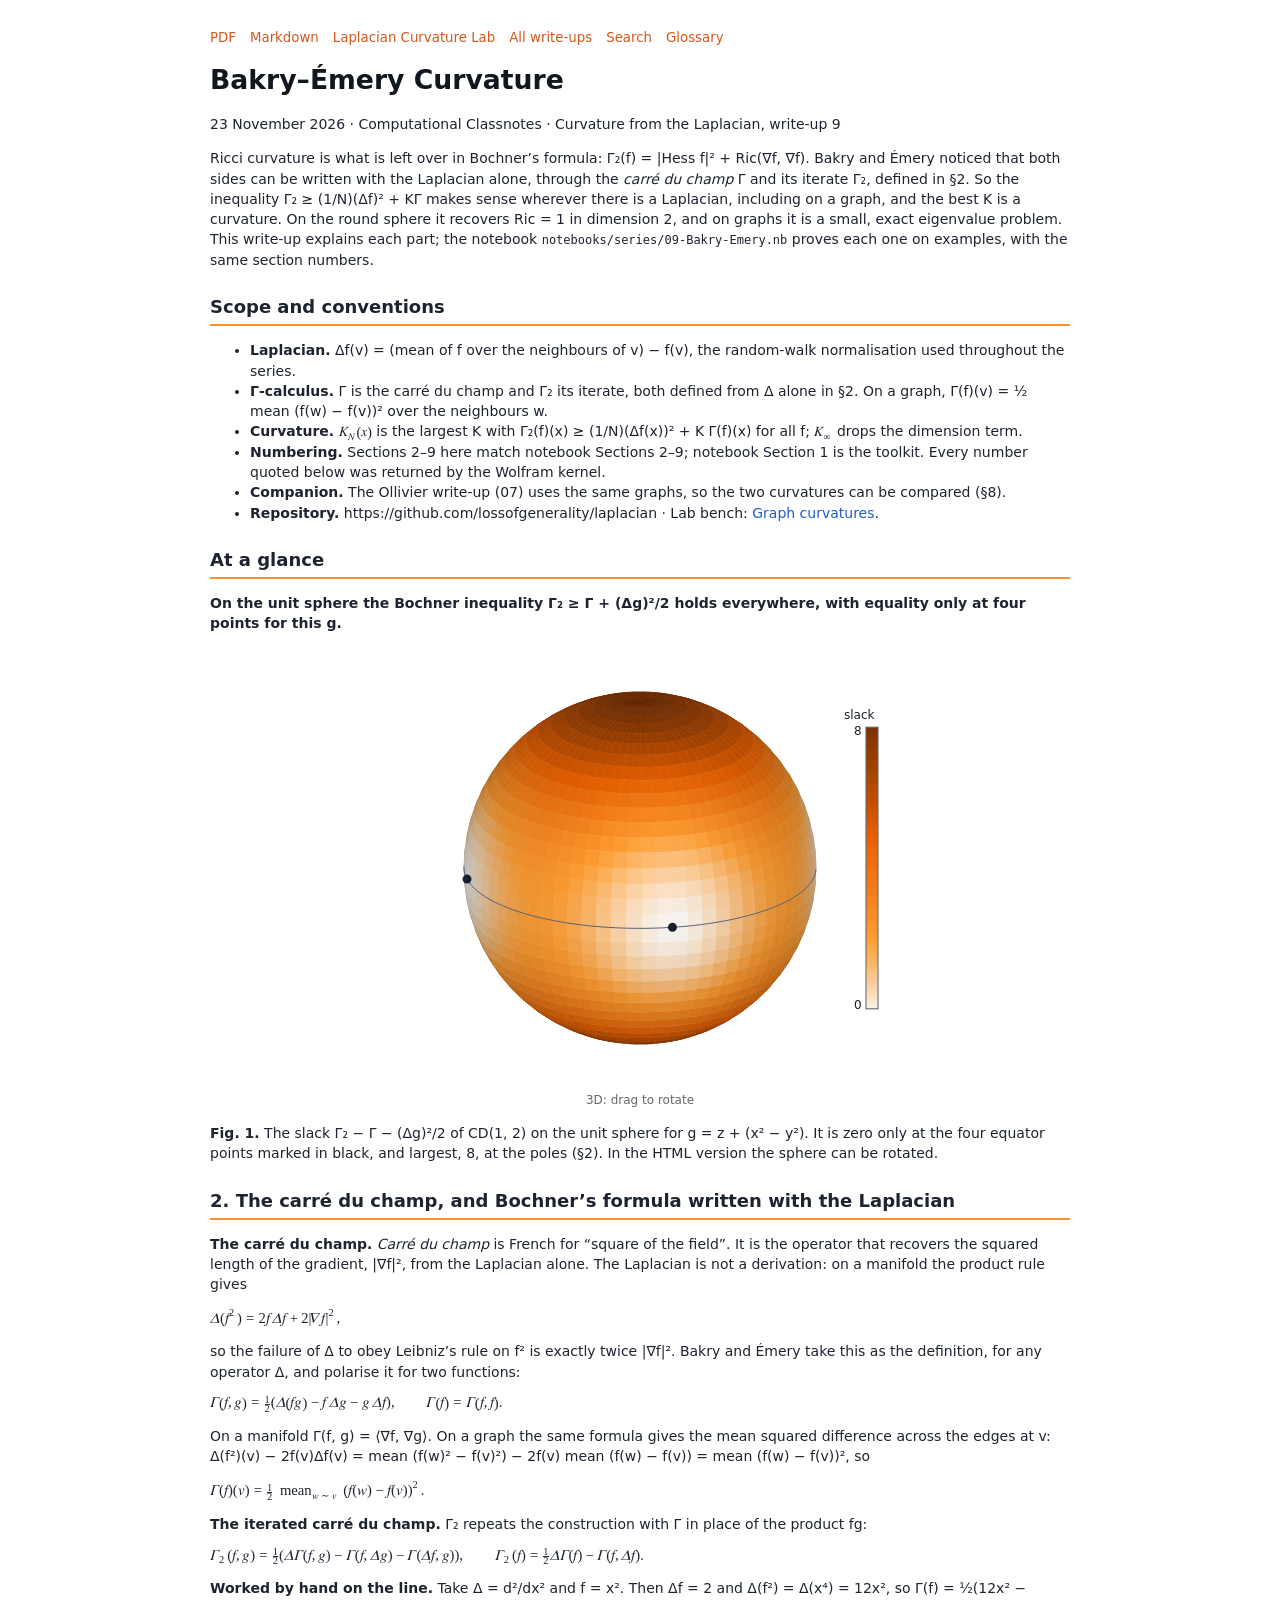
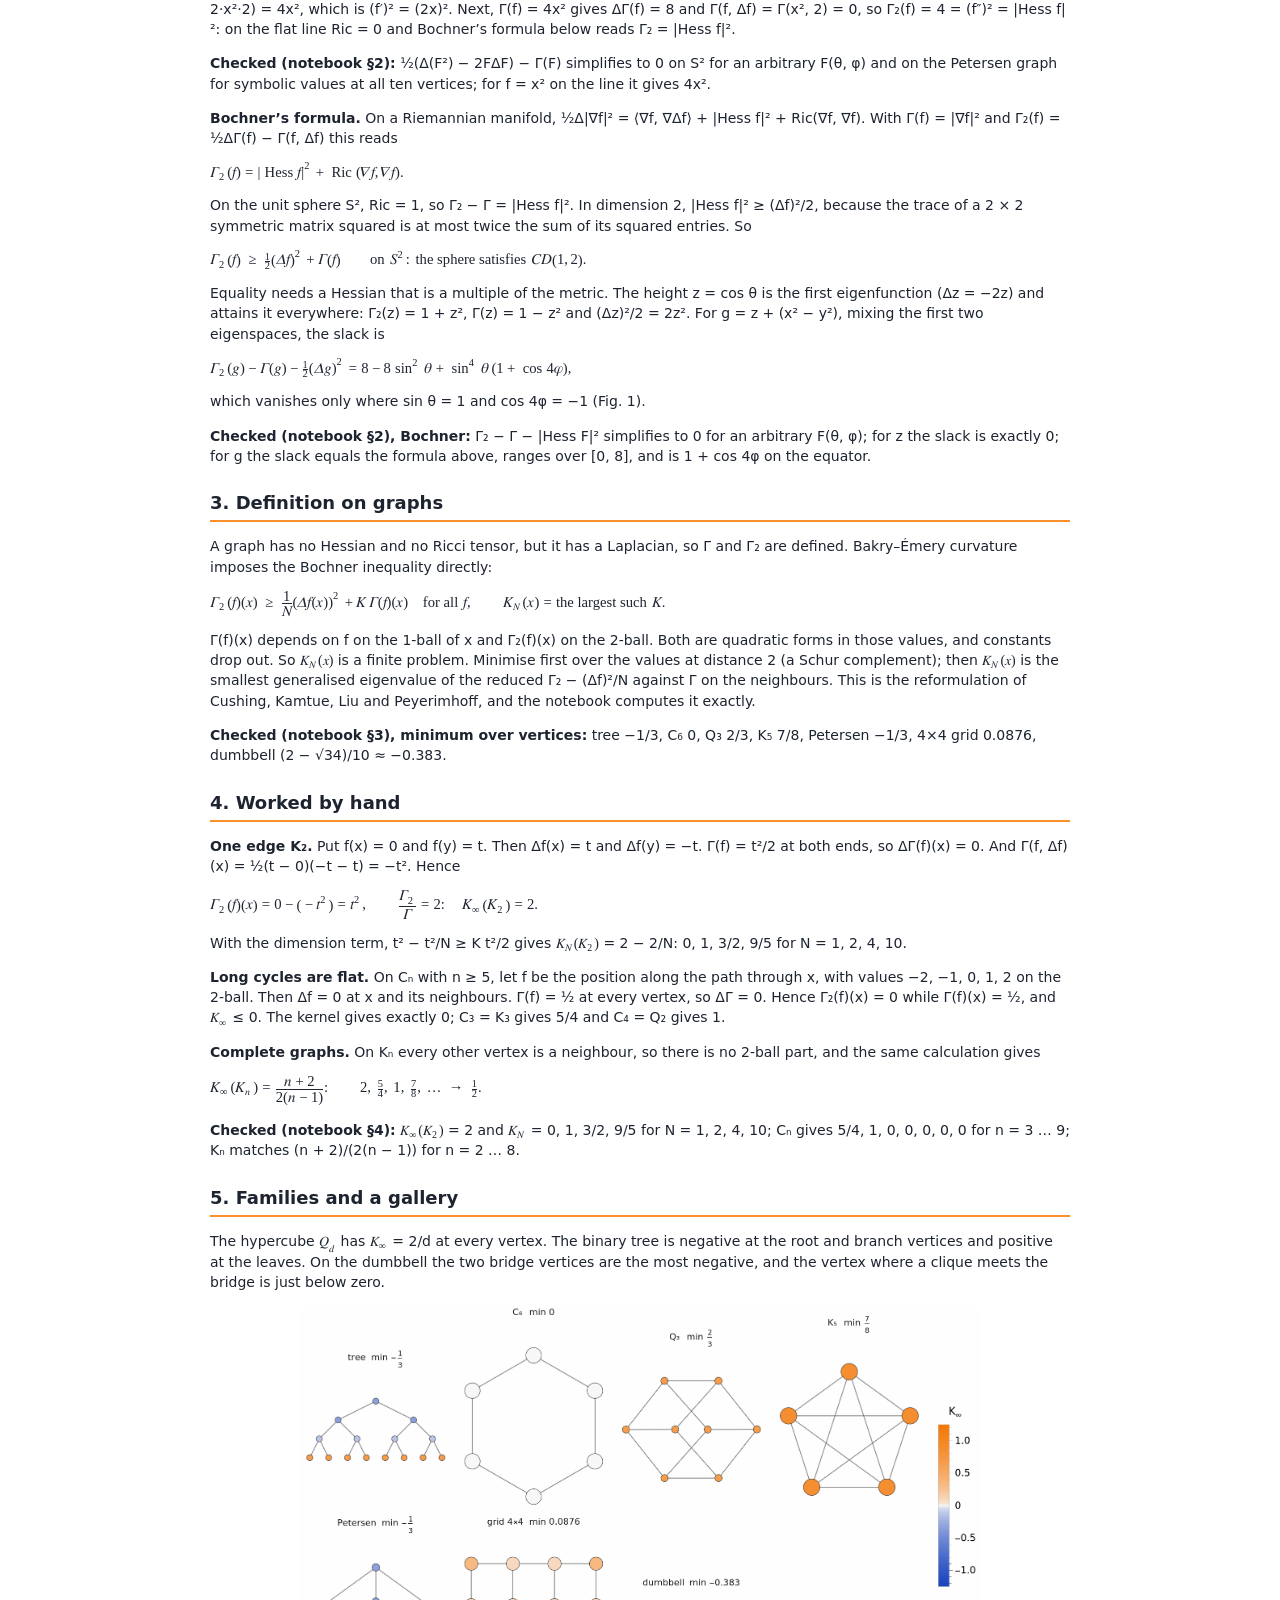
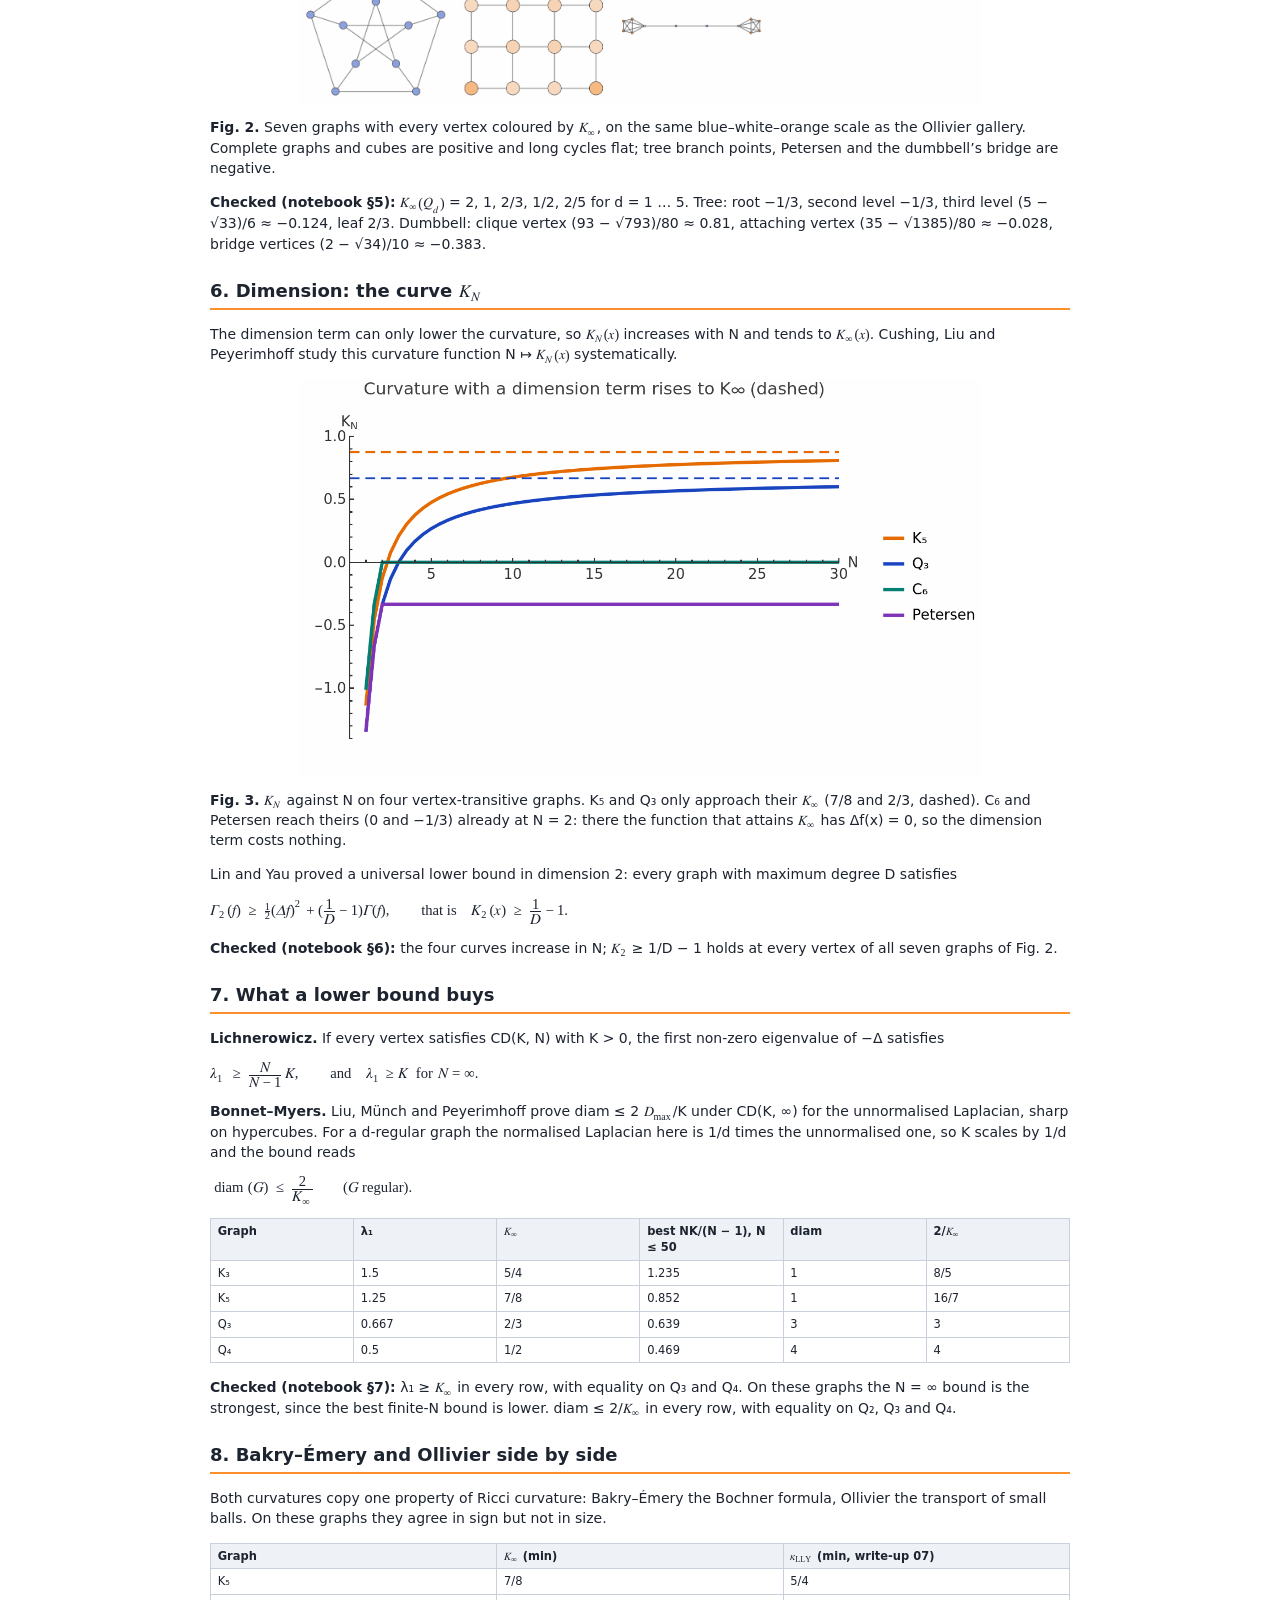
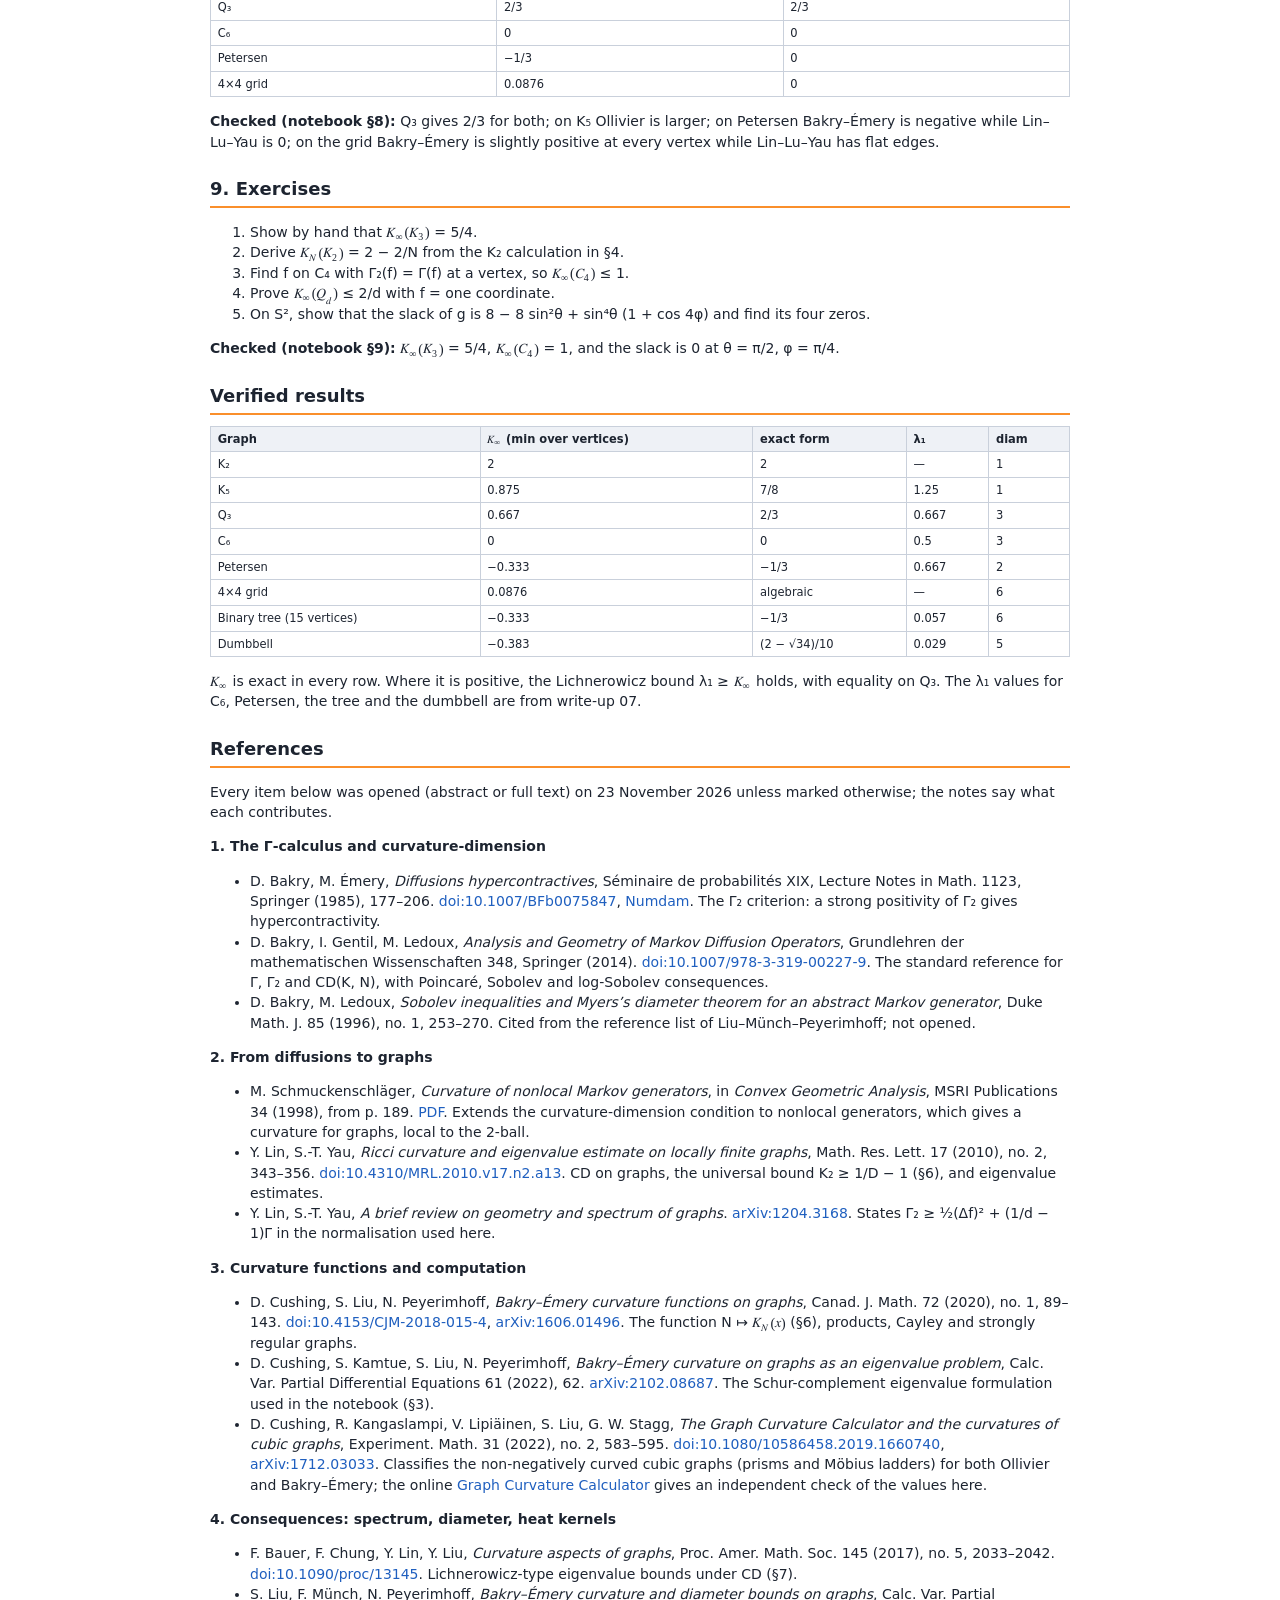
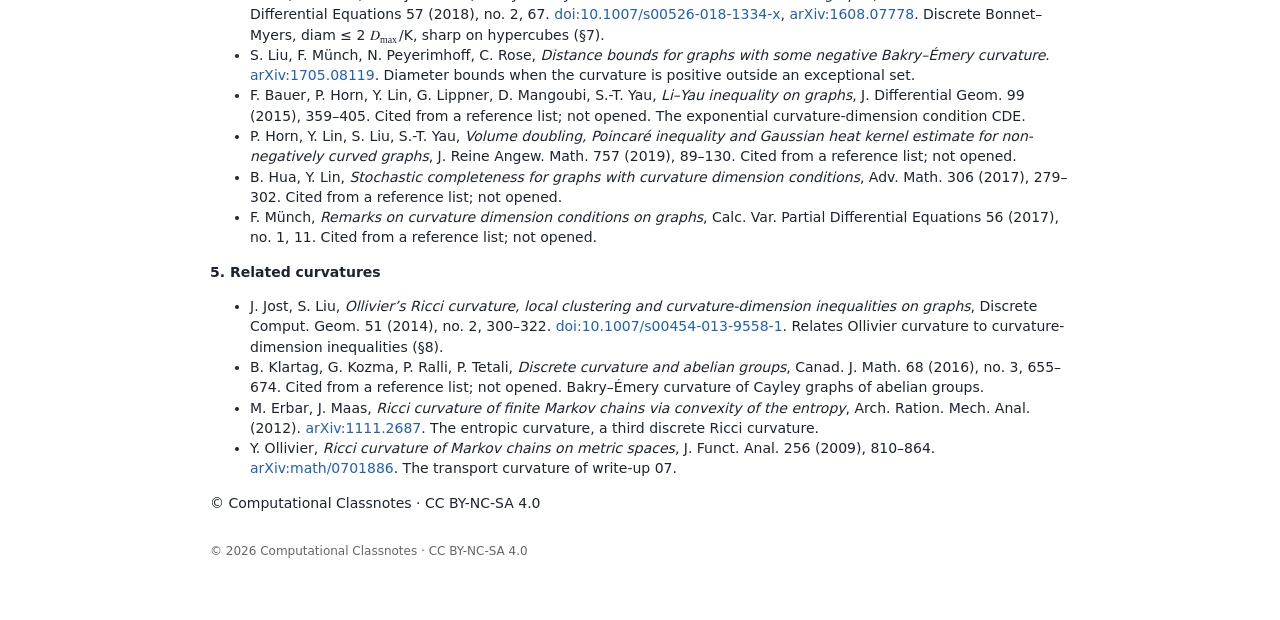
<file: docs/series/09-bakry-emery.html>
<!DOCTYPE html>
<html lang="en"><head><meta charset="utf-8"><meta name="viewport" content="width=device-width, initial-scale=1"><title>Bakry–Émery Curvature — Computational Classnotes</title><style>@page { size: A4; margin: 20mm 18mm 22mm 18mm;
  @bottom-center { content: "© 2026 Computational Classnotes · CC BY-NC-SA 4.0"; } }
body { font-family: "DejaVu Sans", sans-serif; font-size: 10.5pt; line-height: 1.45; color: #1d2430; }
h1 { font-size: 20pt; margin: 0 0 4pt; color: #11161f; }
h2 { font-size: 13.5pt; margin: 18pt 0 6pt; padding-bottom: 3pt; border-bottom: 2px solid rgb(250,143,43); break-after: avoid; }
p, li { orphans: 3; widows: 3; }
code { font-family: "DejaVu Sans Mono", monospace; font-size: 9pt; }
table { border-collapse: collapse; width: 100%; font-size: 8.6pt; margin: 8pt 0; break-inside: auto; }
th, td { border: 1px solid #c9d0db; padding: 3pt 5pt; vertical-align: top; text-align: left; }
th { background: #eef1f6; }
tr { break-inside: avoid; }
img { max-width: 100%; max-height: 105mm; display: block; margin: 4pt auto; }
figure { margin: 6pt 0; }
figcaption { display: none; }
math { font-family: "Latin Modern Math", "STIX Two Math", serif; }
math[display="block"] { display: block; margin: 8pt 0; font-size: 11pt; }
a { color: #1f5fbf; text-decoration: none; }
hr { border: 0; border-top: 1px solid #c9d0db; margin: 16pt 0 8pt; }
table { break-inside: avoid; }

body{max-width:860px;margin:0 auto;padding:28px 22px 60px;background:#fff}
img{max-width:100%;height:auto}
canvas[data-fig3d]{width:100%;max-width:520px;height:440px;display:block;margin:6px auto;cursor:grab;touch-action:none}
.fig3d-note{text-align:center;font-size:9pt;color:#666;margin-top:-2px}
nav.wtop{font-size:10pt;margin-bottom:14px;display:flex;gap:14px;flex-wrap:wrap}
nav.wtop a{color:rgb(212,86,28)}
@media print{canvas[data-fig3d]{display:none}.fig3d-fallback{display:block!important}}
</style></head><body><nav class="wtop"><a href="09-bakry-emery.pdf">PDF</a><a href="https://github.com/lossofgenerality/laplacian/blob/main/docs/series/09-bakry-emery.md">Markdown</a><a href="https://lossofgenerality.github.io/laplacian/lab/Laplacian_Curvature_Lab.html">Laplacian Curvature Lab</a><a href="https://lossofgenerality.github.io/laplacian/docs/series/">All write-ups</a><a href="https://lossofgenerality.github.io/laplacian/search.html">Search</a><a href="https://lossofgenerality.github.io/laplacian/docs/glossary.html">Glossary</a></nav><h1 id="bakryémery-curvature">Bakry–Émery Curvature</h1>
<p>23 November 2026 · Computational Classnotes · Curvature from the
Laplacian, write-up 9</p>
<p>Ricci curvature is what is left over in Bochner’s formula: Γ₂(f) =
|Hess f|² + Ric(∇f, ∇f). Bakry and Émery noticed that both sides can be
written with the Laplacian alone, through the <em>carré du champ</em> Γ
and its iterate Γ₂, defined in §2. So the inequality Γ₂ ≥ (1/N)(Δf)² +
KΓ makes sense wherever there is a Laplacian, including on a graph, and
the best K is a curvature. On the round sphere it recovers Ric = 1 in
dimension 2, and on graphs it is a small, exact eigenvalue problem. This
write-up explains each part; the notebook
<code>notebooks/series/09-Bakry-Emery.nb</code> proves each one on
examples, with the same section numbers.</p>
<h2 id="scope-and-conventions">Scope and conventions</h2>
<ul>
<li><strong>Laplacian.</strong> Δf(v) = (mean of f over the neighbours
of v) − f(v), the random-walk normalisation used throughout the
series.</li>
<li><strong>Γ-calculus.</strong> Γ is the carré du champ and Γ₂ its
iterate, both defined from Δ alone in §2. On a graph, Γ(f)(v) = ½ mean
(f(w) − f(v))² over the neighbours w.</li>
<li><strong>Curvature.</strong>
<math display="inline" xmlns="http://www.w3.org/1998/Math/MathML"><semantics><mrow><msub><mi>K</mi><mi>N</mi></msub><mrow><mo stretchy="true" form="prefix">(</mo><mi>x</mi><mo stretchy="true" form="postfix">)</mo></mrow></mrow><annotation encoding="application/x-tex">K_{N}(x)</annotation></semantics></math>
is the largest K with Γ₂(f)(x) ≥ (1/N)(Δf(x))² + K Γ(f)(x) for all f;
<math display="inline" xmlns="http://www.w3.org/1998/Math/MathML"><semantics><msub><mi>K</mi><mi>∞</mi></msub><annotation encoding="application/x-tex">K_{\infty}</annotation></semantics></math>
drops the dimension term.</li>
<li><strong>Numbering.</strong> Sections 2–9 here match notebook
Sections 2–9; notebook Section 1 is the toolkit. Every number quoted
below was returned by the Wolfram kernel.</li>
<li><strong>Companion.</strong> The Ollivier write-up (07) uses the same
graphs, so the two curvatures can be compared (§8).</li>
<li><strong>Repository.</strong>
https://github.com/lossofgenerality/laplacian · Lab bench: <a
href="https://lossofgenerality.github.io/laplacian/lab/Laplacian_Curvature_Lab.html#graphs">Graph
curvatures</a>.</li>
</ul>
<h2 id="at-a-glance">At a glance</h2>
<p><strong>On the unit sphere the Bochner inequality Γ₂ ≥ Γ + (Δg)²/2
holds everywhere, with equality only at four points for this
g.</strong></p>
<figure>
<canvas data-fig3d="be-sphere" aria-label="Rotatable 3D figure"></canvas><img class="fig3d-fallback" style="display:none" src="img/be-sphere.png" alt=""><div class="fig3d-note">3D: drag to rotate</div>
<figcaption aria-hidden="true">Fig. 1</figcaption>
</figure>
<p><strong>Fig. 1.</strong> The slack Γ₂ − Γ − (Δg)²/2 of CD(1, 2) on
the unit sphere for g = z + (x² − y²). It is zero only at the four
equator points marked in black, and largest, 8, at the poles (§2). In
the HTML version the sphere can be rotated.</p>
<h2
id="the-carré-du-champ-and-bochners-formula-written-with-the-laplacian">2.
The carré du champ, and Bochner’s formula written with the
Laplacian</h2>
<p><strong>The carré du champ.</strong> <em>Carré du champ</em> is
French for “square of the field”. It is the operator that recovers the
squared length of the gradient, |∇f|², from the Laplacian alone. The
Laplacian is not a derivation: on a manifold the product rule gives</p>
<p><math display="block" xmlns="http://www.w3.org/1998/Math/MathML"><semantics><mrow><mi>Δ</mi><mrow><mo stretchy="true" form="prefix">(</mo><msup><mi>f</mi><mn>2</mn></msup><mo stretchy="true" form="postfix">)</mo></mrow><mo>=</mo><mn>2</mn><mi>f</mi><mspace width="0.167em"></mspace><mi>Δ</mi><mi>f</mi><mo>+</mo><mn>2</mn><msup><mrow><mo stretchy="true" form="prefix">|</mo><mi>∇</mi><mi>f</mi><mo stretchy="true" form="postfix">|</mo></mrow><mn>2</mn></msup><mo>,</mo></mrow><annotation encoding="application/x-tex">
\Delta(f^2)=2f\,\Delta f+2|\nabla f|^2 ,
</annotation></semantics></math></p>
<p>so the failure of Δ to obey Leibniz’s rule on f² is exactly twice
|∇f|². Bakry and Émery take this as the definition, for any operator Δ,
and polarise it for two functions:</p>
<p><math display="block" xmlns="http://www.w3.org/1998/Math/MathML"><semantics><mrow><mi>Γ</mi><mrow><mo stretchy="true" form="prefix">(</mo><mi>f</mi><mo>,</mo><mi>g</mi><mo stretchy="true" form="postfix">)</mo></mrow><mo>=</mo><mfrac displaystyle="false"><mn>1</mn><mn>2</mn></mfrac><mo minsize="1.2" maxsize="1.2" stretchy="false" form="prefix">(</mo><mi>Δ</mi><mrow><mo stretchy="true" form="prefix">(</mo><mi>f</mi><mi>g</mi><mo stretchy="true" form="postfix">)</mo></mrow><mo>−</mo><mi>f</mi><mspace width="0.167em"></mspace><mi>Δ</mi><mi>g</mi><mo>−</mo><mi>g</mi><mspace width="0.167em"></mspace><mi>Δ</mi><mi>f</mi><mo minsize="1.2" maxsize="1.2" stretchy="false" form="postfix">)</mo><mo>,</mo><mspace width="2.0em"></mspace><mi>Γ</mi><mrow><mo stretchy="true" form="prefix">(</mo><mi>f</mi><mo stretchy="true" form="postfix">)</mo></mrow><mo>=</mo><mi>Γ</mi><mrow><mo stretchy="true" form="prefix">(</mo><mi>f</mi><mo>,</mo><mi>f</mi><mo stretchy="true" form="postfix">)</mo></mrow><mi>.</mi></mrow><annotation encoding="application/x-tex">
\Gamma(f,g)=\tfrac12\big(\Delta(fg)-f\,\Delta g-g\,\Delta f\big),\qquad \Gamma(f)=\Gamma(f,f).
</annotation></semantics></math></p>
<p>On a manifold Γ(f, g) = ⟨∇f, ∇g⟩. On a graph the same formula gives
the mean squared difference across the edges at v: Δ(f²)(v) − 2f(v)Δf(v)
= mean (f(w)² − f(v)²) − 2f(v) mean (f(w) − f(v)) = mean (f(w) − f(v))²,
so</p>
<p><math display="block" xmlns="http://www.w3.org/1998/Math/MathML"><semantics><mrow><mi>Γ</mi><mrow><mo stretchy="true" form="prefix">(</mo><mi>f</mi><mo stretchy="true" form="postfix">)</mo></mrow><mrow><mo stretchy="true" form="prefix">(</mo><mi>v</mi><mo stretchy="true" form="postfix">)</mo></mrow><mo>=</mo><mfrac displaystyle="false"><mn>1</mn><mn>2</mn></mfrac><mspace width="0.167em"></mspace><msub><mo>mean</mo><mrow><mi>w</mi><mo>∼</mo><mi>v</mi></mrow></msub><mo minsize="1.2" maxsize="1.2" stretchy="false" form="prefix">(</mo><mi>f</mi><mrow><mo stretchy="true" form="prefix">(</mo><mi>w</mi><mo stretchy="true" form="postfix">)</mo></mrow><mo>−</mo><mi>f</mi><mrow><mo stretchy="true" form="prefix">(</mo><mi>v</mi><mo stretchy="true" form="postfix">)</mo></mrow><msup><mo minsize="1.2" maxsize="1.2" stretchy="false" form="postfix">)</mo><mn>2</mn></msup><mi>.</mi></mrow><annotation encoding="application/x-tex">
\Gamma(f)(v)=\tfrac12\,\operatorname{mean}_{w\sim v}\big(f(w)-f(v)\big)^2 .
</annotation></semantics></math></p>
<p><strong>The iterated carré du champ.</strong> Γ₂ repeats the
construction with Γ in place of the product fg:</p>
<p><math display="block" xmlns="http://www.w3.org/1998/Math/MathML"><semantics><mrow><msub><mi>Γ</mi><mn>2</mn></msub><mrow><mo stretchy="true" form="prefix">(</mo><mi>f</mi><mo>,</mo><mi>g</mi><mo stretchy="true" form="postfix">)</mo></mrow><mo>=</mo><mfrac displaystyle="false"><mn>1</mn><mn>2</mn></mfrac><mo minsize="1.2" maxsize="1.2" stretchy="false" form="prefix">(</mo><mi>Δ</mi><mi>Γ</mi><mrow><mo stretchy="true" form="prefix">(</mo><mi>f</mi><mo>,</mo><mi>g</mi><mo stretchy="true" form="postfix">)</mo></mrow><mo>−</mo><mi>Γ</mi><mrow><mo stretchy="true" form="prefix">(</mo><mi>f</mi><mo>,</mo><mi>Δ</mi><mi>g</mi><mo stretchy="true" form="postfix">)</mo></mrow><mo>−</mo><mi>Γ</mi><mrow><mo stretchy="true" form="prefix">(</mo><mi>Δ</mi><mi>f</mi><mo>,</mo><mi>g</mi><mo stretchy="true" form="postfix">)</mo></mrow><mo minsize="1.2" maxsize="1.2" stretchy="false" form="postfix">)</mo><mo>,</mo><mspace width="2.0em"></mspace><msub><mi>Γ</mi><mn>2</mn></msub><mrow><mo stretchy="true" form="prefix">(</mo><mi>f</mi><mo stretchy="true" form="postfix">)</mo></mrow><mo>=</mo><mfrac displaystyle="false"><mn>1</mn><mn>2</mn></mfrac><mi>Δ</mi><mi>Γ</mi><mrow><mo stretchy="true" form="prefix">(</mo><mi>f</mi><mo stretchy="true" form="postfix">)</mo></mrow><mo>−</mo><mi>Γ</mi><mrow><mo stretchy="true" form="prefix">(</mo><mi>f</mi><mo>,</mo><mi>Δ</mi><mi>f</mi><mo stretchy="true" form="postfix">)</mo></mrow><mi>.</mi></mrow><annotation encoding="application/x-tex">
\Gamma_2(f,g)=\tfrac12\big(\Delta\Gamma(f,g)-\Gamma(f,\Delta g)-\Gamma(\Delta f,g)\big),\qquad \Gamma_2(f)=\tfrac12\Delta\Gamma(f)-\Gamma(f,\Delta f).
</annotation></semantics></math></p>
<p><strong>Worked by hand on the line.</strong> Take Δ = d²/dx² and f =
x². Then Δf = 2 and Δ(f²) = Δ(x⁴) = 12x², so Γ(f) = ½(12x² − 2·x²·2) =
4x², which is (f′)² = (2x)². Next, Γ(f) = 4x² gives ΔΓ(f) = 8 and Γ(f,
Δf) = Γ(x², 2) = 0, so Γ₂(f) = 4 = (f″)² = |Hess f|²: on the flat line
Ric = 0 and Bochner’s formula below reads Γ₂ = |Hess f|².</p>
<p><strong>Checked (notebook §2):</strong> ½(Δ(F²) − 2FΔF) − Γ(F)
simplifies to 0 on S² for an arbitrary F(θ, φ) and on the Petersen graph
for symbolic values at all ten vertices; for f = x² on the line it gives
4x².</p>
<p><strong>Bochner’s formula.</strong> On a Riemannian manifold, ½Δ|∇f|²
= ⟨∇f, ∇Δf⟩ + |Hess f|² + Ric(∇f, ∇f). With Γ(f) = |∇f|² and Γ₂(f) =
½ΔΓ(f) − Γ(f, Δf) this reads</p>
<p><math display="block" xmlns="http://www.w3.org/1998/Math/MathML"><semantics><mrow><msub><mi>Γ</mi><mn>2</mn></msub><mrow><mo stretchy="true" form="prefix">(</mo><mi>f</mi><mo stretchy="true" form="postfix">)</mo></mrow><mo>=</mo><msup><mrow><mo stretchy="true" form="prefix">|</mo><mo>Hess</mo><mi>f</mi><mo stretchy="true" form="postfix">|</mo></mrow><mn>2</mn></msup><mo>+</mo><mo>Ric</mo><mrow><mo stretchy="true" form="prefix">(</mo><mi>∇</mi><mi>f</mi><mo>,</mo><mi>∇</mi><mi>f</mi><mo stretchy="true" form="postfix">)</mo></mrow><mi>.</mi></mrow><annotation encoding="application/x-tex">
\Gamma_2(f)=|\operatorname{Hess} f|^2+\operatorname{Ric}(\nabla f,\nabla f).
</annotation></semantics></math></p>
<p>On the unit sphere S², Ric = 1, so Γ₂ − Γ = |Hess f|². In dimension
2, |Hess f|² ≥ (Δf)²/2, because the trace of a 2 × 2 symmetric matrix
squared is at most twice the sum of its squared entries. So</p>
<p><math display="block" xmlns="http://www.w3.org/1998/Math/MathML"><semantics><mrow><msub><mi>Γ</mi><mn>2</mn></msub><mrow><mo stretchy="true" form="prefix">(</mo><mi>f</mi><mo stretchy="true" form="postfix">)</mo></mrow><mspace width="0.222em"></mspace><mo>≥</mo><mspace width="0.222em"></mspace><mfrac displaystyle="false"><mn>1</mn><mn>2</mn></mfrac><msup><mrow><mo stretchy="true" form="prefix">(</mo><mi>Δ</mi><mi>f</mi><mo stretchy="true" form="postfix">)</mo></mrow><mn>2</mn></msup><mo>+</mo><mi>Γ</mi><mrow><mo stretchy="true" form="prefix">(</mo><mi>f</mi><mo stretchy="true" form="postfix">)</mo></mrow><mspace width="2.0em"></mspace><mrow><mtext mathvariant="normal">on </mtext><mspace width="0.333em"></mspace></mrow><msup><mi>S</mi><mn>2</mn></msup><mo>:</mo><mspace width="0.222em"></mspace><mrow><mtext mathvariant="normal">the sphere satisfies </mtext><mspace width="0.333em"></mspace></mrow><mi>C</mi><mi>D</mi><mrow><mo stretchy="true" form="prefix">(</mo><mn>1</mn><mo>,</mo><mn>2</mn><mo stretchy="true" form="postfix">)</mo></mrow><mi>.</mi></mrow><annotation encoding="application/x-tex">
\Gamma_2(f)\ \ge\ \tfrac12(\Delta f)^2+\Gamma(f)\qquad\text{on }S^2:\ \text{the sphere satisfies }CD(1,2).
</annotation></semantics></math></p>
<p>Equality needs a Hessian that is a multiple of the metric. The height
z = cos θ is the first eigenfunction (Δz = −2z) and attains it
everywhere: Γ₂(z) = 1 + z², Γ(z) = 1 − z² and (Δz)²/2 = 2z². For g = z +
(x² − y²), mixing the first two eigenspaces, the slack is</p>
<p><math display="block" xmlns="http://www.w3.org/1998/Math/MathML"><semantics><mrow><msub><mi>Γ</mi><mn>2</mn></msub><mrow><mo stretchy="true" form="prefix">(</mo><mi>g</mi><mo stretchy="true" form="postfix">)</mo></mrow><mo>−</mo><mi>Γ</mi><mrow><mo stretchy="true" form="prefix">(</mo><mi>g</mi><mo stretchy="true" form="postfix">)</mo></mrow><mo>−</mo><mfrac displaystyle="false"><mn>1</mn><mn>2</mn></mfrac><msup><mrow><mo stretchy="true" form="prefix">(</mo><mi>Δ</mi><mi>g</mi><mo stretchy="true" form="postfix">)</mo></mrow><mn>2</mn></msup><mo>=</mo><mn>8</mn><mo>−</mo><mn>8</mn><msup><mo>sin</mo><mn>2</mn></msup><mi>θ</mi><mo>+</mo><msup><mo>sin</mo><mn>4</mn></msup><mi>θ</mi><mspace width="0.167em"></mspace><mrow><mo stretchy="true" form="prefix">(</mo><mn>1</mn><mo>+</mo><mo>cos</mo><mn>4</mn><mi>φ</mi><mo stretchy="true" form="postfix">)</mo></mrow><mo>,</mo></mrow><annotation encoding="application/x-tex">
\Gamma_2(g)-\Gamma(g)-\tfrac12(\Delta g)^2=8-8\sin^2\theta+\sin^4\theta\,(1+\cos4\varphi),
</annotation></semantics></math></p>
<p>which vanishes only where sin θ = 1 and cos 4φ = −1 (Fig. 1).</p>
<p><strong>Checked (notebook §2), Bochner:</strong> Γ₂ − Γ − |Hess F|²
simplifies to 0 for an arbitrary F(θ, φ); for z the slack is exactly 0;
for g the slack equals the formula above, ranges over [0, 8], and is 1 +
cos 4φ on the equator.</p>
<h2 id="definition-on-graphs">3. Definition on graphs</h2>
<p>A graph has no Hessian and no Ricci tensor, but it has a Laplacian,
so Γ and Γ₂ are defined. Bakry–Émery curvature imposes the Bochner
inequality directly:</p>
<p><math display="block" xmlns="http://www.w3.org/1998/Math/MathML"><semantics><mrow><msub><mi>Γ</mi><mn>2</mn></msub><mrow><mo stretchy="true" form="prefix">(</mo><mi>f</mi><mo stretchy="true" form="postfix">)</mo></mrow><mrow><mo stretchy="true" form="prefix">(</mo><mi>x</mi><mo stretchy="true" form="postfix">)</mo></mrow><mspace width="0.222em"></mspace><mo>≥</mo><mspace width="0.222em"></mspace><mfrac><mn>1</mn><mi>N</mi></mfrac><mo minsize="1.2" maxsize="1.2" stretchy="false" form="prefix">(</mo><mi>Δ</mi><mi>f</mi><mrow><mo stretchy="true" form="prefix">(</mo><mi>x</mi><mo stretchy="true" form="postfix">)</mo></mrow><msup><mo minsize="1.2" maxsize="1.2" stretchy="false" form="postfix">)</mo><mn>2</mn></msup><mo>+</mo><mi>K</mi><mspace width="0.167em"></mspace><mi>Γ</mi><mrow><mo stretchy="true" form="prefix">(</mo><mi>f</mi><mo stretchy="true" form="postfix">)</mo></mrow><mrow><mo stretchy="true" form="prefix">(</mo><mi>x</mi><mo stretchy="true" form="postfix">)</mo></mrow><mspace width="1.0em"></mspace><mrow><mtext mathvariant="normal">for all </mtext><mspace width="0.333em"></mspace></mrow><mi>f</mi><mo>,</mo><mspace width="2.0em"></mspace><msub><mi>K</mi><mi>N</mi></msub><mrow><mo stretchy="true" form="prefix">(</mo><mi>x</mi><mo stretchy="true" form="postfix">)</mo></mrow><mo>=</mo><mrow><mtext mathvariant="normal">the largest such </mtext><mspace width="0.333em"></mspace></mrow><mi>K</mi><mi>.</mi></mrow><annotation encoding="application/x-tex">
\Gamma_2(f)(x)\ \ge\ \frac1N\big(\Delta f(x)\big)^2+K\,\Gamma(f)(x)\quad\text{for all }f,\qquad K_N(x)=\text{the largest such }K.
</annotation></semantics></math></p>
<p>Γ(f)(x) depends on f on the 1-ball of x and Γ₂(f)(x) on the 2-ball.
Both are quadratic forms in those values, and constants drop out. So
<math display="inline" xmlns="http://www.w3.org/1998/Math/MathML"><semantics><mrow><msub><mi>K</mi><mi>N</mi></msub><mrow><mo stretchy="true" form="prefix">(</mo><mi>x</mi><mo stretchy="true" form="postfix">)</mo></mrow></mrow><annotation encoding="application/x-tex">K_{N}(x)</annotation></semantics></math>
is a finite problem. Minimise first over the values at distance 2 (a
Schur complement); then
<math display="inline" xmlns="http://www.w3.org/1998/Math/MathML"><semantics><mrow><msub><mi>K</mi><mi>N</mi></msub><mrow><mo stretchy="true" form="prefix">(</mo><mi>x</mi><mo stretchy="true" form="postfix">)</mo></mrow></mrow><annotation encoding="application/x-tex">K_{N}(x)</annotation></semantics></math>
is the smallest generalised eigenvalue of the reduced Γ₂ − (Δf)²/N
against Γ on the neighbours. This is the reformulation of Cushing,
Kamtue, Liu and Peyerimhoff, and the notebook computes it exactly.</p>
<p><strong>Checked (notebook §3), minimum over vertices:</strong> tree
−1/3, C₆ 0, Q₃ 2/3, K₅ 7/8, Petersen −1/3, 4×4 grid 0.0876, dumbbell (2
− √34)/10 ≈ −0.383.</p>
<h2 id="worked-by-hand">4. Worked by hand</h2>
<p><strong>One edge K₂.</strong> Put f(x) = 0 and f(y) = t. Then Δf(x) =
t and Δf(y) = −t. Γ(f) = t²/2 at both ends, so ΔΓ(f)(x) = 0. And Γ(f,
Δf)(x) = ½(t − 0)(−t − t) = −t². Hence</p>
<p><math display="block" xmlns="http://www.w3.org/1998/Math/MathML"><semantics><mrow><msub><mi>Γ</mi><mn>2</mn></msub><mrow><mo stretchy="true" form="prefix">(</mo><mi>f</mi><mo stretchy="true" form="postfix">)</mo></mrow><mrow><mo stretchy="true" form="prefix">(</mo><mi>x</mi><mo stretchy="true" form="postfix">)</mo></mrow><mo>=</mo><mn>0</mn><mo>−</mo><mrow><mo stretchy="true" form="prefix">(</mo><mo>−</mo><msup><mi>t</mi><mn>2</mn></msup><mo stretchy="true" form="postfix">)</mo></mrow><mo>=</mo><msup><mi>t</mi><mn>2</mn></msup><mo>,</mo><mspace width="2.0em"></mspace><mfrac><msub><mi>Γ</mi><mn>2</mn></msub><mi>Γ</mi></mfrac><mo>=</mo><mn>2</mn><mo>:</mo><mspace width="1.0em"></mspace><msub><mi>K</mi><mi>∞</mi></msub><mrow><mo stretchy="true" form="prefix">(</mo><msub><mi>K</mi><mn>2</mn></msub><mo stretchy="true" form="postfix">)</mo></mrow><mo>=</mo><mn>2</mn><mi>.</mi></mrow><annotation encoding="application/x-tex">
\Gamma_2(f)(x)=0-(-t^2)=t^2,\qquad \frac{\Gamma_2}{\Gamma}=2:\quad K_\infty(K_2)=2.
</annotation></semantics></math></p>
<p>With the dimension term, t² − t²/N ≥ K t²/2 gives
<math display="inline" xmlns="http://www.w3.org/1998/Math/MathML"><semantics><mrow><msub><mi>K</mi><mi>N</mi></msub><mrow><mo stretchy="true" form="prefix">(</mo><msub><mi>K</mi><mn>2</mn></msub><mo stretchy="true" form="postfix">)</mo></mrow></mrow><annotation encoding="application/x-tex">K_{N}(K_2)</annotation></semantics></math>
= 2 − 2/N: 0, 1, 3/2, 9/5 for N = 1, 2, 4, 10.</p>
<p><strong>Long cycles are flat.</strong> On Cₙ with n ≥ 5, let f be the
position along the path through x, with values −2, −1, 0, 1, 2 on the
2-ball. Then Δf = 0 at x and its neighbours. Γ(f) = ½ at every vertex,
so ΔΓ = 0. Hence Γ₂(f)(x) = 0 while Γ(f)(x) = ½, and
<math display="inline" xmlns="http://www.w3.org/1998/Math/MathML"><semantics><msub><mi>K</mi><mi>∞</mi></msub><annotation encoding="application/x-tex">K_{\infty}</annotation></semantics></math>
≤ 0. The kernel gives exactly 0; C₃ = K₃ gives 5/4 and C₄ = Q₂ gives
1.</p>
<p><strong>Complete graphs.</strong> On Kₙ every other vertex is a
neighbour, so there is no 2-ball part, and the same calculation
gives</p>
<p><math display="block" xmlns="http://www.w3.org/1998/Math/MathML"><semantics><mrow><msub><mi>K</mi><mi>∞</mi></msub><mrow><mo stretchy="true" form="prefix">(</mo><msub><mi>K</mi><mi>n</mi></msub><mo stretchy="true" form="postfix">)</mo></mrow><mo>=</mo><mfrac><mrow><mi>n</mi><mo>+</mo><mn>2</mn></mrow><mrow><mn>2</mn><mrow><mo stretchy="true" form="prefix">(</mo><mi>n</mi><mo>−</mo><mn>1</mn><mo stretchy="true" form="postfix">)</mo></mrow></mrow></mfrac><mo>:</mo><mspace width="2.0em"></mspace><mn>2</mn><mo>,</mo><mspace width="0.222em"></mspace><mfrac displaystyle="false"><mn>5</mn><mn>4</mn></mfrac><mo>,</mo><mspace width="0.222em"></mspace><mn>1</mn><mo>,</mo><mspace width="0.222em"></mspace><mfrac displaystyle="false"><mn>7</mn><mn>8</mn></mfrac><mo>,</mo><mspace width="0.222em"></mspace><mi>…</mi><mspace width="0.222em"></mspace><mo>→</mo><mspace width="0.222em"></mspace><mfrac displaystyle="false"><mn>1</mn><mn>2</mn></mfrac><mi>.</mi></mrow><annotation encoding="application/x-tex">
K_\infty(K_n)=\frac{n+2}{2(n-1)}:\qquad 2,\ \tfrac54,\ 1,\ \tfrac78,\ \dots\ \to\ \tfrac12 .
</annotation></semantics></math></p>
<p><strong>Checked (notebook §4):</strong>
<math display="inline" xmlns="http://www.w3.org/1998/Math/MathML"><semantics><mrow><msub><mi>K</mi><mi>∞</mi></msub><mrow><mo stretchy="true" form="prefix">(</mo><msub><mi>K</mi><mn>2</mn></msub><mo stretchy="true" form="postfix">)</mo></mrow></mrow><annotation encoding="application/x-tex">K_{\infty}(K_2)</annotation></semantics></math>
= 2 and
<math display="inline" xmlns="http://www.w3.org/1998/Math/MathML"><semantics><msub><mi>K</mi><mi>N</mi></msub><annotation encoding="application/x-tex">K_{N}</annotation></semantics></math>
= 0, 1, 3/2, 9/5 for N = 1, 2, 4, 10; Cₙ gives 5/4, 1, 0, 0, 0, 0, 0 for
n = 3 … 9; Kₙ matches (n + 2)/(2(n − 1)) for n = 2 … 8.</p>
<h2 id="families-and-a-gallery">5. Families and a gallery</h2>
<p>The hypercube
<math display="inline" xmlns="http://www.w3.org/1998/Math/MathML"><semantics><msub><mi>Q</mi><mi>d</mi></msub><annotation encoding="application/x-tex">Q_{d}</annotation></semantics></math>
has
<math display="inline" xmlns="http://www.w3.org/1998/Math/MathML"><semantics><msub><mi>K</mi><mi>∞</mi></msub><annotation encoding="application/x-tex">K_{\infty}</annotation></semantics></math>
= 2/d at every vertex. The binary tree is negative at the root and
branch vertices and positive at the leaves. On the dumbbell the two
bridge vertices are the most negative, and the vertex where a clique
meets the bridge is just below zero.</p>
<figure>
<img src="img/be-gallery.png" alt="Fig. 2" />
<figcaption aria-hidden="true">Fig. 2</figcaption>
</figure>
<p><strong>Fig. 2.</strong> Seven graphs with every vertex coloured by
<math display="inline" xmlns="http://www.w3.org/1998/Math/MathML"><semantics><msub><mi>K</mi><mi>∞</mi></msub><annotation encoding="application/x-tex">K_{\infty}</annotation></semantics></math>,
on the same blue–white–orange scale as the Ollivier gallery. Complete
graphs and cubes are positive and long cycles flat; tree branch points,
Petersen and the dumbbell’s bridge are negative.</p>
<p><strong>Checked (notebook §5):</strong>
<math display="inline" xmlns="http://www.w3.org/1998/Math/MathML"><semantics><mrow><msub><mi>K</mi><mi>∞</mi></msub><mrow><mo stretchy="true" form="prefix">(</mo><msub><mi>Q</mi><mi>d</mi></msub><mo stretchy="true" form="postfix">)</mo></mrow></mrow><annotation encoding="application/x-tex">K_{\infty}(Q_d)</annotation></semantics></math>
= 2, 1, 2/3, 1/2, 2/5 for d = 1 … 5. Tree: root −1/3, second level −1/3,
third level (5 − √33)/6 ≈ −0.124, leaf 2/3. Dumbbell: clique vertex (93
− √793)/80 ≈ 0.81, attaching vertex (35 − √1385)/80 ≈ −0.028, bridge
vertices (2 − √34)/10 ≈ −0.383.</p>
<h2 id="dimension-the-curve-k_n">6. Dimension: the curve
<math display="inline" xmlns="http://www.w3.org/1998/Math/MathML"><semantics><msub><mi>K</mi><mi>N</mi></msub><annotation encoding="application/x-tex">K_{N}</annotation></semantics></math></h2>
<p>The dimension term can only lower the curvature, so
<math display="inline" xmlns="http://www.w3.org/1998/Math/MathML"><semantics><mrow><msub><mi>K</mi><mi>N</mi></msub><mrow><mo stretchy="true" form="prefix">(</mo><mi>x</mi><mo stretchy="true" form="postfix">)</mo></mrow></mrow><annotation encoding="application/x-tex">K_{N}(x)</annotation></semantics></math>
increases with N and tends to
<math display="inline" xmlns="http://www.w3.org/1998/Math/MathML"><semantics><mrow><msub><mi>K</mi><mi>∞</mi></msub><mrow><mo stretchy="true" form="prefix">(</mo><mi>x</mi><mo stretchy="true" form="postfix">)</mo></mrow></mrow><annotation encoding="application/x-tex">K_{\infty}(x)</annotation></semantics></math>.
Cushing, Liu and Peyerimhoff study this curvature function N ↦
<math display="inline" xmlns="http://www.w3.org/1998/Math/MathML"><semantics><mrow><msub><mi>K</mi><mi>N</mi></msub><mrow><mo stretchy="true" form="prefix">(</mo><mi>x</mi><mo stretchy="true" form="postfix">)</mo></mrow></mrow><annotation encoding="application/x-tex">K_{N}(x)</annotation></semantics></math>
systematically.</p>
<figure>
<img src="img/be-dimension.png" alt="Fig. 3" />
<figcaption aria-hidden="true">Fig. 3</figcaption>
</figure>
<p><strong>Fig. 3.</strong>
<math display="inline" xmlns="http://www.w3.org/1998/Math/MathML"><semantics><msub><mi>K</mi><mi>N</mi></msub><annotation encoding="application/x-tex">K_{N}</annotation></semantics></math>
against N on four vertex-transitive graphs. K₅ and Q₃ only approach
their
<math display="inline" xmlns="http://www.w3.org/1998/Math/MathML"><semantics><msub><mi>K</mi><mi>∞</mi></msub><annotation encoding="application/x-tex">K_{\infty}</annotation></semantics></math>
(7/8 and 2/3, dashed). C₆ and Petersen reach theirs (0 and −1/3) already
at N = 2: there the function that attains
<math display="inline" xmlns="http://www.w3.org/1998/Math/MathML"><semantics><msub><mi>K</mi><mi>∞</mi></msub><annotation encoding="application/x-tex">K_{\infty}</annotation></semantics></math>
has Δf(x) = 0, so the dimension term costs nothing.</p>
<p>Lin and Yau proved a universal lower bound in dimension 2: every
graph with maximum degree D satisfies</p>
<p><math display="block" xmlns="http://www.w3.org/1998/Math/MathML"><semantics><mrow><msub><mi>Γ</mi><mn>2</mn></msub><mrow><mo stretchy="true" form="prefix">(</mo><mi>f</mi><mo stretchy="true" form="postfix">)</mo></mrow><mspace width="0.222em"></mspace><mo>≥</mo><mspace width="0.222em"></mspace><mfrac displaystyle="false"><mn>1</mn><mn>2</mn></mfrac><msup><mrow><mo stretchy="true" form="prefix">(</mo><mi>Δ</mi><mi>f</mi><mo stretchy="true" form="postfix">)</mo></mrow><mn>2</mn></msup><mo>+</mo><mo minsize="1.8" maxsize="1.8" stretchy="false" form="prefix">(</mo><mfrac><mn>1</mn><mi>D</mi></mfrac><mo>−</mo><mn>1</mn><mo minsize="1.8" maxsize="1.8" stretchy="false" form="postfix">)</mo><mi>Γ</mi><mrow><mo stretchy="true" form="prefix">(</mo><mi>f</mi><mo stretchy="true" form="postfix">)</mo></mrow><mo>,</mo><mspace width="2.0em"></mspace><mtext mathvariant="normal">that is</mtext><mspace width="1.0em"></mspace><msub><mi>K</mi><mn>2</mn></msub><mrow><mo stretchy="true" form="prefix">(</mo><mi>x</mi><mo stretchy="true" form="postfix">)</mo></mrow><mspace width="0.222em"></mspace><mo>≥</mo><mspace width="0.222em"></mspace><mfrac><mn>1</mn><mi>D</mi></mfrac><mo>−</mo><mn>1</mn><mi>.</mi></mrow><annotation encoding="application/x-tex">
\Gamma_2(f)\ \ge\ \tfrac12(\Delta f)^2+\Big(\frac1D-1\Big)\Gamma(f),\qquad\text{that is}\quad K_2(x)\ \ge\ \frac1D-1 .
</annotation></semantics></math></p>
<p><strong>Checked (notebook §6):</strong> the four curves increase in
N;
<math display="inline" xmlns="http://www.w3.org/1998/Math/MathML"><semantics><msub><mi>K</mi><mn>2</mn></msub><annotation encoding="application/x-tex">K_{2}</annotation></semantics></math>
≥ 1/D − 1 holds at every vertex of all seven graphs of Fig. 2.</p>
<h2 id="what-a-lower-bound-buys">7. What a lower bound buys</h2>
<p><strong>Lichnerowicz.</strong> If every vertex satisfies CD(K, N)
with K &gt; 0, the first non-zero eigenvalue of −Δ satisfies</p>
<p><math display="block" xmlns="http://www.w3.org/1998/Math/MathML"><semantics><mrow><msub><mi>λ</mi><mn>1</mn></msub><mspace width="0.222em"></mspace><mo>≥</mo><mspace width="0.222em"></mspace><mfrac><mi>N</mi><mrow><mi>N</mi><mo>−</mo><mn>1</mn></mrow></mfrac><mspace width="0.167em"></mspace><mi>K</mi><mo>,</mo><mspace width="2.0em"></mspace><mtext mathvariant="normal">and</mtext><mspace width="1.0em"></mspace><msub><mi>λ</mi><mn>1</mn></msub><mo>≥</mo><mi>K</mi><mspace width="0.222em"></mspace><mrow><mspace width="0.333em"></mspace><mtext mathvariant="normal"> for </mtext><mspace width="0.333em"></mspace></mrow><mi>N</mi><mo>=</mo><mi>∞</mi><mi>.</mi></mrow><annotation encoding="application/x-tex">
\lambda_1\ \ge\ \frac{N}{N-1}\,K,\qquad\text{and}\quad \lambda_1\ge K\ \text{ for }N=\infty .
</annotation></semantics></math></p>
<p><strong>Bonnet–Myers.</strong> Liu, Münch and Peyerimhoff prove diam
≤ 2
<math display="inline" xmlns="http://www.w3.org/1998/Math/MathML"><semantics><msub><mi>D</mi><mo>max</mo></msub><annotation encoding="application/x-tex">D_{\max}</annotation></semantics></math>/K
under CD(K, ∞) for the unnormalised Laplacian, sharp on hypercubes. For
a d-regular graph the normalised Laplacian here is 1/d times the
unnormalised one, so K scales by 1/d and the bound reads</p>
<p><math display="block" xmlns="http://www.w3.org/1998/Math/MathML"><semantics><mrow><mo>diam</mo><mrow><mo stretchy="true" form="prefix">(</mo><mi>G</mi><mo stretchy="true" form="postfix">)</mo></mrow><mspace width="0.222em"></mspace><mo>≤</mo><mspace width="0.222em"></mspace><mfrac><mn>2</mn><msub><mi>K</mi><mi>∞</mi></msub></mfrac><mspace width="2.0em"></mspace><mrow><mo stretchy="true" form="prefix">(</mo><mi>G</mi><mspace width="0.222em"></mspace><mtext mathvariant="normal">regular</mtext><mo stretchy="true" form="postfix">)</mo></mrow><mi>.</mi></mrow><annotation encoding="application/x-tex">
\operatorname{diam}(G)\ \le\ \frac{2}{K_\infty}\qquad(G\ \text{regular}).
</annotation></semantics></math></p>
<table style="width:100%;">
<colgroup>
<col style="width: 16%" />
<col style="width: 16%" />
<col style="width: 16%" />
<col style="width: 16%" />
<col style="width: 16%" />
<col style="width: 16%" />
</colgroup>
<thead>
<tr class="header">
<th>Graph</th>
<th>λ₁</th>
<th><math display="inline" xmlns="http://www.w3.org/1998/Math/MathML"><semantics><msub><mi>K</mi><mi>∞</mi></msub><annotation encoding="application/x-tex">K_{\infty}</annotation></semantics></math></th>
<th>best NK/(N − 1), N ≤ 50</th>
<th>diam</th>
<th>2/<math display="inline" xmlns="http://www.w3.org/1998/Math/MathML"><semantics><msub><mi>K</mi><mi>∞</mi></msub><annotation encoding="application/x-tex">K_{\infty}</annotation></semantics></math></th>
</tr>
</thead>
<tbody>
<tr class="odd">
<td>K₃</td>
<td>1.5</td>
<td>5/4</td>
<td>1.235</td>
<td>1</td>
<td>8/5</td>
</tr>
<tr class="even">
<td>K₅</td>
<td>1.25</td>
<td>7/8</td>
<td>0.852</td>
<td>1</td>
<td>16/7</td>
</tr>
<tr class="odd">
<td>Q₃</td>
<td>0.667</td>
<td>2/3</td>
<td>0.639</td>
<td>3</td>
<td>3</td>
</tr>
<tr class="even">
<td>Q₄</td>
<td>0.5</td>
<td>1/2</td>
<td>0.469</td>
<td>4</td>
<td>4</td>
</tr>
</tbody>
</table>
<p><strong>Checked (notebook §7):</strong> λ₁ ≥
<math display="inline" xmlns="http://www.w3.org/1998/Math/MathML"><semantics><msub><mi>K</mi><mi>∞</mi></msub><annotation encoding="application/x-tex">K_{\infty}</annotation></semantics></math>
in every row, with equality on Q₃ and Q₄. On these graphs the N = ∞
bound is the strongest, since the best finite-N bound is lower. diam ≤
2/<math display="inline" xmlns="http://www.w3.org/1998/Math/MathML"><semantics><msub><mi>K</mi><mi>∞</mi></msub><annotation encoding="application/x-tex">K_{\infty}</annotation></semantics></math>
in every row, with equality on Q₂, Q₃ and Q₄.</p>
<h2 id="bakryémery-and-ollivier-side-by-side">8. Bakry–Émery and
Ollivier side by side</h2>
<p>Both curvatures copy one property of Ricci curvature: Bakry–Émery the
Bochner formula, Ollivier the transport of small balls. On these graphs
they agree in sign but not in size.</p>
<table>
<colgroup>
<col style="width: 33%" />
<col style="width: 33%" />
<col style="width: 33%" />
</colgroup>
<thead>
<tr class="header">
<th>Graph</th>
<th><math display="inline" xmlns="http://www.w3.org/1998/Math/MathML"><semantics><msub><mi>K</mi><mi>∞</mi></msub><annotation encoding="application/x-tex">K_{\infty}</annotation></semantics></math>
(min)</th>
<th><math display="inline" xmlns="http://www.w3.org/1998/Math/MathML"><semantics><msub><mi>κ</mi><mrow><mi mathvariant="normal">L</mi><mi mathvariant="normal">L</mi><mi mathvariant="normal">Y</mi></mrow></msub><annotation encoding="application/x-tex">\kappa_{\mathrm{LLY}}</annotation></semantics></math>
(min, write-up 07)</th>
</tr>
</thead>
<tbody>
<tr class="odd">
<td>K₅</td>
<td>7/8</td>
<td>5/4</td>
</tr>
<tr class="even">
<td>Q₃</td>
<td>2/3</td>
<td>2/3</td>
</tr>
<tr class="odd">
<td>C₆</td>
<td>0</td>
<td>0</td>
</tr>
<tr class="even">
<td>Petersen</td>
<td>−1/3</td>
<td>0</td>
</tr>
<tr class="odd">
<td>4×4 grid</td>
<td>0.0876</td>
<td>0</td>
</tr>
</tbody>
</table>
<p><strong>Checked (notebook §8):</strong> Q₃ gives 2/3 for both; on K₅
Ollivier is larger; on Petersen Bakry–Émery is negative while Lin–Lu–Yau
is 0; on the grid Bakry–Émery is slightly positive at every vertex while
Lin–Lu–Yau has flat edges.</p>
<h2 id="exercises">9. Exercises</h2>
<ol type="1">
<li>Show by hand that
<math display="inline" xmlns="http://www.w3.org/1998/Math/MathML"><semantics><mrow><msub><mi>K</mi><mi>∞</mi></msub><mrow><mo stretchy="true" form="prefix">(</mo><msub><mi>K</mi><mn>3</mn></msub><mo stretchy="true" form="postfix">)</mo></mrow></mrow><annotation encoding="application/x-tex">K_{\infty}(K_3)</annotation></semantics></math>
= 5/4.</li>
<li>Derive
<math display="inline" xmlns="http://www.w3.org/1998/Math/MathML"><semantics><mrow><msub><mi>K</mi><mi>N</mi></msub><mrow><mo stretchy="true" form="prefix">(</mo><msub><mi>K</mi><mn>2</mn></msub><mo stretchy="true" form="postfix">)</mo></mrow></mrow><annotation encoding="application/x-tex">K_{N}(K_2)</annotation></semantics></math>
= 2 − 2/N from the K₂ calculation in §4.</li>
<li>Find f on C₄ with Γ₂(f) = Γ(f) at a vertex, so
<math display="inline" xmlns="http://www.w3.org/1998/Math/MathML"><semantics><mrow><msub><mi>K</mi><mi>∞</mi></msub><mrow><mo stretchy="true" form="prefix">(</mo><msub><mi>C</mi><mn>4</mn></msub><mo stretchy="true" form="postfix">)</mo></mrow></mrow><annotation encoding="application/x-tex">K_{\infty}(C_4)</annotation></semantics></math>
≤ 1.</li>
<li>Prove
<math display="inline" xmlns="http://www.w3.org/1998/Math/MathML"><semantics><mrow><msub><mi>K</mi><mi>∞</mi></msub><mrow><mo stretchy="true" form="prefix">(</mo><msub><mi>Q</mi><mi>d</mi></msub><mo stretchy="true" form="postfix">)</mo></mrow></mrow><annotation encoding="application/x-tex">K_{\infty}(Q_d)</annotation></semantics></math>
≤ 2/d with f = one coordinate.</li>
<li>On S², show that the slack of g is 8 − 8 sin²θ + sin⁴θ (1 + cos 4φ)
and find its four zeros.</li>
</ol>
<p><strong>Checked (notebook §9):</strong>
<math display="inline" xmlns="http://www.w3.org/1998/Math/MathML"><semantics><mrow><msub><mi>K</mi><mi>∞</mi></msub><mrow><mo stretchy="true" form="prefix">(</mo><msub><mi>K</mi><mn>3</mn></msub><mo stretchy="true" form="postfix">)</mo></mrow></mrow><annotation encoding="application/x-tex">K_{\infty}(K_3)</annotation></semantics></math>
= 5/4,
<math display="inline" xmlns="http://www.w3.org/1998/Math/MathML"><semantics><mrow><msub><mi>K</mi><mi>∞</mi></msub><mrow><mo stretchy="true" form="prefix">(</mo><msub><mi>C</mi><mn>4</mn></msub><mo stretchy="true" form="postfix">)</mo></mrow></mrow><annotation encoding="application/x-tex">K_{\infty}(C_4)</annotation></semantics></math>
= 1, and the slack is 0 at θ = π/2, φ = π/4.</p>
<h2 id="verified-results">Verified results</h2>
<table>
<thead>
<tr class="header">
<th>Graph</th>
<th><math display="inline" xmlns="http://www.w3.org/1998/Math/MathML"><semantics><msub><mi>K</mi><mi>∞</mi></msub><annotation encoding="application/x-tex">K_{\infty}</annotation></semantics></math>
(min over vertices)</th>
<th>exact form</th>
<th>λ₁</th>
<th>diam</th>
</tr>
</thead>
<tbody>
<tr class="odd">
<td>K₂</td>
<td>2</td>
<td>2</td>
<td>—</td>
<td>1</td>
</tr>
<tr class="even">
<td>K₅</td>
<td>0.875</td>
<td>7/8</td>
<td>1.25</td>
<td>1</td>
</tr>
<tr class="odd">
<td>Q₃</td>
<td>0.667</td>
<td>2/3</td>
<td>0.667</td>
<td>3</td>
</tr>
<tr class="even">
<td>C₆</td>
<td>0</td>
<td>0</td>
<td>0.5</td>
<td>3</td>
</tr>
<tr class="odd">
<td>Petersen</td>
<td>−0.333</td>
<td>−1/3</td>
<td>0.667</td>
<td>2</td>
</tr>
<tr class="even">
<td>4×4 grid</td>
<td>0.0876</td>
<td>algebraic</td>
<td>—</td>
<td>6</td>
</tr>
<tr class="odd">
<td>Binary tree (15 vertices)</td>
<td>−0.333</td>
<td>−1/3</td>
<td>0.057</td>
<td>6</td>
</tr>
<tr class="even">
<td>Dumbbell</td>
<td>−0.383</td>
<td>(2 − √34)/10</td>
<td>0.029</td>
<td>5</td>
</tr>
</tbody>
</table>
<p><math display="inline" xmlns="http://www.w3.org/1998/Math/MathML"><semantics><msub><mi>K</mi><mi>∞</mi></msub><annotation encoding="application/x-tex">K_{\infty}</annotation></semantics></math>
is exact in every row. Where it is positive, the Lichnerowicz bound λ₁ ≥
<math display="inline" xmlns="http://www.w3.org/1998/Math/MathML"><semantics><msub><mi>K</mi><mi>∞</mi></msub><annotation encoding="application/x-tex">K_{\infty}</annotation></semantics></math>
holds, with equality on Q₃. The λ₁ values for C₆, Petersen, the tree and
the dumbbell are from write-up 07.</p>
<h2 id="references">References</h2>
<p>Every item below was opened (abstract or full text) on 23 November
2026 unless marked otherwise; the notes say what each contributes.</p>
<p><strong>1. The Γ-calculus and curvature-dimension</strong></p>
<ul>
<li>D. Bakry, M. Émery, <em>Diffusions hypercontractives</em>, Séminaire
de probabilités XIX, Lecture Notes in Math. 1123, Springer (1985),
177–206. <a
href="https://doi.org/10.1007/BFb0075847">doi:10.1007/BFb0075847</a>, <a
href="https://www.numdam.org/item/SPS_1985__19__177_0/">Numdam</a>. The
Γ₂ criterion: a strong positivity of Γ₂ gives hypercontractivity.</li>
<li>D. Bakry, I. Gentil, M. Ledoux, <em>Analysis and Geometry of Markov
Diffusion Operators</em>, Grundlehren der mathematischen Wissenschaften
348, Springer (2014). <a
href="https://doi.org/10.1007/978-3-319-00227-9">doi:10.1007/978-3-319-00227-9</a>.
The standard reference for Γ, Γ₂ and CD(K, N), with Poincaré, Sobolev
and log-Sobolev consequences.</li>
<li>D. Bakry, M. Ledoux, <em>Sobolev inequalities and Myers’s diameter
theorem for an abstract Markov generator</em>, Duke Math. J. 85 (1996),
no. 1, 253–270. Cited from the reference list of Liu–Münch–Peyerimhoff;
not opened.</li>
</ul>
<p><strong>2. From diffusions to graphs</strong></p>
<ul>
<li>M. Schmuckenschläger, <em>Curvature of nonlocal Markov
generators</em>, in <em>Convex Geometric Analysis</em>, MSRI
Publications 34 (1998), from p. 189. <a
href="https://library.slmath.org/books/Book34/files/schmuck1.pdf">PDF</a>.
Extends the curvature-dimension condition to nonlocal generators, which
gives a curvature for graphs, local to the 2-ball.</li>
<li>Y. Lin, S.-T. Yau, <em>Ricci curvature and eigenvalue estimate on
locally finite graphs</em>, Math. Res. Lett. 17 (2010), no. 2, 343–356.
<a
href="https://doi.org/10.4310/MRL.2010.v17.n2.a13">doi:10.4310/MRL.2010.v17.n2.a13</a>.
CD on graphs, the universal bound K₂ ≥ 1/D − 1 (§6), and eigenvalue
estimates.</li>
<li>Y. Lin, S.-T. Yau, <em>A brief review on geometry and spectrum of
graphs</em>. <a
href="https://arxiv.org/abs/1204.3168">arXiv:1204.3168</a>. States Γ₂ ≥
½(Δf)² + (1/d − 1)Γ in the normalisation used here.</li>
</ul>
<p><strong>3. Curvature functions and computation</strong></p>
<ul>
<li>D. Cushing, S. Liu, N. Peyerimhoff, <em>Bakry–Émery curvature
functions on graphs</em>, Canad. J. Math. 72 (2020), no. 1, 89–143. <a
href="https://doi.org/10.4153/CJM-2018-015-4">doi:10.4153/CJM-2018-015-4</a>,
<a href="https://arxiv.org/abs/1606.01496">arXiv:1606.01496</a>. The
function N ↦
<math display="inline" xmlns="http://www.w3.org/1998/Math/MathML"><semantics><mrow><msub><mi>K</mi><mi>N</mi></msub><mrow><mo stretchy="true" form="prefix">(</mo><mi>x</mi><mo stretchy="true" form="postfix">)</mo></mrow></mrow><annotation encoding="application/x-tex">K_{N}(x)</annotation></semantics></math>
(§6), products, Cayley and strongly regular graphs.</li>
<li>D. Cushing, S. Kamtue, S. Liu, N. Peyerimhoff, <em>Bakry–Émery
curvature on graphs as an eigenvalue problem</em>, Calc. Var. Partial
Differential Equations 61 (2022), 62. <a
href="https://arxiv.org/abs/2102.08687">arXiv:2102.08687</a>. The
Schur-complement eigenvalue formulation used in the notebook (§3).</li>
<li>D. Cushing, R. Kangaslampi, V. Lipiäinen, S. Liu, G. W. Stagg,
<em>The Graph Curvature Calculator and the curvatures of cubic
graphs</em>, Experiment. Math. 31 (2022), no. 2, 583–595. <a
href="https://doi.org/10.1080/10586458.2019.1660740">doi:10.1080/10586458.2019.1660740</a>,
<a href="https://arxiv.org/abs/1712.03033">arXiv:1712.03033</a>.
Classifies the non-negatively curved cubic graphs (prisms and Möbius
ladders) for both Ollivier and Bakry–Émery; the online <a
href="https://www.mas.ncl.ac.uk/graph-curvature">Graph Curvature
Calculator</a> gives an independent check of the values here.</li>
</ul>
<p><strong>4. Consequences: spectrum, diameter, heat
kernels</strong></p>
<ul>
<li>F. Bauer, F. Chung, Y. Lin, Y. Liu, <em>Curvature aspects of
graphs</em>, Proc. Amer. Math. Soc. 145 (2017), no. 5, 2033–2042. <a
href="https://doi.org/10.1090/proc/13145">doi:10.1090/proc/13145</a>.
Lichnerowicz-type eigenvalue bounds under CD (§7).</li>
<li>S. Liu, F. Münch, N. Peyerimhoff, <em>Bakry–Émery curvature and
diameter bounds on graphs</em>, Calc. Var. Partial Differential
Equations 57 (2018), no. 2, 67. <a
href="https://doi.org/10.1007/s00526-018-1334-x">doi:10.1007/s00526-018-1334-x</a>,
<a href="https://arxiv.org/abs/1608.07778">arXiv:1608.07778</a>.
Discrete Bonnet–Myers, diam ≤ 2
<math display="inline" xmlns="http://www.w3.org/1998/Math/MathML"><semantics><msub><mi>D</mi><mo>max</mo></msub><annotation encoding="application/x-tex">D_{\max}</annotation></semantics></math>/K,
sharp on hypercubes (§7).</li>
<li>S. Liu, F. Münch, N. Peyerimhoff, C. Rose, <em>Distance bounds for
graphs with some negative Bakry–Émery curvature</em>. <a
href="https://arxiv.org/abs/1705.08119">arXiv:1705.08119</a>. Diameter
bounds when the curvature is positive outside an exceptional set.</li>
<li>F. Bauer, P. Horn, Y. Lin, G. Lippner, D. Mangoubi, S.-T. Yau,
<em>Li–Yau inequality on graphs</em>, J. Differential Geom. 99 (2015),
359–405. Cited from a reference list; not opened. The exponential
curvature-dimension condition CDE.</li>
<li>P. Horn, Y. Lin, S. Liu, S.-T. Yau, <em>Volume doubling, Poincaré
inequality and Gaussian heat kernel estimate for non-negatively curved
graphs</em>, J. Reine Angew. Math. 757 (2019), 89–130. Cited from a
reference list; not opened.</li>
<li>B. Hua, Y. Lin, <em>Stochastic completeness for graphs with
curvature dimension conditions</em>, Adv. Math. 306 (2017), 279–302.
Cited from a reference list; not opened.</li>
<li>F. Münch, <em>Remarks on curvature dimension conditions on
graphs</em>, Calc. Var. Partial Differential Equations 56 (2017), no. 1,
11. Cited from a reference list; not opened.</li>
</ul>
<p><strong>5. Related curvatures</strong></p>
<ul>
<li>J. Jost, S. Liu, <em>Ollivier’s Ricci curvature, local clustering
and curvature-dimension inequalities on graphs</em>, Discrete Comput.
Geom. 51 (2014), no. 2, 300–322. <a
href="https://doi.org/10.1007/s00454-013-9558-1">doi:10.1007/s00454-013-9558-1</a>.
Relates Ollivier curvature to curvature-dimension inequalities
(§8).</li>
<li>B. Klartag, G. Kozma, P. Ralli, P. Tetali, <em>Discrete curvature
and abelian groups</em>, Canad. J. Math. 68 (2016), no. 3, 655–674.
Cited from a reference list; not opened. Bakry–Émery curvature of Cayley
graphs of abelian groups.</li>
<li>M. Erbar, J. Maas, <em>Ricci curvature of finite Markov chains via
convexity of the entropy</em>, Arch. Ration. Mech. Anal. (2012). <a
href="https://arxiv.org/abs/1111.2687">arXiv:1111.2687</a>. The entropic
curvature, a third discrete Ricci curvature.</li>
<li>Y. Ollivier, <em>Ricci curvature of Markov chains on metric
spaces</em>, J. Funct. Anal. 256 (2009), 810–864. <a
href="https://arxiv.org/abs/math/0701886">arXiv:math/0701886</a>. The
transport curvature of write-up 07.</li>
</ul>
<p>© Computational Classnotes · CC BY-NC-SA 4.0</p>
<footer style="margin-top:30px;font-size:9pt;color:#666">© 2026 Computational Classnotes · CC BY-NC-SA 4.0</footer><script>/* CCN rotatable 3D figures for the HTML write-ups (no libraries). © Computational Classnotes · CC BY-NC-SA 4.0 */
(function () {
  const ORANGE = [250, 143, 43], BLUE = [46, 92, 199];
  const mix = (a, b, t) => a.map((v, i) => Math.round(v + (b[i] - v) * t));
  const rot = (p, ax, ay) => { // rotate about y (ay) then x (ax)
    let [x, y, z] = p; const cy = Math.cos(ay), sy = Math.sin(ay);
    [x, z] = [cy * x + sy * z, -sy * x + cy * z];
    const cx = Math.cos(ax), sx = Math.sin(ax);
    [y, z] = [cx * y - sx * z, sx * y + cx * z];
    return [x, y, z];
  };
  const rz = (p, t) => [Math.cos(t) * p[0] - Math.sin(t) * p[1], Math.sin(t) * p[0] + Math.cos(t) * p[1], p[2]];
  // points of the eps-ball around (1,0,0): spherical cap, Fibonacci sampling
  function capPoints(eps, n) {
    const out = [], c = Math.cos(eps);
    for (let i = 0; i < n; i++) {
      const u = 1 - (1 - c) * (i + 0.5) / n, a = i * Math.PI * (3 - Math.sqrt(5)), s = Math.sqrt(1 - u * u);
      out.push([u, s * Math.cos(a), s * Math.sin(a)]); // axis = +x
    }
    return out.map(p => [p[0], p[1], p[2]]).map(p => [p[0], p[2], p[1]]).map(p => [p[0], p[1], p[2]]);
  }
  function ollivierSphere(cv) {
    const delta = 0.7, eps = 0.42, pts = capPoints(eps, 90).map(p => [p[0], p[1], p[2]]);
    // ball centred at x=(1,0,0) on the equator z=0; geodesic = equator; rotation about z by delta
    const ball = pts.map(p => [p[0], p[2], p[1]]); // keep z as latitude direction
    let ax = 0.45, ay = 0.0, drag = null;
    const ctx = cv.getContext('2d');
    function draw() {
      const dpr = window.devicePixelRatio || 1, W = cv.clientWidth, H = cv.clientHeight;
      cv.width = W * dpr; cv.height = H * dpr; ctx.setTransform(dpr, 0, 0, dpr, 0, 0);
      const R = Math.min(W, H) * 0.42, cx = W / 2, cy = H / 2 + 6;
      const P = q => { const v = rz(q, -delta / 2), r = rot([v[1], v[2], v[0]], ax, ay); return [cx + R * r[0], cy - R * r[1], r[2]]; };
      ctx.clearRect(0, 0, W, H);
      const g = ctx.createRadialGradient(cx - R * 0.35, cy - R * 0.35, R * 0.1, cx, cy, R);
      g.addColorStop(0, '#fbfaf7'); g.addColorStop(1, '#d9d6cf');
      ctx.fillStyle = g; ctx.beginPath(); ctx.arc(cx, cy, R, 0, 2 * Math.PI); ctx.fill();
      const seg = (pts3, style, width, dash) => { // polyline, faint when behind
        for (let i = 0; i + 1 < pts3.length; i++) {
          const a = P(pts3[i]), b = P(pts3[i + 1]); const front = a[2] + b[2] > 0;
          ctx.strokeStyle = style; ctx.globalAlpha = front ? 1 : 0.18; ctx.lineWidth = width; ctx.setLineDash(dash || []);
          ctx.beginPath(); ctx.moveTo(a[0], a[1]); ctx.lineTo(b[0], b[1]); ctx.stroke();
        }
        ctx.globalAlpha = 1; ctx.setLineDash([]);
      };
      // meridians/parallels
      for (let k = 0; k < 12; k++) { const t = k * Math.PI / 6; seg(Array.from({length: 49}, (_, i) => { const s = -Math.PI / 2 + i * Math.PI / 48; return [Math.cos(s) * Math.cos(t), Math.cos(s) * Math.sin(t), Math.sin(s)]; }), '#bdb8ae', 0.6); }
      for (const la of [-60, -30, 30, 60]) { const s = la * Math.PI / 180; seg(Array.from({length: 73}, (_, i) => { const t = i * Math.PI / 36; return [Math.cos(s) * Math.cos(t), Math.cos(s) * Math.sin(t), Math.sin(s)]; }), '#bdb8ae', 0.6); }
      // geodesic (equator) and cap boundaries
      seg(Array.from({length: 81}, (_, i) => { const t = -0.4 + i * (delta + 0.8) / 80; return [Math.cos(t), Math.sin(t), 0]; }), '#333', 2.2);
      const circ = c => Array.from({length: 73}, (_, i) => { const t = i * Math.PI / 36; return rz([Math.cos(eps), Math.sin(eps) * Math.cos(t), Math.sin(eps) * Math.sin(t)], c); }).map(p => [p[0], p[1], p[2]]);
      seg(circ(0).map(p => [p[0], p[1], p[2]]), '#222', 1.4); seg(circ(delta), '#222', 1.4);
      // arrows: each point slides along its latitude circle by delta; colour = cos(lambda)
      for (const p of ball) {
        const lam = Math.asin(Math.max(-1, Math.min(1, p[2]))), t = (Math.cos(lam) - Math.cos(eps)) / (1 - Math.cos(eps));
        const col = 'rgb(' + mix(BLUE, ORANGE, t).join(',') + ')';
        const path = Array.from({length: 13}, (_, i) => rz(p, delta * i / 12));
        seg(path, col, 1.3);
        const a = P(path[11]), b = P(path[12]);
        if (b[2] > 0) { const ang = Math.atan2(b[1] - a[1], b[0] - a[0]); ctx.fillStyle = col; ctx.beginPath(); ctx.moveTo(b[0], b[1]); ctx.lineTo(b[0] - 6 * Math.cos(ang - 0.4), b[1] - 6 * Math.sin(ang - 0.4)); ctx.lineTo(b[0] - 6 * Math.cos(ang + 0.4), b[1] - 6 * Math.sin(ang + 0.4)); ctx.fill(); }
      }
      // centres
      for (const [q, lab] of [[[1, 0, 0], 'x'], [rz([1, 0, 0], delta), 'y']]) {
        const s = P(q); if (s[2] < 0) continue; ctx.fillStyle = '#000'; ctx.beginPath(); ctx.arc(s[0], s[1], 4, 0, 2 * Math.PI); ctx.fill();
        ctx.font = 'bold 15px DejaVu Sans, sans-serif'; ctx.fillText(lab, s[0] + 7, s[1] + 16);
      }
    }
    const pos = e => e.touches ? [e.touches[0].clientX, e.touches[0].clientY] : [e.clientX, e.clientY];
    const down = e => { drag = pos(e); e.preventDefault(); };
    const move = e => { if (!drag) return; const p = pos(e); ay += (p[0] - drag[0]) * 0.01; ax += (p[1] - drag[1]) * 0.01; ax = Math.max(-1.5, Math.min(1.5, ax)); drag = p; draw(); e.preventDefault(); };
    cv.addEventListener('mousedown', down); addEventListener('mousemove', move); addEventListener('mouseup', () => drag = null);
    cv.addEventListener('touchstart', down, {passive: false}); cv.addEventListener('touchmove', move, {passive: false}); cv.addEventListener('touchend', () => drag = null);
    addEventListener('resize', draw); draw();
  }
  // Bakry–Émery: slack of CD(1,2) on the unit sphere for g = z + (x^2 - y^2); slack = 8 - 8 sin^2 t + sin^4 t (1 + cos 4p)
  function beSphere(cv) {
    const ctx = cv.getContext('2d'); let ax = 0.35, ay = -0.6, drag = null;
    const ST = [[250, 250, 250], [255, 158, 51], [235, 97, 0], [128, 51, 0]];
    const col = v => { const u = Math.pow(Math.max(0, Math.min(1, v / 8)), 0.8) * 3, i = Math.min(2, Math.floor(u)); return mix(ST[i], ST[i + 1], u - i); };
    const slack = (t, p) => { const s = Math.sin(t) ** 2; return 8 - 8 * s + s * s * (1 + Math.cos(4 * p)); };
    const pt = (t, p) => [Math.sin(t) * Math.cos(p), Math.sin(t) * Math.sin(p), Math.cos(t)];
    const NT = 36, NP = 72;
    function draw() {
      const dpr = window.devicePixelRatio || 1, W = cv.clientWidth, H = cv.clientHeight;
      cv.width = W * dpr; cv.height = H * dpr; ctx.setTransform(dpr, 0, 0, dpr, 0, 0); ctx.clearRect(0, 0, W, H);
      const R = Math.min(W, H) * 0.40, cx = W / 2, cy = H / 2;
      const P = q => { const r = rot([q[1], q[2], q[0]], ax, ay); return [cx + R * r[0], cy - R * r[1], r[2]]; };
      const quads = [];
      for (let i = 0; i < NT; i++) for (let j = 0; j < NP; j++) {
        const t0 = Math.PI * i / NT, t1 = Math.PI * (i + 1) / NT, p0 = 2 * Math.PI * j / NP, p1 = 2 * Math.PI * (j + 1) / NP;
        const c = [P(pt(t0, p0)), P(pt(t1, p0)), P(pt(t1, p1)), P(pt(t0, p1))], z = (c[0][2] + c[1][2] + c[2][2] + c[3][2]) / 4;
        if (z < -0.05) continue;
        quads.push([z, c, slack((t0 + t1) / 2, (p0 + p1) / 2)]);
      }
      quads.sort((a, b) => a[0] - b[0]);
      for (const [z, c, v] of quads) {
        const k = 0.72 + 0.28 * Math.max(0, z), rgb = col(v).map(x => Math.round(x * k));
        ctx.fillStyle = ctx.strokeStyle = 'rgb(' + rgb.join(',') + ')'; ctx.lineWidth = 0.6;
        ctx.beginPath(); ctx.moveTo(c[0][0], c[0][1]); for (let n = 1; n < 4; n++) ctx.lineTo(c[n][0], c[n][1]); ctx.closePath(); ctx.fill(); ctx.stroke();
      }
      // equator, faint behind
      for (let i = 0; i < 120; i++) { const a = P(pt(Math.PI / 2, i * Math.PI / 60)), b = P(pt(Math.PI / 2, (i + 1) * Math.PI / 60));
        if (a[2] + b[2] < 0) continue; ctx.strokeStyle = '#566273'; ctx.lineWidth = 1; ctx.beginPath(); ctx.moveTo(a[0], a[1]); ctx.lineTo(b[0], b[1]); ctx.stroke(); }
      // the four zeros
      for (let k = 0; k < 4; k++) { const s = P(pt(Math.PI / 2, Math.PI / 4 + k * Math.PI / 2)); if (s[2] < 0) continue;
        ctx.fillStyle = '#17202b'; ctx.beginPath(); ctx.arc(s[0], s[1], 4.5, 0, 2 * Math.PI); ctx.fill(); }
      // legend
      const lx = W - 34, ly = cy - R * 0.8, lh = R * 1.6;
      for (let i = 0; i < 60; i++) { ctx.fillStyle = 'rgb(' + col(8 * (1 - i / 60)).join(',') + ')'; ctx.fillRect(lx, ly + lh * i / 60, 12, lh / 60 + 1); }
      ctx.strokeStyle = '#566273'; ctx.strokeRect(lx, ly, 12, lh); ctx.fillStyle = '#17202b'; ctx.font = '12px IBM Plex Sans, DejaVu Sans, sans-serif';
      ctx.fillText('8', lx - 12, ly + 8); ctx.fillText('0', lx - 12, ly + lh); ctx.fillText('slack', lx - 22, ly - 8);
    }
    const pos = e => e.touches ? [e.touches[0].clientX, e.touches[0].clientY] : [e.clientX, e.clientY];
    const down = e => { drag = pos(e); e.preventDefault(); };
    const move = e => { if (!drag) return; const p = pos(e); ay += (p[0] - drag[0]) * 0.01; ax += (p[1] - drag[1]) * 0.01; ax = Math.max(-1.5, Math.min(1.5, ax)); drag = p; draw(); e.preventDefault(); };
    cv.addEventListener('mousedown', down); addEventListener('mousemove', move); addEventListener('mouseup', () => drag = null);
    cv.addEventListener('touchstart', down, {passive: false}); cv.addEventListener('touchmove', move, {passive: false}); cv.addEventListener('touchend', () => drag = null);
    addEventListener('resize', draw); draw();
  }
  const FIGS = { 'ollivier-sphere': ollivierSphere, 'be-sphere': beSphere };
  document.querySelectorAll('canvas[data-fig3d]').forEach(cv => { const f = FIGS[cv.dataset.fig3d]; if (f) f(cv); });
})();
</script></body></html>
</file>
<file: brand/ccn-tokens.css>
/* CCN design tokens v1 — Computational Classnotes. © Computational Classnotes · CC BY-NC-SA 4.0
   One file for every CCN web page. Light and dark come from one declaration via light-dark(). */
@font-face { font-family: "Bricolage Grotesque"; font-weight: 400; font-display: swap; src: url(fonts/bricolage-grotesque-latin-400-normal.woff2) format("woff2"); }
@font-face { font-family: "Bricolage Grotesque"; font-weight: 700; font-display: swap; src: url(fonts/bricolage-grotesque-latin-700-normal.woff2) format("woff2"); }
@font-face { font-family: "IBM Plex Sans"; font-weight: 400; font-display: swap; src: url(fonts/ibm-plex-sans-latin-400-normal.woff2) format("woff2"); }
@font-face { font-family: "IBM Plex Sans"; font-weight: 400; font-style: italic; font-display: swap; src: url(fonts/ibm-plex-sans-latin-400-italic.woff2) format("woff2"); }
@font-face { font-family: "IBM Plex Sans"; font-weight: 500; font-display: swap; src: url(fonts/ibm-plex-sans-latin-500-normal.woff2) format("woff2"); }
@font-face { font-family: "IBM Plex Sans"; font-weight: 600; font-display: swap; src: url(fonts/ibm-plex-sans-latin-600-normal.woff2) format("woff2"); }
@font-face { font-family: "JetBrains Mono"; font-weight: 400; font-display: swap; src: url(fonts/jetbrains-mono-latin-400-normal.woff2) format("woff2"); }
@font-face { font-family: "JetBrains Mono"; font-weight: 600; font-display: swap; src: url(fonts/jetbrains-mono-latin-600-normal.woff2) format("woff2"); }

:root {
  color-scheme: light dark;
  /* brand */
  --ccn-orange: #fa8f2b;                              /* RGB(0.98, 0.56, 0.17): fills, highlights, marks on dark */
  --ccn-orange-ink: light-dark(#a35206, #ffb26b);     /* text, links, thin lines (5.57:1 on white, 10.5:1 on dark) */
  --ccn-orange-mark: light-dark(#d4701a, #fa8f2b);    /* chart lines and icons (≥ 3:1) */
  --ccn-orange-tint: light-dark(#fff3e6, #2a1d10);    /* callouts, active tab, selection */
  --ccn-blue: light-dark(#2e5cc7, #6f97ff);           /* RGB(0.18, 0.36, 0.78): negative values, the cold end */
  /* neutrals */
  --ccn-page: light-dark(#f3f5f8, #0e131a);
  --ccn-panel: light-dark(#ffffff, #151c25);
  --ccn-code: light-dark(#f6f7f9, #0b1016);
  --ccn-ink: light-dark(#17202b, #e5eaf0);
  --ccn-soft: light-dark(#566273, #9aa7b6);
  --ccn-line: light-dark(#d9dfe7, #263241);
  --ccn-zero: light-dark(#f4f4f4, #2a313a);           /* the middle of the diverging scale */
  /* semantic */
  --ccn-good: light-dark(#1f7a3a, #6fd68f);
  --ccn-bad: light-dark(#b3261e, #ff8a80);
  --ccn-caution: light-dark(#8a6d0b, #e8c35a);
  /* categorical data series, in order */
  --ccn-c1: var(--ccn-orange-mark); --ccn-c2: var(--ccn-blue); --ccn-c3: light-dark(#177373, #5fc4c4);
  --ccn-c4: light-dark(#7a4bb0, #c9a6ff); --ccn-c5: light-dark(#566273, #9aa7b6); --ccn-c6: light-dark(#8a6d0b, #e8c35a);
  /* type */
  --ccn-f-display: "Bricolage Grotesque", "Segoe UI", system-ui, sans-serif;
  --ccn-f-body: "IBM Plex Sans", "Segoe UI", system-ui, sans-serif;
  --ccn-f-mono: "JetBrains Mono", ui-monospace, "SFMono-Regular", Menlo, monospace;
  --ccn-t-xs: 12px; --ccn-t-sm: 13.5px; --ccn-t-base: 16px; --ccn-t-lg: 20px; --ccn-t-xl: clamp(26px, 3.4vw, 36px); --ccn-t-2xl: clamp(30px, 4.4vw, 48px);
  /* space, shape, motion */
  --ccn-s1: 4px; --ccn-s2: 8px; --ccn-s3: 12px; --ccn-s4: 16px; --ccn-s5: 24px; --ccn-s6: 32px; --ccn-s7: 48px;
  --ccn-r-sm: 6px; --ccn-r: 10px; --ccn-r-pill: 999px;
  --ccn-measure: 72ch; --ccn-page-max: 1240px;
  --ccn-ease: cubic-bezier(.2, .7, .2, 1); --ccn-fast: 120ms; --ccn-slow: 240ms;
}
:root[data-theme=light] { color-scheme: light; }
:root[data-theme=dark] { color-scheme: dark; }
@media (prefers-reduced-motion: reduce) { :root { --ccn-fast: 0ms; --ccn-slow: 0ms; } }
</file>
